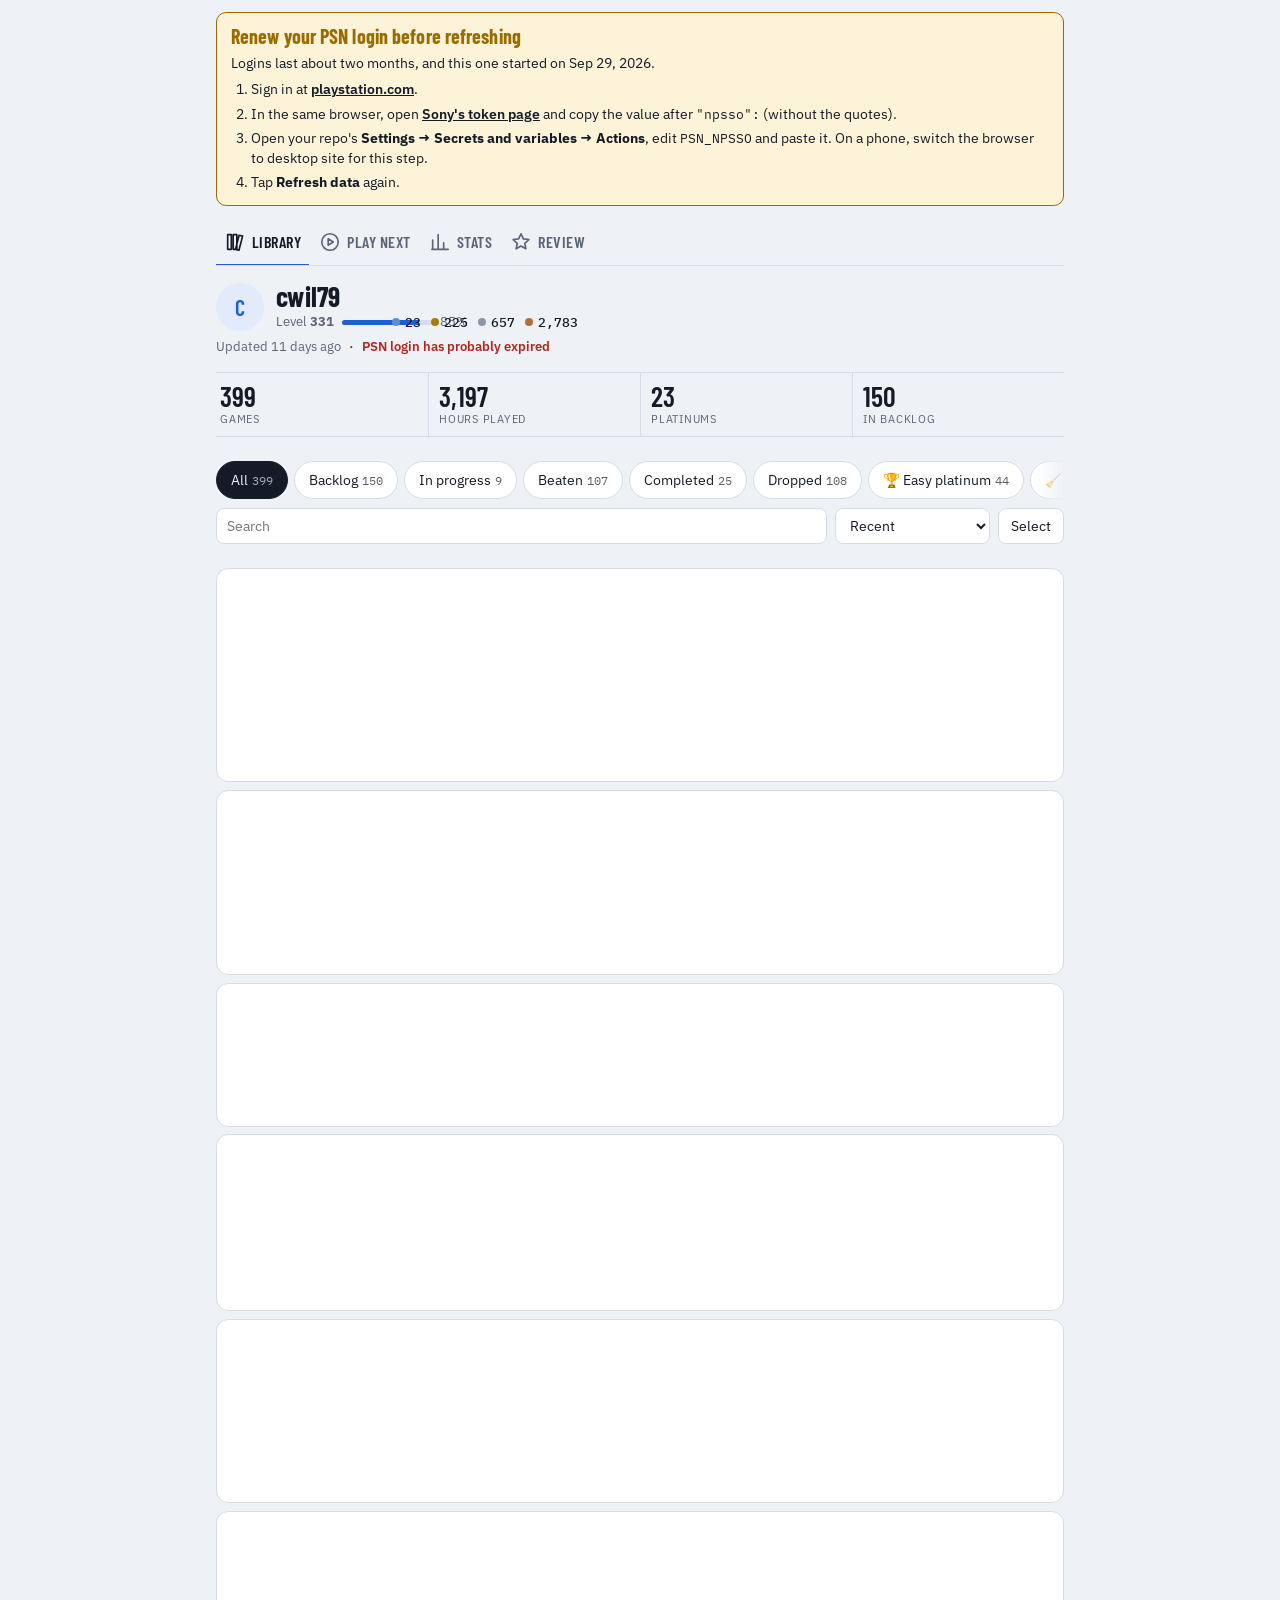
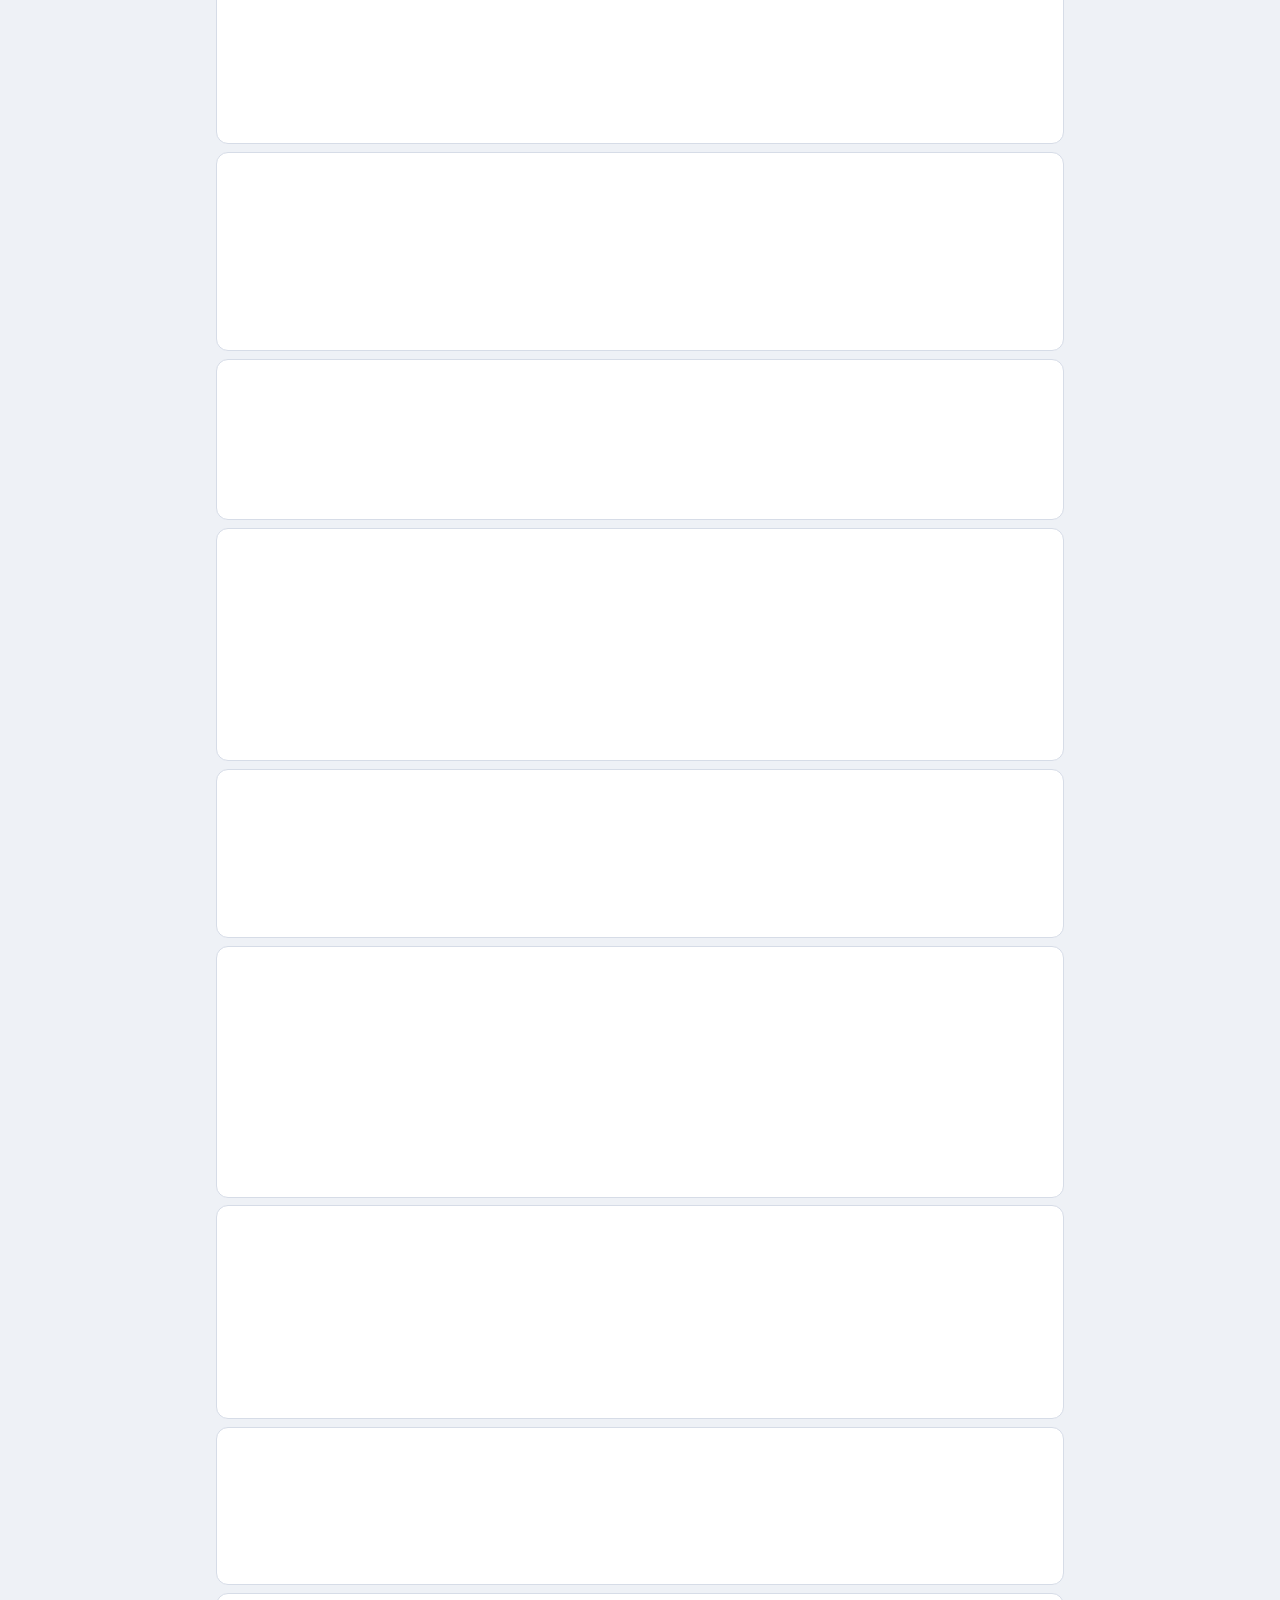
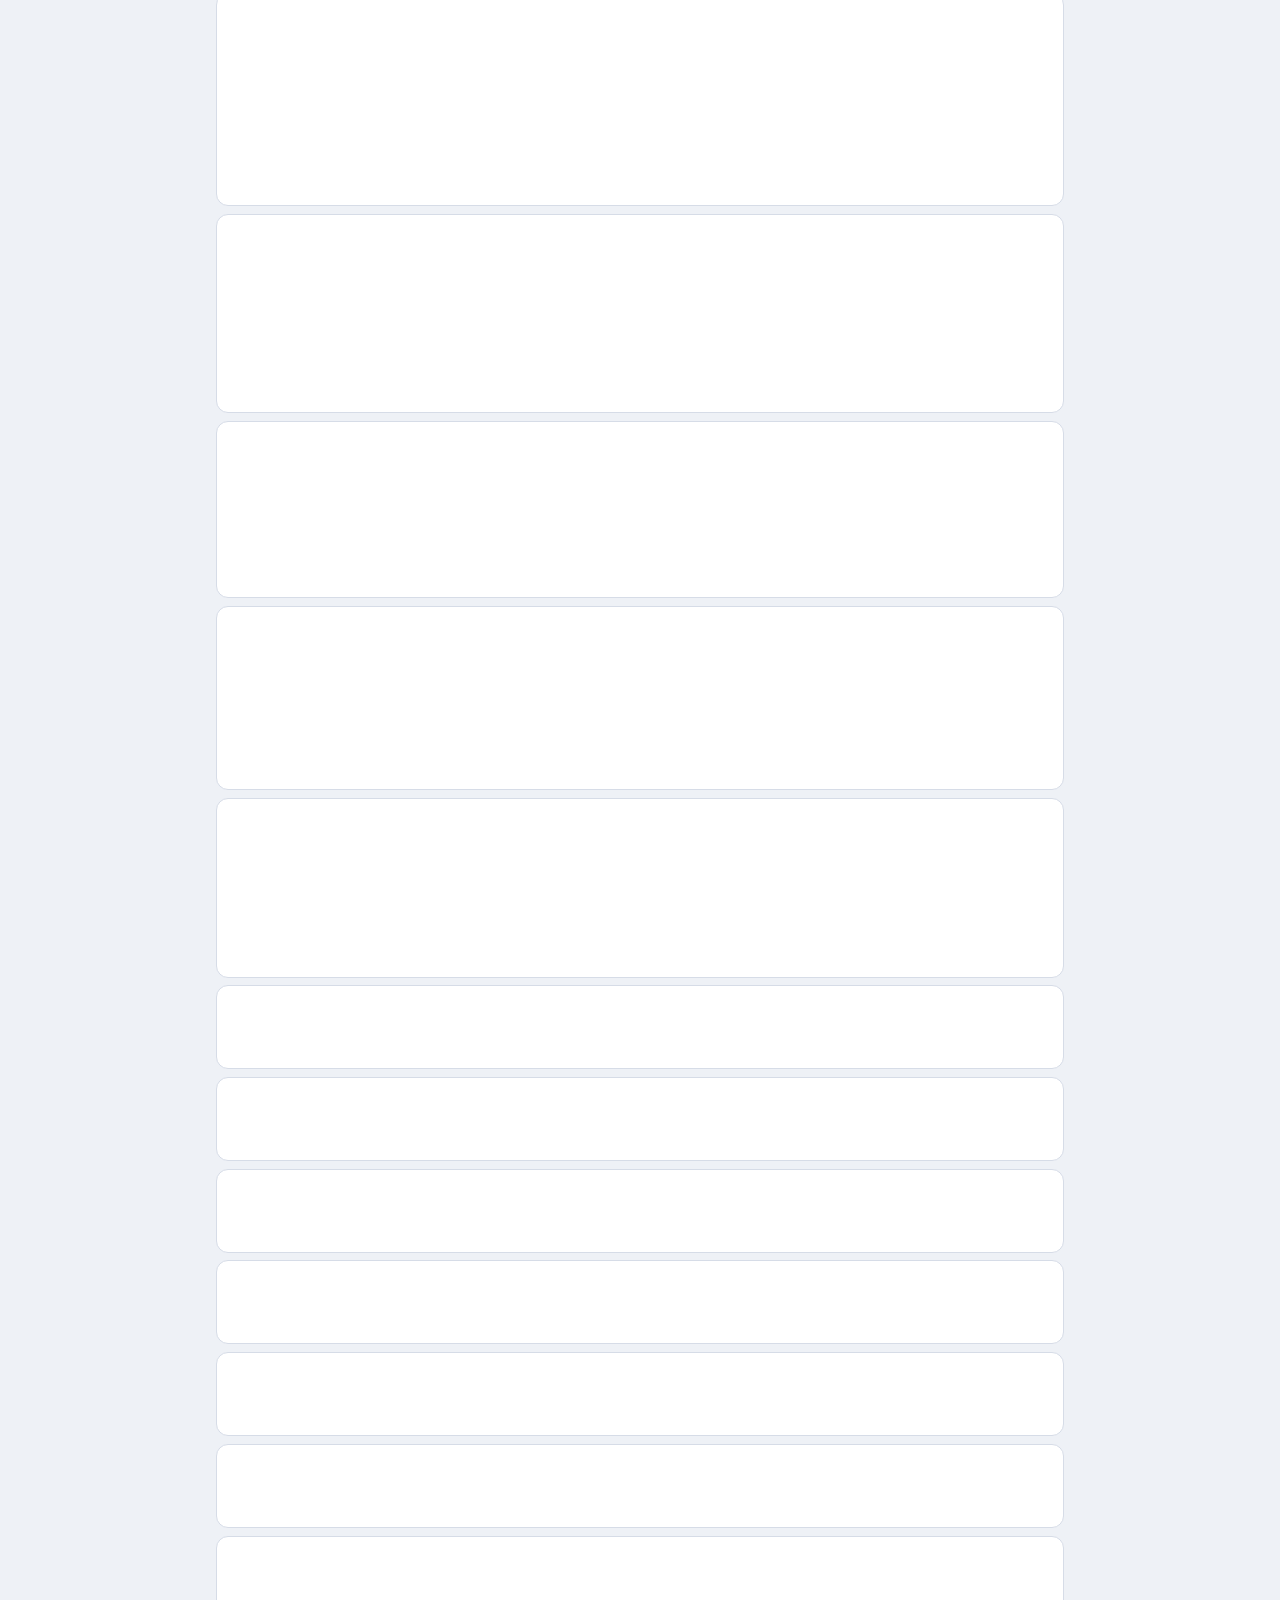
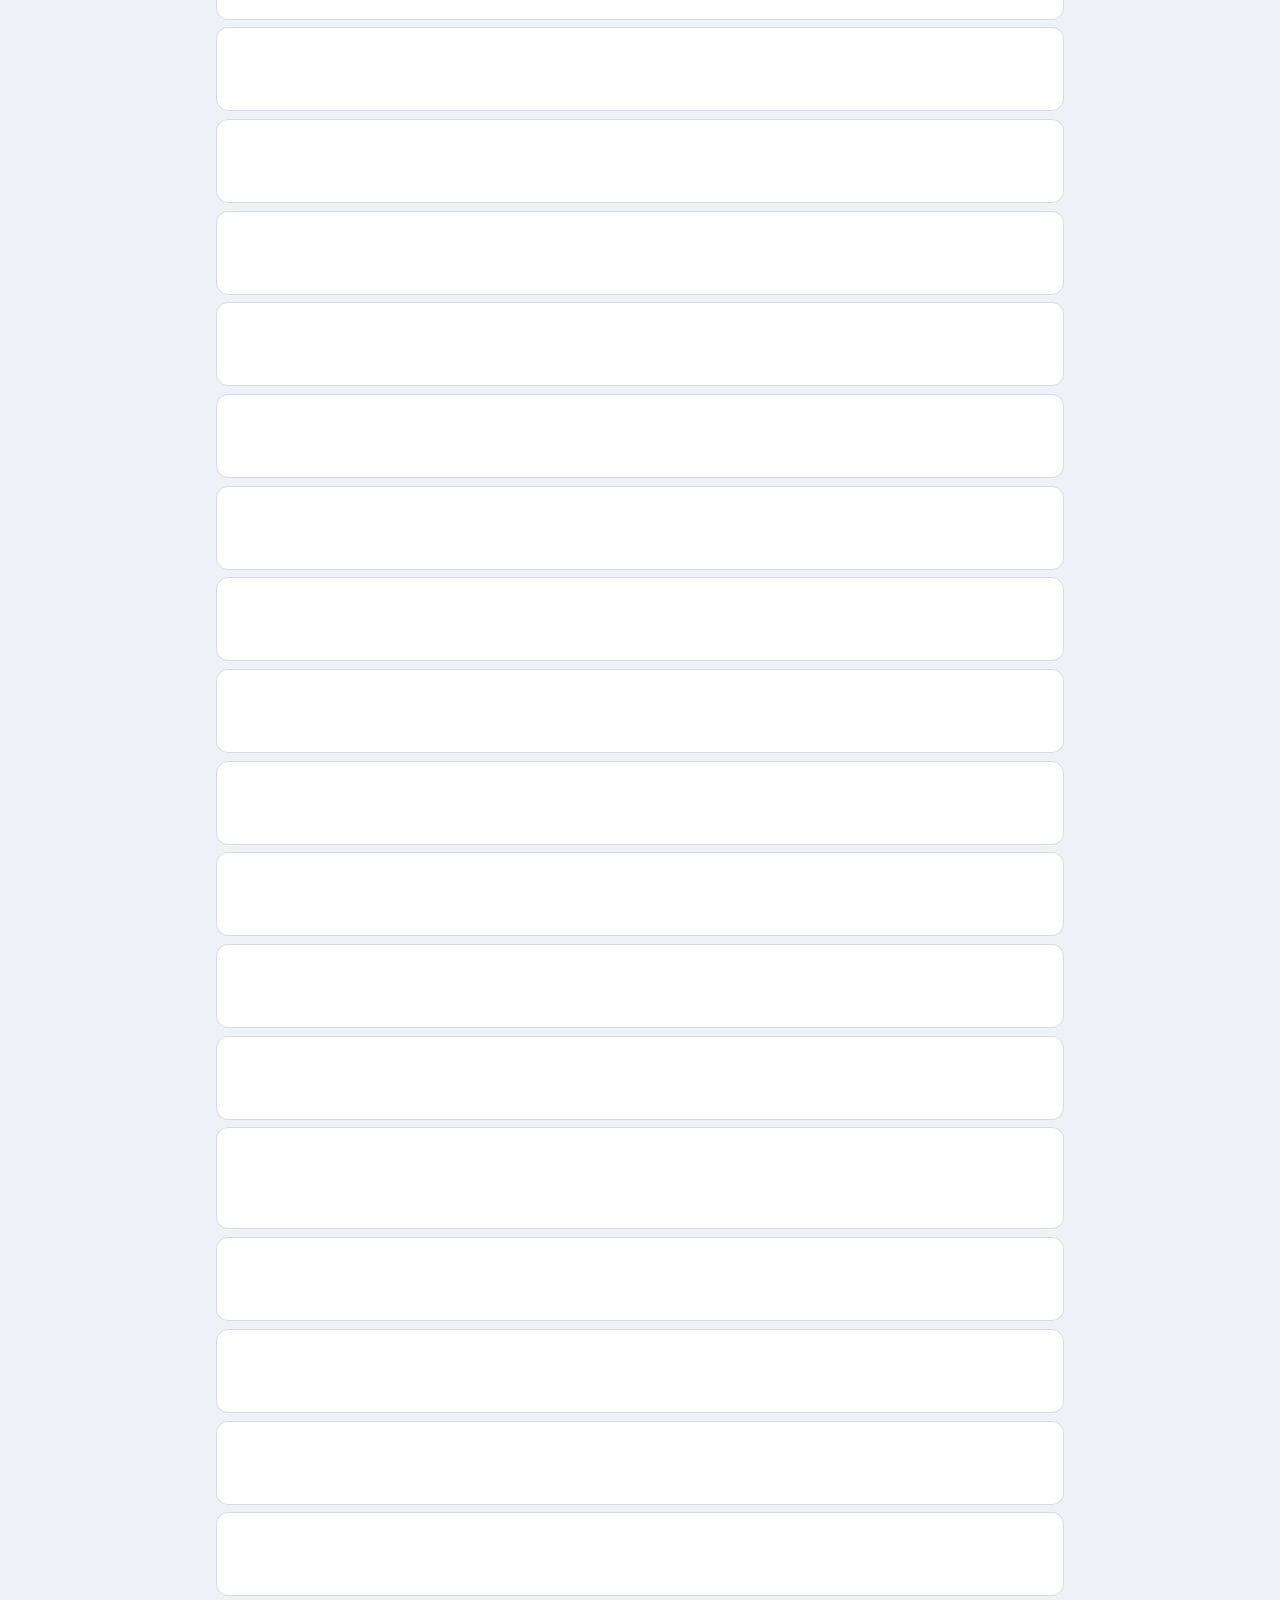
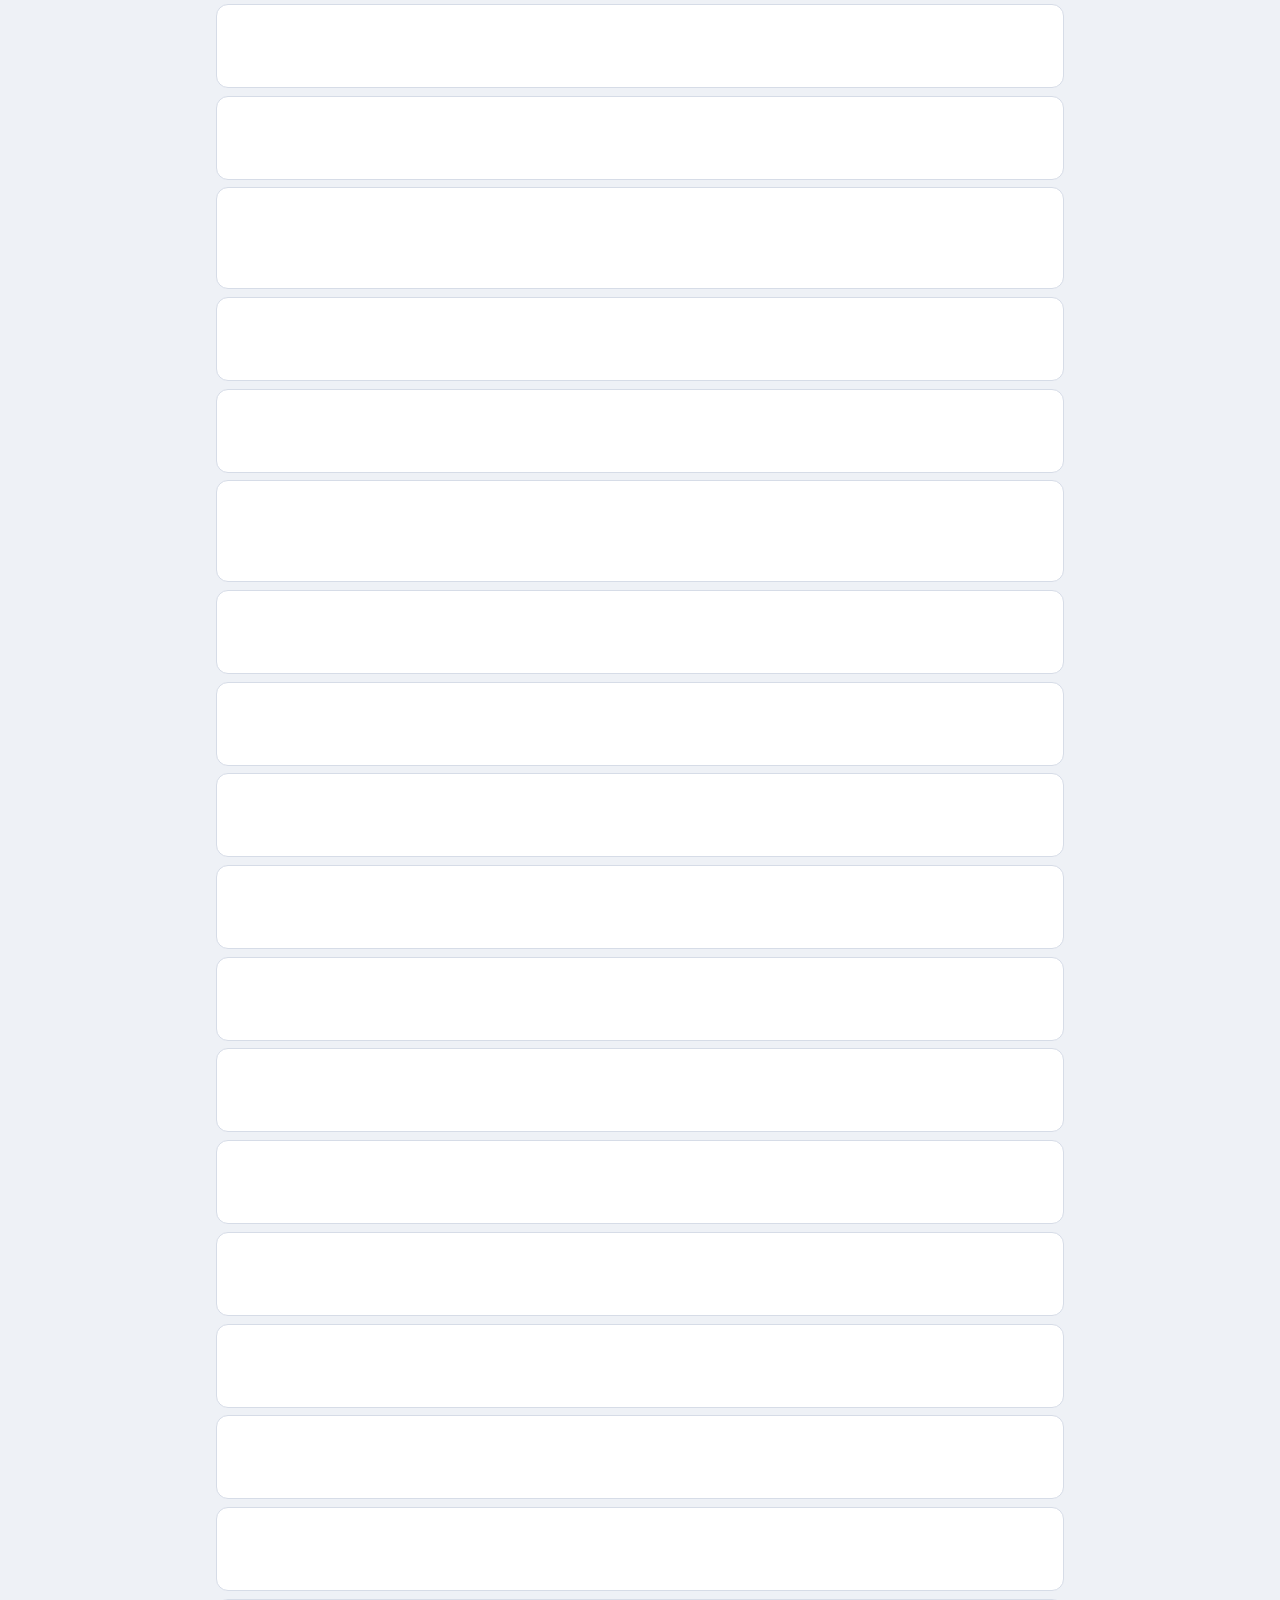
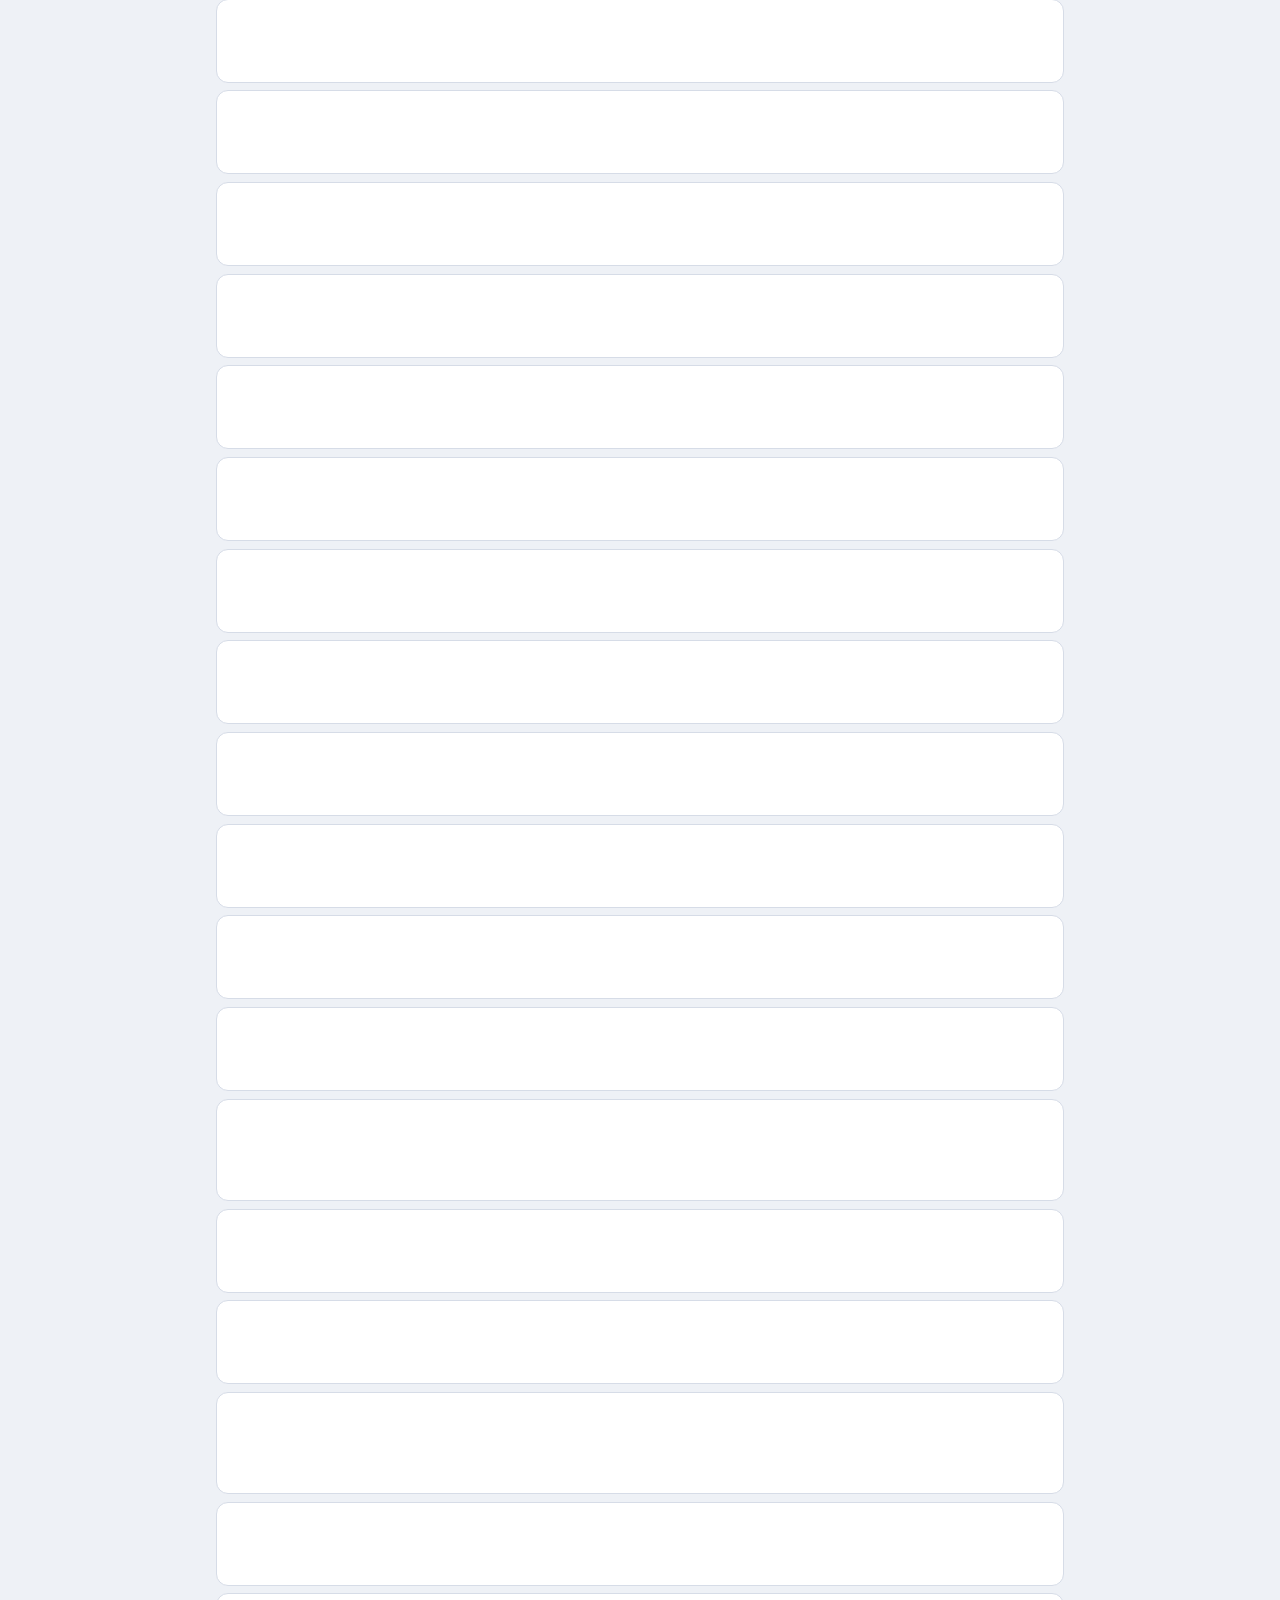
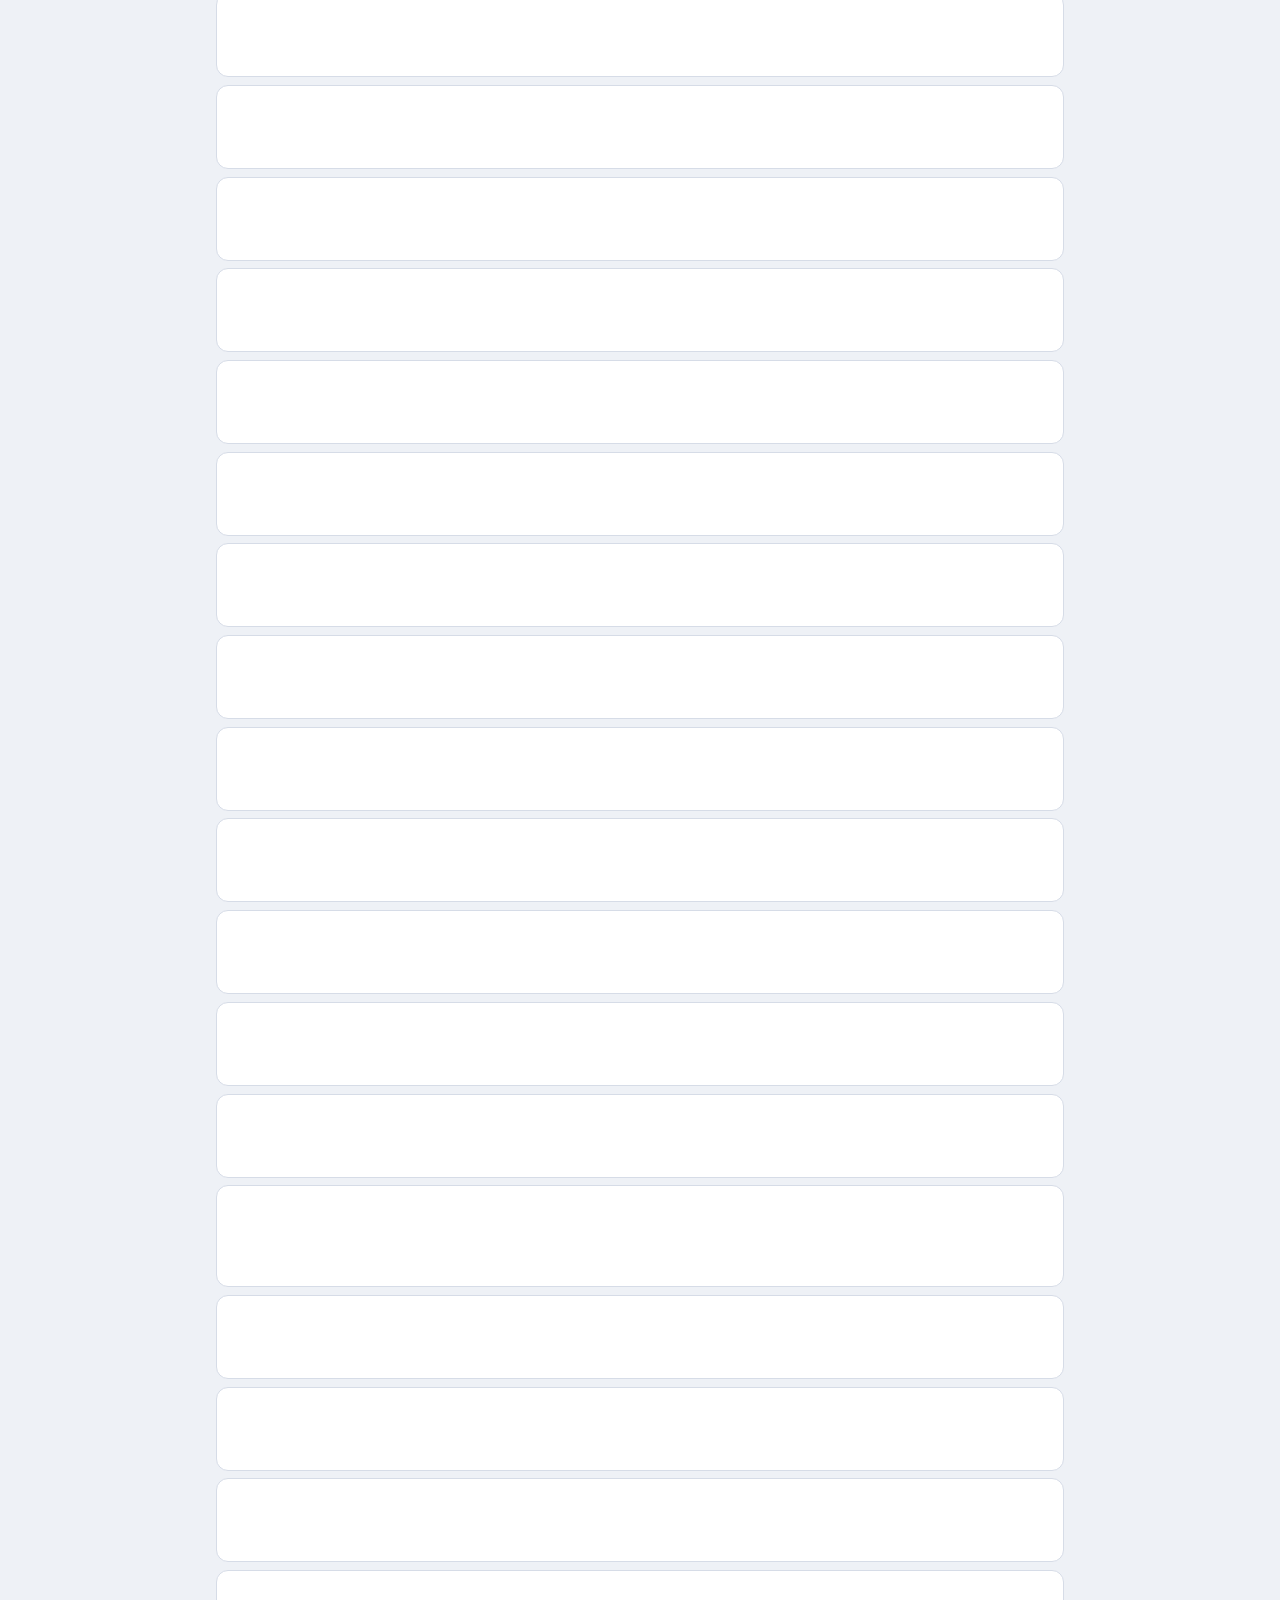
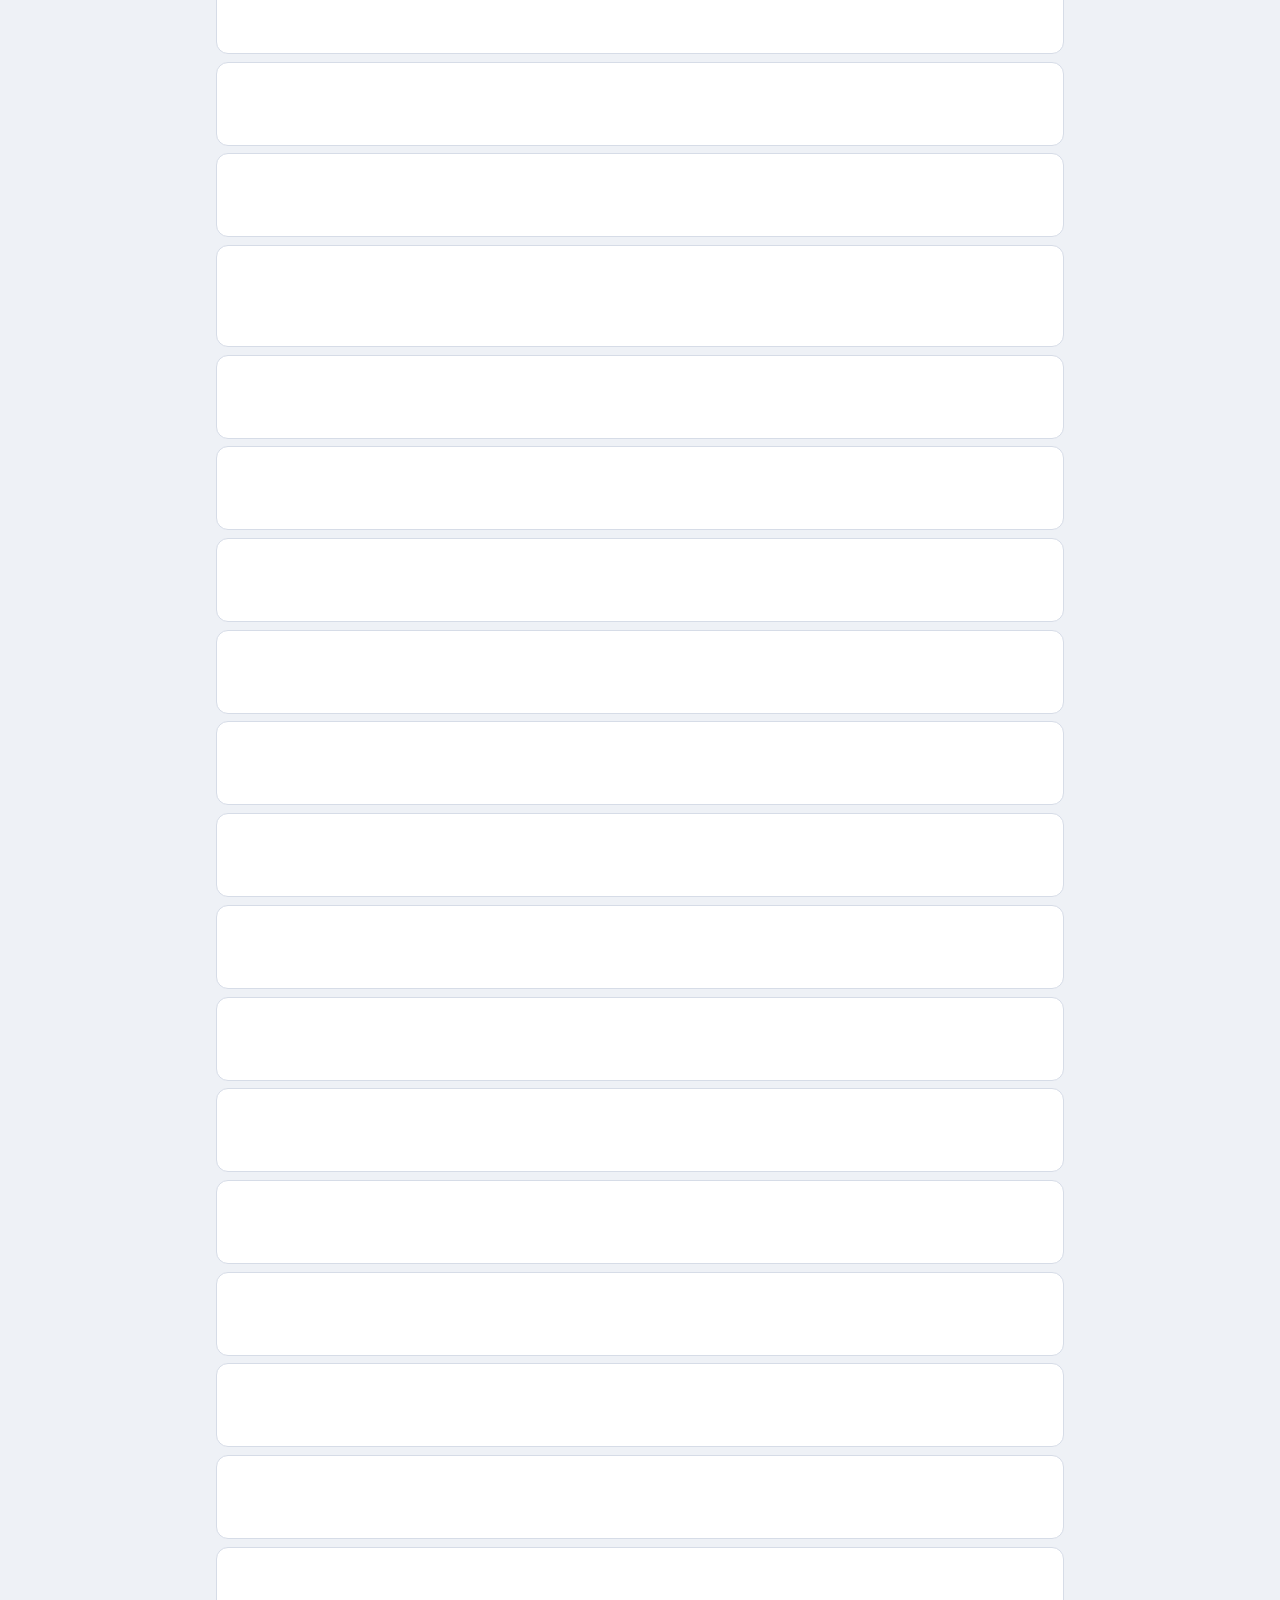
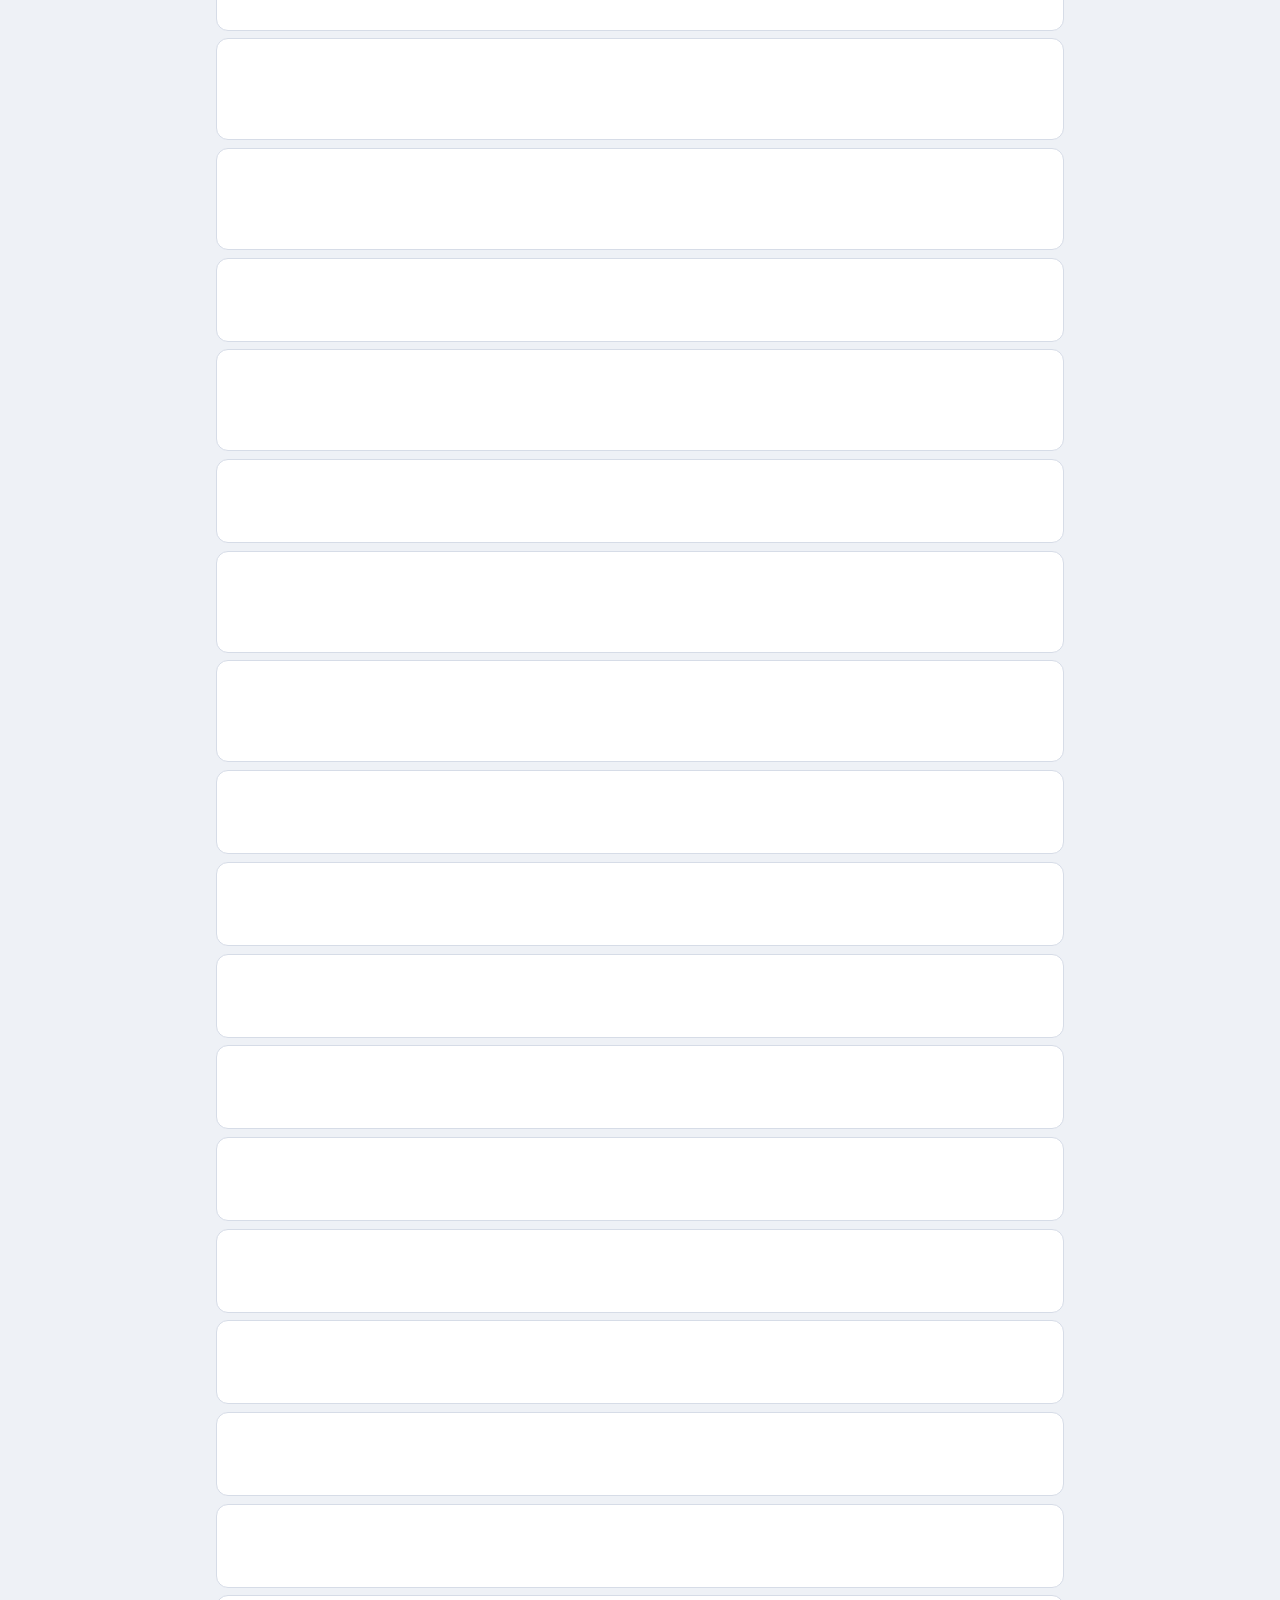
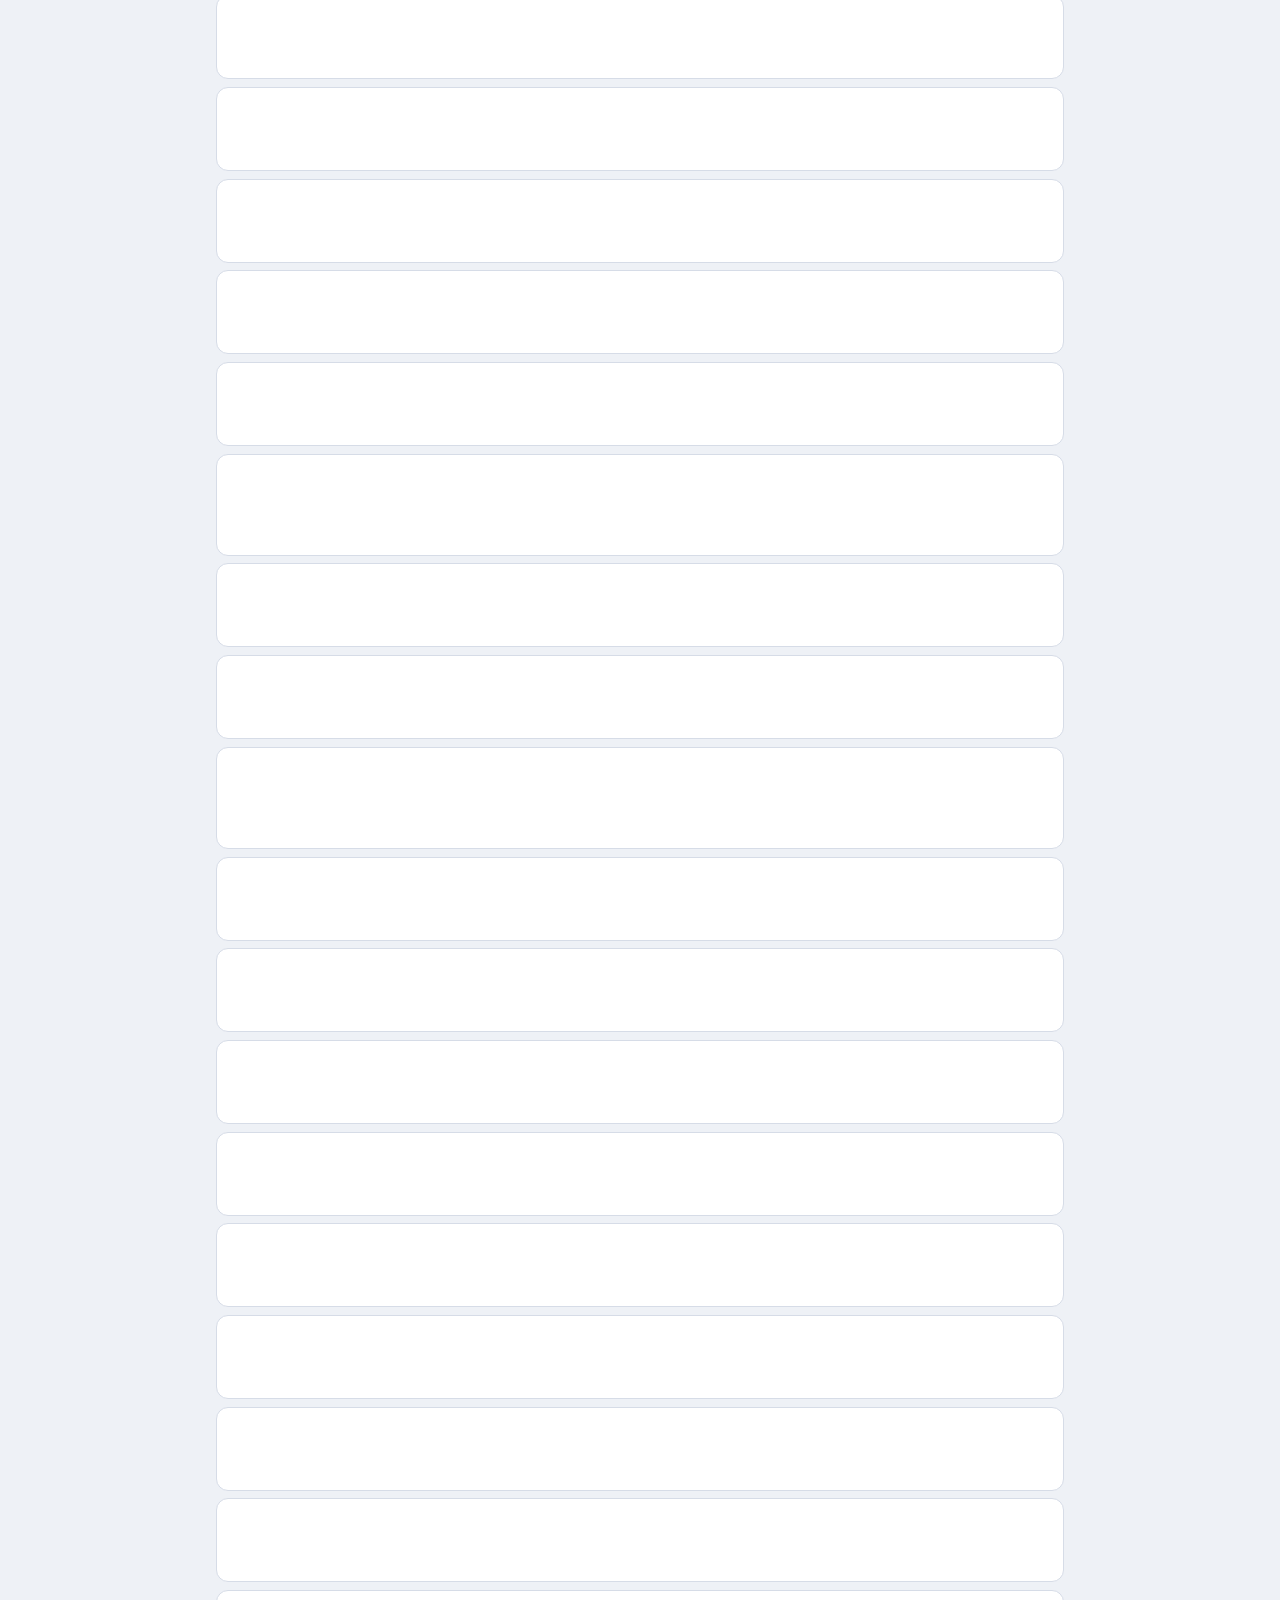
<file: docs/index.html>
<!doctype html>
<html lang="en">
<meta charset="utf-8">
<title>Game Shelf</title>
<meta name="viewport" content="width=device-width, initial-scale=1, viewport-fit=cover">
<meta name="apple-mobile-web-app-capable" content="yes">
<meta name="apple-mobile-web-app-title" content="Game Shelf">
<meta name="apple-mobile-web-app-status-bar-style" content="default">
<meta name="theme-color" content="#eef1f6" media="(prefers-color-scheme: light)">
<meta name="theme-color" content="#0e1320" media="(prefers-color-scheme: dark)">
<link rel="manifest" href="manifest.webmanifest">
<link rel="icon" href="icon-192.png" type="image/png">
<link rel="apple-touch-icon" href="apple-touch-icon.png">
<link rel="preconnect" href="https://fonts.googleapis.com">
<link rel="preconnect" href="https://fonts.gstatic.com" crossorigin>
<link rel="stylesheet" href="https://fonts.googleapis.com/css2?family=Barlow+Condensed:wght@500;600;700&family=IBM+Plex+Sans:wght@400;500;600&family=IBM+Plex+Mono:wght@400;500&display=swap">
<link rel="stylesheet" href="app.css">
<style>
/* Layout: profile strip → summary figures → sticky filter bar → one list of game rows that open into a detail panel */
.sample { background: var(--accent-soft); border: 1px solid var(--accent); border-radius: 8px; padding: 8px 12px; font-size: 13px; }
.alert { border: 1px solid; border-radius: 10px; padding: 12px 14px; display: grid; gap: 6px; font-size: 14px; }
.alert.bad { background: var(--bad-bg); border-color: var(--bad); }
.alert.warn { background: var(--warn-bg); border-color: var(--warn); }
.alert h2 { font-size: 20px; line-height: 1.1; }
.alert.bad h2 { color: var(--bad); } .alert.warn h2 { color: var(--warn); }
.alert ol { margin: 0; padding-left: 20px; display: grid; gap: 4px; }
.alert a { color: inherit; font-weight: 600; }
.alert code { font: 13px var(--mono); overflow-wrap: anywhere; }
.alert p { margin: 0; }
.expiry.soon { color: var(--warn); font-weight: 600; }
.expiry.past { color: var(--bad); font-weight: 600; }

/* profile */
.profile { display: grid; grid-template-columns: auto 1fr auto; gap: 6px 12px; align-items: center; }
.avatar { width: 48px; height: 48px; border-radius: 50%; background: var(--accent-soft); display: grid; place-items: center;
  font: 600 22px var(--display); color: var(--accent); overflow: hidden; flex: none; }
.avatar img { width: 100%; height: 100%; object-fit: cover; }
.who { min-width: 0; display: grid; gap: 3px; }
.who h1 { font-size: 28px; line-height: 1; letter-spacing: .01em; }
.who-row { display: flex; flex-wrap: wrap; gap: 4px 14px; align-items: center; }
.level { display: flex; gap: 8px; align-items: center; font-size: 13px; color: var(--muted); white-space: nowrap; }
.level .bar { flex: 0 0 90px; height: 5px; background: var(--line); border-radius: 3px; overflow: hidden; }
.level .bar i { display: block; height: 100%; background: var(--accent); }
.tiers { display: flex; gap: 10px; font: 500 13px var(--mono); }
.updated { grid-column: 1 / -1; display: flex; gap: 4px 10px; align-items: center; flex-wrap: wrap; font-size: 13px; color: var(--muted); }
.updated > span + span::before { content: "·"; margin-right: 8px; }
.updated { gap: 4px 8px !important; }
.refresh { color: var(--accent); font-weight: 600; text-decoration: none; border: 1px solid var(--accent); border-radius: 999px; padding: 6px 14px; align-self: start; white-space: nowrap; font-size: 13px; min-height: 32px; display: inline-flex; align-items: center; }
.refresh:hover { background: var(--accent-soft); }


/* controls */
.controls { position: sticky; top: var(--safe-top); z-index: 4; margin-inline: -16px; padding: 8px 16px; display: grid; gap: 8px;
  background: color-mix(in srgb, var(--bg) 92%, transparent); backdrop-filter: blur(8px); -webkit-backdrop-filter: blur(8px); }
.row2 { display: flex; gap: 8px; }
.controls > * { min-width: 0; }
.row2 input { flex: 1 1 0; width: 0; min-width: 0; }
.row2 input, .row2 select { background: var(--surface); border: 1px solid var(--line); border-radius: 8px; padding: 7px 10px; font-size: 14px; }
.row2 select { flex: 0 1 auto; min-width: 0; max-width: 40%; }

/* list */
.list { display: grid; gap: 8px; }
.game { background: var(--surface); border: 1px solid var(--line); border-radius: var(--radius); overflow: hidden; }
.game:not(.open) { content-visibility: auto; contain-intrinsic-size: auto 96px; }  /* only rows on screen are drawn: a 400-game list stays fast */
.game > button:active { background: var(--grid); }
.game.open { border-color: color-mix(in srgb, var(--accent) 45%, var(--line)); }
.game > button { all: unset; box-sizing: border-box; width: 100%; cursor: pointer; display: grid; grid-template-columns: 56px 1fr auto; gap: 12px; align-items: center; padding: 10px 12px; }
.game > button:focus-visible { outline: 2px solid var(--accent); outline-offset: -2px; }
.cover { width: 56px; height: 56px; border-radius: 8px; font-size: 18px; }
.main { min-width: 0; display: grid; gap: 4px; }
.name { font-weight: 600; line-height: 1.25; overflow-wrap: anywhere; }
.meta { display: flex; flex-wrap: wrap; gap: 4px 10px; align-items: center; font-size: 12.5px; color: var(--muted); }
.pill { font-size: 11px; font-weight: 600; letter-spacing: .04em; text-transform: uppercase; border-radius: 4px; padding: 1px 6px; border: 1px solid currentColor; }
.st-beaten { color: var(--st-beaten); } .st-dropped { color: var(--st-dropped); }
.st-completed { color: var(--st-done); } .st-started { color: var(--st-started); } .st-unplayed { color: var(--st-unplayed); }
.prog { display: flex; align-items: center; gap: 8px; font: 12px var(--mono); color: var(--muted); }
.prog .bar { flex: 1 1 auto; max-width: 220px; height: 5px; background: var(--line); border-radius: 3px; overflow: hidden; }
.prog .bar i { display: block; height: 100%; background: var(--accent); }
.prog.plat .bar i { background: var(--plat); }
.progs { display: grid; gap: 3px; }
.prog .lbl { flex: 0 0 3.2em; }
.prog.all .bar i { background: var(--muted); opacity: .7; }

/* scores on the right: your rating (outlined) next to Metacritic (filled), small labels under */
.scores { display: flex; gap: 6px; align-items: flex-start; }
.sc { display: grid; justify-items: center; gap: 1px; }
.sc small { font: 600 10.5px var(--body); letter-spacing: .06em; text-transform: uppercase; color: var(--muted); }
.myscore { width: 40px; height: 40px; border-radius: 7px; display: grid; place-items: center; padding: 0; font: 600 19px var(--display); line-height: 1; background: var(--surface); border: 2px solid; }
.myscore.good { color: var(--mc-good); } .myscore.mid { color: var(--mc-mid); } .myscore.bad { color: var(--mc-bad); }
.meta .plat { font-weight: 600; white-space: nowrap; }
.meta .plat.easy { color: var(--mc-good); } .meta .plat.medium { color: var(--mc-mid); } .meta .plat.hard { color: var(--mc-bad); }
.tlist { display: grid; gap: 8px; border-top: 1px solid var(--line); padding-top: 10px; }
.tlist > summary { cursor: pointer; list-style: none; display: flex; justify-content: space-between; align-items: center; gap: 8px; font-weight: 600; color: var(--accent); }
.tlist > summary::-webkit-details-marker { display: none; }
.tlist > summary::after { content: "▸"; } .tlist[open] > summary::after { content: "▾"; }
.tlist > summary .note { font-weight: 400; margin-right: auto; }
.tl-inner { display: grid; gap: 8px; margin-top: 8px; }
.tl-head { display: flex; flex-wrap: wrap; gap: 8px; align-items: center; }
.tl-head b { font: 600 18px var(--display); margin-right: auto; }
.tl-head select { background: var(--surface); border: 1px solid var(--line); border-radius: 8px; padding: 4px 8px; font-size: 13px; }
.tl-body { display: grid; gap: 10px; }
.tl-group { display: flex; justify-content: space-between; gap: 8px; font: 600 13px var(--body); color: var(--fg); border-bottom: 1px solid var(--line); padding: 8px 0 4px; }
.tl-group .num { font: 12px var(--mono); color: var(--muted); }
.tguide { font-size: 12px; color: var(--accent); text-decoration: none; }
.tguide:hover { text-decoration: underline; }
.tl-head .tguide { margin-right: auto; font-size: 13px; }
.tl-head b { margin-right: 0 !important; }
.dlc { display: grid; gap: 4px; background: var(--bg); border-radius: 8px; padding: 8px 10px; }
.dlc-row { display: grid; grid-template-columns: 1fr 70px 44px; gap: 8px; align-items: center; font-size: 13px; }
.dlc-row > span:first-child { min-width: 0; overflow-wrap: anywhere; }
.dlc-row .bar { height: 5px; background: var(--line); border-radius: 3px; overflow: hidden; }
.dlc-row .bar i { display: block; height: 100%; background: var(--accent); }
.dlc-row.done .bar i { background: var(--st-done); }
.dlc-row .num { font: 12px var(--mono); color: var(--muted); text-align: right; }
.tl-sub { font: 600 12px var(--body); color: var(--muted); text-transform: uppercase; letter-spacing: .08em; margin-top: 4px; }
.trophy { display: grid; grid-template-columns: 40px 1fr auto; gap: 10px; align-items: center; }
.trophy.got .ticon img { box-shadow: 0 0 0 2px var(--st-done); }
.tprog { display: flex; align-items: center; gap: 8px; margin-top: 5px; font-size: 12.5px; color: var(--muted); }
.tprog .bar { flex: 0 1 140px; height: 5px; background: var(--line); border-radius: 3px; overflow: hidden; }
.tprog .num { white-space: nowrap; }
.tprog .bar i { display: block; height: 100%; min-width: 2px; background: var(--accent); }
.trophy:not(.got) .ticon img { filter: grayscale(1); opacity: .6; }
.ticon { width: 40px; height: 40px; border-radius: 6px; overflow: hidden; background: var(--accent-soft); }
.ticon img { width: 100%; height: 100%; object-fit: cover; border-radius: 6px; }
.tname { min-width: 0; display: grid; gap: 1px; }
.tname b { font-weight: 600; font-size: 14px; line-height: 1.25; overflow-wrap: anywhere; }
.tname span, .tname summary { font-size: 12.5px; color: var(--muted); line-height: 1.35; }
.tname summary { cursor: pointer; }
.tmeta { text-align: right; font: 12px var(--mono); color: var(--muted); display: grid; gap: 2px; justify-items: end; }
.tmeta .rate { font-weight: 500; color: var(--fg); }
.tmeta .rate.ultra { color: var(--plat); }
.chip.torate[aria-pressed="false"] { border-color: var(--accent); color: var(--accent); }
.selbtn { background: var(--surface); border: 1px solid var(--line); border-radius: 8px; padding: 7px 12px; font-size: 14px; cursor: pointer; flex: none; }
.selbtn[aria-pressed="true"] { background: var(--fg); color: var(--bg); border-color: var(--fg); }
.cover { position: relative; }
.check { position: absolute; inset: 0; display: grid; place-items: center; background: color-mix(in srgb, var(--surface) 55%, transparent); }
.check::before { content: ""; width: 22px; height: 22px; border-radius: 50%; border: 2px solid var(--muted); background: var(--surface); box-sizing: border-box; }
.game.sel { border-color: var(--accent); box-shadow: 0 0 0 1px var(--accent); }
.game.sel .check::before { border-color: var(--accent); background: var(--accent) url("data:image/svg+xml,%3Csvg xmlns='http://www.w3.org/2000/svg' viewBox='0 0 24 24'%3E%3Cpath d='M6 12.5l4 4 8-9' fill='none' stroke='white' stroke-width='3' stroke-linecap='round' stroke-linejoin='round'/%3E%3C/svg%3E") center/16px no-repeat; }
.game.locked { opacity: .5; }
.game.locked .check::before { border-style: dashed; }
body.selecting .wrap { padding-bottom: 170px; }
.selbar { position: fixed; left: 0; right: 0; bottom: 0; z-index: 5; background: var(--surface); border-top: 1px solid var(--line);
  padding: 10px 16px calc(10px + env(safe-area-inset-bottom, 0px)); box-shadow: 0 -6px 20px rgba(0,0,0,.08); }
.selbar-in { max-width: 880px; margin: 0 auto; display: grid; gap: 8px; }
.selrow { display: flex; flex-wrap: wrap; gap: 8px; align-items: center; }
.selrow b { font: 600 18px var(--display); margin-right: auto; }
.selrow .lnk { background: none; border: 0; color: var(--accent); font-size: 13.5px; font-weight: 600; cursor: pointer; padding: 4px 2px; }
.selrow a.act, .selrow span.act { text-decoration: none; border: 1px solid var(--line); border-radius: 999px; padding: 6px 14px; font-size: 14px; font-weight: 600; color: var(--fg); }
.selrow a.act.beaten { border-color: var(--st-beaten); color: var(--st-beaten); }
.selrow a.act.dropped { border-color: var(--st-dropped); color: var(--st-dropped); }
.selrow span.act { opacity: .45; }
.parts { display: inline-flex; flex-wrap: wrap; gap: 6px; align-items: center; font-size: 13.5px; font-weight: 600; }
.selrow a.act.visited { opacity: .5; }
.selnote { font-size: 12.5px; color: var(--muted); margin: 0; }
.list > .empty { text-align: center; padding: 32px 0; }
@media (max-width: 420px) { .game > button { grid-template-columns: 48px 1fr auto; gap: 10px; padding: 10px; } .cover { width: 48px; height: 48px; }
  .scores { gap: 4px; } .scores .mc, .myscore { width: 36px; height: 36px; font-size: 17px; } }
.tidytag { font-size: 12px; font-weight: 600; color: var(--muted); }
</style>

<main class="wrap" id="main">
  <div class="sample" id="sample" hidden>Showing <b>sample data</b>. Your own games appear here after the first successful refresh on GitHub.</div>
  <section class="alert" id="alert" hidden></section>
  <nav class="tabs" aria-label="Main"><a href="index.html" aria-current="page"><svg viewBox="0 0 24 24" aria-hidden="true"><path d="M4 4h4v16H4zM10 4h4v16h-4zM16.5 4.6l3.8 1 -4 15.4 -3.8 -1z"/></svg><span>Library</span></a><a href="play.html"><svg viewBox="0 0 24 24" aria-hidden="true"><circle cx="12" cy="12" r="9"/><path d="M10 8.5v7l5.5-3.5z"/></svg><span>Play next</span></a><a href="stats.html"><svg viewBox="0 0 24 24" aria-hidden="true"><path d="M4 20V10M10 20V4M16 20v-7M21 20H3"/></svg><span>Stats</span></a><a href="review.html"><svg viewBox="0 0 24 24" aria-hidden="true"><path d="M12 3l2.6 5.6 6 .7-4.5 4.1 1.2 6L12 16.4 6.7 19.4l1.2-6L3.4 9.3l6-.7z"/></svg><span>Review</span></a></nav>

  <header class="profile">
    <div class="avatar" id="avatar"></div>
    <div class="who">
      <h1 id="psnName">—</h1>
      <div class="who-row"><div class="level"><span>Level <b class="num" id="lvl">–</b></span><span class="bar"><i id="lvlBar"></i></span><span class="num" id="lvlPct"></span></div>
        <div class="tiers" id="tiers"></div></div>
    </div>
    <a class="refresh" id="refresh" target="_blank" rel="noopener" hidden>Refresh data</a>
    <div class="updated"><span id="updated"></span><span class="expiry" id="expiry" hidden></span></div>
  </header>

  <section class="figures" id="figures"></section>

  <div class="controls">
    <div class="chips" id="chips" role="group" aria-label="Filter by status"></div>
    <div class="row2">
      <input id="q" type="search" placeholder="Search" aria-label="Search games">
      <select id="sort" aria-label="Sort by">
        <option value="recent">Recent</option>
        <option value="metacritic">Metacritic</option>
        <option value="hours">Hours</option>
        <option value="progress">Progress</option>
        <option value="left">Trophies left</option>
        <option value="beat">Time to beat</option>
        <option value="platEasy">Easiest platinum</option>
        <option value="platShort">Shortest platinum</option>
        <option value="name">Name</option>
      </select>
      <button class="selbtn" id="selectBtn" aria-pressed="false">Select</button>
    </div>
  </div>

  <div class="list" id="list" aria-label="Games"></div>
</main>
<div class="selbar" id="selbar" hidden><div class="selbar-in" id="selbarIn"></div>
</div>

<script src="gamepanel.js"></script>
<script>
const SAMPLE = {
  generated_at: "2026-09-27T19:12:00+00:00",
  login: { since: new Date(Date.now() - 51 * 864e5).toISOString(), expires_estimate: new Date(Date.now() + 9 * 864e5).toISOString() },
  profile: { online_id: "SampleGamer", avatar: null, trophy_level: 412, level_progress: 63,
    earned: { platinum: 14, gold: 131, silver: 402, bronze: 1618 } },
  games: [
    g("Astro Bot", ["PS5"], 22.4, 100, [44,5,1,1], [44,5,1,1], 94, ["Platformer"], "2024-09-06", "2026-09-20"),
    g("Elden Ring", ["PS5"], 118.2, 71, [30,8,2,0], [32,9,9,1], 96, ["Action", "RPG"], "2022-02-25", "2026-09-26"),
    g("Final Fantasy VII Rebirth", ["PS5"], 64.0, 38, [25,4,1,0], [60,12,8,1], 92, ["RPG"], "2024-02-29", "2026-08-30"),
    g("Ghost of Tsushima", ["PS4", "PS5"], 58.7, 100, [39,10,2,1], [39,10,2,1], 87, ["Action", "Adventure"], "2020-07-17", "2025-11-02"),
    g("Returnal", ["PS5"], 14.1, 22, [8,2,0,0], [23,11,1,1], 86, ["Action", "Shooter"], "2021-04-30", "2025-03-14"),
    g("Stray", ["PS5"], 0, null, null, null, 83, ["Adventure"], "2022-07-19", null, true),
    g("Horizon Forbidden West", ["PS4", "PS5"], 0, null, null, null, 88, ["Action", "RPG"], "2022-02-18", null, true),
    g("Death Stranding Director's Cut", ["PS5"], 0, null, null, null, 85, ["Action"], "2021-09-24", null, true),
    g("Kena: Bridge of Spirits", ["PS5"], 0, null, null, null, 81, ["Adventure"], "2021-09-21", null, true),
    g("Uncharted 2: Among Thieves", ["PS3"], 0, 54, [28,6,2,0], [36,10,5,1], 96, ["Action"], "2009-10-13", "2012-06-02", false),
    g("Gran Turismo 7", ["PS5"], 41.5, 49, [20,9,3,0], [36,15,5,1], 87, ["Racing"], "2022-03-04", "2026-07-18"),
    g("Sackboy: A Big Adventure", ["PS5"], 3.2, 8, [4,0,0,0], [39,10,4,1], 79, ["Platformer"], "2020-11-12", "2024-12-26"),
  ]
};
const SAMPLE_HLTB = { "Elden Ring": [59, 100, 134], "Astro Bot": [11, 15, 21], "Stray": [5, 6.5, 9], "Horizon Forbidden West": [30, 58, 91],
  "Final Fantasy VII Rebirth": [45, 74, 107], "Death Stranding Director's Cut": [43, 61, 104], "Kena: Bridge of Spirits": [10, 12.5, 23], "Returnal": [22, 33, 53] };
const SAMPLE_FLAGS = { "Returnal": { flag: "dropped", at: "2025-06-01T10:00:00Z" }, "Gran Turismo 7": { flag: "beaten", at: "2026-07-20T10:00:00Z" } };
SAMPLE.games.forEach(x => { const h = SAMPLE_HLTB[x.name]; if (h) x.hltb = { main: h[0], extra: h[1], complete: h[2] }; });
function g(name, platforms, hours, progress, earned, defined, metacritic, genres, released, last, owned = true) {
  const t = a => a && { bronze: a[0], silver: a[1], gold: a[2], platinum: a[3] };
  const e = t(earned), d = t(defined), sum = o => o ? Object.values(o).reduce((x, y) => x + y, 0) : 0;
  const platinum = !!(e && e.platinum);
  return { name, platforms, hours, progress, earned: e, defined: d, metacritic, genres, released,
    owned, image: null, last_activity: last, last_played: platforms.includes("PS3") ? null : last, first_played: null, last_trophy: progress ? last : null,
    acquired: owned ? released : null, trophies_earned: sum(e), trophies_total: sum(d), platinum,
    status: platinum || progress === 100 ? "completed" : (hours > 0 || progress > 0) ? "started" : "unplayed" };
}

const TIERS = ["platinum", "gold", "silver", "bronze"];
const STATUS = { all: "All", unplayed: "Backlog", started: "In progress", beaten: "Beaten", completed: "Completed", dropped: "Dropped" };
const STATUS_LABEL = { unplayed: "Backlog", started: "In progress", beaten: "Beaten", completed: "Completed", dropped: "Dropped" };

/* Your Beaten / Dropped flags, saved in flags.json. Automatic rules:
   - platinum earned or 100% trophies -> Completed wins over any flag
   - Dropped, but new playtime or a trophy after the date you dropped it -> back to its normal status */
function applyFlags(games, flags) {
  for (const x of games) {
    x.base_status = x.base_status || x.status;
    const f = flags[x.name] || (x.aliases || []).map(n => flags[n]).find(Boolean);  // flags saved under an older name
    x.flag = null;
    x.status = x.base_status;
    if (!f || x.base_status === "completed") continue;
    if (f.flag === "dropped" && x.last_activity && new Date(x.last_activity) > new Date(f.at)) continue;
    x.flag = f; x.status = f.flag;
  }
}
const $ = id => document.getElementById(id);
let DATA, state = { status: "all", q: "", sort: "recent", open: null, selecting: false, sel: new Set(), tfilter: "all", tsort: "order", twhen: "any", topen: false };
try { Object.assign(state, JSON.parse(localStorage.getItem("shelf") || "{}"), { q: "", open: null }); } catch {}

const esc = s => String(s ?? "").replace(/[&<>"']/g, c => ({ "&": "&amp;", "<": "&lt;", ">": "&gt;", '"': "&quot;", "'": "&#39;" }[c]));
const initials = s => (s || "?").replace(/[^A-Za-z0-9 ]/g, "").split(/\s+/).filter(Boolean).slice(0, 2).map(w => w[0]).join("").toUpperCase();
const fmtDate = s => s ? new Date(s).toLocaleDateString(undefined, { year: "numeric", month: "short", day: "numeric" }) : "—";
function ago(s) {
  const d = (Date.now() - new Date(s)) / 864e5;
  if (d < 1 / 24) return "just now";
  if (d < 1) return Math.round(d * 24) + " h ago";
  if (d < 45) return Math.round(d) + (Math.round(d) === 1 ? " day ago" : " days ago");
  return fmtDate(s);
}
const pic = (url, name, cls) => url
  ? `<img src="${esc(url)}" alt="" loading="lazy" onerror="this.replaceWith(document.createTextNode('${initials(name)}'))">`
  : initials(name);
const mcClass = m => m == null ? "none" : m >= 75 ? "good" : m >= 50 ? "mid" : "bad";

function refreshUrl() {
  const h = location.hostname;
  if (!h.endsWith(".github.io")) return null;
  const owner = h.split(".")[0], repo = location.pathname.split("/").filter(Boolean)[0] || `${owner}.github.io`;
  return `https://github.com/${owner}/${repo}/actions/workflows/refresh.yml`;
}

function repoUrl() { const u = refreshUrl(); return u && u.split("/actions/")[0]; }

function renewSteps() {
  const repo = repoUrl();
  const secrets = repo
    ? `<a href="${repo}/settings/secrets/actions" target="_blank" rel="noopener">your repo's secrets</a>`
    : "your repo's <b>Settings → Secrets and variables → Actions</b>";
  return `<ol>
    <li>Sign in at <a href="https://www.playstation.com" target="_blank" rel="noopener">playstation.com</a>.</li>
    <li>In the same browser, open <a href="https://ca.account.sony.com/api/v1/ssocookie" target="_blank" rel="noopener">Sony's token page</a> and copy the value after <code>"npsso":</code> (without the quotes).</li>
    <li>Open ${secrets}, edit <code>PSN_NPSSO</code> and paste it. On a phone, switch the browser to desktop site for this step.</li>
    <li>Tap <b>Refresh data</b> again.</li>
  </ol>`;
}

function renderLogin() {
  const L = DATA.login || {}, box = $("alert"), exp = $("expiry");
  box.hidden = true; exp.hidden = true;
  if (L.error === "login_expired") {
    box.className = "alert bad"; box.hidden = false;
    box.innerHTML = `<h2>PSN login expired</h2>
      <p>The refresh on ${fmtDate(L.failed_at)} couldn't sign in to PlayStation. ${DATA.isSample ? "" : "You're seeing data from the last successful refresh."} Renew the login in about a minute:</p>${renewSteps()}`;
    return;
  }
  if (L.error === "fetch_failed") {
    box.className = "alert warn"; box.hidden = false;
    box.innerHTML = `<h2>Last refresh failed</h2>
      <p>On ${fmtDate(L.failed_at)} PlayStation's servers returned an error, so this is the data from the last successful refresh. Try again later. If it keeps failing, see "When something goes wrong" in the README.</p>
      <p><code>${esc(L.message || "")}</code></p>`;
    return;
  }
  if (L.expires_estimate) {
    const days = Math.round((new Date(L.expires_estimate) - Date.now()) / 864e5);
    exp.hidden = false;
    if (days < 0) {
      exp.className = "expiry past"; exp.textContent = "PSN login has probably expired";
      box.className = "alert warn"; box.hidden = false;
      box.innerHTML = `<h2>Renew your PSN login before refreshing</h2><p>Logins last about two months, and this one started on ${fmtDate(L.since)}.</p>${renewSteps()}`;
    } else {
      exp.className = "expiry" + (days <= 14 ? " soon" : "");
      exp.textContent = `PSN login: ${days} day${days === 1 ? "" : "s"} left`;
      exp.title = `Login in use since ${fmtDate(L.since)}. Estimate based on Sony's usual two-month limit.`;
    }
  }
}

function renderHeader() {
  const p = DATA.profile, games = DATA.games;
  $("psnName").textContent = p.online_id;
  $("avatar").innerHTML = pic(p.avatar, p.online_id);
  $("lvl").textContent = p.trophy_level;
  $("lvlBar").style.width = (p.level_progress || 0) + "%";
  $("lvlPct").textContent = (p.level_progress || 0) + "%";
  $("tiers").innerHTML = TIERS.map(t => `<span class="tier" title="${t}"><span class="dot d-${t}"></span><span class="num">${p.earned[t].toLocaleString()}</span></span>`).join("");
  $("updated").textContent = "Updated " + ago(DATA.generated_at);
  const url = refreshUrl();
  if (url) { $("refresh").href = url; $("refresh").hidden = false; }

  const hours = games.reduce((a, x) => a + (x.hours || 0), 0);
  const backlog = games.filter(x => x.status === "unplayed" && x.owned).length;
  const plats = games.filter(x => x.platinum).length;
  const figs = [[games.length, "Games"], [Math.round(hours).toLocaleString(), "Hours played"], [plats, "Platinums"], [backlog, "In backlog"]];
  $("figures").innerHTML = figs.map(([v, l]) => `<div class="fig"><b class="num">${v}</b><span>${l}</span></div>`).join("");
}

// Finished (platinum, 100% or Beaten) but not rated yet
const toRate = x => (x.status === "completed" || x.status === "beaten") && !ratingOf(x);
function renderChips() {
  const count = s => s === "all" ? DATA.games.length : s === "torate" ? DATA.games.filter(toRate).length : s === "easyplat" ? DATA.games.filter(easyPlat).length : s === "tidied" ? DATA.games.filter(tidied).length : DATA.games.filter(x => x.status === s).length;
  const chips = { ...STATUS, ...(count("easyplat") ? { easyplat: "🏆 Easy platinum" } : {}), ...(count("tidied") ? { tidied: "🧹 Tidy-up" } : {}), ...(count("torate") ? { torate: "To rate" } : {}) };
  if (["torate", "easyplat", "tidied"].includes(state.status) && !count(state.status)) state.status = "all";
  $("chips").innerHTML = Object.entries(chips).map(([k, v]) =>
    `<button class="chip${k === "torate" ? " torate" : ""}" data-s="${k}" aria-pressed="${state.status === k}">${v}<small>${count(k)}</small></button>`).join("");
}

const beatTime = x => x.hltb?.extra || x.hltb?.main || null;   // HowLongToBeat Main + Extras (Main Story if missing)
const SORTS = {
  recent: (a, b) => (b.last_activity || b.acquired || "").localeCompare(a.last_activity || a.acquired || ""),
  metacritic: (a, b) => (b.metacritic ?? -1) - (a.metacritic ?? -1),
  hours: (a, b) => (b.hours || 0) - (a.hours || 0),
  progress: (a, b) => (b.progress ?? -1) - (a.progress ?? -1),
  beat: (a, b) => (beatTime(a) ?? 1e9) - (beatTime(b) ?? 1e9),
  left: (a, b) => (b.trophies_total - b.trophies_earned) - (a.trophies_total - a.trophies_earned),
  name: (a, b) => a.name.localeCompare(b.name),
  // platinum from trophy guides; games without a guide rating, or already platinum, go last
  platEasy: (a, b) => (platOf(a)?.difficulty ?? 99) - (platOf(b)?.difficulty ?? 99) || (platOf(a)?.hours ?? 999) - (platOf(b)?.hours ?? 999),
  platShort: (a, b) => (platOf(a)?.hours ?? 9999) - (platOf(b)?.hours ?? 9999) || (platOf(a)?.difficulty ?? 99) - (platOf(b)?.difficulty ?? 99),
};
const platOf = x => x.platinum || x.base_status === "completed" ? null : GP.diffOf(x)?.combined || null;
let TIDIED = new Map();
const tidied = x => TIDIED.has(x.name) && (TIDIED.get(x.name).act === "Kept" || x.status === "dropped");   // undone drops leave the filter
const tidyTag = x => state.status === "tidied" && tidied(x) ? `<span class="tidytag">${TIDIED.get(x.name).act} in tidy-up</span>` : "";
// "Easy platinum": rated 3.5/10 or less by the guides, not finished and not dropped
const easyPlat = x => x.status !== "dropped" && platOf(x)?.difficulty != null && platOf(x).difficulty <= 3.5;

function visibleRows() {
  const q = state.q.trim().toLowerCase();
  return DATA.games
    .filter(x => state.status === "all" || (state.status === "torate" ? toRate(x) : state.status === "easyplat" ? easyPlat(x) : state.status === "tidied" ? tidied(x) : x.status === state.status))
    .filter(x => !q || x.name.toLowerCase().includes(q) || (x.genres || []).some(gn => gn.toLowerCase().includes(q)))
    .sort(SORTS[state.sort]);
}

function renderList() {
  const rows = visibleRows();
  renderSelBar();
  if (!rows.length) { $("list").innerHTML = `<p class="empty">No games match this filter.</p>`; return; }
  $("list").innerHTML = rows.map((x, i) => {
    const id = "g" + DATA.games.indexOf(x), open = !state.selecting && state.open === id;
    const locked = state.selecting && x.base_status === "completed", picked = state.selecting && state.sel.has(id);
    // games with DLC trophies get two bars: what the platinum needs (base game) and everything, DLC included
    const prog = !x.defined ? `<div class="prog">No trophies yet</div>`
      : x.base ? `<div class="progs"><div class="prog${x.platinum ? " plat" : ""}"><span class="lbl">${x.defined.platinum ? "Plat" : "Base"}</span><span class="bar"><i style="width:${x.base.pct}%"></i></span><span class="num">${x.platinum ? "Earned ✦" : `${x.base.earned}/${x.base.total} · ${x.base.pct}%`}</span></div>
          <div class="prog all"><span class="lbl">All</span><span class="bar"><i style="width:${x.progress}%"></i></span><span class="num">${x.trophies_earned}/${x.trophies_total} · ${x.progress}%</span></div></div>`
      : `<div class="prog ${x.platinum ? "plat" : ""}"><span class="bar"><i style="width:${x.progress}%"></i></span><span class="num">${x.trophies_earned}/${x.trophies_total} · ${x.progress}%</span></div>`;
    const hrs = x.hours ? `${x.hours.toLocaleString()} h` : (x.platforms.some(p => p === "PS3" || p === "PSVITA") ? "Playtime n/a" : "0 h");
    const btnAttr = state.selecting ? `aria-pressed="${picked}"${locked ? ' aria-disabled="true" title="Completed games can\'t be flagged"' : ""}` : `aria-expanded="${open}" aria-controls="${id}-d"`;
    return `<article class="game${picked ? " sel" : ""}${locked ? " locked" : ""}${open ? " open" : ""}">
      <button ${btnAttr} data-id="${id}">
        <span class="cover">${pic(x.image, x.name)}${state.selecting ? '<span class="check"></span>' : ""}</span>
        <span class="main">
          <span class="name">${esc(x.name)}</span>
          <span class="meta"><span class="pill st-${x.status}">${STATUS_LABEL[x.status]}</span><span class="num">${hrs}</span>${beat(x)}${tidyTag(x)}${platLine(x)}</span>
          ${prog}
        </span>
        <span class="scores">${myScore(x)}<span class="sc"><span class="mc ${mcClass(x.metacritic)}" title="${x.metacritic == null ? "No Metacritic score found" : "Metacritic score" + ({ rawg: ", via RAWG", wikidata: ", via Wikidata", wikipedia: ", via Wikipedia", manual: ", entered by you" }[x.metacritic_source] || "")}">${x.metacritic ?? "–"}</span><small>MC</small></span></span>
      </button>
      ${open ? detail(x, id) : ""}
    </article>`;
  }).join("");
  renderTrophies();
}

let RATINGS = {};
// your rating: an outlined badge next to the (filled) Metacritic one
const myScore = x => { const r = RATINGS[x.name] || (x.aliases || []).map(n => RATINGS[n]).find(Boolean); return r ? `<span class="sc"><span class="myscore ${mcClass(r.score)}" title="Your rating">${r.score}</span><small>You</small></span>` : ""; };
// platinum estimate from trophy guides (difficulty.json): "🏆 3/10 · 120 h", not shown once you have the platinum
function platLine(x) {
  if (x.platinum || x.status === "completed") return "";
  const c = GP.diffOf(x)?.combined; if (!c || (c.difficulty == null && !c.hours)) return "";
  const lvl = c.difficulty == null ? "" : c.difficulty <= 3.5 ? "easy" : c.difficulty <= 6 ? "medium" : "hard";
  return `<span class="plat ${lvl}" title="Platinum: difficulty and time from trophy guides">🏆 ${[c.difficulty != null ? `${c.difficulty}/10` : "", c.hours ? `${c.hours} h` : ""].filter(Boolean).join(" · ")}</span>`;
}
const fmtH = h => h >= 10 ? Math.round(h) + " h" : (Math.round(h * 2) / 2) + " h";
function beat(x) {
  const m = beatTime(x);
  return m ? `<span class="num" title="HowLongToBeat, main story + extras">Beat ~${fmtH(m)}</span>` : "";
}

function issueUrl(flag, names) {
  const repo = repoUrl(); if (!repo) return null;
  const what = names.length === 1 ? names[0] : `${names.length} games`;
  const title = flag === "none" ? `Flag ${what}: remove flag` : `Flag ${what} as ${flag}`;
  const body = `Tap "Create" (or "Submit new issue") to save this. The dashboard updates in about a minute.\n\nflag: ${flag}\n` + names.map(n => `game: ${n}\n`).join("");
  return `${repo}/issues/new?title=${encodeURIComponent(title)}&body=${encodeURIComponent(body)}`;
}
const MAX_URL = 6000;  // stay well under what GitHub accepts in a pre-filled link
function chunks(flag, names) {  // split a big selection into several links
  const out = []; let cur = [];
  for (const n of names) {
    if (cur.length && issueUrl(flag, [...cur, n]).length > MAX_URL) { out.push(cur); cur = []; }
    cur.push(n);
  }
  if (cur.length) out.push(cur);
  return out;
}

function renderSelBar() {
  document.body.classList.toggle("selecting", state.selecting);
  $("selectBtn").setAttribute("aria-pressed", state.selecting);
  $("selectBtn").textContent = state.selecting ? "Done" : "Select";
  $("selbar").hidden = !state.selecting;
  if (!state.selecting) return;
  const picked = DATA.games.filter((x, i) => state.sel.has("g" + i));
  const names = picked.map(x => x.name), n = names.length;
  const act = (flag, label, cls) => {
    if (!n || !repoUrl()) return `<span class="act" aria-disabled="true">${label}</span>`;
    const parts = chunks(flag, names);
    if (parts.length === 1) return `<a class="act ${cls}" data-act href="${issueUrl(flag, parts[0])}" target="_blank" rel="noopener">${label}</a>`;
    return `<span class="parts">${label}: ${parts.map((c, i) => `<a class="act ${cls}" data-part href="${issueUrl(flag, c)}" target="_blank" rel="noopener">Part ${i + 1}</a>`).join("")}</span>`;
  };
  const anyFlag = picked.some(x => x.flag);
  let note = n ? "Adds the change for all selected games to your pending changes. Send them all at once from the bar at the bottom." : "Tap games to select them. Completed games can't be flagged.";
  const nParts = n ? chunks("dropped", names).length : 1;
  if (n && !repoUrl()) note = "Flag buttons work on your GitHub Pages dashboard.";
  else if (nParts > 1) note = `That's a lot of games, so it's split into ${nParts} parts: tap each part to add it to your pending changes, then tap Done.`;
  $("selbarIn").innerHTML = `
    <div class="selrow"><b class="num">${n} selected</b>
      <button class="lnk" id="selAll">Select all shown</button>${n ? '<button class="lnk" id="selClear">Clear</button>' : ""}</div>
    <div class="selrow">${act("beaten", "Mark as beaten", "beaten")}${act("dropped", "Mark as dropped", "dropped")}${anyFlag ? act("none", "Remove flag", "") : ""}</div>
    <p class="selnote">${note}</p>`;
}

const ratingOf = x => RATINGS[x.name] || (x.aliases || []).map(n => RATINGS[n]).find(Boolean);

let QUEUE = [];
function detail(x, id) {
  const total = x.trophies_total || 0, missing = total - (x.trophies_earned || 0);
  const tl = x.trophy_lists?.length ? `<details class="tlist" data-game="${id}"${state.topen ? " open" : ""}>
      <summary>Trophy list <span class="note">${total} trophies${missing ? ` · ${missing} missing` : " · all earned"}</span></summary><div class="tl-inner">
      <div class="tl-head"><a class="tguide" href="${listGuideUrl(x.name)}" target="_blank" rel="noopener">Trophy guide</a>
        <span class="seg" role="group" aria-label="Show trophies">${[["all", "All"], ["missing", "Missing"], ["earned", "Earned"]].map(([k, l]) => `<button data-tf="${k}" aria-pressed="${state.tfilter === k}">${l}</button>`).join("")}</span>
        <select data-ts aria-label="Sort trophies">${[["order", "Game order"], ["newest", "Newest earned first"], ["oldest", "Oldest earned first"], ["rare", "Rarest first"], ["common", "Most common first"], ["progress", "Closest to done first"]].map(([k, l]) => `<option value="${k}"${state.tsort === k ? " selected" : ""}>${l}</option>`).join("")}</select>
        <select data-tw aria-label="Earned in">${[["any", "Earned any time"], ["30d", "Last 30 days"], ["90d", "Last 3 months"],
          ...[...new Set(Object.keys(x.months || {}).map(m => m.slice(0, 4)))].sort().reverse().map(y => [y, `Earned in ${y}`])]
          .map(([k, l]) => `<option value="${k}"${state.twhen === k ? " selected" : ""}>${l}</option>`).join("")}</select>
      </div>${dlcSummary(x)}<div class="tl-body"><p class="flagnote">Loading trophies…</p></div></div></details>` : "";
  return GP.panel(x, { id: `${id}-d`, extra: tl });
}

/* Trophy lists live in trophies/<list id>.json and load when you open a game. */
const TROPHIES = {};
const loadList = id => TROPHIES[id] ||= fetch(`trophies/${encodeURIComponent(id)}.json`, { cache: "no-store" }).then(r => r.ok ? r.json() : null).catch(() => null);
const rarity = r => r == null ? "" : r < 5 ? "Ultra rare" : r < 15 ? "Very rare" : r < 50 ? "Rare" : "Common";

async function renderTrophies() {
  const box = document.querySelector(".tlist"); if (!box || !box.open) return;
  const x = DATA.games[+box.dataset.game.slice(1)];
  const lists = await Promise.all(x.trophy_lists.map(l => loadList(l.id).then(d => ({ ...l, d }))));
  const body = box.querySelector(".tl-body"); if (!body.isConnected) return;
  const avail = lists.filter(l => l.d);
  if (!avail.length) { body.innerHTML = `<p class="flagnote">Trophy details appear after your next refresh.</p>`; return; }
  const tpct = t => { if (t.e || !t.p) return -1; const [d, o] = t.p.split("/").map(Number); return o > 0 ? d / o : -1; };
  const sorts = { order: (a, b) => a.id - b.id, rare: (a, b) => (a.r ?? 101) - (b.r ?? 101), common: (a, b) => (b.r ?? -1) - (a.r ?? -1),
    newest: (a, b) => (b.at || "").localeCompare(a.at || "") || a.id - b.id,          // not-earned trophies go last
    progress: (a, b) => a.e - b.e || tpct(b) - tpct(a) || (b.r ?? 0) - (a.r ?? 0) || a.id - b.id,   // missing trophies with a counter, most advanced first
    oldest: (a, b) => (!a.at) - (!b.at) || (a.at || "").localeCompare(b.at || "") || a.id - b.id };
  // "Earned in": only trophies earned in that period
  const since = { "30d": 30, "90d": 91 }[state.twhen];
  const inPeriod = t => state.twhen === "any" || (t.e && t.at && (since ? Date.now() - new Date(t.at) <= since * 864e5 : new Date(t.at).getFullYear() === +state.twhen));
  const row = t => {
    const desc = t.h && !t.e ? `<details><summary>Hidden trophy · tap to reveal</summary><span>${esc(t.d)}</span></details>` : `<span>${esc(t.d)}</span>`;
    const [done, of] = t.p ? t.p.split("/").map(Number) : [], pct = of > 0 ? Math.min(99, Math.round(done / of * 100)) : null;   // the trophy's own counter, when PlayStation tracks one
    const tprog = pct == null || t.e ? "" : `<span class="tprog" role="img" aria-label="${done} of ${of} done, ${pct}%"><span class="bar"><i style="width:${pct}%"></i></span><span class="num">${done} / ${of} · ${pct}%</span></span>`;
    const when = t.e ? (t.at ? fmtDate(t.at) : "Earned") : (pct != null ? (done ? "In progress" : "Not started") : "Not earned");
    const guide = t.e ? "" : `<a class="tguide" href="${guideUrl(x.name, t.n)}" target="_blank" rel="noopener">Guide</a>`;
    return `<div class="trophy${t.e ? " got" : ""}"><span class="ticon">${t.i ? `<img src="${esc(t.i)}" alt="" loading="lazy" onerror="this.remove()">` : ""}</span>
      <span class="tname"><b><span class="dot d-${t.t}" title="${t.t}"></span> ${esc(t.n)}</b>${desc}${tprog}</span>
      <span class="tmeta">${t.r != null ? `<span class="rate${t.r < 5 ? " ultra" : ""}" title="${rarity(t.r)}">${t.r}%</span>` : ""}<span>${when}</span>${guide}</span></div>`;
  };
  body.innerHTML = avail.map(l => {
    const head = avail.length > 1 ? `<div class="tl-sub">${esc(l.platforms.join(" · ") || "Trophy list")} · ${l.progress}%</div>` : "";
    // Split by base game and DLC packs when the list has DLC
    const groups = {};
    for (const t of l.d.trophies) (groups[t.g || "default"] ||= []).push(t);
    const ids = Object.keys(groups).sort((a, b) => (a === "default" ? -1 : b === "default" ? 1 : a.localeCompare(b)));  // base game first
    const parts = ids.map(gid => {
      const all = groups[gid], got = all.filter(t => t.e).length;
      const rows = all.filter(t => (state.tfilter === "all" || (state.tfilter === "earned") === t.e) && inPeriod(t)).sort(sorts[state.tsort]);
      const label = gid === "default" ? "Base game" : (l.groups?.[gid] || `DLC ${gid}`);
      const sub = ids.length > 1 ? `<div class="tl-group"><span>${esc(label)}</span><span class="num">${got}/${all.length}${got === all.length ? " · done" : ""}</span></div>` : "";
      return rows.length ? sub + rows.map(row).join("") : (ids.length > 1 && (state.tfilter !== "all" || state.twhen !== "any") ? "" : sub);
    }).join("");
    const empty = state.twhen !== "any" ? (state.tfilter === "missing" ? "Missing trophies have no earned date: set “Earned any time” to see them." : "No trophies earned in this period.")
      : state.tfilter === "missing" ? "Nothing missing here." : "No trophies earned yet.";
    return head + (parts || `<p class="flagnote">${empty}</p>`);
  }).join("");
}

function dlcSummary(x) {
  if (!x.dlc?.length) return "";
  const multi = new Set(x.dlc.map(d => d.list)).size > 1;
  return `<div class="dlc">${x.dlc.map(d => { const done = d.earned === d.total;
    return `<span class="dlc-row${done ? " done" : ""}"><span>${esc(d.name)}${multi ? ` <span class="note">(${esc(d.platforms.join("/"))})</span>` : ""}</span>
      <span class="bar"><i style="width:${Math.round(100 * d.earned / d.total)}%"></i></span><span class="num">${d.earned}/${d.total}</span></span>`; }).join("")}</div>`;
}

const guideUrl = (game, trophy) => `https://www.google.com/search?q=${encodeURIComponent(`"${game}" "${trophy}" trophy guide`)}`;
const listGuideUrl = game => `https://psnprofiles.com/search/guides?q=${encodeURIComponent(game.replace(/[™®]/g, ""))}`;

function save() { try { localStorage.setItem("shelf", JSON.stringify({ status: state.status, sort: state.sort })); } catch {} }

$("chips").addEventListener("click", e => { const b = e.target.closest(".chip"); if (!b) return;
  state.status = b.dataset.s; if (state.status === "unplayed" && state.sort === "recent") { state.sort = "metacritic"; $("sort").value = "metacritic"; }
  if (state.status === "easyplat" && !state.sort.startsWith("plat")) { state.sort = "platEasy"; $("sort").value = "platEasy"; }
  save(); renderChips(); renderList(); });
$("list").addEventListener("click", e => {
  const tf = e.target.closest("button[data-tf]");
  if (tf) { state.tfilter = tf.dataset.tf; document.querySelectorAll("[data-tf]").forEach(b => b.setAttribute("aria-pressed", b === tf)); renderTrophies(); return; }
  const b = e.target.closest("button[data-id]"); if (!b) return;
  const id = b.dataset.id;
  if (state.selecting) {
    if (DATA.games[+id.slice(1)].base_status === "completed") return;
    state.sel.has(id) ? state.sel.delete(id) : state.sel.add(id);
  } else state.open = state.open === id ? null : id;
  renderList(); });
$("selectBtn").addEventListener("click", () => { state.selecting = !state.selecting; state.sel.clear(); renderList(); });
$("selbar").addEventListener("click", e => {
  if (e.target.id === "selAll") { visibleRows().forEach(x => { if (x.base_status !== "completed") state.sel.add("g" + DATA.games.indexOf(x)); }); renderList(); }
  else if (e.target.id === "selClear") { state.sel.clear(); renderList(); }
  else if (e.target.closest("a[data-act]")) setTimeout(() => { state.selecting = false; state.sel.clear(); renderList(); }, 300);
  else if (e.target.closest("a[data-part]")) e.target.closest("a[data-part]").classList.add("visited");
});
$("list").addEventListener("toggle", e => { if (e.target.matches(".tlist")) { state.topen = e.target.open; renderTrophies(); } }, true);
$("list").addEventListener("change", e => {
  if (e.target.matches("[data-ts]")) { state.tsort = e.target.value; renderTrophies(); }
  if (e.target.matches("[data-tw]")) { state.twhen = e.target.value; renderTrophies(); }
});
$("q").addEventListener("input", e => { state.q = e.target.value; renderList(); });
$("sort").addEventListener("change", e => { state.sort = e.target.value; save(); renderList(); });

async function start() {
  try {
    const r = await fetch("data.json", { cache: "no-store" });
    if (!r.ok) throw 0;
    DATA = await r.json();
  } catch { DATA = { ...SAMPLE, isSample: true }; }
  if (!DATA.profile) DATA = { ...SAMPLE, login: DATA.login, isSample: true };  // first refresh failed
  $("sample").hidden = !DATA.isSample;
  let flags = DATA.isSample ? SAMPLE_FLAGS : {};
  if (!DATA.isSample) try { const f = await fetch("flags.json", { cache: "no-store" }); if (f.ok) flags = await f.json(); } catch {}
  applyFlags(DATA.games, flags);
  // games you went through in the backlog tidy-up (Play next): dropped ones carry "via: tidy-up", kept ones are in tidy.json
  let tidy = { kept: {} };
  if (!DATA.isSample) try { const r = await fetch("tidy.json", { cache: "no-store" }); if (r.ok) tidy = await r.json(); } catch {}
  TIDIED = new Map([...Object.entries(flags).filter(([, f]) => f.via === "tidy-up" && f.flag === "dropped").map(([n, f]) => [n, { act: "Dropped", at: f.at }]),
    ...Object.entries(tidy.kept || {}).map(([n, at]) => [n, { act: "Kept", at }])]);
  if (!DATA.isSample) try { const r = await fetch("ratings.json", { cache: "no-store" }); if (r.ok) RATINGS = await r.json(); } catch {}
  if (!DATA.isSample) try { const r = await fetch("queue.json", { cache: "no-store" }); if (r.ok) QUEUE = await r.json(); } catch {}
  GP.ratings = RATINGS; GP.queue = QUEUE;
  if (!DATA.isSample) try { const r = await fetch("snapshots.json", { cache: "no-store" }); if (r.ok) GP.snaps = await r.json(); } catch {}
  if (!DATA.isSample) try { const r = await fetch("difficulty.json", { cache: "no-store" }); if (r.ok) GP.difficulty = (await r.json()).games || {}; } catch {}
  // PS Plus games: when they leave the catalogue (psplus.json, weekly)
  if (!DATA.isSample) try { const r = await fetch("psplus.json", { cache: "no-store" }); if (r.ok) {
    const k = t => String(t || "").toLowerCase().replace(/&/g, "and").replace(/[™®©]/g, "").replace(/[^a-z0-9]+/g, " ").trim();
    const idx = new Map(((await r.json()).games || []).filter(g => g.until && g.tier !== "Essential").map(g => [k(g.name), g.until]));
    GP.plusLeaves = x => [x.name, ...(x.aliases || [])].map(n => idx.get(k(n))).find(Boolean) || null; } } catch {}
  $("sort").value = state.sort;
  renderLogin(); renderHeader(); renderChips(); renderList();
}
start();
</script>
<script src="pending.js"></script>
<script src="shell.js" defer></script>
</file>
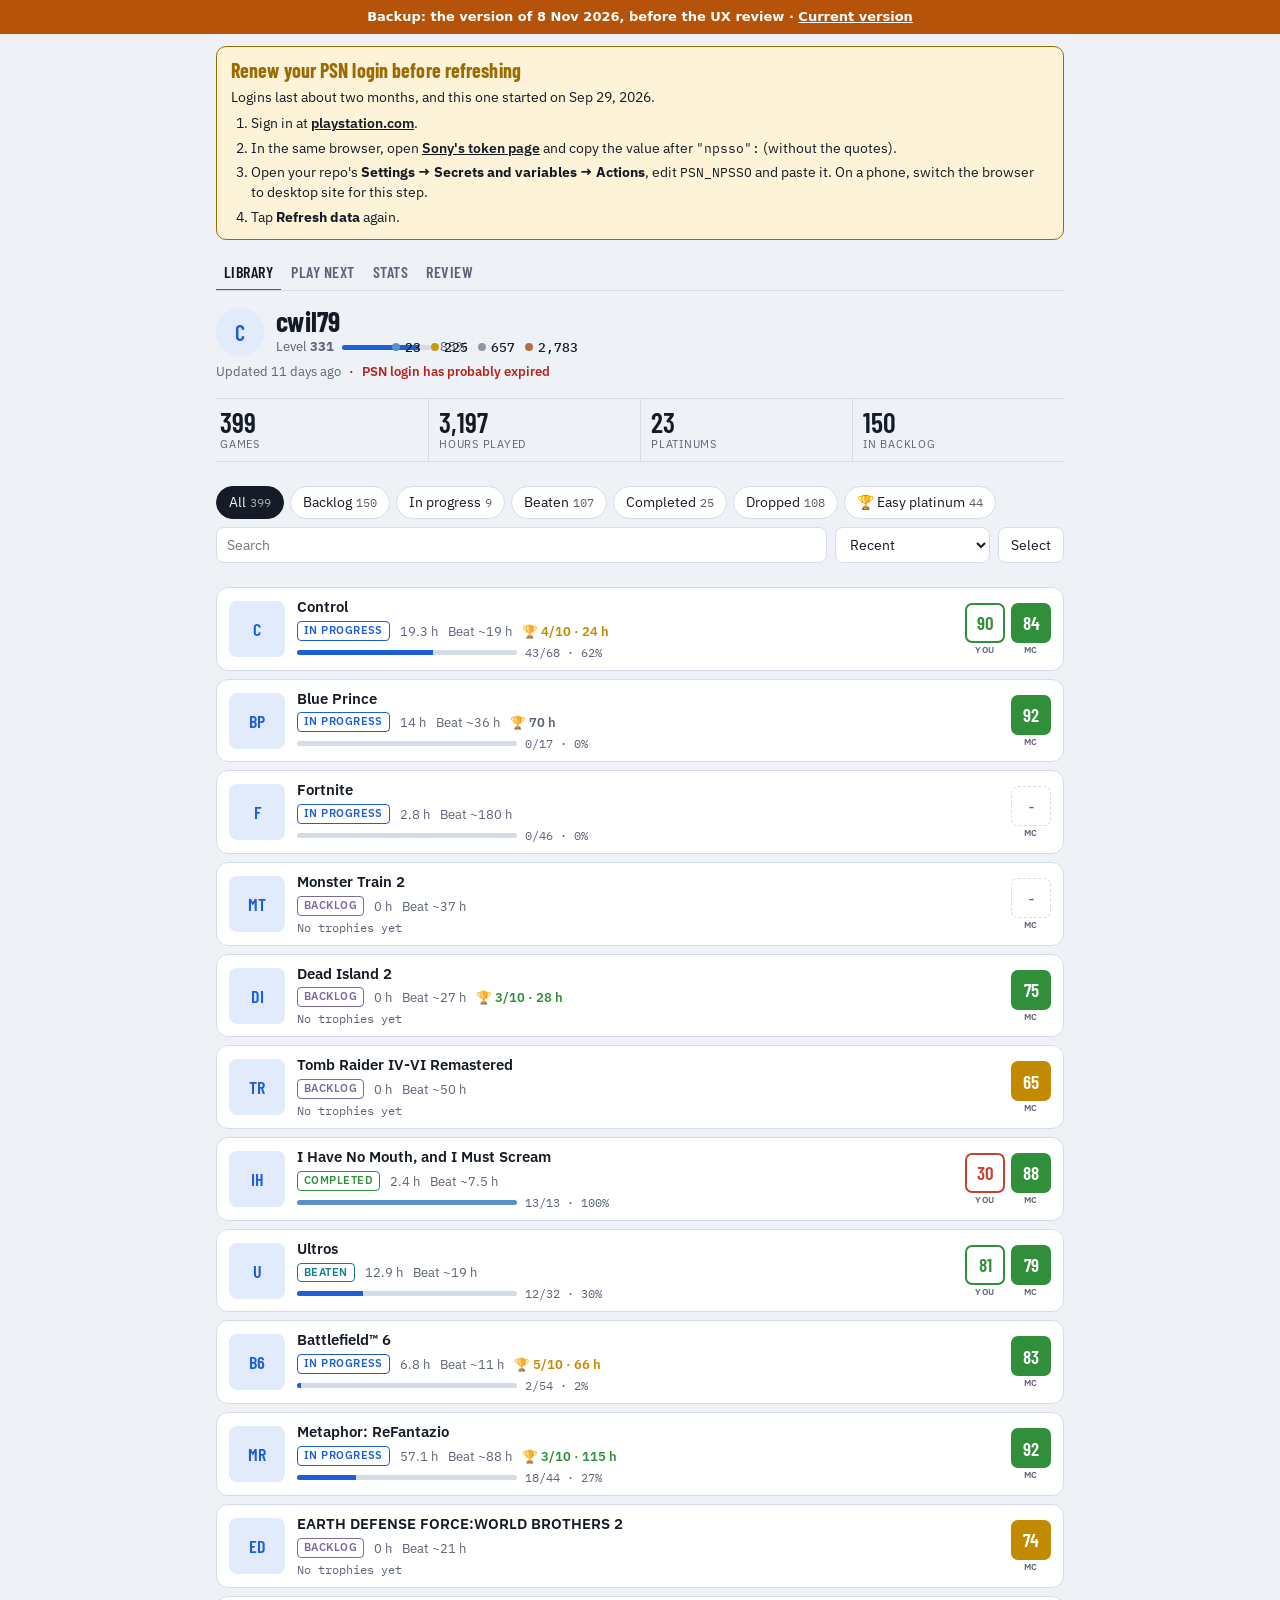
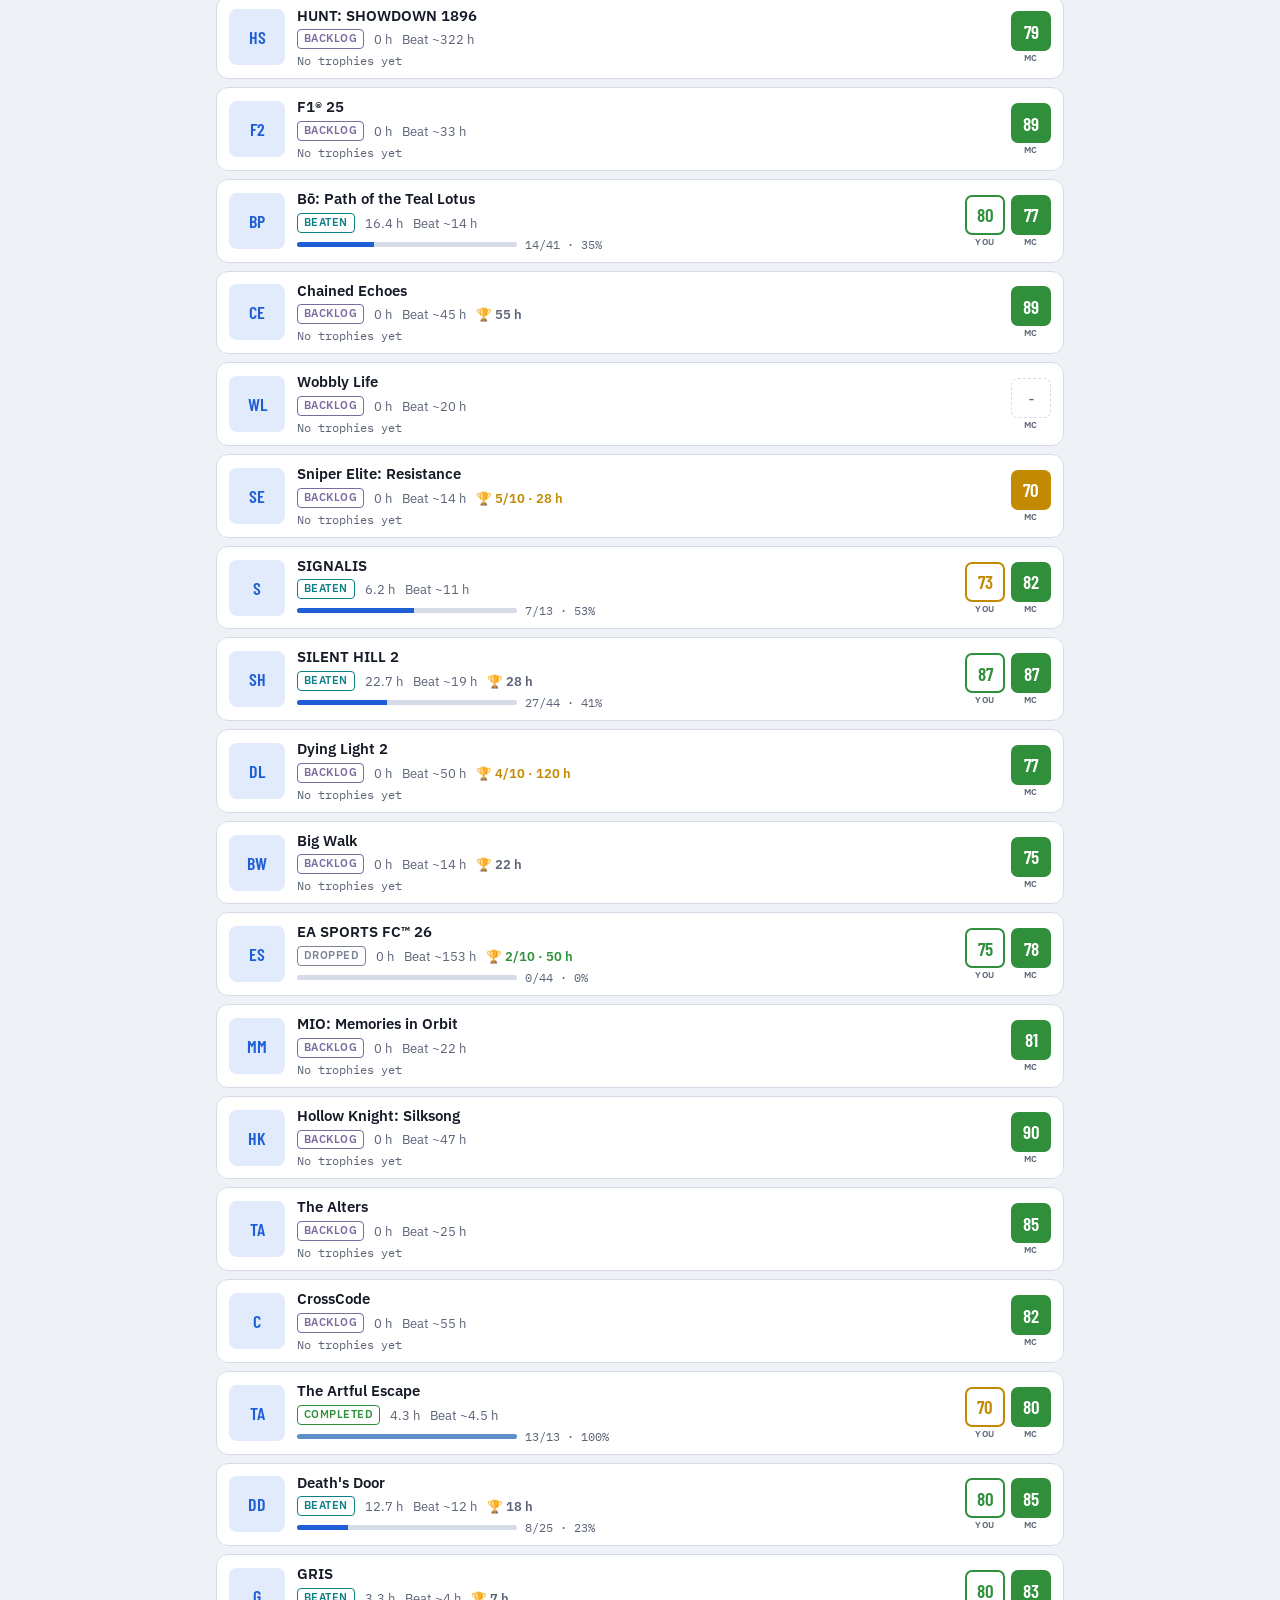
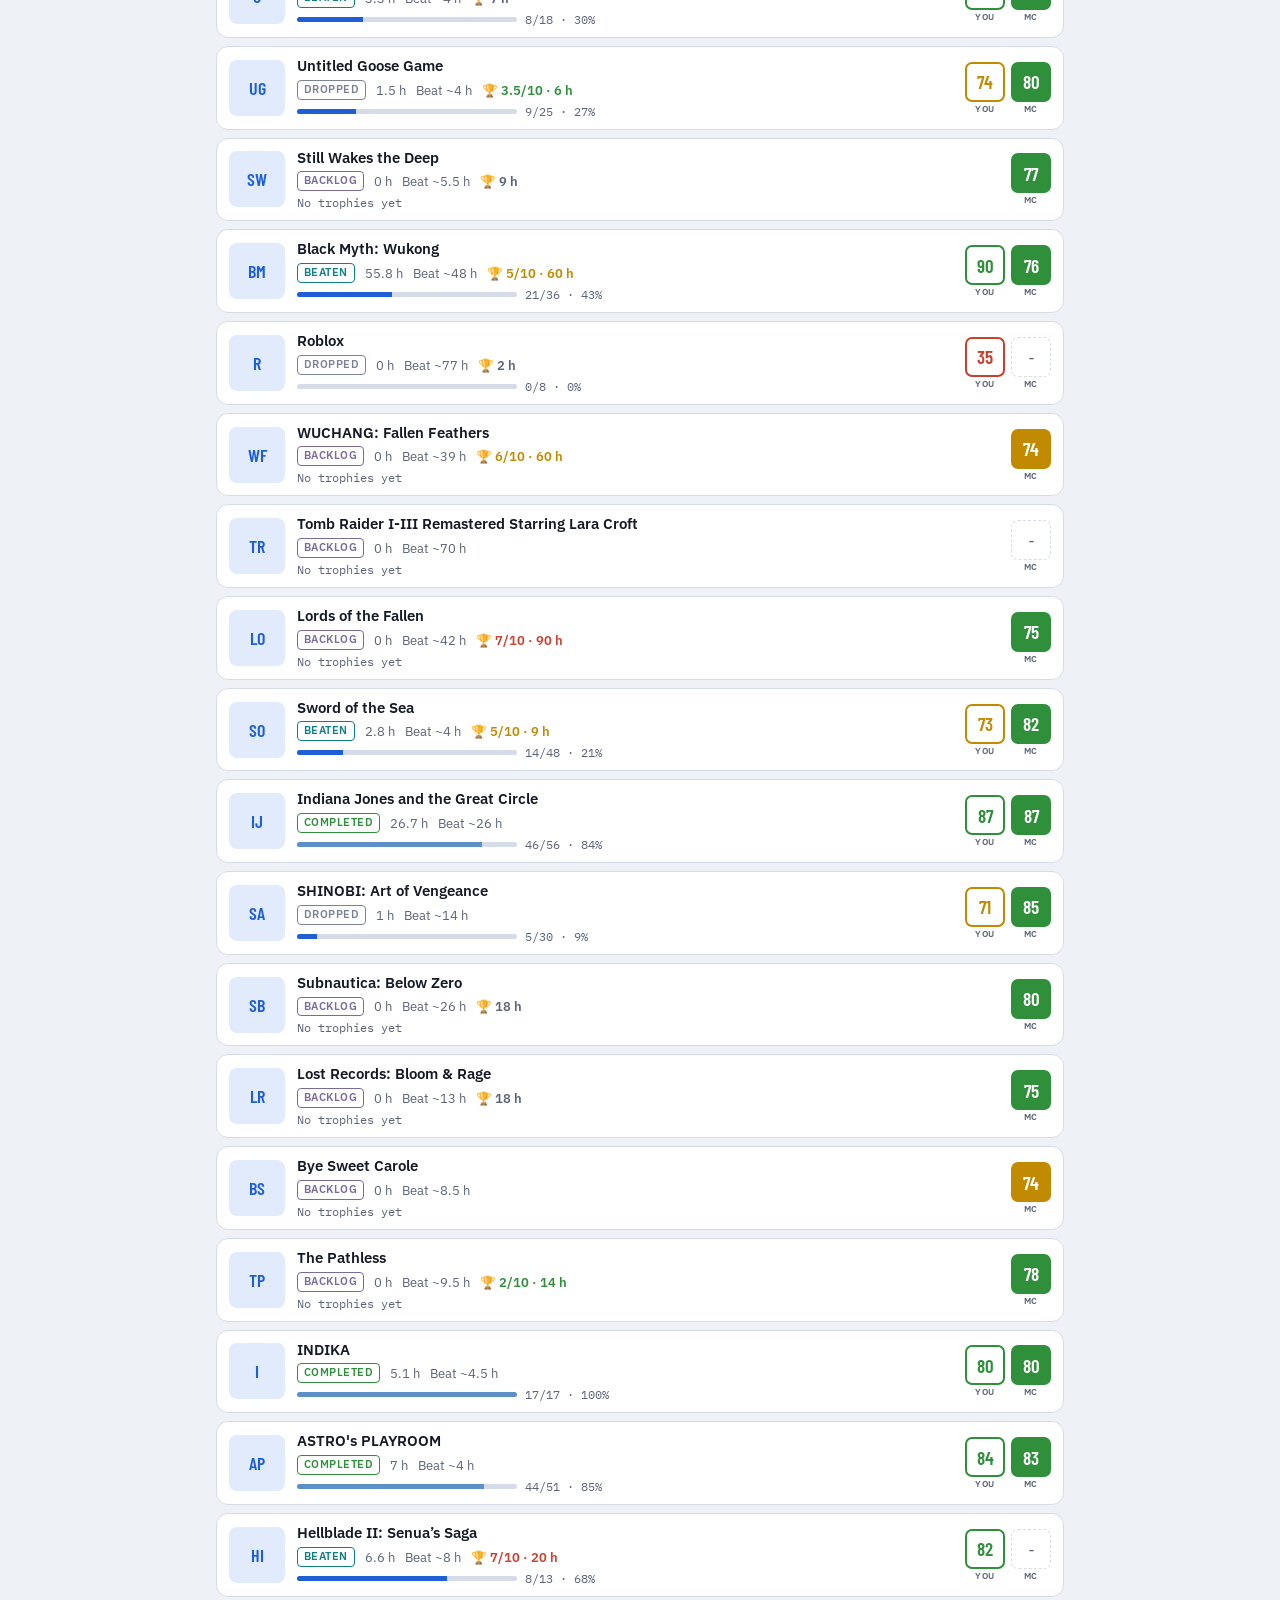
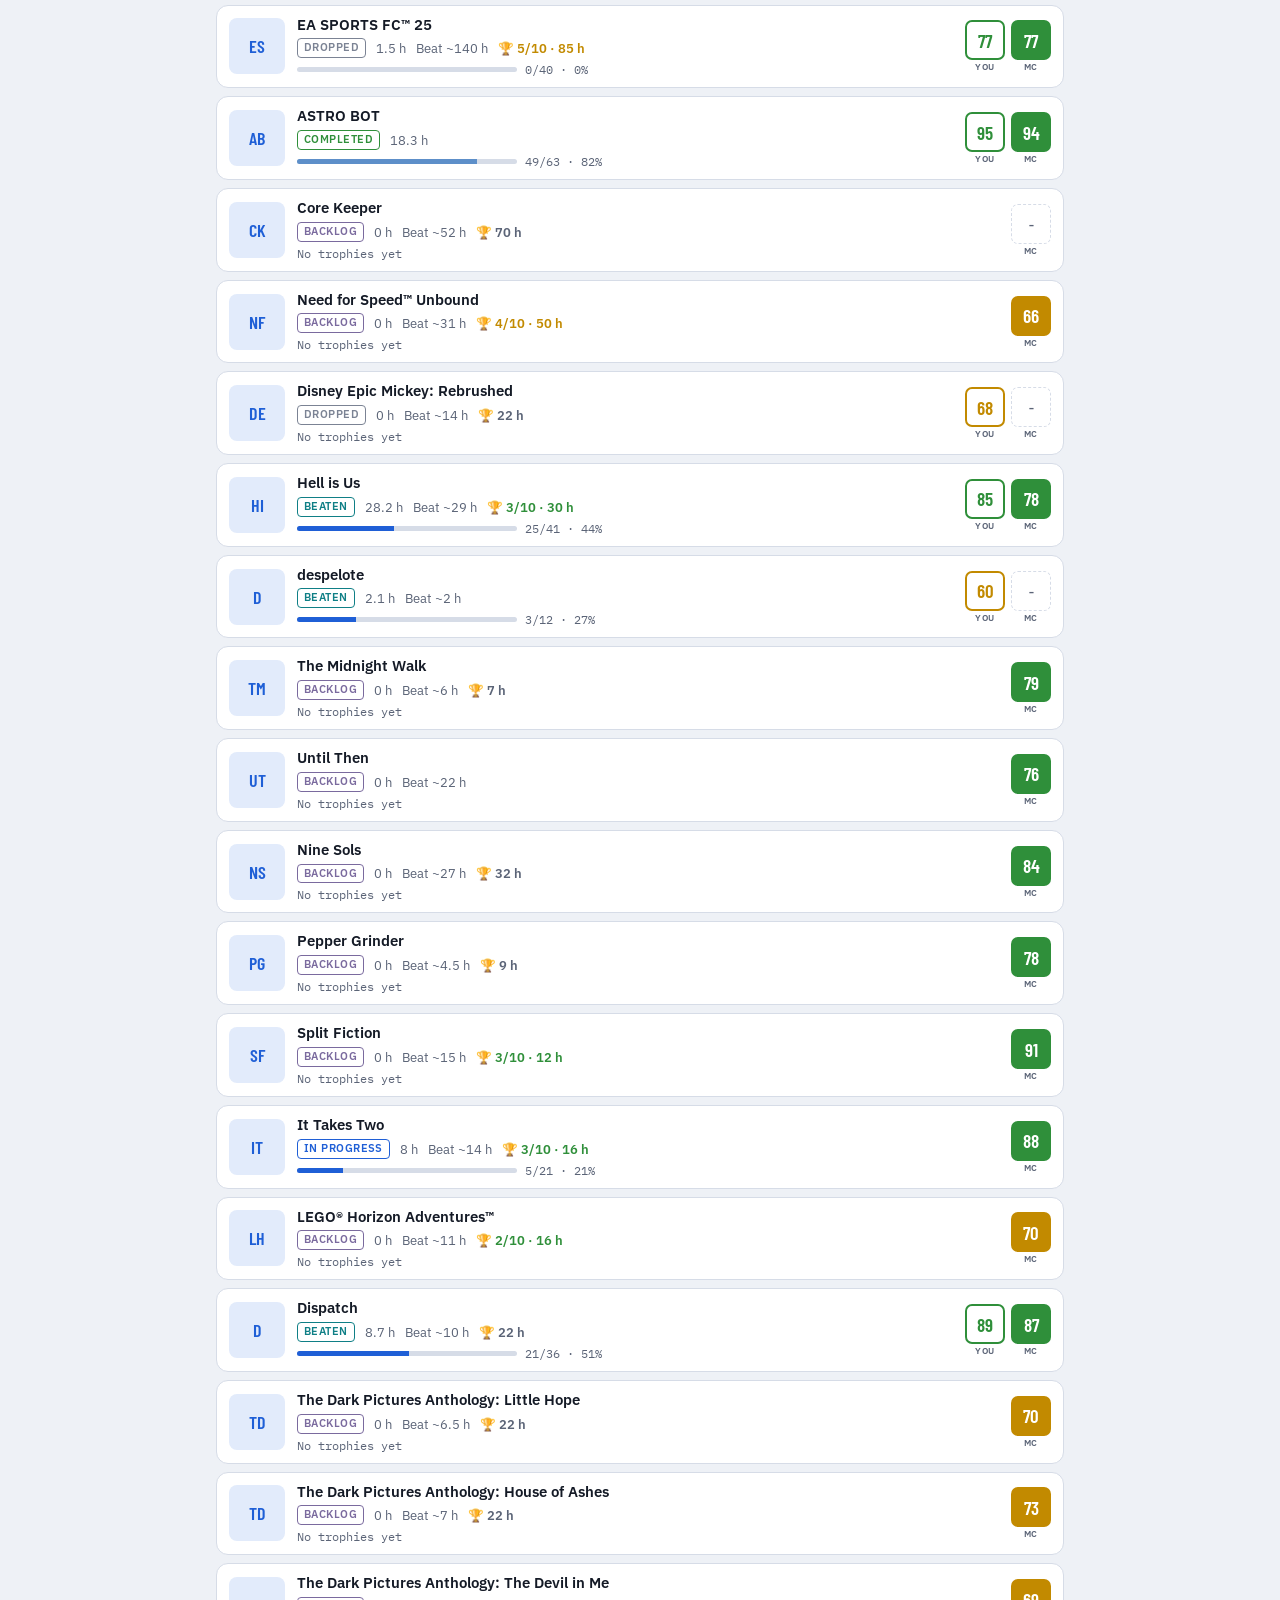
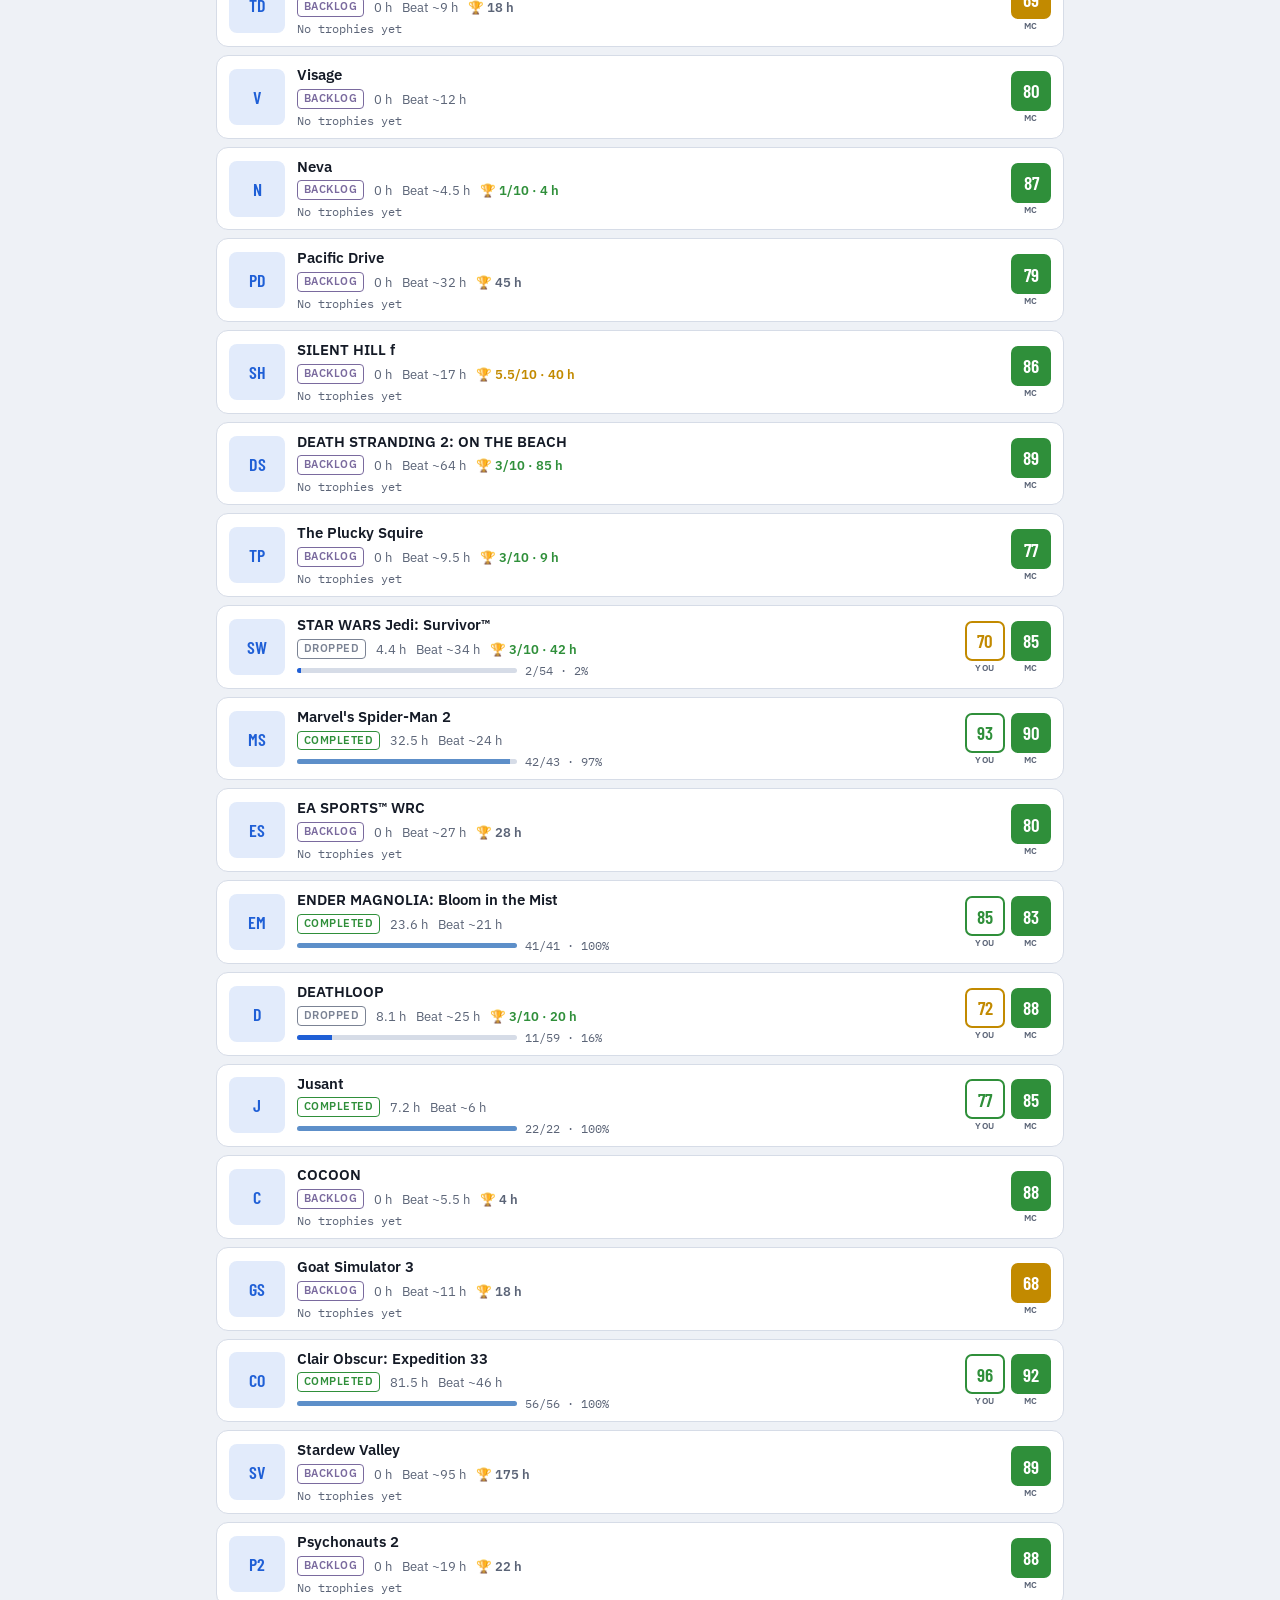
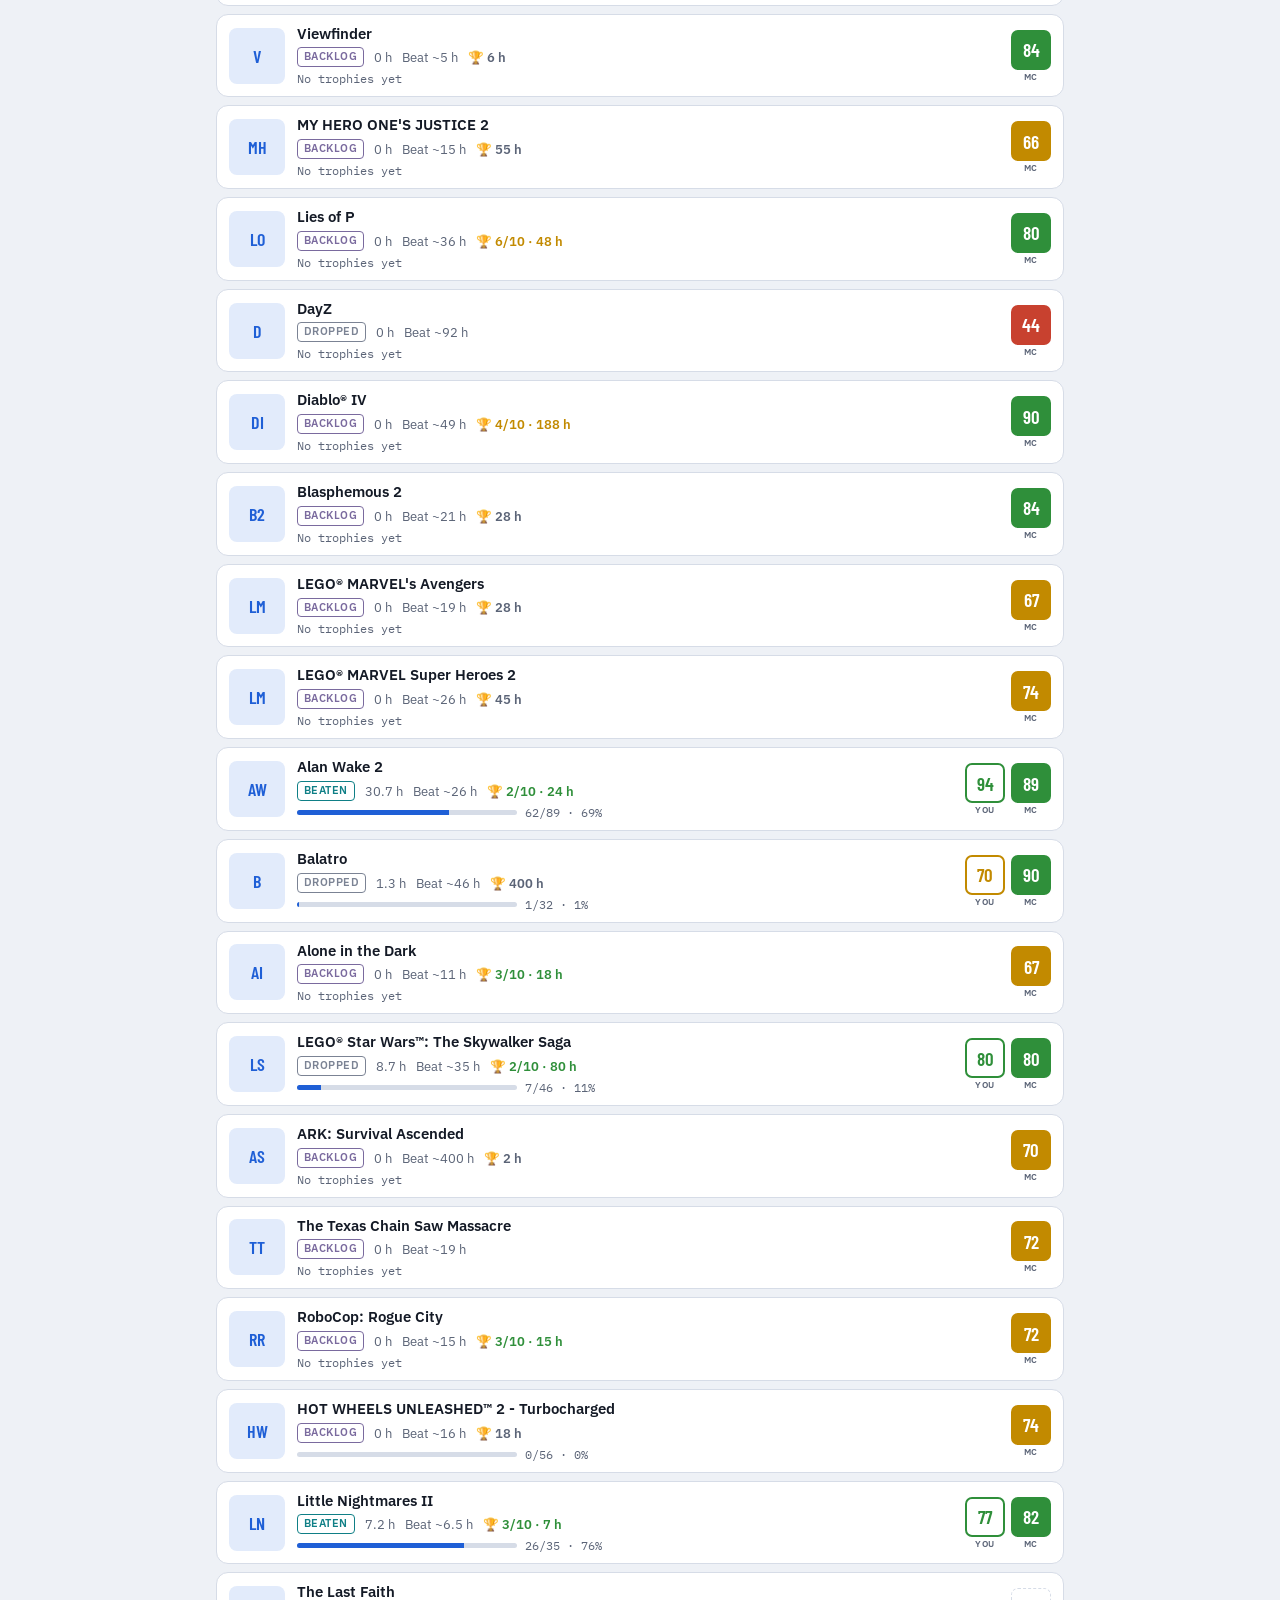
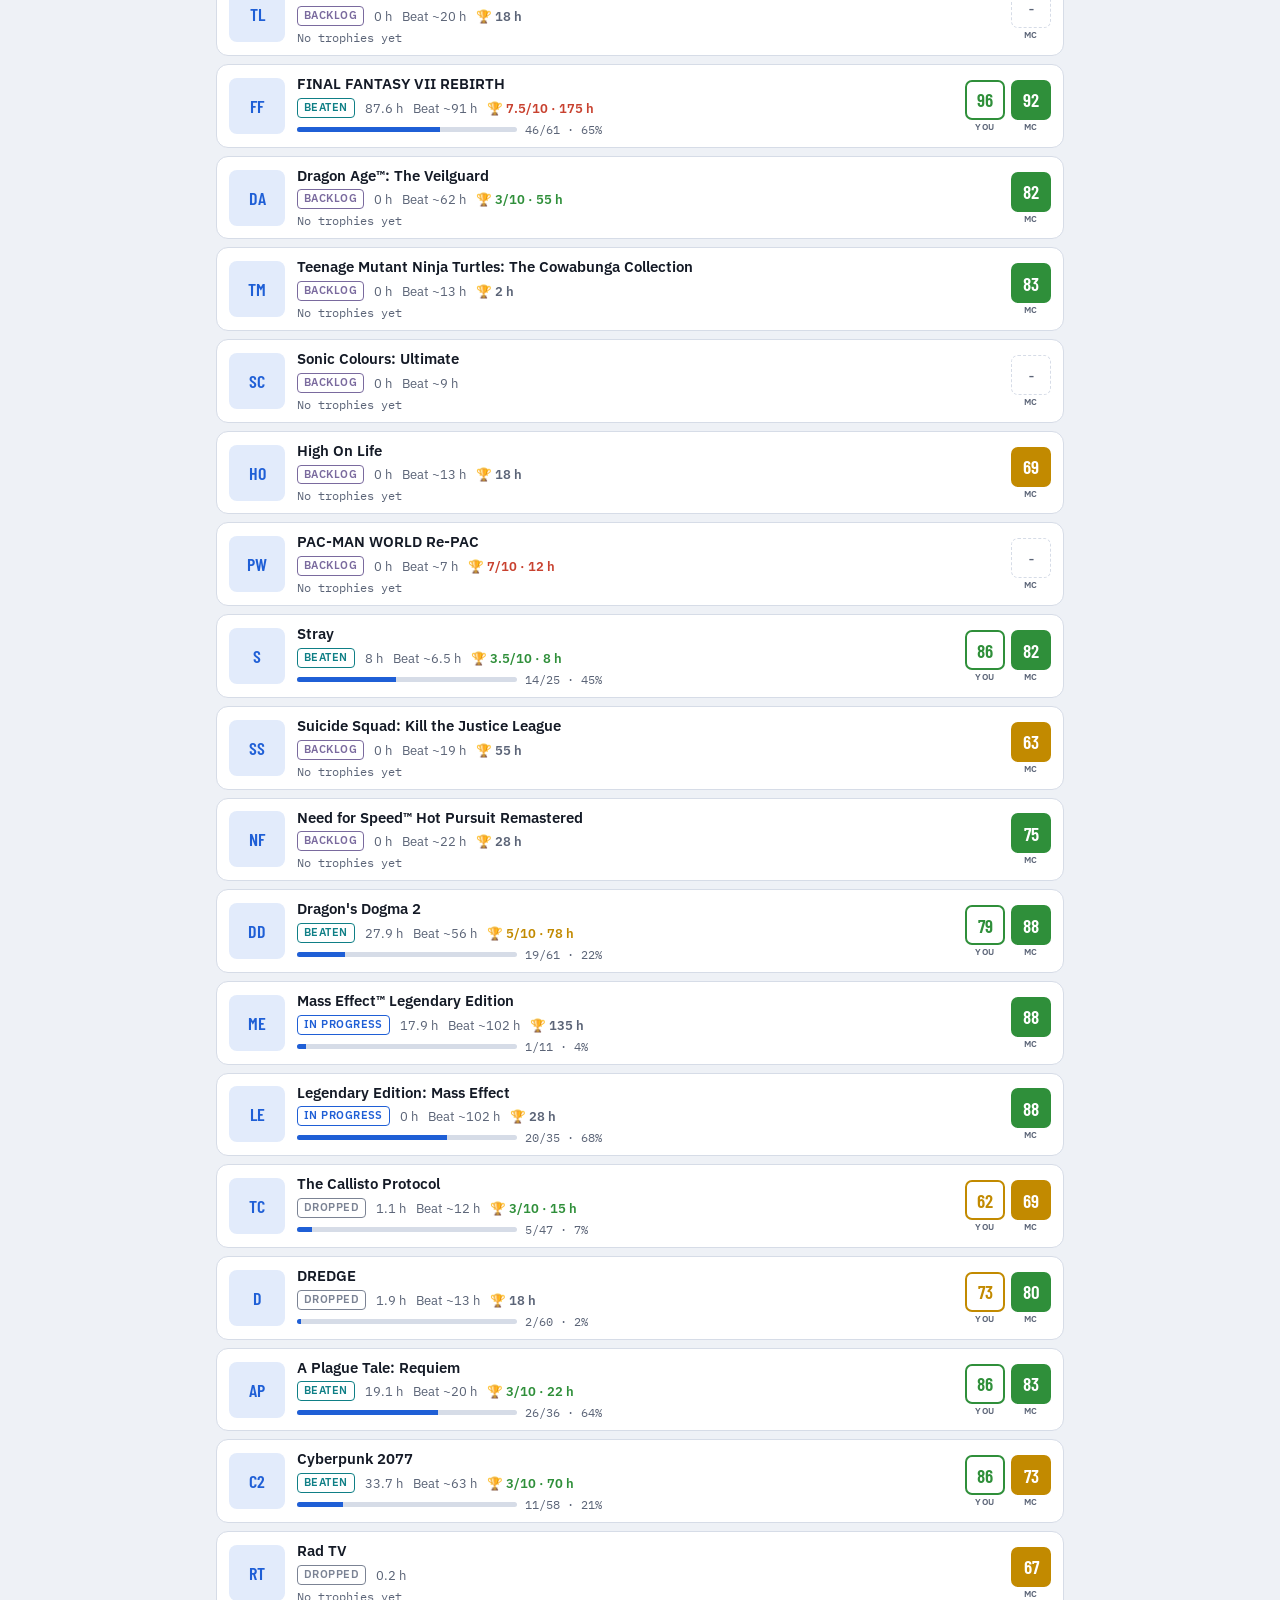
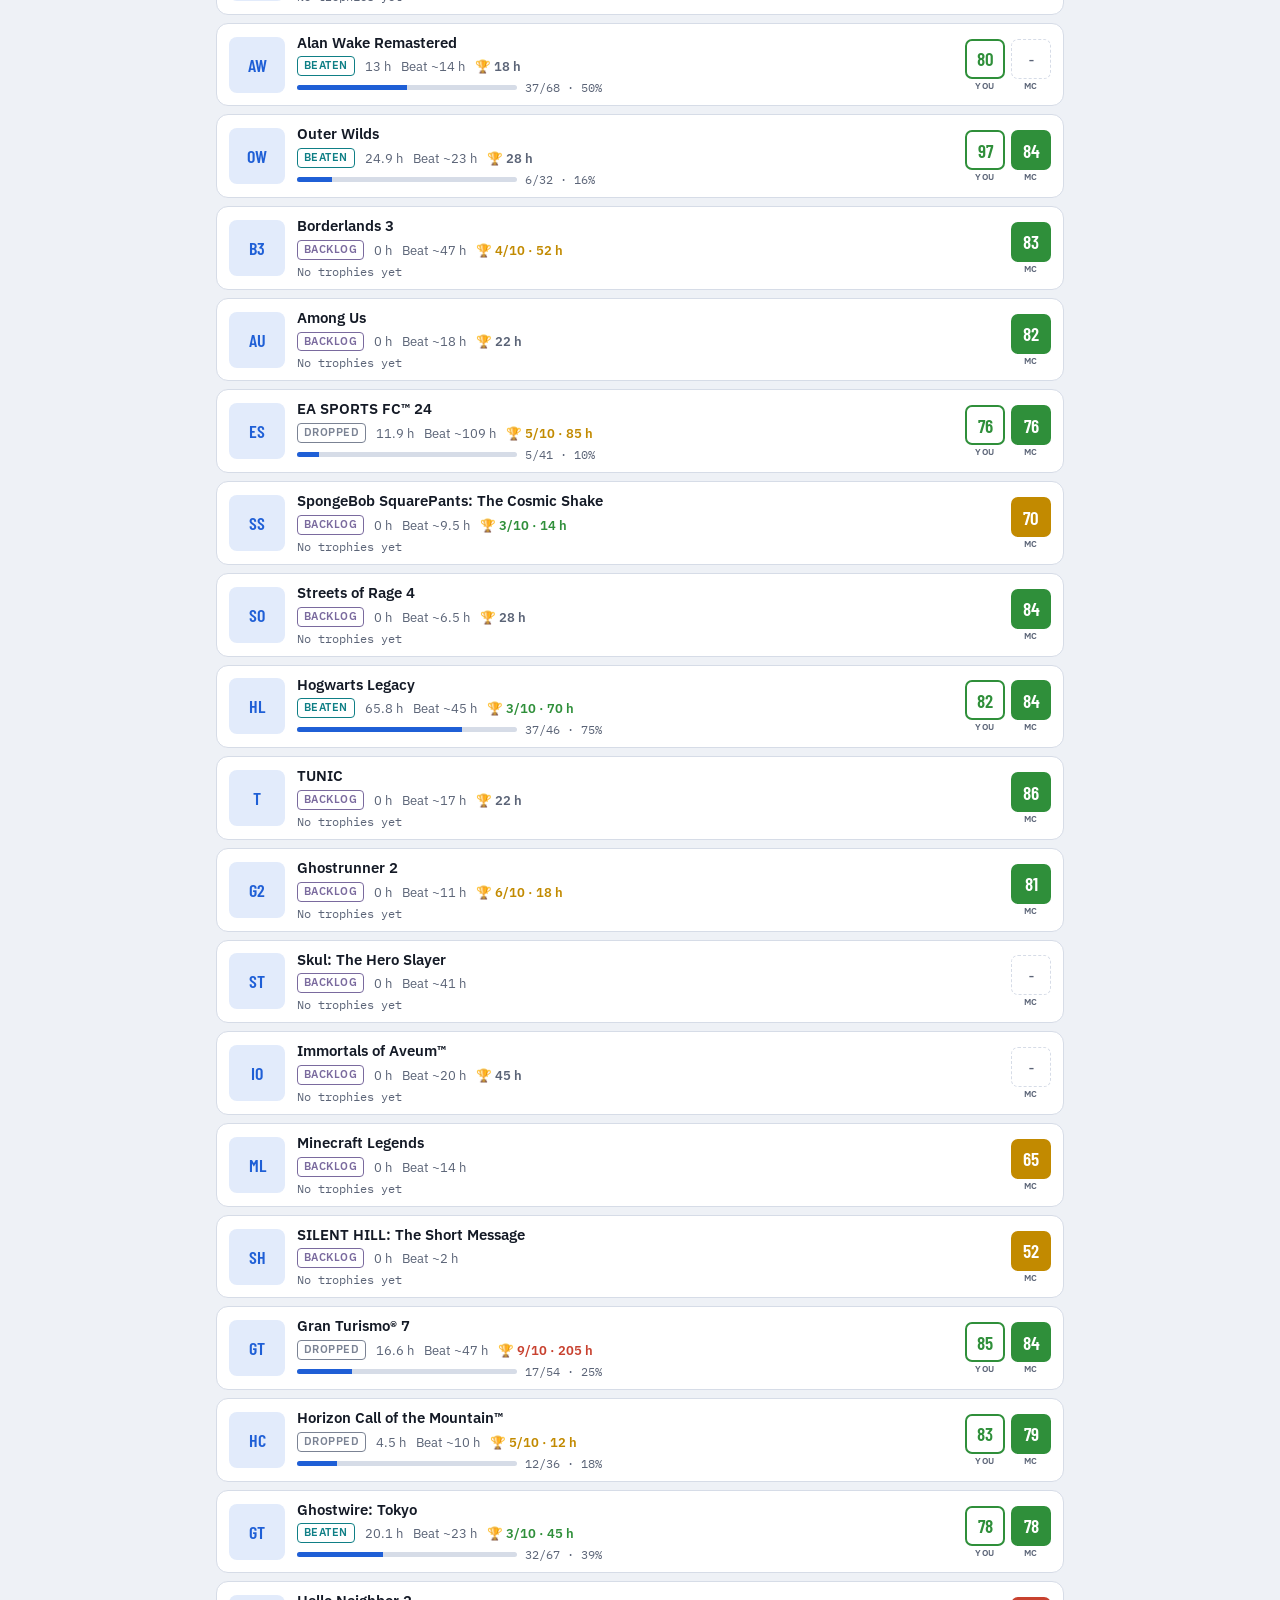
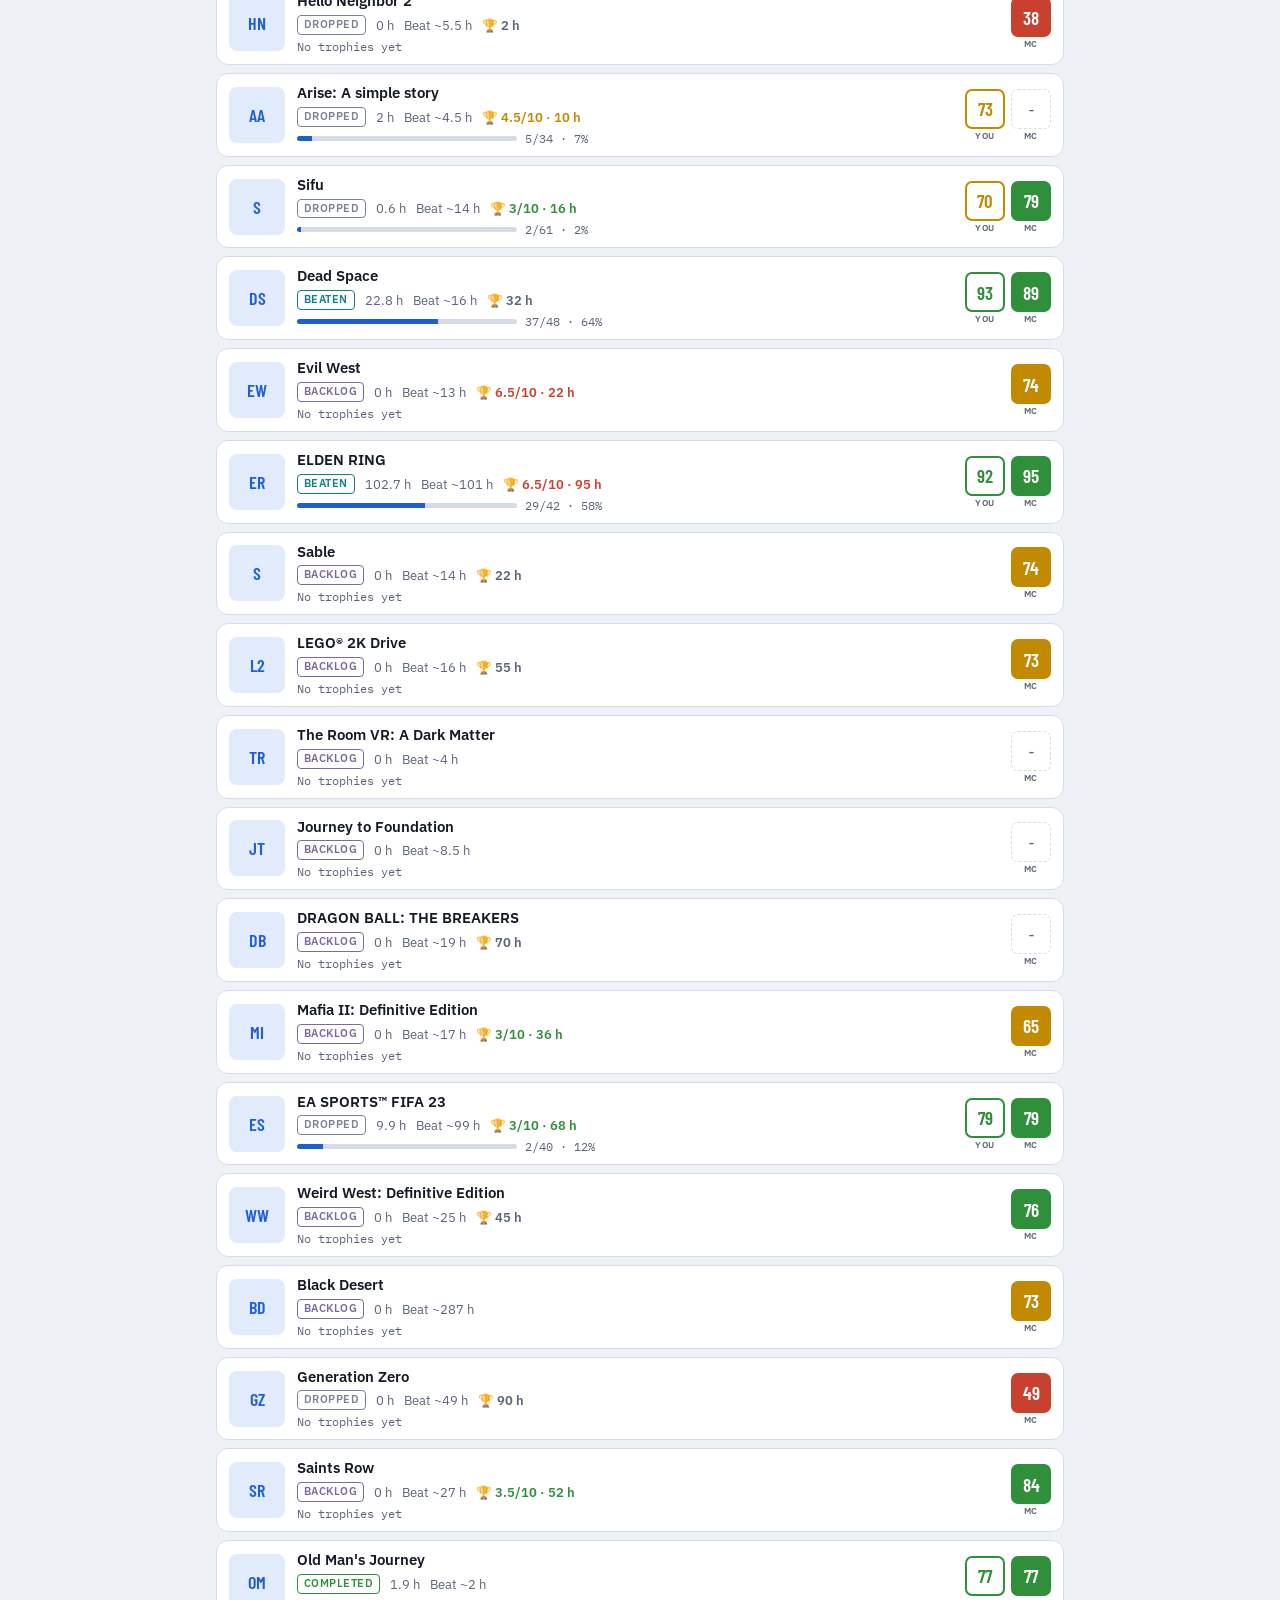
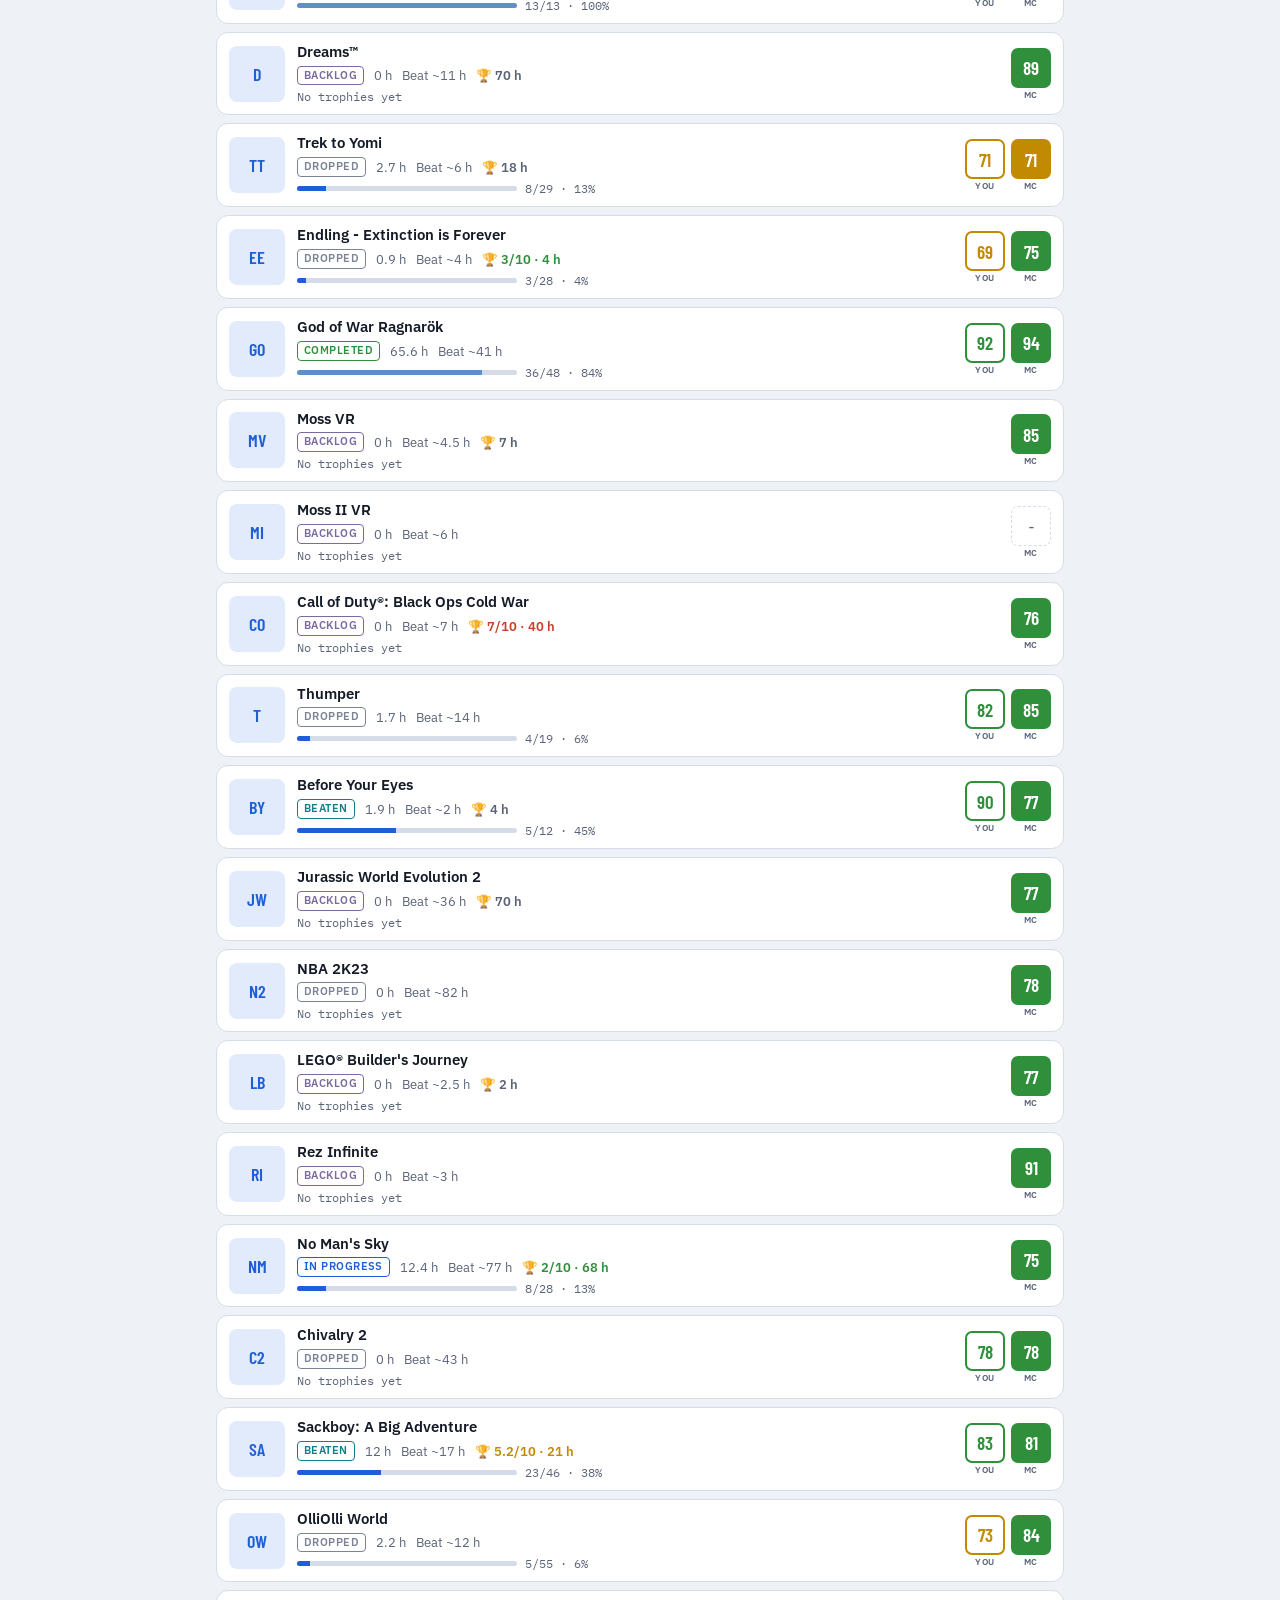
<file: docs/v1/index.html>
<!doctype html>
<html lang="en">
<meta charset="utf-8">
<base href="../">
<meta name="robots" content="noindex">
<script>/* backup copy: banner so it's never mistaken for the current version */
addEventListener("DOMContentLoaded", () => document.body.insertAdjacentHTML("afterbegin", '<div style="background:#b45309;color:#fff;font:600 13px/1.4 system-ui;padding:8px 16px;text-align:center">Backup: the version of 8 Nov 2026, before the UX review · <a href="index.html" style="color:#fff">Current version</a></div>'));</script>
<title>Game Shelf</title>
<meta name="viewport" content="width=device-width, initial-scale=1, viewport-fit=cover">
<meta name="apple-mobile-web-app-capable" content="yes">
<meta name="apple-mobile-web-app-title" content="Game Shelf">
<link rel="preconnect" href="https://fonts.googleapis.com">
<link rel="preconnect" href="https://fonts.gstatic.com" crossorigin>
<link rel="stylesheet" href="https://fonts.googleapis.com/css2?family=Barlow+Condensed:wght@500;600;700&family=IBM+Plex+Sans:wght@400;500;600&family=IBM+Plex+Mono:wght@400;500&display=swap">
<link rel="stylesheet" href="v1/app.css">
<style>
/* Layout: profile strip → summary figures → sticky filter bar → one list of game rows that open into a detail panel */
.sample { background: var(--accent-soft); border: 1px solid var(--accent); border-radius: 8px; padding: 8px 12px; font-size: 13px; }
.alert { border: 1px solid; border-radius: 10px; padding: 12px 14px; display: grid; gap: 6px; font-size: 14px; }
.alert.bad { background: var(--bad-bg); border-color: var(--bad); }
.alert.warn { background: var(--warn-bg); border-color: var(--warn); }
.alert h2 { font-size: 20px; line-height: 1.1; }
.alert.bad h2 { color: var(--bad); } .alert.warn h2 { color: var(--warn); }
.alert ol { margin: 0; padding-left: 20px; display: grid; gap: 4px; }
.alert a { color: inherit; font-weight: 600; }
.alert code { font: 13px var(--mono); overflow-wrap: anywhere; }
.alert p { margin: 0; }
.expiry.soon { color: var(--warn); font-weight: 600; }
.expiry.past { color: var(--bad); font-weight: 600; }

/* profile */
.profile { display: grid; grid-template-columns: auto 1fr auto; gap: 6px 12px; align-items: center; }
.avatar { width: 48px; height: 48px; border-radius: 50%; background: var(--accent-soft); display: grid; place-items: center;
  font: 600 22px var(--display); color: var(--accent); overflow: hidden; flex: none; }
.avatar img { width: 100%; height: 100%; object-fit: cover; }
.who { min-width: 0; display: grid; gap: 3px; }
.who h1 { font-size: 28px; line-height: 1; letter-spacing: .01em; }
.who-row { display: flex; flex-wrap: wrap; gap: 4px 14px; align-items: center; }
.level { display: flex; gap: 8px; align-items: center; font-size: 13px; color: var(--muted); white-space: nowrap; }
.level .bar { flex: 0 0 90px; height: 5px; background: var(--line); border-radius: 3px; overflow: hidden; }
.level .bar i { display: block; height: 100%; background: var(--accent); }
.tiers { display: flex; gap: 10px; font: 500 13px var(--mono); }
.updated { grid-column: 1 / -1; display: flex; gap: 4px 10px; align-items: center; flex-wrap: wrap; font-size: 13px; color: var(--muted); }
.updated > span + span::before { content: "·"; margin-right: 8px; }
.updated { gap: 4px 8px !important; }
.refresh { color: var(--accent); font-weight: 600; text-decoration: none; border: 1px solid var(--accent); border-radius: 999px; padding: 3px 12px; align-self: start; white-space: nowrap; font-size: 13px; }
.refresh:hover { background: var(--accent-soft); }


/* controls */
.controls { position: sticky; top: env(safe-area-inset-top, 0px); z-index: 4; margin-inline: -16px; padding: 8px 16px; display: grid; gap: 8px;
  background: color-mix(in srgb, var(--bg) 92%, transparent); backdrop-filter: blur(8px); -webkit-backdrop-filter: blur(8px); }
.row2 { display: flex; gap: 8px; }
.controls > * { min-width: 0; }
.row2 input { flex: 1 1 0; width: 0; min-width: 0; }
.row2 input, .row2 select { background: var(--surface); border: 1px solid var(--line); border-radius: 8px; padding: 7px 10px; font-size: 14px; }
.row2 select { flex: 0 1 auto; min-width: 0; max-width: 40%; }

/* list */
.list { display: grid; gap: 8px; }
.game { background: var(--surface); border: 1px solid var(--line); border-radius: var(--radius); overflow: hidden; }
.game.open { border-color: color-mix(in srgb, var(--accent) 45%, var(--line)); }
.game > button { all: unset; box-sizing: border-box; width: 100%; cursor: pointer; display: grid; grid-template-columns: 56px 1fr auto; gap: 12px; align-items: center; padding: 10px 12px; }
.game > button:focus-visible { outline: 2px solid var(--accent); outline-offset: -2px; }
.cover { width: 56px; height: 56px; border-radius: 8px; font-size: 18px; }
.main { min-width: 0; display: grid; gap: 4px; }
.name { font-weight: 600; line-height: 1.25; overflow-wrap: anywhere; }
.meta { display: flex; flex-wrap: wrap; gap: 4px 10px; align-items: center; font-size: 12.5px; color: var(--muted); }
.pill { font-size: 11px; font-weight: 600; letter-spacing: .04em; text-transform: uppercase; border-radius: 4px; padding: 1px 6px; border: 1px solid currentColor; }
.st-beaten { color: var(--st-beaten); } .st-dropped { color: var(--st-dropped); }
.st-completed { color: var(--st-done); } .st-started { color: var(--st-started); } .st-unplayed { color: var(--st-unplayed); }
.prog { display: flex; align-items: center; gap: 8px; font: 12px var(--mono); color: var(--muted); }
.prog .bar { flex: 1 1 auto; max-width: 220px; height: 5px; background: var(--line); border-radius: 3px; overflow: hidden; }
.prog .bar i { display: block; height: 100%; background: var(--accent); }
.prog.plat .bar i { background: var(--plat); }

/* scores on the right: your rating (outlined) next to Metacritic (filled), small labels under */
.scores { display: flex; gap: 6px; align-items: flex-start; }
.sc { display: grid; justify-items: center; gap: 1px; }
.sc small { font: 600 9px var(--body); letter-spacing: .08em; text-transform: uppercase; color: var(--muted); }
.myscore { width: 40px; height: 40px; border-radius: 7px; display: grid; place-items: center; padding: 0; font: 600 19px var(--display); line-height: 1; background: var(--surface); border: 2px solid; }
.myscore.good { color: var(--mc-good); } .myscore.mid { color: var(--mc-mid); } .myscore.bad { color: var(--mc-bad); }
.meta .plat { font-weight: 600; white-space: nowrap; }
.meta .plat.easy { color: var(--mc-good); } .meta .plat.medium { color: var(--mc-mid); } .meta .plat.hard { color: var(--mc-bad); }
.tlist { display: grid; gap: 8px; border-top: 1px solid var(--line); padding-top: 10px; }
.tlist > summary { cursor: pointer; list-style: none; display: flex; justify-content: space-between; align-items: center; gap: 8px; font-weight: 600; color: var(--accent); }
.tlist > summary::-webkit-details-marker { display: none; }
.tlist > summary::after { content: "▸"; } .tlist[open] > summary::after { content: "▾"; }
.tlist > summary .note { font-weight: 400; margin-right: auto; }
.tl-inner { display: grid; gap: 8px; margin-top: 8px; }
.tl-head { display: flex; flex-wrap: wrap; gap: 8px; align-items: center; }
.tl-head b { font: 600 18px var(--display); margin-right: auto; }
.tl-head select { background: var(--surface); border: 1px solid var(--line); border-radius: 8px; padding: 4px 8px; font-size: 13px; }
.tl-body { display: grid; gap: 10px; }
.tl-group { display: flex; justify-content: space-between; gap: 8px; font: 600 13px var(--body); color: var(--fg); border-bottom: 1px solid var(--line); padding: 8px 0 4px; }
.tl-group .num { font: 12px var(--mono); color: var(--muted); }
.tguide { font-size: 12px; color: var(--accent); text-decoration: none; }
.tguide:hover { text-decoration: underline; }
.tl-head .tguide { margin-right: auto; font-size: 13px; }
.tl-head b { margin-right: 0 !important; }
.dlc { display: grid; gap: 4px; background: var(--bg); border-radius: 8px; padding: 8px 10px; }
.dlc-row { display: grid; grid-template-columns: 1fr 70px 44px; gap: 8px; align-items: center; font-size: 13px; }
.dlc-row > span:first-child { min-width: 0; overflow-wrap: anywhere; }
.dlc-row .bar { height: 5px; background: var(--line); border-radius: 3px; overflow: hidden; }
.dlc-row .bar i { display: block; height: 100%; background: var(--accent); }
.dlc-row.done .bar i { background: var(--st-done); }
.dlc-row .num { font: 12px var(--mono); color: var(--muted); text-align: right; }
.tl-sub { font: 600 12px var(--body); color: var(--muted); text-transform: uppercase; letter-spacing: .08em; margin-top: 4px; }
.trophy { display: grid; grid-template-columns: 40px 1fr auto; gap: 10px; align-items: center; }
.trophy.got .ticon img { box-shadow: 0 0 0 2px var(--st-done); }
.trophy:not(.got) .ticon img { filter: grayscale(1); opacity: .6; }
.ticon { width: 40px; height: 40px; border-radius: 6px; overflow: hidden; background: var(--accent-soft); }
.ticon img { width: 100%; height: 100%; object-fit: cover; border-radius: 6px; }
.tname { min-width: 0; display: grid; gap: 1px; }
.tname b { font-weight: 600; font-size: 14px; line-height: 1.25; overflow-wrap: anywhere; }
.tname span, .tname summary { font-size: 12.5px; color: var(--muted); line-height: 1.35; }
.tname summary { cursor: pointer; }
.tmeta { text-align: right; font: 12px var(--mono); color: var(--muted); display: grid; gap: 2px; justify-items: end; }
.tmeta .rate { font-weight: 500; color: var(--fg); }
.tmeta .rate.ultra { color: var(--plat); }
.chip.torate[aria-pressed="false"] { border-color: var(--accent); color: var(--accent); }
.selbtn { background: var(--surface); border: 1px solid var(--line); border-radius: 8px; padding: 7px 12px; font-size: 14px; cursor: pointer; flex: none; }
.selbtn[aria-pressed="true"] { background: var(--fg); color: var(--bg); border-color: var(--fg); }
.cover { position: relative; }
.check { position: absolute; inset: 0; display: grid; place-items: center; background: color-mix(in srgb, var(--surface) 55%, transparent); }
.check::before { content: ""; width: 22px; height: 22px; border-radius: 50%; border: 2px solid var(--muted); background: var(--surface); box-sizing: border-box; }
.game.sel { border-color: var(--accent); box-shadow: 0 0 0 1px var(--accent); }
.game.sel .check::before { border-color: var(--accent); background: var(--accent) url("data:image/svg+xml,%3Csvg xmlns='http://www.w3.org/2000/svg' viewBox='0 0 24 24'%3E%3Cpath d='M6 12.5l4 4 8-9' fill='none' stroke='white' stroke-width='3' stroke-linecap='round' stroke-linejoin='round'/%3E%3C/svg%3E") center/16px no-repeat; }
.game.locked { opacity: .5; }
.game.locked .check::before { border-style: dashed; }
body.selecting .wrap { padding-bottom: 170px; }
.selbar { position: fixed; left: 0; right: 0; bottom: 0; z-index: 5; background: var(--surface); border-top: 1px solid var(--line);
  padding: 10px 16px calc(10px + env(safe-area-inset-bottom, 0px)); box-shadow: 0 -6px 20px rgba(0,0,0,.08); }
.selbar-in { max-width: 880px; margin: 0 auto; display: grid; gap: 8px; }
.selrow { display: flex; flex-wrap: wrap; gap: 8px; align-items: center; }
.selrow b { font: 600 18px var(--display); margin-right: auto; }
.selrow .lnk { background: none; border: 0; color: var(--accent); font-size: 13.5px; font-weight: 600; cursor: pointer; padding: 4px 2px; }
.selrow a.act, .selrow span.act { text-decoration: none; border: 1px solid var(--line); border-radius: 999px; padding: 6px 14px; font-size: 14px; font-weight: 600; color: var(--fg); }
.selrow a.act.beaten { border-color: var(--st-beaten); color: var(--st-beaten); }
.selrow a.act.dropped { border-color: var(--st-dropped); color: var(--st-dropped); }
.selrow span.act { opacity: .45; }
.parts { display: inline-flex; flex-wrap: wrap; gap: 6px; align-items: center; font-size: 13.5px; font-weight: 600; }
.selrow a.act.visited { opacity: .5; }
.selnote { font-size: 12.5px; color: var(--muted); margin: 0; }
.list > .empty { text-align: center; padding: 32px 0; }
@media (max-width: 420px) { .game > button { grid-template-columns: 48px 1fr auto; gap: 10px; padding: 10px; } .cover { width: 48px; height: 48px; }
  .scores { gap: 4px; } .scores .mc, .myscore { width: 36px; height: 36px; font-size: 17px; } }
</style>

<div class="wrap">
  <div class="sample" id="sample" hidden>Showing <b>sample data</b>. Your own games appear here after the first successful refresh on GitHub.</div>
  <section class="alert" id="alert" hidden></section>
  <nav class="tabs"><a href="v1/index.html" aria-current="page">Library</a><a href="v1/play.html">Play next</a><a href="v1/stats.html">Stats</a><a href="v1/review.html">Review</a></nav>

  <header class="profile">
    <div class="avatar" id="avatar"></div>
    <div class="who">
      <h1 id="psnName">—</h1>
      <div class="who-row"><div class="level"><span>Level <b class="num" id="lvl">–</b></span><span class="bar"><i id="lvlBar"></i></span><span class="num" id="lvlPct"></span></div>
        <div class="tiers" id="tiers"></div></div>
    </div>
    <a class="refresh" id="refresh" target="_blank" rel="noopener" hidden>Refresh data</a>
    <div class="updated"><span id="updated"></span><span class="expiry" id="expiry" hidden></span></div>
  </header>

  <section class="figures" id="figures"></section>

  <div class="controls">
    <div class="chips" id="chips" role="group" aria-label="Filter by status"></div>
    <div class="row2">
      <input id="q" type="search" placeholder="Search" aria-label="Search games">
      <select id="sort" aria-label="Sort by">
        <option value="recent">Recent</option>
        <option value="metacritic">Metacritic</option>
        <option value="hours">Hours</option>
        <option value="progress">Progress</option>
        <option value="left">Trophies left</option>
        <option value="beat">Time to beat</option>
        <option value="platEasy">Easiest platinum</option>
        <option value="platShort">Shortest platinum</option>
        <option value="name">Name</option>
      </select>
      <button class="selbtn" id="selectBtn" aria-pressed="false">Select</button>
    </div>
  </div>

  <main class="list" id="list"></main>
</div>
<div class="selbar" id="selbar" hidden><div class="selbar-in" id="selbarIn"></div>
</div>

<script src="v1/gamepanel.js"></script>
<script>
const SAMPLE = {
  generated_at: "2026-09-27T19:12:00+00:00",
  login: { since: new Date(Date.now() - 51 * 864e5).toISOString(), expires_estimate: new Date(Date.now() + 9 * 864e5).toISOString() },
  profile: { online_id: "SampleGamer", avatar: null, trophy_level: 412, level_progress: 63,
    earned: { platinum: 14, gold: 131, silver: 402, bronze: 1618 } },
  games: [
    g("Astro Bot", ["PS5"], 22.4, 100, [44,5,1,1], [44,5,1,1], 94, ["Platformer"], "2024-09-06", "2026-09-20"),
    g("Elden Ring", ["PS5"], 118.2, 71, [30,8,2,0], [32,9,9,1], 96, ["Action", "RPG"], "2022-02-25", "2026-09-26"),
    g("Final Fantasy VII Rebirth", ["PS5"], 64.0, 38, [25,4,1,0], [60,12,8,1], 92, ["RPG"], "2024-02-29", "2026-08-30"),
    g("Ghost of Tsushima", ["PS4", "PS5"], 58.7, 100, [39,10,2,1], [39,10,2,1], 87, ["Action", "Adventure"], "2020-07-17", "2025-11-02"),
    g("Returnal", ["PS5"], 14.1, 22, [8,2,0,0], [23,11,1,1], 86, ["Action", "Shooter"], "2021-04-30", "2025-03-14"),
    g("Stray", ["PS5"], 0, null, null, null, 83, ["Adventure"], "2022-07-19", null, true),
    g("Horizon Forbidden West", ["PS4", "PS5"], 0, null, null, null, 88, ["Action", "RPG"], "2022-02-18", null, true),
    g("Death Stranding Director's Cut", ["PS5"], 0, null, null, null, 85, ["Action"], "2021-09-24", null, true),
    g("Kena: Bridge of Spirits", ["PS5"], 0, null, null, null, 81, ["Adventure"], "2021-09-21", null, true),
    g("Uncharted 2: Among Thieves", ["PS3"], 0, 54, [28,6,2,0], [36,10,5,1], 96, ["Action"], "2009-10-13", "2012-06-02", false),
    g("Gran Turismo 7", ["PS5"], 41.5, 49, [20,9,3,0], [36,15,5,1], 87, ["Racing"], "2022-03-04", "2026-07-18"),
    g("Sackboy: A Big Adventure", ["PS5"], 3.2, 8, [4,0,0,0], [39,10,4,1], 79, ["Platformer"], "2020-11-12", "2024-12-26"),
  ]
};
const SAMPLE_HLTB = { "Elden Ring": [59, 100, 134], "Astro Bot": [11, 15, 21], "Stray": [5, 6.5, 9], "Horizon Forbidden West": [30, 58, 91],
  "Final Fantasy VII Rebirth": [45, 74, 107], "Death Stranding Director's Cut": [43, 61, 104], "Kena: Bridge of Spirits": [10, 12.5, 23], "Returnal": [22, 33, 53] };
const SAMPLE_FLAGS = { "Returnal": { flag: "dropped", at: "2025-06-01T10:00:00Z" }, "Gran Turismo 7": { flag: "beaten", at: "2026-07-20T10:00:00Z" } };
SAMPLE.games.forEach(x => { const h = SAMPLE_HLTB[x.name]; if (h) x.hltb = { main: h[0], extra: h[1], complete: h[2] }; });
function g(name, platforms, hours, progress, earned, defined, metacritic, genres, released, last, owned = true) {
  const t = a => a && { bronze: a[0], silver: a[1], gold: a[2], platinum: a[3] };
  const e = t(earned), d = t(defined), sum = o => o ? Object.values(o).reduce((x, y) => x + y, 0) : 0;
  const platinum = !!(e && e.platinum);
  return { name, platforms, hours, progress, earned: e, defined: d, metacritic, genres, released,
    owned, image: null, last_activity: last, last_played: platforms.includes("PS3") ? null : last, first_played: null, last_trophy: progress ? last : null,
    acquired: owned ? released : null, trophies_earned: sum(e), trophies_total: sum(d), platinum,
    status: platinum || progress === 100 ? "completed" : (hours > 0 || progress > 0) ? "started" : "unplayed" };
}

const TIERS = ["platinum", "gold", "silver", "bronze"];
const STATUS = { all: "All", unplayed: "Backlog", started: "In progress", beaten: "Beaten", completed: "Completed", dropped: "Dropped" };
const STATUS_LABEL = { unplayed: "Backlog", started: "In progress", beaten: "Beaten", completed: "Completed", dropped: "Dropped" };

/* Your Beaten / Dropped flags, saved in flags.json. Automatic rules:
   - platinum earned or 100% trophies -> Completed wins over any flag
   - Dropped, but new playtime or a trophy after the date you dropped it -> back to its normal status */
function applyFlags(games, flags) {
  for (const x of games) {
    x.base_status = x.base_status || x.status;
    const f = flags[x.name] || (x.aliases || []).map(n => flags[n]).find(Boolean);  // flags saved under an older name
    x.flag = null;
    x.status = x.base_status;
    if (!f || x.base_status === "completed") continue;
    if (f.flag === "dropped" && x.last_activity && new Date(x.last_activity) > new Date(f.at)) continue;
    x.flag = f; x.status = f.flag;
  }
}
const $ = id => document.getElementById(id);
let DATA, state = { status: "all", q: "", sort: "recent", open: null, selecting: false, sel: new Set(), tfilter: "all", tsort: "order", twhen: "any", topen: false };
try { Object.assign(state, JSON.parse(localStorage.getItem("shelf") || "{}"), { q: "", open: null }); } catch {}

const esc = s => String(s ?? "").replace(/[&<>"']/g, c => ({ "&": "&amp;", "<": "&lt;", ">": "&gt;", '"': "&quot;", "'": "&#39;" }[c]));
const initials = s => (s || "?").replace(/[^A-Za-z0-9 ]/g, "").split(/\s+/).filter(Boolean).slice(0, 2).map(w => w[0]).join("").toUpperCase();
const fmtDate = s => s ? new Date(s).toLocaleDateString(undefined, { year: "numeric", month: "short", day: "numeric" }) : "—";
function ago(s) {
  const d = (Date.now() - new Date(s)) / 864e5;
  if (d < 1 / 24) return "just now";
  if (d < 1) return Math.round(d * 24) + " h ago";
  if (d < 45) return Math.round(d) + (Math.round(d) === 1 ? " day ago" : " days ago");
  return fmtDate(s);
}
const pic = (url, name, cls) => url
  ? `<img src="${esc(url)}" alt="" loading="lazy" onerror="this.replaceWith(document.createTextNode('${initials(name)}'))">`
  : initials(name);
const mcClass = m => m == null ? "none" : m >= 75 ? "good" : m >= 50 ? "mid" : "bad";

function refreshUrl() {
  const h = location.hostname;
  if (!h.endsWith(".github.io")) return null;
  const owner = h.split(".")[0], repo = location.pathname.split("/").filter(Boolean)[0] || `${owner}.github.io`;
  return `https://github.com/${owner}/${repo}/actions/workflows/refresh.yml`;
}

function repoUrl() { const u = refreshUrl(); return u && u.split("/actions/")[0]; }

function renewSteps() {
  const repo = repoUrl();
  const secrets = repo
    ? `<a href="${repo}/settings/secrets/actions" target="_blank" rel="noopener">your repo's secrets</a>`
    : "your repo's <b>Settings → Secrets and variables → Actions</b>";
  return `<ol>
    <li>Sign in at <a href="https://www.playstation.com" target="_blank" rel="noopener">playstation.com</a>.</li>
    <li>In the same browser, open <a href="https://ca.account.sony.com/api/v1/ssocookie" target="_blank" rel="noopener">Sony's token page</a> and copy the value after <code>"npsso":</code> (without the quotes).</li>
    <li>Open ${secrets}, edit <code>PSN_NPSSO</code> and paste it. On a phone, switch the browser to desktop site for this step.</li>
    <li>Tap <b>Refresh data</b> again.</li>
  </ol>`;
}

function renderLogin() {
  const L = DATA.login || {}, box = $("alert"), exp = $("expiry");
  box.hidden = true; exp.hidden = true;
  if (L.error === "login_expired") {
    box.className = "alert bad"; box.hidden = false;
    box.innerHTML = `<h2>PSN login expired</h2>
      <p>The refresh on ${fmtDate(L.failed_at)} couldn't sign in to PlayStation. ${DATA.isSample ? "" : "You're seeing data from the last successful refresh."} Renew the login in about a minute:</p>${renewSteps()}`;
    return;
  }
  if (L.error === "fetch_failed") {
    box.className = "alert warn"; box.hidden = false;
    box.innerHTML = `<h2>Last refresh failed</h2>
      <p>On ${fmtDate(L.failed_at)} PlayStation's servers returned an error, so this is the data from the last successful refresh. Try again later. If it keeps failing, see "When something goes wrong" in the README.</p>
      <p><code>${esc(L.message || "")}</code></p>`;
    return;
  }
  if (L.expires_estimate) {
    const days = Math.round((new Date(L.expires_estimate) - Date.now()) / 864e5);
    exp.hidden = false;
    if (days < 0) {
      exp.className = "expiry past"; exp.textContent = "PSN login has probably expired";
      box.className = "alert warn"; box.hidden = false;
      box.innerHTML = `<h2>Renew your PSN login before refreshing</h2><p>Logins last about two months, and this one started on ${fmtDate(L.since)}.</p>${renewSteps()}`;
    } else {
      exp.className = "expiry" + (days <= 14 ? " soon" : "");
      exp.textContent = `PSN login: ${days} day${days === 1 ? "" : "s"} left`;
      exp.title = `Login in use since ${fmtDate(L.since)}. Estimate based on Sony's usual two-month limit.`;
    }
  }
}

function renderHeader() {
  const p = DATA.profile, games = DATA.games;
  $("psnName").textContent = p.online_id;
  $("avatar").innerHTML = pic(p.avatar, p.online_id);
  $("lvl").textContent = p.trophy_level;
  $("lvlBar").style.width = (p.level_progress || 0) + "%";
  $("lvlPct").textContent = (p.level_progress || 0) + "%";
  $("tiers").innerHTML = TIERS.map(t => `<span class="tier" title="${t}"><span class="dot d-${t}"></span><span class="num">${p.earned[t].toLocaleString()}</span></span>`).join("");
  $("updated").textContent = "Updated " + ago(DATA.generated_at);
  const url = refreshUrl();
  if (url) { $("refresh").href = url; $("refresh").hidden = false; }

  const hours = games.reduce((a, x) => a + (x.hours || 0), 0);
  const backlog = games.filter(x => x.status === "unplayed" && x.owned).length;
  const plats = games.filter(x => x.platinum).length;
  const figs = [[games.length, "Games"], [Math.round(hours).toLocaleString(), "Hours played"], [plats, "Platinums"], [backlog, "In backlog"]];
  $("figures").innerHTML = figs.map(([v, l]) => `<div class="fig"><b class="num">${v}</b><span>${l}</span></div>`).join("");
}

// Finished (platinum, 100% or Beaten) but not rated yet
const toRate = x => (x.status === "completed" || x.status === "beaten") && !ratingOf(x);
function renderChips() {
  const count = s => s === "all" ? DATA.games.length : s === "torate" ? DATA.games.filter(toRate).length : s === "easyplat" ? DATA.games.filter(easyPlat).length : DATA.games.filter(x => x.status === s).length;
  const chips = { ...STATUS, ...(count("easyplat") ? { easyplat: "🏆 Easy platinum" } : {}), ...(count("torate") ? { torate: "To rate" } : {}) };
  if ((state.status === "torate" || state.status === "easyplat") && !count(state.status)) state.status = "all";
  $("chips").innerHTML = Object.entries(chips).map(([k, v]) =>
    `<button class="chip${k === "torate" ? " torate" : ""}" data-s="${k}" aria-pressed="${state.status === k}">${v}<small>${count(k)}</small></button>`).join("");
}

const beatTime = x => x.hltb?.extra || x.hltb?.main || null;   // HowLongToBeat Main + Extras (Main Story if missing)
const SORTS = {
  recent: (a, b) => (b.last_activity || b.acquired || "").localeCompare(a.last_activity || a.acquired || ""),
  metacritic: (a, b) => (b.metacritic ?? -1) - (a.metacritic ?? -1),
  hours: (a, b) => (b.hours || 0) - (a.hours || 0),
  progress: (a, b) => (b.progress ?? -1) - (a.progress ?? -1),
  beat: (a, b) => (beatTime(a) ?? 1e9) - (beatTime(b) ?? 1e9),
  left: (a, b) => (b.trophies_total - b.trophies_earned) - (a.trophies_total - a.trophies_earned),
  name: (a, b) => a.name.localeCompare(b.name),
  // platinum from trophy guides; games without a guide rating, or already platinum, go last
  platEasy: (a, b) => (platOf(a)?.difficulty ?? 99) - (platOf(b)?.difficulty ?? 99) || (platOf(a)?.hours ?? 999) - (platOf(b)?.hours ?? 999),
  platShort: (a, b) => (platOf(a)?.hours ?? 9999) - (platOf(b)?.hours ?? 9999) || (platOf(a)?.difficulty ?? 99) - (platOf(b)?.difficulty ?? 99),
};
const platOf = x => x.platinum || x.base_status === "completed" ? null : GP.diffOf(x)?.combined || null;
// "Easy platinum": rated 3.5/10 or less by the guides, not finished and not dropped
const easyPlat = x => x.status !== "dropped" && platOf(x)?.difficulty != null && platOf(x).difficulty <= 3.5;

function visibleRows() {
  const q = state.q.trim().toLowerCase();
  return DATA.games
    .filter(x => state.status === "all" || (state.status === "torate" ? toRate(x) : state.status === "easyplat" ? easyPlat(x) : x.status === state.status))
    .filter(x => !q || x.name.toLowerCase().includes(q) || (x.genres || []).some(gn => gn.toLowerCase().includes(q)))
    .sort(SORTS[state.sort]);
}

function renderList() {
  const rows = visibleRows();
  renderSelBar();
  if (!rows.length) { $("list").innerHTML = `<p class="empty">No games match this filter.</p>`; return; }
  $("list").innerHTML = rows.map((x, i) => {
    const id = "g" + DATA.games.indexOf(x), open = !state.selecting && state.open === id;
    const locked = state.selecting && x.base_status === "completed", picked = state.selecting && state.sel.has(id);
    const prog = x.defined
      ? `<div class="prog ${x.platinum ? "plat" : ""}"><span class="bar"><i style="width:${x.progress}%"></i></span><span class="num">${x.trophies_earned}/${x.trophies_total} · ${x.progress}%</span></div>`
      : `<div class="prog">No trophies yet</div>`;
    const hrs = x.hours ? `${x.hours.toLocaleString()} h` : (x.platforms.some(p => p === "PS3" || p === "PSVITA") ? "Playtime n/a" : "0 h");
    const btnAttr = state.selecting ? `aria-pressed="${picked}"${locked ? ' aria-disabled="true" title="Completed games can\'t be flagged"' : ""}` : `aria-expanded="${open}" aria-controls="${id}-d"`;
    return `<article class="game${picked ? " sel" : ""}${locked ? " locked" : ""}${open ? " open" : ""}">
      <button ${btnAttr} data-id="${id}">
        <span class="cover">${pic(x.image, x.name)}${state.selecting ? '<span class="check"></span>' : ""}</span>
        <span class="main">
          <span class="name">${esc(x.name)}</span>
          <span class="meta"><span class="pill st-${x.status}">${STATUS_LABEL[x.status]}</span><span class="num">${hrs}</span>${beat(x)}${platLine(x)}</span>
          ${prog}
        </span>
        <span class="scores">${myScore(x)}<span class="sc"><span class="mc ${mcClass(x.metacritic)}" title="${x.metacritic == null ? "No Metacritic score found" : "Metacritic score" + ({ rawg: ", via RAWG", wikidata: ", via Wikidata", wikipedia: ", via Wikipedia", manual: ", entered by you" }[x.metacritic_source] || "")}">${x.metacritic ?? "–"}</span><small>MC</small></span></span>
      </button>
      ${open ? detail(x, id) : ""}
    </article>`;
  }).join("");
  renderTrophies();
}

let RATINGS = {};
// your rating: an outlined badge next to the (filled) Metacritic one
const myScore = x => { const r = RATINGS[x.name] || (x.aliases || []).map(n => RATINGS[n]).find(Boolean); return r ? `<span class="sc"><span class="myscore ${mcClass(r.score)}" title="Your rating">${r.score}</span><small>You</small></span>` : ""; };
// platinum estimate from trophy guides (difficulty.json): "🏆 3/10 · 120 h", not shown once you have the platinum
function platLine(x) {
  if (x.platinum || x.status === "completed") return "";
  const c = GP.diffOf(x)?.combined; if (!c || (c.difficulty == null && !c.hours)) return "";
  const lvl = c.difficulty == null ? "" : c.difficulty <= 3.5 ? "easy" : c.difficulty <= 6 ? "medium" : "hard";
  return `<span class="plat ${lvl}" title="Platinum: difficulty and time from trophy guides">🏆 ${[c.difficulty != null ? `${c.difficulty}/10` : "", c.hours ? `${c.hours} h` : ""].filter(Boolean).join(" · ")}</span>`;
}
const fmtH = h => h >= 10 ? Math.round(h) + " h" : (Math.round(h * 2) / 2) + " h";
function beat(x) {
  const m = beatTime(x);
  return m ? `<span class="num" title="HowLongToBeat, main story + extras">Beat ~${fmtH(m)}</span>` : "";
}

function issueUrl(flag, names) {
  const repo = repoUrl(); if (!repo) return null;
  const what = names.length === 1 ? names[0] : `${names.length} games`;
  const title = flag === "none" ? `Flag ${what}: remove flag` : `Flag ${what} as ${flag}`;
  const body = `Tap "Create" (or "Submit new issue") to save this. The dashboard updates in about a minute.\n\nflag: ${flag}\n` + names.map(n => `game: ${n}\n`).join("");
  return `${repo}/issues/new?title=${encodeURIComponent(title)}&body=${encodeURIComponent(body)}`;
}
const MAX_URL = 6000;  // stay well under what GitHub accepts in a pre-filled link
function chunks(flag, names) {  // split a big selection into several links
  const out = []; let cur = [];
  for (const n of names) {
    if (cur.length && issueUrl(flag, [...cur, n]).length > MAX_URL) { out.push(cur); cur = []; }
    cur.push(n);
  }
  if (cur.length) out.push(cur);
  return out;
}

function renderSelBar() {
  document.body.classList.toggle("selecting", state.selecting);
  $("selectBtn").setAttribute("aria-pressed", state.selecting);
  $("selectBtn").textContent = state.selecting ? "Done" : "Select";
  $("selbar").hidden = !state.selecting;
  if (!state.selecting) return;
  const picked = DATA.games.filter((x, i) => state.sel.has("g" + i));
  const names = picked.map(x => x.name), n = names.length;
  const act = (flag, label, cls) => {
    if (!n || !repoUrl()) return `<span class="act" aria-disabled="true">${label}</span>`;
    const parts = chunks(flag, names);
    if (parts.length === 1) return `<a class="act ${cls}" data-act href="${issueUrl(flag, parts[0])}" target="_blank" rel="noopener">${label}</a>`;
    return `<span class="parts">${label}: ${parts.map((c, i) => `<a class="act ${cls}" data-part href="${issueUrl(flag, c)}" target="_blank" rel="noopener">Part ${i + 1}</a>`).join("")}</span>`;
  };
  const anyFlag = picked.some(x => x.flag);
  let note = n ? "Adds the change for all selected games to your pending changes. Send them all at once from the bar at the bottom." : "Tap games to select them. Completed games can't be flagged.";
  const nParts = n ? chunks("dropped", names).length : 1;
  if (n && !repoUrl()) note = "Flag buttons work on your GitHub Pages dashboard.";
  else if (nParts > 1) note = `That's a lot of games, so it's split into ${nParts} parts: tap each part to add it to your pending changes, then tap Done.`;
  $("selbarIn").innerHTML = `
    <div class="selrow"><b class="num">${n} selected</b>
      <button class="lnk" id="selAll">Select all shown</button>${n ? '<button class="lnk" id="selClear">Clear</button>' : ""}</div>
    <div class="selrow">${act("beaten", "Mark as beaten", "beaten")}${act("dropped", "Mark as dropped", "dropped")}${anyFlag ? act("none", "Remove flag", "") : ""}</div>
    <p class="selnote">${note}</p>`;
}

const ratingOf = x => RATINGS[x.name] || (x.aliases || []).map(n => RATINGS[n]).find(Boolean);

let QUEUE = [];
function detail(x, id) {
  const total = x.trophies_total || 0, missing = total - (x.trophies_earned || 0);
  const tl = x.trophy_lists?.length ? `<details class="tlist" data-game="${id}"${state.topen ? " open" : ""}>
      <summary>Trophy list <span class="note">${total} trophies${missing ? ` · ${missing} missing` : " · all earned"}</span></summary><div class="tl-inner">
      <div class="tl-head"><a class="tguide" href="${listGuideUrl(x.name)}" target="_blank" rel="noopener">Trophy guide</a>
        <span class="seg" role="group" aria-label="Show trophies">${[["all", "All"], ["missing", "Missing"], ["earned", "Earned"]].map(([k, l]) => `<button data-tf="${k}" aria-pressed="${state.tfilter === k}">${l}</button>`).join("")}</span>
        <select data-ts aria-label="Sort trophies">${[["order", "Game order"], ["newest", "Newest earned first"], ["oldest", "Oldest earned first"], ["rare", "Rarest first"], ["common", "Most common first"]].map(([k, l]) => `<option value="${k}"${state.tsort === k ? " selected" : ""}>${l}</option>`).join("")}</select>
        <select data-tw aria-label="Earned in">${[["any", "Earned any time"], ["30d", "Last 30 days"], ["90d", "Last 3 months"],
          ...[...new Set(Object.keys(x.months || {}).map(m => m.slice(0, 4)))].sort().reverse().map(y => [y, `Earned in ${y}`])]
          .map(([k, l]) => `<option value="${k}"${state.twhen === k ? " selected" : ""}>${l}</option>`).join("")}</select>
      </div>${dlcSummary(x)}<div class="tl-body"><p class="flagnote">Loading trophies…</p></div></div></details>` : "";
  return GP.panel(x, { id: `${id}-d`, extra: tl });
}

/* Trophy lists live in trophies/<list id>.json and load when you open a game. */
const TROPHIES = {};
const loadList = id => TROPHIES[id] ||= fetch(`trophies/${encodeURIComponent(id)}.json`, { cache: "no-store" }).then(r => r.ok ? r.json() : null).catch(() => null);
const rarity = r => r == null ? "" : r < 5 ? "Ultra rare" : r < 15 ? "Very rare" : r < 50 ? "Rare" : "Common";

async function renderTrophies() {
  const box = document.querySelector(".tlist"); if (!box || !box.open) return;
  const x = DATA.games[+box.dataset.game.slice(1)];
  const lists = await Promise.all(x.trophy_lists.map(l => loadList(l.id).then(d => ({ ...l, d }))));
  const body = box.querySelector(".tl-body"); if (!body.isConnected) return;
  const avail = lists.filter(l => l.d);
  if (!avail.length) { body.innerHTML = `<p class="flagnote">Trophy details appear after your next refresh.</p>`; return; }
  const sorts = { order: (a, b) => a.id - b.id, rare: (a, b) => (a.r ?? 101) - (b.r ?? 101), common: (a, b) => (b.r ?? -1) - (a.r ?? -1),
    newest: (a, b) => (b.at || "").localeCompare(a.at || "") || a.id - b.id,          // not-earned trophies go last
    oldest: (a, b) => (!a.at) - (!b.at) || (a.at || "").localeCompare(b.at || "") || a.id - b.id };
  // "Earned in": only trophies earned in that period
  const since = { "30d": 30, "90d": 91 }[state.twhen];
  const inPeriod = t => state.twhen === "any" || (t.e && t.at && (since ? Date.now() - new Date(t.at) <= since * 864e5 : new Date(t.at).getFullYear() === +state.twhen));
  const row = t => {
    const desc = t.h && !t.e ? `<details><summary>Hidden trophy · tap to reveal</summary><span>${esc(t.d)}</span></details>` : `<span>${esc(t.d)}</span>`;
    const when = t.e ? (t.at ? fmtDate(t.at) : "Earned") : (t.p ? `${t.p} done` : "Not earned");
    const guide = t.e ? "" : `<a class="tguide" href="${guideUrl(x.name, t.n)}" target="_blank" rel="noopener">Guide</a>`;
    return `<div class="trophy${t.e ? " got" : ""}"><span class="ticon">${t.i ? `<img src="${esc(t.i)}" alt="" loading="lazy" onerror="this.remove()">` : ""}</span>
      <span class="tname"><b><span class="dot d-${t.t}" title="${t.t}"></span> ${esc(t.n)}</b>${desc}</span>
      <span class="tmeta">${t.r != null ? `<span class="rate${t.r < 5 ? " ultra" : ""}" title="${rarity(t.r)}">${t.r}%</span>` : ""}<span>${when}</span>${guide}</span></div>`;
  };
  body.innerHTML = avail.map(l => {
    const head = avail.length > 1 ? `<div class="tl-sub">${esc(l.platforms.join(" · ") || "Trophy list")} · ${l.progress}%</div>` : "";
    // Split by base game and DLC packs when the list has DLC
    const groups = {};
    for (const t of l.d.trophies) (groups[t.g || "default"] ||= []).push(t);
    const ids = Object.keys(groups).sort((a, b) => (a === "default" ? -1 : b === "default" ? 1 : a.localeCompare(b)));  // base game first
    const parts = ids.map(gid => {
      const all = groups[gid], got = all.filter(t => t.e).length;
      const rows = all.filter(t => (state.tfilter === "all" || (state.tfilter === "earned") === t.e) && inPeriod(t)).sort(sorts[state.tsort]);
      const label = gid === "default" ? "Base game" : (l.groups?.[gid] || `DLC ${gid}`);
      const sub = ids.length > 1 ? `<div class="tl-group"><span>${esc(label)}</span><span class="num">${got}/${all.length}${got === all.length ? " · done" : ""}</span></div>` : "";
      return rows.length ? sub + rows.map(row).join("") : (ids.length > 1 && (state.tfilter !== "all" || state.twhen !== "any") ? "" : sub);
    }).join("");
    const empty = state.twhen !== "any" ? (state.tfilter === "missing" ? "Missing trophies have no earned date: set “Earned any time” to see them." : "No trophies earned in this period.")
      : state.tfilter === "missing" ? "Nothing missing here." : "No trophies earned yet.";
    return head + (parts || `<p class="flagnote">${empty}</p>`);
  }).join("");
}

function dlcSummary(x) {
  if (!x.dlc?.length) return "";
  const multi = new Set(x.dlc.map(d => d.list)).size > 1;
  return `<div class="dlc">${x.dlc.map(d => { const done = d.earned === d.total;
    return `<span class="dlc-row${done ? " done" : ""}"><span>${esc(d.name)}${multi ? ` <span class="note">(${esc(d.platforms.join("/"))})</span>` : ""}</span>
      <span class="bar"><i style="width:${Math.round(100 * d.earned / d.total)}%"></i></span><span class="num">${d.earned}/${d.total}</span></span>`; }).join("")}</div>`;
}

const guideUrl = (game, trophy) => `https://www.google.com/search?q=${encodeURIComponent(`"${game}" "${trophy}" trophy guide`)}`;
const listGuideUrl = game => `https://psnprofiles.com/search/guides?q=${encodeURIComponent(game.replace(/[™®]/g, ""))}`;

function save() { try { localStorage.setItem("shelf", JSON.stringify({ status: state.status, sort: state.sort })); } catch {} }

$("chips").addEventListener("click", e => { const b = e.target.closest(".chip"); if (!b) return;
  state.status = b.dataset.s; if (state.status === "unplayed" && state.sort === "recent") { state.sort = "metacritic"; $("sort").value = "metacritic"; }
  if (state.status === "easyplat" && !state.sort.startsWith("plat")) { state.sort = "platEasy"; $("sort").value = "platEasy"; }
  save(); renderChips(); renderList(); });
$("list").addEventListener("click", e => {
  const tf = e.target.closest("button[data-tf]");
  if (tf) { state.tfilter = tf.dataset.tf; document.querySelectorAll("[data-tf]").forEach(b => b.setAttribute("aria-pressed", b === tf)); renderTrophies(); return; }
  const b = e.target.closest("button[data-id]"); if (!b) return;
  const id = b.dataset.id;
  if (state.selecting) {
    if (DATA.games[+id.slice(1)].base_status === "completed") return;
    state.sel.has(id) ? state.sel.delete(id) : state.sel.add(id);
  } else state.open = state.open === id ? null : id;
  renderList(); });
$("selectBtn").addEventListener("click", () => { state.selecting = !state.selecting; state.sel.clear(); renderList(); });
$("selbar").addEventListener("click", e => {
  if (e.target.id === "selAll") { visibleRows().forEach(x => { if (x.base_status !== "completed") state.sel.add("g" + DATA.games.indexOf(x)); }); renderList(); }
  else if (e.target.id === "selClear") { state.sel.clear(); renderList(); }
  else if (e.target.closest("a[data-act]")) setTimeout(() => { state.selecting = false; state.sel.clear(); renderList(); }, 300);
  else if (e.target.closest("a[data-part]")) e.target.closest("a[data-part]").classList.add("visited");
});
$("list").addEventListener("toggle", e => { if (e.target.matches(".tlist")) { state.topen = e.target.open; renderTrophies(); } }, true);
$("list").addEventListener("change", e => {
  if (e.target.matches("[data-ts]")) { state.tsort = e.target.value; renderTrophies(); }
  if (e.target.matches("[data-tw]")) { state.twhen = e.target.value; renderTrophies(); }
});
$("q").addEventListener("input", e => { state.q = e.target.value; renderList(); });
$("sort").addEventListener("change", e => { state.sort = e.target.value; save(); renderList(); });

async function start() {
  try {
    const r = await fetch("data.json", { cache: "no-store" });
    if (!r.ok) throw 0;
    DATA = await r.json();
  } catch { DATA = { ...SAMPLE, isSample: true }; }
  if (!DATA.profile) DATA = { ...SAMPLE, login: DATA.login, isSample: true };  // first refresh failed
  $("sample").hidden = !DATA.isSample;
  let flags = DATA.isSample ? SAMPLE_FLAGS : {};
  if (!DATA.isSample) try { const f = await fetch("flags.json", { cache: "no-store" }); if (f.ok) flags = await f.json(); } catch {}
  applyFlags(DATA.games, flags);
  if (!DATA.isSample) try { const r = await fetch("ratings.json", { cache: "no-store" }); if (r.ok) RATINGS = await r.json(); } catch {}
  if (!DATA.isSample) try { const r = await fetch("queue.json", { cache: "no-store" }); if (r.ok) QUEUE = await r.json(); } catch {}
  GP.ratings = RATINGS; GP.queue = QUEUE;
  if (!DATA.isSample) try { const r = await fetch("snapshots.json", { cache: "no-store" }); if (r.ok) GP.snaps = await r.json(); } catch {}
  if (!DATA.isSample) try { const r = await fetch("difficulty.json", { cache: "no-store" }); if (r.ok) GP.difficulty = (await r.json()).games || {}; } catch {}
  $("sort").value = state.sort;
  renderLogin(); renderHeader(); renderChips(); renderList();
}
start();
</script>
<script src="v1/pending.js"></script>
</file>
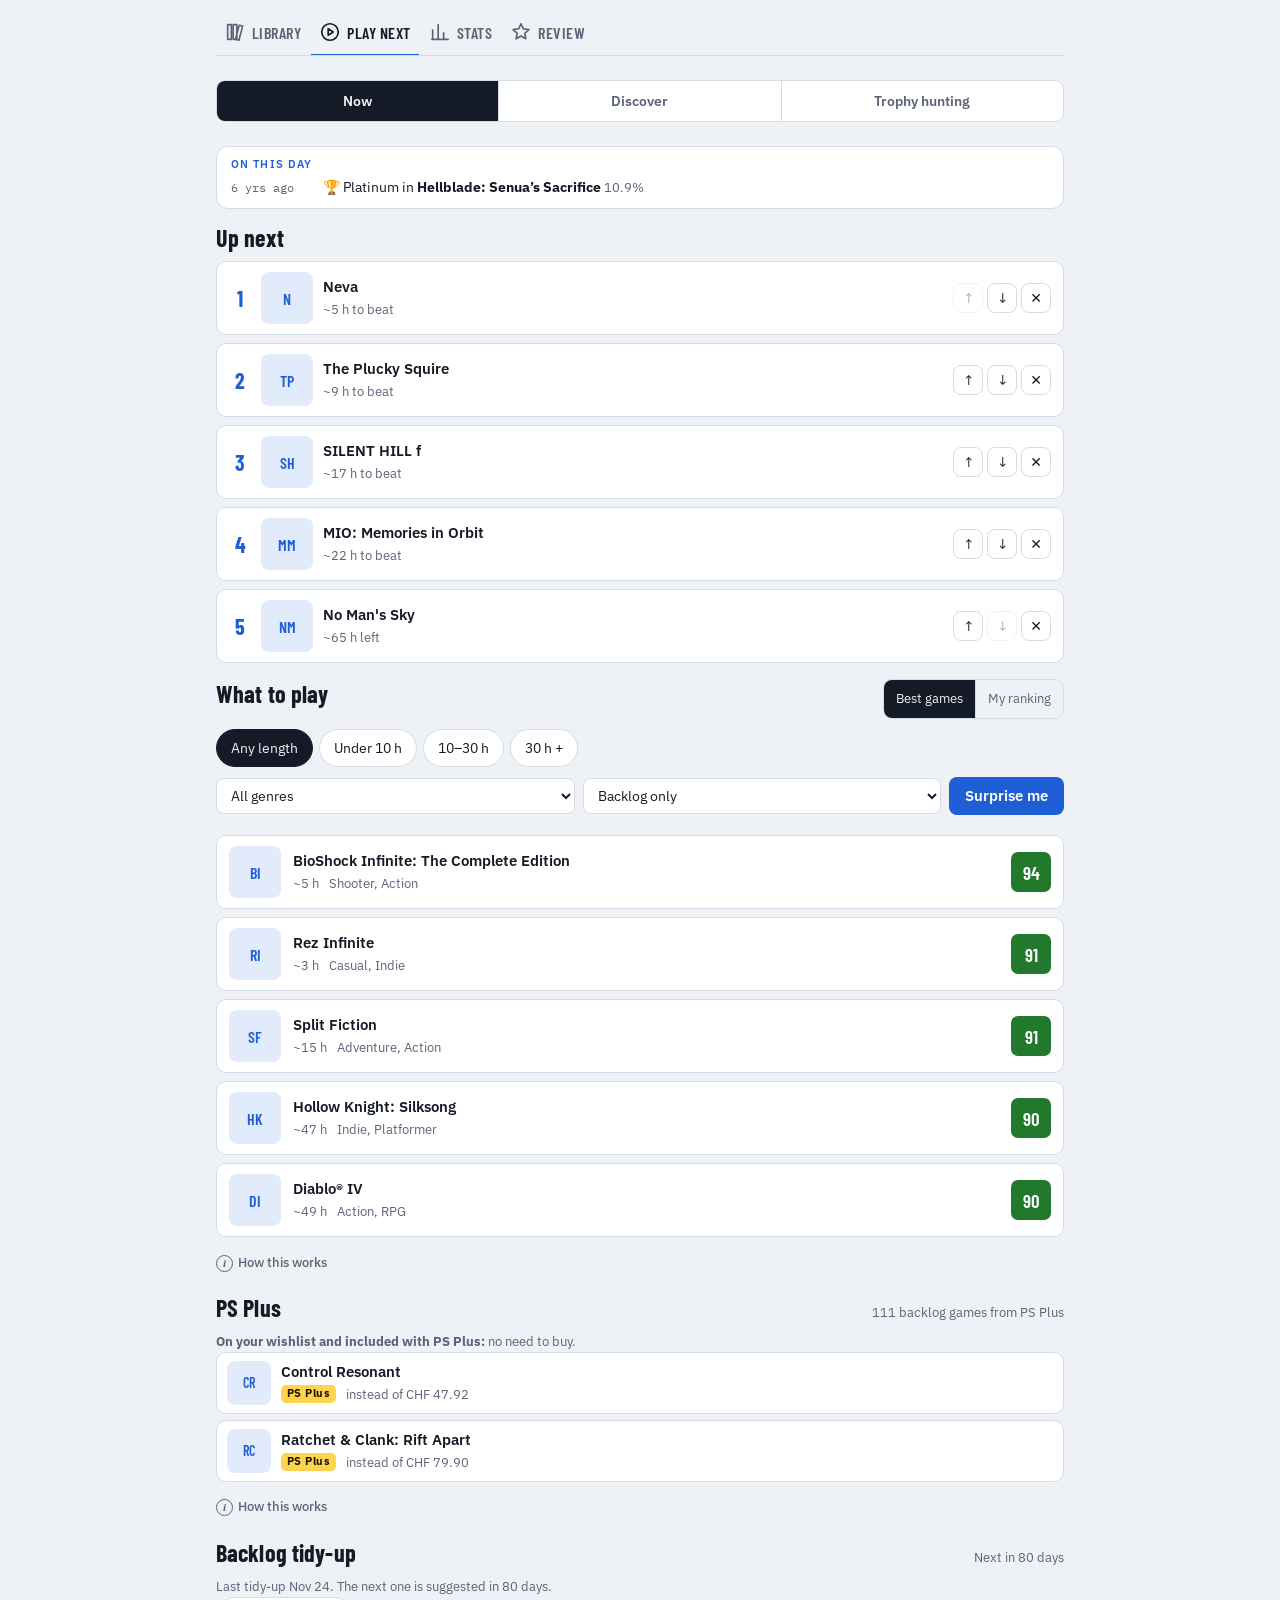
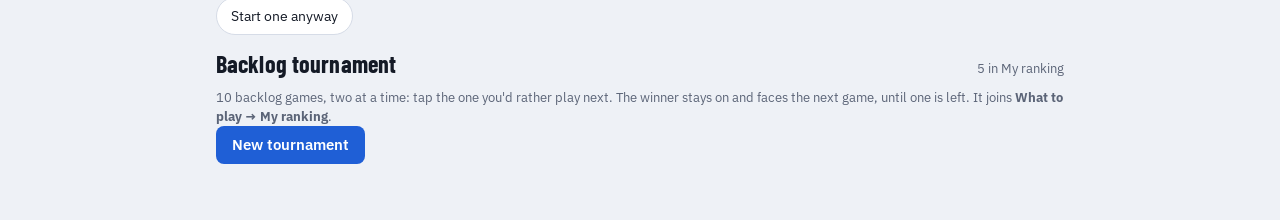
<file: docs/play.html>
<!doctype html>
<html lang="en">
<meta charset="utf-8">
<title>Game Shelf Play Next</title>
<meta name="viewport" content="width=device-width, initial-scale=1, viewport-fit=cover">
<meta name="apple-mobile-web-app-capable" content="yes">
<meta name="apple-mobile-web-app-title" content="Game Shelf">
<meta name="apple-mobile-web-app-status-bar-style" content="default">
<meta name="theme-color" content="#eef1f6" media="(prefers-color-scheme: light)">
<meta name="theme-color" content="#0e1320" media="(prefers-color-scheme: dark)">
<link rel="manifest" href="manifest.webmanifest">
<link rel="icon" href="icon-192.png" type="image/png">
<link rel="apple-touch-icon" href="apple-touch-icon.png">
<link rel="preconnect" href="https://fonts.googleapis.com">
<link rel="preconnect" href="https://fonts.gstatic.com" crossorigin>
<link rel="stylesheet" href="https://fonts.googleapis.com/css2?family=Barlow+Condensed:wght@500;600;700&family=IBM+Plex+Sans:wght@400;500;600&family=IBM+Plex+Mono:wght@400;500&display=swap">
<link rel="stylesheet" href="app.css">
<style>
/* Layout: tabs → Now / Discover / Trophies; one part at a time */
section { display: grid; gap: 10px; }
.cover { width: 52px; height: 52px; border-radius: 8px; }
.dot { width: 8px; height: 8px; }
.filters { display: grid; gap: 8px; }
.row { display: flex; gap: 8px; flex-wrap: wrap; align-items: center; }
.row select, .row .sel { background: var(--surface); border: 1px solid var(--line); border-radius: 8px; padding: 7px 10px; font-size: 14px; flex: 1 1 160px; min-width: 0; }
.go { background: var(--accent); color: var(--on-accent); border: 0; border-radius: 8px; padding: 8px 16px; font-weight: 600; cursor: pointer; }
.go:hover { filter: brightness(1.08); }

.pick { background: var(--surface); border: 2px solid var(--accent); border-radius: var(--radius); padding: 14px; display: grid; grid-template-columns: 96px 1fr; gap: 14px; align-items: center; }
.pick .cover { width: 96px; height: 96px; border-radius: 10px; }
.pick h2 { font-size: 24px; }
.pick .why { display: flex; flex-wrap: wrap; gap: 4px 12px; font-size: 13.5px; color: var(--muted); }
.pick .why b { color: var(--fg); }

.list { list-style: none; margin: 0; padding: 0; display: grid; gap: 8px; }
.item { background: var(--surface); border: 1px solid var(--line); border-radius: 10px; padding: 10px 12px; display: grid; grid-template-columns: 52px 1fr auto; gap: 12px; align-items: center; }
.main { min-width: 0; display: grid; gap: 3px; }
.name { font-weight: 600; line-height: 1.25; overflow-wrap: anywhere; }
.meta { display: flex; flex-wrap: wrap; gap: 2px 10px; font-size: 12.5px; color: var(--muted); }
.prog { display: flex; align-items: center; gap: 8px; font: 12px var(--mono); color: var(--muted); }
.prog .bar { flex: 1 1 auto; max-width: 220px; height: 6px; background: var(--line); border-radius: 3px; overflow: hidden; }
.prog .bar i { display: block; height: 100%; background: var(--plat); }
.easy { display: grid; gap: 2px; font-size: 12.5px; margin-top: 2px; }
.easy span { display: flex; gap: 6px; align-items: baseline; }
.easy .r { font-family: var(--mono); color: var(--muted); margin-left: auto; }
.left { font: 600 24px var(--display); text-align: right; line-height: 1; }
.left small { display: block; font: 11px var(--body); color: var(--muted); text-transform: uppercase; letter-spacing: .06em; }

.uq { grid-template-columns: 22px 52px 1fr auto; gap: 10px; }
.rank { font: 700 22px var(--display); color: var(--accent); text-align: center; }
.qbtns { display: flex; gap: 4px; }
.qbtns button { width: 30px; height: 30px; border: 1px solid var(--line); border-radius: 8px; background: var(--surface); cursor: pointer; font-size: 14px; }
.qbtns button:disabled { opacity: .35; cursor: default; }
a.act { display: inline-block; border: 1px solid var(--line); border-radius: 999px; padding: 3px 10px; font-size: 13px; text-decoration: none; color: var(--fg); }
a.act:hover { border-color: var(--accent); } a.act.on { background: var(--accent-soft); border-color: var(--accent); }
a.act.primary { background: var(--accent); color: var(--on-accent); border-color: var(--accent); font-weight: 600; padding: 6px 14px; border-radius: 8px; }
.pact { display: flex; flex-wrap: wrap; gap: 6px; align-items: center; margin-top: 4px; }
.tbl td.num, .tbl th:nth-child(n+2):not(:last-child) { text-align: right; font-variant-numeric: tabular-nums; }
.lvl { font-size: 11px; font-weight: 600; text-transform: uppercase; letter-spacing: .05em; padding: 1px 7px; border-radius: 4px; border: 1px solid currentColor; }
.lvl.easy { color: var(--mc-good); } .lvl.medium { color: var(--mc-mid); } .lvl.hard { color: var(--mc-bad); }
.wk-head { display: flex; justify-content: space-between; align-items: baseline; gap: 10px; flex-wrap: wrap; }
.wk .item { grid-template-columns: 96px 1fr auto; align-items: start; }
.wk .cover { width: 96px; height: 64px; border-radius: 8px; }
.wk .why { font-size: 13px; color: var(--fg); line-height: 1.4; }
.wk .name a { color: inherit; text-decoration: none; }
.wk .name a:hover { text-decoration: underline; }
.wk .owned { font-size: 12px; color: var(--muted); }
@media (max-width: 420px) { .wk .item { grid-template-columns: 72px 1fr auto; } .wk .cover { width: 72px; height: 52px; } }
@media (max-width: 420px) { .pick { grid-template-columns: 72px 1fr; } .pick .cover { width: 72px; height: 72px; } }
.mode { display: grid; gap: 10px; }

.dg-figs b { font-size: 24px; }
.tap { cursor: pointer; }
.tn-duel { display: grid; grid-template-columns: 1fr auto 1fr; gap: 8px; align-items: stretch; }
.tn-card { all: unset; box-sizing: border-box; cursor: pointer; background: var(--surface); border: 2px solid var(--line); border-radius: var(--radius); padding: 10px; display: grid; gap: 4px; align-content: start; justify-items: start; min-width: 0; }
.tn-card:hover, .tn-card:focus-visible { border-color: var(--accent); }
.tn-card .cover { width: 100%; height: auto; aspect-ratio: 16 / 10; border-radius: 8px; font-size: 22px; }
.tn-name { font-weight: 600; line-height: 1.25; overflow-wrap: anywhere; }
.tn-vs { align-self: center; font: 700 16px var(--display); color: var(--muted); }
.tn-card.champ { border-color: var(--gold); }
.tn-tag { font-size: 12px; font-weight: 600; color: var(--gold); }
.tn-line { display: flex; gap: 4px; flex-wrap: wrap; }
.tn-dot { width: 28px; height: 28px; border-radius: 6px; overflow: hidden; border: 2px solid transparent; display: grid; place-items: center; font-size: 9px; background: var(--line); }
.tn-dot img, .tn-dot .cover { width: 100%; height: 100%; object-fit: cover; display: block; }
.tn-dot.out { opacity: .25; filter: grayscale(1); }
.tn-dot.on { border-color: var(--gold); }
.price { font-weight: 600; color: var(--fg); }
.sale { font-weight: 700; color: var(--up); }
.plusb { font-size: 11px; font-weight: 700; letter-spacing: .04em; padding: 1px 6px; border-radius: 5px; background: #ffd34d; color: #1b1300; }
.bell { color: var(--up); font-weight: 700; }
.pricebox { display: grid; gap: 8px; padding: 10px 12px; border: 1px solid var(--line); border-radius: 10px; background: var(--bg); }
.pricebox .big { font: 600 22px var(--display); }
.alertf { display: flex; gap: 8px; align-items: center; flex-wrap: wrap; font-size: 14px; }
.alertf input { width: 96px; font: 600 16px var(--body); padding: 6px 8px; border: 1px solid var(--line); border-radius: 8px; background: var(--surface); color: var(--fg); }
.plus-list { display: grid; gap: 4px; }
.tidy-card { display: grid; grid-template-columns: 88px 1fr; gap: 12px; align-items: start; background: var(--surface); border: 1px solid var(--line); border-radius: var(--radius); padding: 12px; }
.tidy-card .cover { width: 88px; height: 88px; border-radius: 10px; }
.tidy-card ul { margin: 6px 0 0; padding-left: 18px; display: grid; gap: 3px; font-size: 14px; color: var(--muted); }
.tidy-acts { display: grid; grid-template-columns: 1fr 1fr; gap: 8px; }
.tidy-acts .btn { justify-content: center; min-height: 46px; font-size: 16px; }
.tidy-acts .drop { background: var(--bad-bg); color: var(--bad); border-color: transparent; font-weight: 600; }
.tidy-meta { display: flex; justify-content: space-between; align-items: center; gap: 8px; font-size: 13px; color: var(--muted); }
.tn-dot.wait { background: none; border: 2px dashed var(--line); }
.tn-dot.new { animation: tn-in .35s ease-out; }
@keyframes tn-in { from { transform: scale(.4); opacity: 0; } to { transform: none; opacity: 1; } }
.tn-win { display: grid; grid-template-columns: 64px 1fr; gap: 12px; align-items: center; background: var(--surface); border: 2px solid var(--gold); border-radius: var(--radius); padding: 10px; margin-bottom: 10px; }
.tn-win .cover { width: 64px; height: 64px; border-radius: 8px; }
.tn-win > span:last-child { display: grid; gap: 2px; }
.memories { background: var(--surface); border: 1px solid var(--line); border-radius: var(--radius); padding: 10px 14px; display: grid; gap: 4px; }
.memories ul { list-style: none; margin: 0; padding: 0; display: grid; gap: 4px; font-size: 14px; }
.memories .yr { display: inline-block; min-width: 92px; font: 12px var(--mono); color: var(--muted); }
a.cal { text-decoration: none; color: var(--accent); font-weight: 600; }
.item.nomc { grid-template-columns: 52px 1fr; }
/* compact rows (wishlist, coming soon): small cover, one meta line, icon actions */
.list.compact { gap: 6px; }
.list.compact .item { grid-template-columns: 44px minmax(0, 1fr) auto auto; gap: 10px; padding: 8px 10px; }
.list.compact .item.nomc { grid-template-columns: 44px minmax(0, 1fr) auto; }
.list.compact .cover { width: 44px; height: 44px; font-size: 14px; }
.list.compact .meta { flex-wrap: nowrap; overflow: hidden; white-space: nowrap; }
.list.compact .meta > span { flex: none; } .list.compact .meta > span:last-child { flex: 0 1 auto; overflow: hidden; text-overflow: ellipsis; min-width: 0; }
.list.compact .mc { width: 34px; height: 34px; font-size: 16px; }
.list.compact .item > .detail { margin: 2px -10px -8px; }
a.x { width: 30px; height: 30px; display: grid; place-items: center; border: 1px solid var(--line); border-radius: 50%; color: var(--muted); text-decoration: none; font-size: 13px; }
a.x:hover { border-color: var(--accent); color: var(--accent); }
a.x.add { color: var(--accent); border-color: var(--accent); font-size: 18px; font-weight: 600; }
a.x.added { background: var(--accent-soft); }
.wsearch { margin: 0 0 10px; }
.wsearch input { width: 100%; box-sizing: border-box; font: inherit; font-size: 16px; padding: 10px 12px; border-radius: var(--radius); border: 1px solid var(--line); background: var(--surface); color: var(--text); }
.wsearch .list { margin-top: 6px; }
.wsearch .hint { padding: 8px 0; }
.wished { width: 30px; text-align: center; color: var(--gold); font-size: 18px; }
.sec-head .count { font: 500 15px var(--body); color: var(--muted); }
select.mini { background: var(--surface); border: 1px solid var(--line); border-radius: 8px; padding: 4px 8px; font-size: 13px; }
.meta .out { color: var(--accent); font-weight: 600; }
.detail .desc { margin: 0; font-size: 14px; line-height: 1.5; }
tr.ptr > td { padding: 0 0 8px; border-bottom: 1px solid var(--line); }
tr.ptr .detail { border: 1px solid var(--line); border-radius: 10px; background: var(--surface); }
tr.tap.open td { background: var(--accent-soft); }
.item > .detail { grid-column: 1 / -1; margin: 2px -12px -10px; }
.pick > .detail { grid-column: 1 / -1; margin: 0 -14px -14px; }
.tap.open { border-color: color-mix(in srgb, var(--accent) 45%, var(--line)); }
</style>

<main class="wrap" id="main">
  <h1 class="vh">Play next</h1>
  <nav class="tabs" aria-label="Main"><a href="index.html"><svg viewBox="0 0 24 24" aria-hidden="true"><path d="M4 4h4v16H4zM10 4h4v16h-4zM16.5 4.6l3.8 1 -4 15.4 -3.8 -1z"/></svg><span>Library</span></a><a href="play.html" aria-current="page"><svg viewBox="0 0 24 24" aria-hidden="true"><circle cx="12" cy="12" r="9"/><path d="M10 8.5v7l5.5-3.5z"/></svg><span>Play next</span></a><a href="stats.html"><svg viewBox="0 0 24 24" aria-hidden="true"><path d="M4 20V10M10 20V4M16 20v-7M21 20H3"/></svg><span>Stats</span></a><a href="review.html"><svg viewBox="0 0 24 24" aria-hidden="true"><path d="M12 3l2.6 5.6 6 .7-4.5 4.1 1.2 6L12 16.4 6.7 19.4l1.2-6L3.4 9.3l6-.7z"/></svg><span>Review</span></a></nav>
  <nav class="subnav" aria-label="Play next sections"><div class="seg" role="group">
    <button data-show="now">Now</button><button data-show="discover">Discover</button><button data-show="trophies">Trophy hunting</button>
  </div></nav>

  <div class="part-body" data-part="now">
    <section class="memories" id="memories" hidden></section>

    <section class="block">
      <div class="sec-head"><h2 class="sec">Up next</h2><a class="note cal" id="calLink" href="#" title="Subscribe once: finish forecasts, release dates and your goals deadline appear in your phone's calendar and update by themselves">📅 Add to calendar</a></div>
      <div id="upnext"></div>
    </section>

    <section class="block">
      <div class="sec-head"><h2 class="sec">What to play</h2>
        <div class="seg" role="group" aria-label="How to choose"><button data-mode="best">Best games</button><button data-mode="rank" id="rankModeBtn" hidden>My ranking</button></div></div>
      <div class="mode" id="modeBest">
        <div class="chips" id="lengths" role="group" aria-label="How much time do you have"></div>
        <div class="row">
          <select id="genre" aria-label="Genre"></select>
          <select id="poolSel" aria-label="Which games"><option value="backlog">Backlog only</option><option value="both">Backlog + in progress</option></select>
          <button class="go" id="surprise">Surprise me</button>
        </div>
        <div id="pick"></div>
        <ol class="list" id="picks"></ol>
        <details class="how"><summary>How this works</summary><p>Your best-rated games first (Metacritic). Length is HowLongToBeat's Main + Extras time; games without one only appear under "Any length". "Surprise me" picks at random, better-rated games more often.</p></details>
      </div>
      <div class="mode" id="modeRank" hidden>
        <ol class="list" id="rankList"></ol>
        <details class="how"><summary>How this works</summary><p>Each backlog tournament below crowns one game, and it joins this list in the order it won. Games you finish, beat or drop leave the list; games you've started stay, marked "Playing".</p></details>
      </div>
    </section>

    <section class="block" id="plusSec" hidden>
      <div class="sec-head"><h2 class="sec">PS Plus</h2><span class="note" id="plusNote"></span></div>
      <div id="plusBody"></div>
      <details class="how"><summary>How this works</summary><p>Games you only have through PS Plus (claimed, not bought) stay playable while they're in the catalogue and you're subscribed. Each Monday the catalogue list (from Push Square) is checked: games leaving within 45 days show here, in your push and in your calendar. Wishlist games included with PS Plus show here too, so you don't buy them.</p></details>
    </section>

    <section class="block" id="tidySec" hidden>
      <div class="sec-head"><h2 class="sec">Backlog tidy-up</h2><span class="note" id="tidyNote"></span></div>
      <div id="tidyBody"></div>
    </section>

    <section class="block" id="tourney">
      <div class="sec-head"><h2 class="sec">Backlog tournament</h2><span class="note" id="tnStats"></span></div>
      <div id="tnBody"></div>
    </section>
  </div>

  <div class="part-body" data-part="discover" hidden>
    <section class="block" id="weekly" hidden>
      <div class="sec-head"><h2 class="sec">This week's picks</h2><span class="note" id="wkWhen"></span></div>
      <ol class="list wk" id="wkList"></ol>
      <div id="wkProfile"></div>
    </section>
    <section class="block">
      <div class="sec-head"><h2 class="sec">Wishlist <span class="count" id="wishCount"></span></h2>
        <select id="wishSort" aria-label="Sort wishlist" class="mini"><option value="added">Recently added</option><option value="release">Release date</option><option value="mc">Metacritic</option><option value="short">Shortest first</option><option value="price">Cheapest first</option><option value="name">Name</option></select></div>
      <div class="wsearch"><input type="search" id="wishQ" placeholder="🔍 Find a game to add…" autocomplete="off" enterkeyhint="search" aria-label="Search games to add to your wishlist">
        <ol class="list compact" id="wishHits" hidden></ol></div>
      <div class="chips" id="wishChips" role="group" aria-label="Show"></div>
      <ol class="list compact" id="wishList"></ol>
      <button class="more" id="wishMore" hidden></button>
    </section>
    <section class="block" id="soonSec" hidden>
      <h2 class="sec">Coming soon</h2>
      <div class="chips" id="soonChips" role="group" aria-label="Category"></div>
      <ol class="list compact" id="soonList"></ol>
      <button class="more" id="soonMore" hidden></button>
      <details class="how"><summary>How this works</summary><p>Unreleased PS4/PS5 games from RAWG, updated every Monday. <b>Your series</b>: next games in the series you played most. <b>Your studios</b>: from the studios you spent most hours with. <b>Your taste</b>: matching the same taste profile as the weekly picks (genres and tags of the games you play long, finish and rate highly). <b>Big releases</b> and <b>Indie</b>: the most awaited (how many RAWG users added them), with a date in the next 18 months. <b>Out soon</b>: anything here released in the next 60 days. Games you own or gave a 👎 are left out. Release dates often move.</p></details>
    </section>
  </div>

  <div class="part-body" data-part="trophies" hidden>
    <section class="block">
      <h2 class="sec">Closest to platinum</h2>
      <ol class="list" id="close"></ol>
      <button class="more" id="closeMore" hidden></button>
      <details class="how"><summary>How this works</summary><p>Games at 70% or more of their goal. For a game whose platinum you haven't got, the goal is the platinum, so only base-game trophies count (DLC trophies aren't needed for it); after the platinum, the goal is 100% with DLC. Under each game: the missing trophies most players have, so likely the easiest left. "Left" doesn't count the platinum itself, which unlocks on its own.</p></details>
    </section>
    <section class="block" id="doingSec" hidden>
      <h2 class="sec">Almost there</h2>
      <ol class="list compact" id="doing"></ol>
      <button class="more" id="doingMore" hidden></button>
      <details class="how"><summary>How this works</summary><p>Trophies you've started that count towards a number (41 of 50 collectibles, 171 of 200 kills), most advanced first. PlayStation only tracks this for some PS5 trophies, so many trophies and all PS4 games have no counter. Updated with each data refresh.</p></details>
    </section>
    <section class="block">
      <h2 class="sec">Next platinum: how hard?</h2>
      <div id="platHard"></div>
      <details class="how"><summary>How this works</summary><p>Games in progress that have a platinum, easiest first. "Guide" is the platinum difficulty from trophy guides (PowerPyx, PSNProfiles, PlayStationTrophies; average when several rate it): up to 3.5 is Easy, up to 6 Medium, above that Hard. Without a guide rating, the level is estimated from PSN: "Plat" is the share of players who have the platinum, and missing trophies that under 10% of players have count against it. Tap a game for hours, missables and playthroughs.</p></details>
    </section>
    <section class="block">
      <h2 class="sec">DLC to finish</h2>
      <ol class="list" id="dlcList"></ol>
      <button class="more" id="dlcMore" hidden>Show all</button>
      <details class="how"><summary>How this works</summary><p>DLC packs with trophies left, for games whose main game you've finished or whose DLC you've started. Fewest trophies left first.</p></details>
    </section>
  </div>
</main>

<script src="app.js"></script>
<script src="gamepanel.js"></script>
<script>
const $ = id => document.getElementById(id);
const esc = s => String(s ?? "").replace(/[&<>"']/g, c => ({ "&": "&amp;", "<": "&lt;", ">": "&gt;", '"': "&quot;", "'": "&#39;" }[c]));
const initials = s => (s || "?").replace(/[^A-Za-z0-9 ]/g, "").split(/\s+/).filter(Boolean).slice(0, 2).map(w => w[0]).join("").toUpperCase();
const pic = (url, name) => url ? `<img src="${esc(url)}" alt="" loading="lazy" onerror="this.replaceWith(document.createTextNode('${initials(name)}'))">` : initials(name);
const mcClass = m => m == null ? "none" : m >= 75 ? "good" : m >= 50 ? "mid" : "bad";
const fmtH = h => h >= 10 ? Math.round(h) + " h" : (Math.round(h * 2) / 2) + " h";
const beatTime = x => x.hltb?.extra || x.hltb?.main || null;   // HowLongToBeat Main + Extras (Main Story if missing)
const LENGTHS = { any: ["Any length", () => true], short: ["Under 10 h", h => h && h < 10], medium: ["10–30 h", h => h >= 10 && h <= 30], long: ["30 h +", h => h > 30] };
let DATA, state = { length: "any", pool: "backlog", genre: "", mode: "best", wishSort: "added", wishF: "all", soonCat: "all" };
try { Object.assign(state, JSON.parse(localStorage.getItem("shelf-play") || "{}")); } catch {}

// Same rules as the Library: platinum wins; a dropped game played again returns to normal.
function applyFlags(games, flags) {
  for (const x of games) {
    const f = flags[x.name] || (x.aliases || []).map(n => flags[n]).find(Boolean);
    x.eff = x.status; x.base_status = x.status; x.flag = null;
    if (!f || x.status === "completed") continue;
    if (f.flag === "dropped" && x.last_activity && new Date(x.last_activity) > new Date(f.at)) continue;
    x.eff = f.flag; x.flag = f;
  }
}

function pool() {
  const fit = LENGTHS[state.length][1];
  return DATA.games.filter(x => (x.eff === "unplayed" && x.owned) || (state.pool === "both" && x.eff === "started"))
    .filter(x => fit(beatTime(x)))
    .filter(x => !state.genre || (x.genres || []).includes(state.genre));
}

function card(x, eyebrow) {
  const why = [x.metacritic != null ? `Metacritic <b>${x.metacritic}</b>` : "No Metacritic score",
    beatTime(x) ? `~<b>${fmtH(beatTime(x))}</b> to beat` : null,
    (x.genres || []).slice(0, 3).join(", ") || null,
    x.eff === "started" ? `In progress · ${x.progress ?? 0}% trophies` : (x.acquired ? `Owned since ${new Date(x.acquired).getFullYear()}` : null)].filter(Boolean);
  return `<div class="pick tap" data-g="${esc(x.name)}"><span class="cover">${pic(x.image, x.name)}</span>
    <div class="main"><span class="eyebrow">${eyebrow}</span><h2>${esc(x.name)}</h2><div class="why">${why.map(w => `<span>${w}</span>`).join("")}</div></div></div>`;
}

function render() {
  $("lengths").innerHTML = Object.entries(LENGTHS).map(([k, [l]]) => `<button class="chip" data-len="${k}" aria-pressed="${state.length === k}">${l}</button>`).join("");
  $("poolSel").value = state.pool;
  if (state.mode === "fit" || (state.mode === "rank" && !rankedBacklog().length)) state.mode = "best";   // "Fit my hours" was removed
  document.querySelectorAll("[data-mode]").forEach(b => b.setAttribute("aria-pressed", b.dataset.mode === state.mode));
  $("rankModeBtn").hidden = !rankedBacklog().length;
  $("modeBest").hidden = state.mode !== "best"; $("modeRank").hidden = state.mode !== "rank";
  if (state.mode === "rank") rankList();
  const p = pool();
  const picks = [...p].sort((a, b) => (b.metacritic ?? 0) - (a.metacritic ?? 0) || (beatTime(a) ?? 999) - (beatTime(b) ?? 999)).slice(0, 5);
  $("picks").innerHTML = picks.length ? picks.map(x => `<li class="item tap" data-g="${esc(x.name)}"><span class="cover">${pic(x.image, x.name)}</span>
      <span class="main"><span class="name">${esc(x.name)}</span>
      <span class="meta">${beatTime(x) ? `<span>~${fmtH(beatTime(x))}</span>` : ""}<span>${esc((x.genres || []).slice(0, 2).join(", "))}</span>${x.eff === "started" ? "<span>In progress</span>" : ""}</span></span>
      <span class="mc ${mcClass(x.metacritic)}">${x.metacritic ?? "n/a"}</span></li>`).join("")
    : `<p class="empty">Nothing matches. Try another length or genre.</p>`;
  $("surprise").disabled = !p.length;
  reopen();
}

function surprise() {
  const p = pool(); if (!p.length) return;
  const w = p.map(x => Math.max(1, (x.metacritic ?? 65) - 50) ** 2);   // better-rated games come up more often
  let r = Math.random() * w.reduce((a, b) => a + b, 0), i = 0;
  while ((r -= w[i]) > 0) i++;
  $("pick").innerHTML = card(p[i], "Tonight's pick");
}

const toPlat = x => x.defined?.platinum && !x.platinum;                    // the goal is the platinum, which only needs base-game trophies
const goalPct = x => toPlat(x) && x.base ? x.base.pct : (x.progress ?? 0);
function closest() {
  const all = DATA.games.filter(x => x.status !== "completed" && x.eff !== "dropped" && goalPct(x) >= 70)
    .sort((a, b) => goalPct(b) - goalPct(a) || (a.missing_n ?? 99) - (b.missing_n ?? 99)), rows = closeAll ? all : all.slice(0, 5);
  $("closeMore").hidden = all.length <= 5; $("closeMore").textContent = closeAll ? "Show fewer" : `Show all ${all.length}`;
  $("close").innerHTML = rows.length ? rows.map(x => {
    const easy = (x.easy || []).map(t => `<span><span class="dot d-${t.t}"></span>${t.h ? "Hidden trophy" : esc(t.n)}${t.p ? ` (${esc(t.p)})` : ""}<span class="r">${t.r ?? "?"}%</span></span>`).join("");
    const goal = x.defined?.platinum ? "platinum" : "100%";
    const tag = x.eff === "beaten" ? `<span class="note"> · Beaten</span>` : "";
    return `<li class="item tap" data-g="${esc(x.name)}"><span class="cover">${pic(x.image, x.name)}</span>
      <span class="main"><span class="name">${esc(x.name)}${tag}</span>
        <span class="prog"><span class="bar"><i style="width:${goalPct(x)}%"></i></span><span class="num">${goalPct(x)}% to ${goal}${toPlat(x) && x.base ? ` · ${x.progress}% with DLC` : ""}</span></span>
        <span class="easy">${easy}</span></span>
      <span class="left num">${x.missing_n ?? "?"}<small>left</small></span></li>`;
  }).join("") : `<p class="empty">No game at 70% or more right now.</p>`;
  reopen();
}

let dlcAll = false, closeAll = false, hardAll = false;
$("closeMore").addEventListener("click", () => { closeAll = !closeAll; closest(); });
let doingAll = false;
function almostThere() {                             // single trophies with a counter, closest to done
  const all = DATA.games.filter(x => x.eff !== "dropped").flatMap(x => (x.doing || []).map(t => ({ x, t }))).sort((a, b) => b.t.pct - a.t.pct || (b.t.r ?? 0) - (a.t.r ?? 0)), rows = doingAll ? all : all.slice(0, 6);
  $("doingSec").hidden = !all.length; $("doingMore").hidden = all.length <= 6; $("doingMore").textContent = doingAll ? "Show fewer" : `Show all ${all.length}`;
  $("doing").innerHTML = rows.map(({ x, t }) => { const [done, of] = String(t.p).split("/");
    return `<li class="item tap" data-g="${esc(x.name)}"><span class="cover">${pic(x.image, x.name)}</span>
      <span class="main"><span class="name"><span class="dot d-${t.t}"></span> ${t.h ? "Hidden trophy" : esc(t.n)}</span>
        <span class="prog"><span class="bar"><i style="width:${t.pct}%"></i></span><span class="num">${esc(done)} of ${esc(of)}</span></span>
        <span class="meta"><span>${esc(x.name)}</span>${t.r != null ? `<span>${t.r}% have it</span>` : ""}</span></span>
      <span class="left num">${t.pct}%</span></li>`; }).join("");
}
$("doingMore").addEventListener("click", () => { doingAll = !doingAll; almostThere(); });
function dlcToFinish() {
  const rows = DATA.games.map(x => {
    const open = (x.dlc || []).filter(d => d.earned < d.total);
    const baseDone = !!x.platinum_at || x.status === "completed" || x.eff === "beaten";
    return open.length && (baseDone || open.some(d => d.earned > 0)) ? { x, open, left: open.reduce((a, d) => a + d.total - d.earned, 0) } : null;
  }).filter(Boolean).sort((a, b) => a.left - b.left);
  const shown = dlcAll ? rows : rows.slice(0, 5);
  $("dlcList").innerHTML = shown.length ? shown.map(({ x, open, left }) => `<li class="item tap" data-g="${esc(x.name)}"><span class="cover">${pic(x.image, x.name)}</span>
      <span class="main"><span class="name">${esc(x.name)}</span>
        <span class="easy">${open.map(d => `<span>${esc(d.name)}<span class="r">${d.earned}/${d.total}</span></span>`).join("")}</span></span>
      <span class="left num">${left}<small>left</small></span></li>`).join("")
    : `<p class="empty">${DATA.games.some(x => x.dlc) ? "No DLC left in games you've finished." : "Appears after the next refresh."}</p>`;
  $("dlcMore").hidden = rows.length <= 5;
  $("dlcMore").textContent = dlcAll ? "Show fewer" : `Show all ${rows.length}`;
  reopen();
}
$("dlcMore").addEventListener("click", () => { dlcAll = !dlcAll; dlcToFinish(); });

async function weekly() {
  let R; try { const r = await fetch("recommendations.json", { cache: "no-store" }); if (!r.ok) return; R = await r.json(); } catch { return; }
  if (!R.picks?.length) return;
  const owned = new Set(DATA.games.map(g => g.rawg_slug).filter(Boolean));
  const d = new Date(R.generated_at);
  $("wkWhen").textContent = `Updated ${d.toLocaleDateString(undefined, { weekday: "short", day: "numeric", month: "short" })}`;
  const pr = R.profile || {};
  $("wkProfile").innerHTML = how(`${pr.top_tags?.length ? `Based on your taste for ${esc(pr.top_genres.slice(0, 3).join(", "))} and ${esc(pr.top_tags.slice(0, 4).map(t => t.toLowerCase()).join(", "))} games, usually around ${pr.usual_length} h. ` : ""}Three games you don't own, new every Monday. 👍 / 👎 teach next week's picks; 👎 also means that game won't come back.`, "Why these games?");
  R.picks.forEach(p => ITEMS[p.slug] = p);
  $("wkList").innerHTML = R.picks.map(p => `<li class="item tap" data-d="${esc(p.slug)}"><span class="cover">${pic(p.image, p.name)}</span>
    <span class="main"><span class="name">${esc(p.name)}</span>
      <span class="meta"><span>${esc(p.platforms.join(" · "))}</span>${p.released ? `<span>${new Date(p.released).getFullYear()}</span>` : ""}${p.length ? `<span>~${p.length} h</span>` : ""}<span>${esc(p.genres.join(", "))}</span></span>
      <span class="why">${esc(p.why)}</span>${pickActions(p)}${owned.has(p.slug) ? `<span class="owned">Already in your library now</span>` : ""}</span>
    <span class="mc ${mcClass(p.metacritic)}">${p.metacritic ?? "n/a"}</span></li>`).join("");
  $("weekly").hidden = false;
  reopen();
}


/* ---------- saving through GitHub (same as flags) ---------- */
function repoUrl() {
  const h = location.hostname; if (!h.endsWith(".github.io")) return null;
  const owner = h.split(".")[0], repo = location.pathname.split("/").filter(Boolean)[0] || `${owner}.github.io`;
  return `https://github.com/${owner}/${repo}`;
}
function issueUrl(title, lines) {
  const repo = repoUrl(); if (!repo) return null;
  const body = `Tap "Create" (or "Submit new issue") to save this. The dashboard updates in about a minute.\n\n${lines.join("\n")}\n`;
  return `${repo}/issues/new?title=${encodeURIComponent(title)}&body=${encodeURIComponent(body)}`;
}
const act = (url, label, cls = "") => url ? `<a class="act ${cls}" href="${url}" target="_blank" rel="noopener">${label}</a>` : "";
const getJSON = async (f, d) => { try { const r = await fetch(f, { cache: "no-store" }); return r.ok ? await r.json() : d; } catch { return d; } };
let QUEUE = [], WISH = {}, FEEDBACK = {}, SNAPS = [], GOALS = {}, FLAGS = {}, UPC = {}, ITEMS = {};
const byName = n => DATA.games.find(g => g.name === n || (g.aliases || []).includes(n));
const sum = a => a.reduce((x, y) => x + y, 0);
const left = x => { const b = beatTime(x); return b ? Math.max(1, Math.round(b - (x.eff === "started" ? (x.hours || 0) : 0))) : null; };

/* ---------- game panel on tap (Now tab): same panel as the Library, without the trophy list ---------- */
let openG = null;   // { list, key } of the open panel, so it survives re-renders
const keyOf = el => el.dataset.g != null ? "g:" + el.dataset.g : "d:" + el.dataset.d;
function reopen() {
  if (!openG) return;
  const el = [...document.querySelectorAll(`#${openG.list} .tap`)].find(e => keyOf(e) === openG.key);
  const g = el && el.dataset.g != null ? byName(el.dataset.g) : null;
  if (!el || (el.dataset.g != null && !g)) { openG = null; return; }
  const html = g ? GP.panel(g) : discoverPanel(el.dataset.d);
  el.classList.add("open");
  if (el.tagName === "TR") el.insertAdjacentHTML("afterend", `<tr class="ptr"><td colspan="9">${html}</td></tr>`);
  else el.insertAdjacentHTML("beforeend", html);
}
document.addEventListener("click", e => {
  const el = e.target.closest(".tap");
  if (!el || e.target.closest("a, button, input, select, label, .detail")) return;
  const list = el.closest("[id]").id, key = keyOf(el), same = openG && openG.list === list && openG.key === key;
  document.querySelectorAll(".tap.open").forEach(o => { o.classList.remove("open"); o.querySelector(":scope > .detail")?.remove(); });
  document.querySelectorAll("tr.ptr").forEach(r => r.remove());
  openG = same ? null : { list, key };
  reopen();
});

/* ---------- Backlog tournament: 10 backlog games, winner stays on, the last one standing joins My ranking ---------- */
let TOURN = { champions: [] }, tn = null;  // tn = { names: [10 entrants], champ: index, next: index, beat: [names] }
const TN_SIZE = 10, LOCAL_CHAMPS = "shelf-champs", LIVE = "shelf-tn-live";
const lsGet = (k, d) => { try { return JSON.parse(localStorage.getItem(k)) ?? d; } catch { return d; } };
const lsSet = (k, v) => { try { v == null ? localStorage.removeItem(k) : localStorage.setItem(k, JSON.stringify(v)); } catch {} };
function champions() {      // saved in the repo + won on this device but not saved yet
  const saved = TOURN.champions || [], ids = new Set(saved.map(c => c.id));
  const mine = lsGet(LOCAL_CHAMPS, []).filter(c => !ids.has(c.id)); lsSet(LOCAL_CHAMPS, mine);
  return [...saved, ...mine];
}
// My ranking: champions in the order they won, while still unfinished (started ones stay, marked as playing)
function rankedBacklog() {
  return champions().map(c => ({ c, g: byName(c.game) }))
    .filter(o => o.g && o.g.base_status !== "completed" && !["beaten", "dropped"].includes(o.g.eff));
}
const tnPool = () => DATA.games.filter(x => x.eff === "unplayed" && x.owned);
function tnDraw() {
  const crowned = new Set(champions().map(c => c.game)), met = new Set(champions().flatMap(c => c.beat || []));
  const shuffle = a => a.map(x => [Math.random(), x]).sort((p, q) => p[0] - q[0]).map(p => p[1]);
  const pool = tnPool().filter(x => !crowned.has(x.name));
  // games that haven't been in a tournament yet come first
  const pick = [...shuffle(pool.filter(x => !met.has(x.name))), ...shuffle(pool.filter(x => met.has(x.name)))].slice(0, TN_SIZE);
  return pick.length >= 2 ? { names: shuffle(pick).map(x => x.name), champ: 0, next: 1, beat: [] } : null;
}
const tnCard = (x, side, crown) => `<button class="tn-card${crown ? " champ" : ""}" data-tn="${side}"><span class="cover">${pic(x.image, x.name)}</span>
  ${crown ? `<span class="tn-tag">👑 ${crown} win${crown > 1 ? "s" : ""} in a row</span>` : ""}<span class="tn-name">${esc(x.name)}</span><span class="meta">${x.metacritic != null ? `<span>MC ${x.metacritic}</span>` : ""}${beatTime(x) ? `<span>~${fmtH(beatTime(x))}</span>` : ""}</span>
  <span class="meta"><span>${esc((x.genres || []).slice(0, 2).join(", "))}</span></span>${GP.diffOf(x)?.combined?.difficulty != null ? `<span class="meta"><span>🏆 ${GP.diffOf(x).combined.difficulty}/10</span></span>` : ""}</button>`;
let tnStreak = 0;
function tourney() {
  const ranked = rankedBacklog();
  $("tnStats").textContent = ranked.length ? `${ranked.length} in My ranking` : "";
  if (!tn) {
    const enough = tnPool().length >= 2;
    $("tnBody").innerHTML = `<p class="note">${TN_SIZE} backlog games, two at a time: tap the one you'd rather play next. The winner stays on and faces the next game, until one is left. It joins <b>What to play → My ranking</b>.</p>
      <div class="row">${enough ? `<button class="go" id="tnStart">${ranked.length ? "New tournament" : "Start"}</button>` : `<span class="note">Not enough unplayed games in your backlog.</span>`}</div>`;
    return;
  }
  const G = tn.names.map(byName);
  if (G.some(g => !g)) { tn = null; lsSet(LIVE, null); return tourney(); }   // a game left the library meanwhile
  if (tn.next >= G.length) return tnFinish();
  const total = G.length - 1, n = tn.next;
  // the line-up: beaten games faded, the champion highlighted, the rest still waiting
  // games appear one by one as they enter the ring; the ones still to come are blank slots
  const lineup = G.map((g, i) => i > n ? `<span class="tn-dot wait" aria-hidden="true"></span>`
    : `<span class="tn-dot${i === tn.champ ? " on" : i < n ? " out" : ""}${i === n ? " new" : ""}" title="${esc(g.name)}">${pic(g.image, g.name)}</span>`).join("");
  $("tnBody").innerHTML = `<p class="note">Duel ${n} of ${total}: tap the one you'd rather play next.</p>
    <div class="tn-line">${lineup}</div>
    <div class="tn-duel">${tnCard(G[tn.champ], 0, tnStreak)}<span class="tn-vs">vs</span>${tnCard(G[n], 1, 0)}</div>
    <div class="row"><button class="chip" id="tnStop">Stop (nothing saved)</button></div>`;
}
function tnPick(side) {
  const champ = tn.names[tn.champ], challenger = tn.names[tn.next];
  if (side === 0) { tn.beat.push(challenger); tnStreak++; }
  else { tn.beat.push(champ); tn.champ = tn.next; tnStreak = 1; }
  tn.next++; tn.streak = tnStreak; lsSet(LIVE, tn); tourney();
}
function tnFinish() {
  const c = { id: `${Date.now().toString(36)}${Math.random().toString(36).slice(2, 5)}`, game: tn.names[tn.champ], at: new Date().toISOString().slice(0, 10), beat: tn.beat };
  tn = null; tnStreak = 0; lsSet(LIVE, null);
  lsSet(LOCAL_CHAMPS, [...lsGet(LOCAL_CHAMPS, []), c]);
  const url = issueUrl(`Tournament: ${c.game} wins`, [`champion: ${c.id} | ${c.game}`, `date: ${c.at}`, `beat: ${c.beat.join(" ;; ")}`]);
  if (url) { const a = document.createElement("a"); a.href = url; a.target = "_blank"; document.body.appendChild(a); a.click(); a.remove(); }
  tourney(); render();
  const g = byName(c.game), pos = rankedBacklog().findIndex(o => o.c.id === c.id) + 1;
  $("tnBody").insertAdjacentHTML("afterbegin", `<div class="tn-win"><span class="cover">${pic(g.image, g.name)}</span><span><span class="eyebrow">Winner</span><b>${esc(g.name)}</b><span class="note">Beat ${c.beat.length} games · #${pos} in My ranking</span></span></div>`);
}
document.addEventListener("click", e => {
  if (e.target.id === "tnStart") { tn = tnDraw(); tnStreak = 0; lsSet(LIVE, tn); tourney(); $("tourney").scrollIntoView({ block: "start" }); }
  const c = e.target.closest("[data-tn]"); if (c && tn) tnPick(+c.dataset.tn);
  if (e.target.id === "tnStop" && tn) { tn = null; tnStreak = 0; lsSet(LIVE, null); tourney(); }
});
function rankList() {
  const rows = rankedBacklog();
  $("rankList").innerHTML = rows.map(({ c, g }, i) => `<li class="item uq tap" data-g="${esc(g.name)}"><span class="rank">${i + 1}</span><span class="cover">${pic(g.image, g.name)}</span>
      <span class="main"><span class="name">${esc(g.name)}</span><span class="meta">${g.eff === "started" ? `<span class="out">Playing</span>` : ""}<span>Won ${new Date(c.at).toLocaleDateString(undefined, { day: "numeric", month: "short" })}</span>${beatTime(g) ? `<span>~${fmtH(beatTime(g))}</span>` : ""}</span></span>
      <span class="mc ${mcClass(g.metacritic)}">${g.metacritic ?? "–"}</span></li>`).join("");
  reopen();
}

/* ---------- On this day (memories.json, built by extras.py) ---------- */
let MEM = {};
function onThisDay() {
  const key = d => `${String(d.getMonth() + 1).padStart(2, "0")}-${String(d.getDate()).padStart(2, "0")}`, now = new Date();
  let items = MEM[key(now)] || [], label = "On this day";
  if (!items.length) {          // nothing today: the rest of this week
    for (let i = 1; i <= 6 && !items.length; i++) { const d = new Date(now.getTime() + i * 864e5); items = (MEM[key(d)] || []).map(x => ({ ...x, d })); }
    label = "This week, years ago";
  }
  items = items.filter(x => x.y < now.getFullYear()).slice(0, 3);
  $("memories").hidden = !items.length;
  const what = x => x.kind === "platinum" ? `🏆 Platinum in <b>${esc(x.game)}</b>${x.r != null ? ` <span class="note">${x.r}%</span>` : ""}`
    : x.kind === "complete" ? `💯 100% in <b>${esc(x.game)}</b>`
    : x.kind === "rare" ? `💎 <b>${esc(x.trophy)}</b> in ${esc(x.game)} <span class="note">${x.r}%</span>` : `▶ Started <b>${esc(x.game)}</b>`;
  $("memories").innerHTML = `<span class="eyebrow">${label}</span><ul>${items.map(x => `<li><span class="yr">${now.getFullYear() - x.y} yr${now.getFullYear() - x.y > 1 ? "s" : ""} ago${x.d ? ` · ${x.d.toLocaleDateString(undefined, { weekday: "short" })}` : ""}</span>${what(x)}</li>`).join("")}</ul>`;
}

/* ---------- 4. Up next ---------- */
let qDraft = null;   // local reordering before saving
function upNext() {
  const list = (qDraft || QUEUE).map(n => ({ n, g: byName(n) })).filter(o => o.g);
  const changed = qDraft && qDraft.join("|") !== QUEUE.join("|");
  $("upnext").innerHTML = list.length ? `<ol class="list">${list.map(({ n, g }, i) => `<li class="item uq tap" data-g="${esc(g.name)}"><span class="rank">${i + 1}</span><span class="cover">${pic(g.image, g.name)}</span>
      <span class="main"><span class="name">${esc(g.name)}</span>${left(g) ? `<span class="meta"><span>~${left(g)} h ${g.eff === "started" ? "left" : "to beat"}</span>${GP.forecast(g)?.short ? `<span class="out">${esc(GP.forecast(g).short)}</span>` : ""}</span>` : ""}</span>
      <span class="qbtns"><button data-q="up" data-i="${i}" ${i ? "" : "disabled"} aria-label="Move up">↑</button><button data-q="down" data-i="${i}" ${i < list.length - 1 ? "" : "disabled"} aria-label="Move down">↓</button><button data-q="del" data-i="${i}" aria-label="Remove">✕</button></span></li>`).join("")}</ol>
      ${changed ? `<div class="row">${act(issueUrl("Up next: new order", ["queue: set", ...(qDraft.length ? qDraft.map(n => `game: ${n}`) : [])]), "Save order", "primary")}<button class="chip" data-q="reset">Undo</button></div>` : ""}`
    : `<p class="empty">Nothing queued yet. Open a game in the Library and tap <b>+ Up next</b> (up to 5 games).</p>`;
  reopen();
}

/* ---------- 7 + 6. feedback and wishlist on the weekly picks ---------- */
function pickActions(p) {
  const fb = FEEDBACK[p.slug]?.feedback, wished = !!WISH[p.slug];
  const up = act(issueUrl(`Pick 👍 ${p.name}`, ["feedback: up", `slug: ${p.slug}`]), "👍", fb === "up" ? "on" : "");
  const down = act(issueUrl(`Pick 👎 ${p.name}`, ["feedback: down", `slug: ${p.slug}`]), "👎", fb === "down" ? "on" : "");
  const wl = wished ? `<span class="note">On your wishlist</span>` : act(issueUrl(`Wishlist: add ${p.name}`, ["wish: add", `slug: ${p.slug}`, `name: ${p.name}`]), "+ Wishlist");
  return repoUrl() ? `<span class="pact">${up}${down}${wl}${fb ? `<span class="note">${fb === "up" ? "You liked this pick" : "Not for you"}</span>` : ""}</span>` : "";
}

let wishAll = false, soonAll = false;
const relOf = (slug, w) => (UPC.details?.[slug]?.released) || w?.released || null;
const notOut = (slug, w) => { const r = relOf(slug, w); return !r || r > new Date().toISOString().slice(0, 10) || !!(UPC.details?.[slug]?.tba ?? w?.tba); };
const dropBtn = (s, name) => repoUrl() ? `<a class="x" href="${issueUrl(`Wishlist: remove ${name}`, ["wish: remove", `slug: ${s}`])}" target="_blank" rel="noopener" aria-label="Remove ${esc(name)} from your wishlist" title="Remove from wishlist">✕</a>` : "";
/* Search games online (Wikipedia: game articles only, free and no key needed) and add one to the wishlist.
   The save finds the game on RAWG to fill in cover, release date, genres and Metacritic. */
const wNorm = t => String(t || "").toLowerCase().replace(/\(.*?\)|[™®©:'’.,!?-]/g, " ").replace(/\s+/g, " ").trim();
let wishTimer, wishSeq = 0;
async function wishSearch(q) {
  const box = $("wishHits"), seq = ++wishSeq;
  if (q.trim().length < 2) { box.hidden = true; box.innerHTML = ""; return; }
  box.hidden = false; box.innerHTML = `<p class="note hint">Searching…</p>`;
  const url = "https://en.wikipedia.org/w/api.php?" + new URLSearchParams({ action: "query", format: "json", origin: "*", generator: "search",
    gsrsearch: `${q} hastemplate:"Infobox video game"`, gsrlimit: "8", prop: "pageimages|description", piprop: "thumbnail", pithumbsize: "160", pilicense: "any" });
  let hits = [];
  try { const j = await (await fetch(url)).json(); hits = Object.values(j.query?.pages || {}).sort((a, b) => a.index - b.index); }
  catch { if (seq === wishSeq) box.innerHTML = `<p class="note hint">Search isn't reachable right now. Try again in a moment.</p>`; return; }
  if (seq !== wishSeq) return;   // a newer search is under way
  const lib = new Set(DATA.games.flatMap(g => [g.name, ...(g.aliases || [])]).map(wNorm)), wished = new Set(Object.values(WISH).map(w => wNorm(w.name)));
  box.innerHTML = hits.length ? hits.map(h => {
    const name = h.title.replace(/\s*\((\d{4} )?video game\)$/i, ""), year = (h.description || "").match(/\b(19|20)\d{2}\b/)?.[0] || "";
    const n = wNorm(name), img = h.thumbnail?.source || "";
    const act = lib.has(n) ? `<span class="note">In library</span>` : wished.has(n) ? `<span class="wished" title="On your wishlist">★</span>`
      : repoUrl() ? `<a class="x add" data-wadd href="${issueUrl(`Wishlist: add ${name}`, ["wish: add", `name: ${name}`, ...(year ? [`year: ${year}`] : []), ...(img ? [`image: ${img}`] : [])])}" target="_blank" rel="noopener" aria-label="Add ${esc(name)} to your wishlist" title="Add to wishlist">+</a>` : "";
    return `<li class="item"><span class="cover">${pic(img, name)}</span><span class="main"><span class="name">${esc(name)}</span>
      <span class="meta"><span>${esc(h.description || "")}</span></span></span><span></span>${act}</li>`;
  }).join("") : `<p class="note hint">No game found for "${esc(q)}".</p>`;
  // not there (or not the right one)? keep it by name: it's looked up again every Monday until something turns up
  const typed = q.trim().replace(/\s+/g, " ");
  if (repoUrl() && !lib.has(wNorm(typed)) && !wished.has(wNorm(typed)) && !hits.some(h => wNorm(h.title) === wNorm(typed)))
    box.insertAdjacentHTML("beforeend", `<li class="item"><span class="cover">＋</span><span class="main"><span class="name">Add "${esc(typed)}" by name</span>
      <span class="meta"><span>No details yet: looked up every Monday</span></span></span><span></span>
      <a class="x add" data-wadd href="${issueUrl(`Wishlist: add ${typed}`, ["wish: add", `name: ${typed}`])}" target="_blank" rel="noopener" aria-label="Add ${esc(typed)} by name" title="Add by name">+</a></li>`);
}
document.addEventListener("input", e => { if (e.target.id === "wishQ") { clearTimeout(wishTimer); wishTimer = setTimeout(() => wishSearch(e.target.value), 350); } });
document.addEventListener("click", e => { const a = e.target.closest("[data-wadd]"); if (a) setTimeout(() => a.outerHTML = `<span class="wished" title="Added to pending changes">✓</span>`, 0); });

function wishlist() {
  const owned = new Set(DATA.games.map(g => g.rawg_slug));
  const all = Object.entries(WISH).filter(([s]) => !owned.has(s));
  all.forEach(([s, w]) => ITEMS[s] = { ...w, slug: s });
  const nOut = all.filter(([s, w]) => notOut(s, w)).length, split = nOut > 0 && nOut < all.length;
  const F = { all: ["All", all.length], out: ["Out now", all.length - nOut], soon: ["Not out yet", nOut] };
  if (!F[state.wishF] || !split) state.wishF = "all";
  $("wishChips").hidden = !split;
  $("wishChips").innerHTML = Object.entries(F).map(([k, [l, n]]) => `<button class="chip" data-wf="${k}" aria-pressed="${state.wishF === k}">${l}<small>${n}</small></button>`).join("");
  const items = all.filter(([s, w]) => state.wishF === "all" || (state.wishF === "soon") === notOut(s, w));
  const S = { added: (a, b) => (b[1].added || "").localeCompare(a[1].added || ""), release: (a, b) => (relOf(...a) || "9999").localeCompare(relOf(...b) || "9999"),
    price: (a, b) => (priceOf(...a).inPlus ? -1 : PRICES[a[0]]?.price ?? 9999) - (priceOf(...b).inPlus ? -1 : PRICES[b[0]]?.price ?? 9999),
    mc: (a, b) => (b[1].metacritic ?? -1) - (a[1].metacritic ?? -1), short: (a, b) => (a[1].length ?? 999) - (b[1].length ?? 999), name: (a, b) => a[1].name.localeCompare(b[1].name) };
  items.sort(S[state.wishSort] || S.added);
  $("wishSort").value = state.wishSort || "added"; $("wishSort").hidden = all.length < 2;
  $("wishCount").textContent = all.length || "";
  const shown = wishAll ? items : items.slice(0, 6);
  $("wishList").innerHTML = shown.length ? shown.map(([s, w]) => {
    const meta = priceTag(s, w) + (w.pending ? `<span>No info yet · checked every Monday</span>` : [outLabel(s, w) ? `<span class="out">${outLabel(s, w)}</span>` : (relOf(s, w) ? `<span>${relOf(s, w).slice(0, 4)}</span>` : ""), w.length ? `<span>~${w.length} h</span>` : "", w.genres?.length ? `<span>${esc(w.genres.slice(0, 2).join(", "))}</span>` : ""].join(""));
    return `<li class="item tap" data-d="${esc(s)}"><span class="cover">${pic(w.image, w.name)}</span>
      <span class="main"><span class="name">${esc(w.name)}</span><span class="meta">${meta}</span></span>
      ${w.metacritic == null && notOut(s, w) ? "<span></span>" : `<span class="mc ${mcClass(w.metacritic)}">${w.metacritic ?? "–"}</span>`}${dropBtn(s, w.name)}</li>`; }).join("")
    : `<p class="empty">${all.length ? "Nothing in this filter." : "Empty. Search above, tap <b>+ Wishlist</b> on a weekly pick, or <b>+</b> on a coming-soon game, to keep it here. Games leave the list once they're in your library."}</p>`;
  $("wishMore").hidden = items.length <= 6; $("wishMore").textContent = wishAll ? "Show fewer" : `Show all ${items.length}`;
  reopen();
}

/* ---------- Coming soon (upcoming.json, weekly) ---------- */
const fmtDay = d => new Date(d).toLocaleDateString(undefined, { day: "numeric", month: "short", year: "numeric" });
function outLabel(slug, w) {   // "Out 12 Mar 2027" / "Release date TBA" for games not out yet
  const d = UPC.details?.[slug] || {}, rel = d.released || w?.released, tba = d.tba ?? w?.tba;
  if (tba && !rel) return "Release date TBA";
  return rel && rel > new Date().toISOString().slice(0, 10) ? `Out ${fmtDay(rel)}` : "";
}
const SOON_CATS = { all: "All", soon: "Out soon", series: "Your series", studio: "Your studios", taste: "Your taste", big: "Big releases", indie: "Indie" };
function comingSoon() {
  const list = UPC.upcoming || [], today = new Date().toISOString().slice(0, 10), in60 = new Date(Date.now() + 60 * 864e5).toISOString().slice(0, 10);
  $("soonSec").hidden = !list.length && !UPC.generated_at;
  list.forEach(x => { ITEMS[x.slug] = x; x.cats ||= [x.reason?.startsWith("Studio") ? "studio" : "series"]; });
  const inCat = (x, c) => c === "all" || (c === "soon" ? !x.tba && x.released && x.released >= today && x.released <= in60 : x.cats.includes(c));
  const counts = Object.fromEntries(Object.keys(SOON_CATS).map(c => [c, list.filter(x => inCat(x, c)).length]));
  if (!counts[state.soonCat]) state.soonCat = "all";
  $("soonChips").innerHTML = Object.entries(SOON_CATS).filter(([c]) => counts[c]).map(([c, l]) => `<button class="chip" data-sc="${c}" aria-pressed="${state.soonCat === c}">${l}<small>${counts[c]}</small></button>`).join("");
  const rows = list.filter(x => inCat(x, state.soonCat)), shown = soonAll ? rows : rows.slice(0, 8);
  $("soonList").innerHTML = shown.length ? shown.map(x => `<li class="item nomc tap" data-d="${esc(x.slug)}"><span class="cover">${pic(x.image, x.name)}</span>
      <span class="main"><span class="name">${esc(x.name)}</span>
        <span class="meta"><span class="out">${x.released && !x.tba ? fmtDay(x.released) : "TBA"}</span><span>${esc(x.reason)}</span></span></span>
      ${WISH[x.slug] ? `<span class="wished" title="On your wishlist">★</span>` : repoUrl() ? `<a class="x add" href="${issueUrl(`Wishlist: add ${x.name}`, ["wish: add", `slug: ${x.slug}`, `name: ${x.name}`])}" target="_blank" rel="noopener" aria-label="Add ${esc(x.name)} to your wishlist" title="Add to wishlist">+</a>` : ""}</li>`).join("")
    : `<p class="empty">Nothing announced in this category right now.</p>`;
  $("soonMore").hidden = rows.length <= 8; $("soonMore").textContent = soonAll ? "Show fewer" : `Show all ${rows.length}`;
  reopen();
}

/* Panel for games you don't own: description, studios, release date */
function discoverPanel(slug) {
  const x = ITEMS[slug] || {}, d = UPC.details?.[slug] || {};
  const rel = d.released || x.released, tba = d.tba ?? x.tba;
  const facts = [
    ["Release", tba && !rel ? "TBA" : rel ? fmtDay(rel) : "—"],
    ["Platforms", (x.platforms || []).join(", ") || "—"],
    ["Developer", (d.developers || []).join(", ") || "—"],
    ["Publisher", (d.publishers || []).join(", ") || "—"],
    ["Length", x.length ? `~${x.length} h (HowLongToBeat)` : "—"],
    ["Metacritic", (d.metacritic ?? x.metacritic) ?? "—"],
  ];
  const pb = WISH[slug] ? priceBox(slug, WISH[slug]) : "";
  if (x.pending) return `<div class="detail">${pb}<p class="note">Added by name only: no details found yet. It's looked up again every Monday, and fills in here (and in your Monday push) once something turns up.</p></div>`;
  return `<div class="detail">${pb}${d.description ? `<p class="desc">${esc(d.description)}</p>` : `<p class="note">${UPC.generated_at ? "No description on RAWG." : "Descriptions appear after the next Monday update."}</p>`}
    <dl class="facts">${facts.map(([k, v]) => `<div><dt>${k}</dt><dd>${esc(v)}</dd></div>`).join("")}</dl>
    <span class="links"><a href="${esc(x.url || `https://rawg.io/games/${slug}`)}" target="_blank" rel="noopener">Game page on RAWG</a>${d.website ? ` · <a href="${esc(d.website)}" target="_blank" rel="noopener">Official site</a>` : ""}</span></div>`;
}

/* ---------- 10. Platinum difficulty ---------- */
function platDifficulty() {
  // Guide rating (difficulty.json) when there is one, otherwise an estimate from PSN rarity
  const rows = DATA.games.filter(x => x.plat_rate != null && !x.platinum_at && x.eff !== "dropped" && (x.progress || 0) > 0)
    .map(x => { const gd = GP.diffOf(x)?.combined.difficulty ?? null;   // guide rating /10
      const level = gd != null ? (gd <= 3.5 ? "Easy" : gd <= 6 ? "Medium" : "Hard")
        : x.rare_missing === 0 && x.plat_rate >= 10 ? "Easy" : (x.rare_missing >= 3 || x.plat_rate < 5) ? "Hard" : "Medium";
      const est = x.rare_missing * 10 + (100 - goalPct(x)) / 5 - x.plat_rate / 3;
      return { x, gd, level, ease: (gd != null ? gd * 8 : 30 + est / 2) + (100 - goalPct(x)) / 4 }; })
    .sort((a, b) => a.ease - b.ease).slice(0, 20);
  const shown = hardAll ? rows : rows.slice(0, 6);
  $("platHard").innerHTML = rows.length ? `<div class="tblwrap"><table class="tbl"><thead><tr><th>Game</th><th>You</th><th>Guide</th><th>Plat</th><th><span class="vh">Open</span></th></tr></thead><tbody>
    ${shown.map(r => `<tr class="tap" data-g="${esc(r.x.name)}"><td>${esc(r.x.name)}</td><td class="num">${goalPct(r.x)}%</td><td class="num">${r.gd != null ? r.gd + "/10" : "—"}</td><td class="num">${r.x.plat_rate}%</td><td><span class="lvl ${r.level.toLowerCase()}">${r.level}</span></td></tr>`).join("")}</tbody></table></div>
    ${rows.length > 6 ? `<button class="more" id="hardMore">${hardAll ? "Show fewer" : `Show all ${rows.length}`}</button>` : ""}`
    : `<p class="empty">Appears after the next refresh.</p>`;
  reopen();
}

/* ---------- Prices and PS Plus (store.py, weekly) ---------- */
let PRICES = {}, PLUS = { games: [] }, TIDY = { kept: {}, reviews: [] };
const pKey = t => String(t || "").toLowerCase().replace(/&/g, "and").replace(/[™®©]/g, "").replace(/[^a-z0-9]+/g, " ").trim();
let plusIdx = null;
const plusOf = names => { plusIdx ||= new Map(PLUS.games.filter(g => !g.from).map(g => [pKey(g.name), g])); for (const n of names) { const h = plusIdx.get(pKey(n)); if (h) return h; } return null; };
const chf = v => `CHF ${(+v).toFixed(2)}`;
const fmtShort = d => new Date(d).toLocaleDateString(undefined, { day: "numeric", month: "short" });
function priceOf(slug, w) {
  const p = PRICES[slug] || {};
  const inPlus = p.plus || (plusOf([w.name])?.tier && plusOf([w.name]).tier !== "Essential");
  return { ...p, inPlus, hit: w.alert != null && p.price != null && p.price <= w.alert };
}
function priceTag(slug, w) {
  const p = priceOf(slug, w), bits = [];
  if (p.inPlus) bits.push(`<span class="plusb" title="Included with PS Plus">PS Plus</span>`);
  if (p.price != null) bits.push(p.base ? `<span class="sale">${chf(p.price)} ${esc(p.discount || "")}</span>` : `<span class="price">${p.price === 0 ? "Free" : chf(p.price)}</span>`);
  if (p.hit) bits.push(`<span class="bell" title="At or below your price alert">🔔</span>`);
  return bits.join("");
}
function priceBox(slug, w) {
  const p = priceOf(slug, w);
  const head = p.price != null ? `<span class="big">${p.price === 0 ? "Free" : chf(p.price)}</span>${p.base ? ` <s class="note">${chf(p.base)}</s> <span class="sale">${esc(p.discount || "")}</span>` : ""}`
    : `<span class="note">${PRICES.__none ? "" : "Not found in the Swiss PS Store yet (checked every Monday)."}</span>`;
  const facts = [p.until ? `Sale ends ${fmtShort(p.until)}` : "", p.low != null && p.low < (p.price ?? Infinity) ? `Lowest seen ${chf(p.low)} (${fmtShort(p.low_at)})` : "",
    p.inPlus ? "Included with your PS Plus: no need to buy" : ""].filter(Boolean);
  const form = repoUrl() ? `<form class="alertf" data-alert="${esc(slug)}"><label>Alert me at <b>CHF</b> <input type="number" min="0" step="0.05" inputmode="decimal" name="v" value="${w.alert ?? ""}" placeholder="${p.price != null ? Math.floor(p.price * 0.6) : ""}" aria-label="Price alert in CHF"></label>
      <button class="btn">${w.alert != null ? "Update" : "Set alert"}</button>${w.alert != null ? `<button class="btn" type="button" data-alert-off="${esc(slug)}">Remove</button>` : ""}</form>` : "";
  return `<div class="pricebox"><div>${head}</div>${facts.length ? `<div class="note">${facts.join(" · ")}</div>` : ""}${form}
    <p class="note">PS Store Switzerland, checked each Monday.${w.alert != null ? ` Alert set at ${chf(w.alert)}${p.hit ? ": reached 🔔" : ""}.` : " With an alert, your Monday push tells you when it's at or below your price."}</p></div>`;
}
function sendChange(title, lines) {
  const url = issueUrl(title, lines); if (!url) return;
  const a = document.createElement("a"); a.href = url; a.target = "_blank"; document.body.appendChild(a); a.click(); a.remove();
}
document.addEventListener("submit", e => {
  const f = e.target.closest("[data-alert]"); if (!f) return;
  e.preventDefault();
  const slug = f.dataset.alert, w = WISH[slug], v = parseFloat(String(f.v.value).replace(",", "."));
  if (!w || !(v >= 0)) { f.v.focus(); return; }
  sendChange(`Wishlist: price alert ${w.name}`, ["wish: alert", `slug: ${slug}`, `price: ${v.toFixed(2)}`]);
  f.insertAdjacentHTML("afterend", `<p class="note">✓ Added to your pending changes: alert at ${chf(v)}.</p>`);
});
document.addEventListener("click", e => {
  const b = e.target.closest("[data-alert-off]"); if (!b) return;
  const w = WISH[b.dataset.alertOff];
  sendChange(`Wishlist: price alert ${w.name}`, ["wish: alert", `slug: ${b.dataset.alertOff}`, "price: none"]);
  b.replaceWith(Object.assign(document.createElement("span"), { className: "note", textContent: "✓ Removal added to your pending changes" }));
});

GP.plusLeaves = x => { const h = plusOf([x.name, ...(x.aliases || [])]); return h?.until && h.tier !== "Essential" ? h.until : null; };
function plusCard() {
  const today = new Date().toISOString().slice(0, 10), in45 = new Date(Date.now() + 45 * 864e5).toISOString().slice(0, 10);
  const leaving = DATA.games.filter(g => g.via_plus && g.eff !== "dropped" && g.eff !== "beaten" && g.base_status !== "completed")
    .map(g => ({ g, h: plusOf([g.name, ...(g.aliases || [])]) })).filter(o => o.h?.until && o.h.tier !== "Essential" && o.h.until >= today && o.h.until <= in45)
    .sort((a, b) => a.h.until.localeCompare(b.h.until));
  const owned = new Set(DATA.games.map(g => g.rawg_slug));
  const wishPlus = Object.entries(WISH).filter(([s, w]) => !owned.has(s) && priceOf(s, w).inPlus);
  const viaPlus = DATA.games.filter(g => g.via_plus && g.eff === "unplayed").length;
  $("plusSec").hidden = !leaving.length && !wishPlus.length;
  $("plusNote").textContent = viaPlus ? `${viaPlus} backlog games from PS Plus` : "";
  const row = (g, side) => `<li class="item tap" data-g="${esc(g.name)}"><span class="cover">${pic(g.image, g.name)}</span><span class="main"><span class="name">${esc(g.name)}</span><span class="meta">${side}</span></span><span></span></li>`;
  $("plusBody").innerHTML = (leaving.length ? `<p class="note"><b>Leaving the catalogue:</b> play or buy them before they go.</p><ol class="list compact">${leaving.map(({ g, h }) =>
      row(g, `<span class="out">Leaves ${fmtShort(h.until)}</span>${g.eff === "started" ? `<span>In progress · ${g.progress ?? 0}%</span>` : beatTime(g) ? `<span>~${fmtH(beatTime(g))} to beat</span>` : ""}`)).join("")}</ol>` : "")
    + (wishPlus.length ? `<p class="note"><b>On your wishlist and included with PS Plus:</b> no need to buy.</p><ol class="list compact">${wishPlus.map(([s, w]) =>
      `<li class="item tap" data-d="${esc(s)}"><span class="cover">${pic(w.image, w.name)}</span><span class="main"><span class="name">${esc(w.name)}</span><span class="meta"><span class="plusb">PS Plus</span>${PRICES[s]?.price ? `<span>instead of ${chf(PRICES[s].price)}</span>` : ""}</span></span><span></span></li>`).join("")}</ol>` : "");
  reopen();
}

/* ---------- Backlog tidy-up: every 3 months, games you'll probably never play; Keep or Drop ---------- */
const TIDY_LIVE = "shelf-tidy-live", TIDY_EVERY = 90, TIDY_MAX = 15;
let tidyRun = null;    // { names: [...], i, drop: [], keep: [] }
function tidyCandidates() {
  const yearAgo = new Date(Date.now() - 365 * 864e5).toISOString().slice(0, 10);
  const played = DATA.games.filter(g => g.hours > 0);
  // your genres: hours played per genre
  const gh = {}; played.forEach(g => (g.genres || []).forEach(x => gh[x] = (gh[x] || 0) + g.hours));
  const top = new Set(Object.entries(gh).sort((a, b) => b[1] - a[1]).slice(0, 6).map(e => e[0]));
  const champs = new Set(champions().map(c => c.game)), queued = new Set(QUEUE);
  const now = Date.now();
  return DATA.games.filter(g => g.eff === "unplayed" && g.owned && !queued.has(g.name) && !champs.has(g.name) && !FLAGS[g.name]
      && !((TIDY.kept || {})[g.name] >= yearAgo))
    .map(g => {
      const why = []; let score = 0;
      const yrs = g.acquired ? (now - new Date(g.acquired)) / (365.25 * 864e5) : 0;
      if (yrs >= 2) { why.push(`In your library for ${Math.floor(yrs)} years, never started`); score += Math.min(yrs, 8) * 1.5; }
      if (g.via_plus) { why.push("From PS Plus: nothing lost if you let it go"); score += 2; }
      if (g.metacritic != null && g.metacritic < 72) { why.push(`Metacritic ${g.metacritic}`); score += (72 - g.metacritic) / 3; }
      const gs = (g.genres || []).filter(x => x !== "Action" && x !== "Adventure");
      if (gs.length && !gs.some(x => top.has(x))) { why.push(`Not your usual genres (${gs.slice(0, 2).join(", ")})`); score += 4; }
      if (g.series) {
        const later = DATA.games.find(o => o !== g && o.series === g.series && o.hours > 0 && (o.released || "") > (g.released || "9999"));
        if (later) { why.push(`You've moved on in this series (played ${later.name})`); score += 3; }
      }
      if ((beatTime(g) || 0) >= 60) { why.push(`Long: ~${fmtH(beatTime(g))} to beat`); score += 1.5; }
      return { g, why, score };
    }).filter(c => c.score >= 5 && c.why.length >= 2).sort((a, b) => b.score - a.score);
}
function tidy() {
  const last = (TIDY.reviews || []).slice(-1)[0]?.at, due = !last || (Date.now() - new Date(last)) / 864e5 >= TIDY_EVERY;
  const cands = tidyCandidates();
  $("tidySec").hidden = !cands.length && !tidyRun;
  if (!tidyRun) {
    const next = last ? Math.max(0, Math.ceil(TIDY_EVERY - (Date.now() - new Date(last)) / 864e5)) : 0;
    $("tidyNote").textContent = due ? "Due now" : `Next in ${next} days`;
    $("tidyBody").innerHTML = due
      ? `<p class="note">${cands.length} games in your backlog look like you'll never play them: owned for years, not your genres, low scores, or a series you've moved on from. Go through up to ${Math.min(TIDY_MAX, cands.length)} of them and keep or drop each one. Dropped games leave the backlog, the picks and the tournament (you can undo it in the Library).</p>
         <div class="row"><button class="go" id="tidyStart">Start the tidy-up</button></div>`
      : `<p class="note">Last tidy-up ${fmtShort(last)}. The next one is suggested in ${next} days.</p><div class="row"><button class="chip" id="tidyStart">Start one anyway</button></div>`;
    return;
  }
  const r = tidyRun, total = r.names.length;
  if (r.i >= total) return tidyFinish();
  const c = cands.find(x => x.g.name === r.names[r.i]) || { g: byName(r.names[r.i]), why: [] };
  if (!c.g) { r.i++; return tidy(); }
  $("tidyNote").textContent = `${r.i + 1} of ${total}`;
  $("tidyBody").innerHTML = `<div class="tidy-card"><span class="cover">${pic(c.g.image, c.g.name)}</span><div><b>${esc(c.g.name)}</b>
      <div class="meta">${c.g.metacritic != null ? `<span>MC ${c.g.metacritic}</span>` : ""}${beatTime(c.g) ? `<span>~${fmtH(beatTime(c.g))}</span>` : ""}<span>${esc((c.g.genres || []).slice(0, 2).join(", "))}</span></div>
      <ul>${c.why.map(w => `<li>${esc(w)}</li>`).join("")}</ul></div></div>
    <div class="tidy-acts"><button class="btn" data-tidy="keep">Keep</button><button class="btn drop" data-tidy="drop">Drop</button></div>
    <div class="tidy-meta"><span>${r.drop.length} dropped · ${r.keep.length} kept</span><span><button class="more" data-tidy="back" ${r.i ? "" : "hidden"}>Back</button> <button class="more" data-tidy="finish">Finish now</button></span></div>`;
}
function tidyFinish() {
  const r = tidyRun; tidyRun = null; lsSet(TIDY_LIVE, null);
  if (r.drop.length || r.keep.length)
    sendChange(`Tidy: ${r.drop.length} dropped, ${r.keep.length} kept`, ["tidy: done", ...r.drop.map(n => `drop: ${n}`), ...r.keep.map(n => `keep: ${n}`)]);
  tidy();
  $("tidyBody").insertAdjacentHTML("afterbegin", `<p class="note">✓ Tidy-up added to your pending changes: <b>${r.drop.length}</b> dropped, <b>${r.keep.length}</b> kept. Tap <b>Send all</b> to save it.</p>`);
}
document.addEventListener("click", e => {
  if (e.target.id === "tidyStart") {
    tidyRun = { names: tidyCandidates().slice(0, TIDY_MAX).map(c => c.g.name), i: 0, drop: [], keep: [] };
    lsSet(TIDY_LIVE, tidyRun); tidy(); $("tidySec").scrollIntoView({ block: "start" }); return;
  }
  const b = e.target.closest("[data-tidy]"); if (!b || !tidyRun) return;
  const r = tidyRun, act = b.dataset.tidy, name = r.names[r.i];
  if (act === "keep" || act === "drop") { r.drop = r.drop.filter(n => n !== name); r.keep = r.keep.filter(n => n !== name); r[act].push(name); r.i++; }
  if (act === "back") r.i = Math.max(0, r.i - 1);
  if (act === "finish") return tidyFinish();
  lsSet(TIDY_LIVE, r); tidy();
});


async function extrasStart() {
  [QUEUE, WISH, FEEDBACK, SNAPS, GOALS, FLAGS, GP.ratings] = await Promise.all([getJSON("queue.json", []), getJSON("wishlist.json", {}), getJSON("pick_feedback.json", {}),
    getJSON("snapshots.json", []), getJSON("goals.json", {}), getJSON("flags.json", {}), getJSON("ratings.json", {})]);
  UPC = await getJSON("upcoming.json", {});
  [PRICES, PLUS, TIDY] = await Promise.all([getJSON("prices.json", {}), getJSON("psplus.json", { games: [] }), getJSON("tidy.json", { kept: {}, reviews: [] })]);
  tidyRun = lsGet(TIDY_LIVE, null);
  MEM = await getJSON("memories.json", {}); onThisDay();
  TOURN = await getJSON("tournament.json", { champions: [] });
  lsSet("shelf-duels", null);                              // the old duel format
  tn = lsGet(LIVE, null); tnStreak = tn?.streak || 0;     // a tournament left half-way resumes
  $("calLink").href = `webcal://${location.host}${location.pathname.replace(/[^/]*$/, "")}gameshelf.ics`;
  $("calLink").hidden = !location.hostname.endsWith("github.io");
  GP.difficulty = (await getJSON("difficulty.json", {})).games || {};
  GP.queue = QUEUE; GP.snaps = SNAPS;
  upNext(); wishlist(); comingSoon(); platDifficulty(); plusCard(); tidy();
}
document.addEventListener("click", e => {
  const b = e.target.closest("[data-q]"); if (!b) return;
  const q = [...(qDraft || QUEUE)], i = +b.dataset.i;
  if (b.dataset.q === "reset") { qDraft = null; return upNext(); }
  if (b.dataset.q === "up") [q[i - 1], q[i]] = [q[i], q[i - 1]];
  if (b.dataset.q === "down") [q[i + 1], q[i]] = [q[i], q[i + 1]];
  if (b.dataset.q === "del") q.splice(i, 1);
  qDraft = q; upNext();
});
document.addEventListener("click", e => {
  const wf = e.target.closest("[data-wf]"), sc = e.target.closest("[data-sc]");
  if (wf) { state.wishF = wf.dataset.wf; wishAll = false; save(); wishlist(); }
  if (sc) { state.soonCat = sc.dataset.sc; soonAll = false; save(); comingSoon(); }
  if (e.target.id === "wishMore") { wishAll = !wishAll; wishlist(); }
  if (e.target.id === "soonMore") { soonAll = !soonAll; comingSoon(); }
});
document.addEventListener("change", e => { if (e.target.id === "wishSort") { state.wishSort = e.target.value; save(); wishlist(); } });
document.addEventListener("pending-added", e => { const a = e.target.closest("a.x"); if (a) { a.classList.add("added"); a.textContent = "✓"; } });
document.addEventListener("click", e => {
  if (e.target.id === "hardMore") { hardAll = !hardAll; platDifficulty(); }
  const m = e.target.closest("[data-mode]"); if (m) { state.mode = m.dataset.mode; save(); render(); }
});

function save() { try { localStorage.setItem("shelf-play", JSON.stringify(state)); } catch {} }
document.addEventListener("click", e => {
  const len = e.target.closest("[data-len]");
  if (len) { state.length = len.dataset.len; save(); render(); $("pick").innerHTML = ""; }
});
$("genre").addEventListener("change", e => { state.genre = e.target.value; save(); render(); $("pick").innerHTML = ""; });
$("poolSel").addEventListener("change", e => { state.pool = e.target.value; save(); render(); $("pick").innerHTML = ""; });
$("surprise").addEventListener("click", surprise);

async function start() {
  try { DATA = await (await fetch("data.json", { cache: "no-store" })).json(); } catch { document.querySelector(".wrap").insertAdjacentHTML("beforeend", `<p class="empty">No game data yet.</p>`); return; }
  let flags = {}; try { const f = await fetch("flags.json", { cache: "no-store" }); if (f.ok) flags = await f.json(); } catch {}
  applyFlags(DATA.games, flags);
  const genres = [...new Set(DATA.games.filter(x => x.eff === "unplayed" || x.eff === "started").flatMap(x => x.genres || []))].sort();
  if (state.genre && !genres.includes(state.genre)) state.genre = "";
  $("genre").innerHTML = `<option value="">All genres</option>` + genres.map(g => `<option${g === state.genre ? " selected" : ""}>${esc(g)}</option>`).join("");
  await extrasStart();
  render(); closest(); almostThere(); dlcToFinish(); weekly(); tourney();
  setupParts();
}
start();
</script>
<script src="pending.js"></script>
<script src="shell.js" defer></script>
</file>
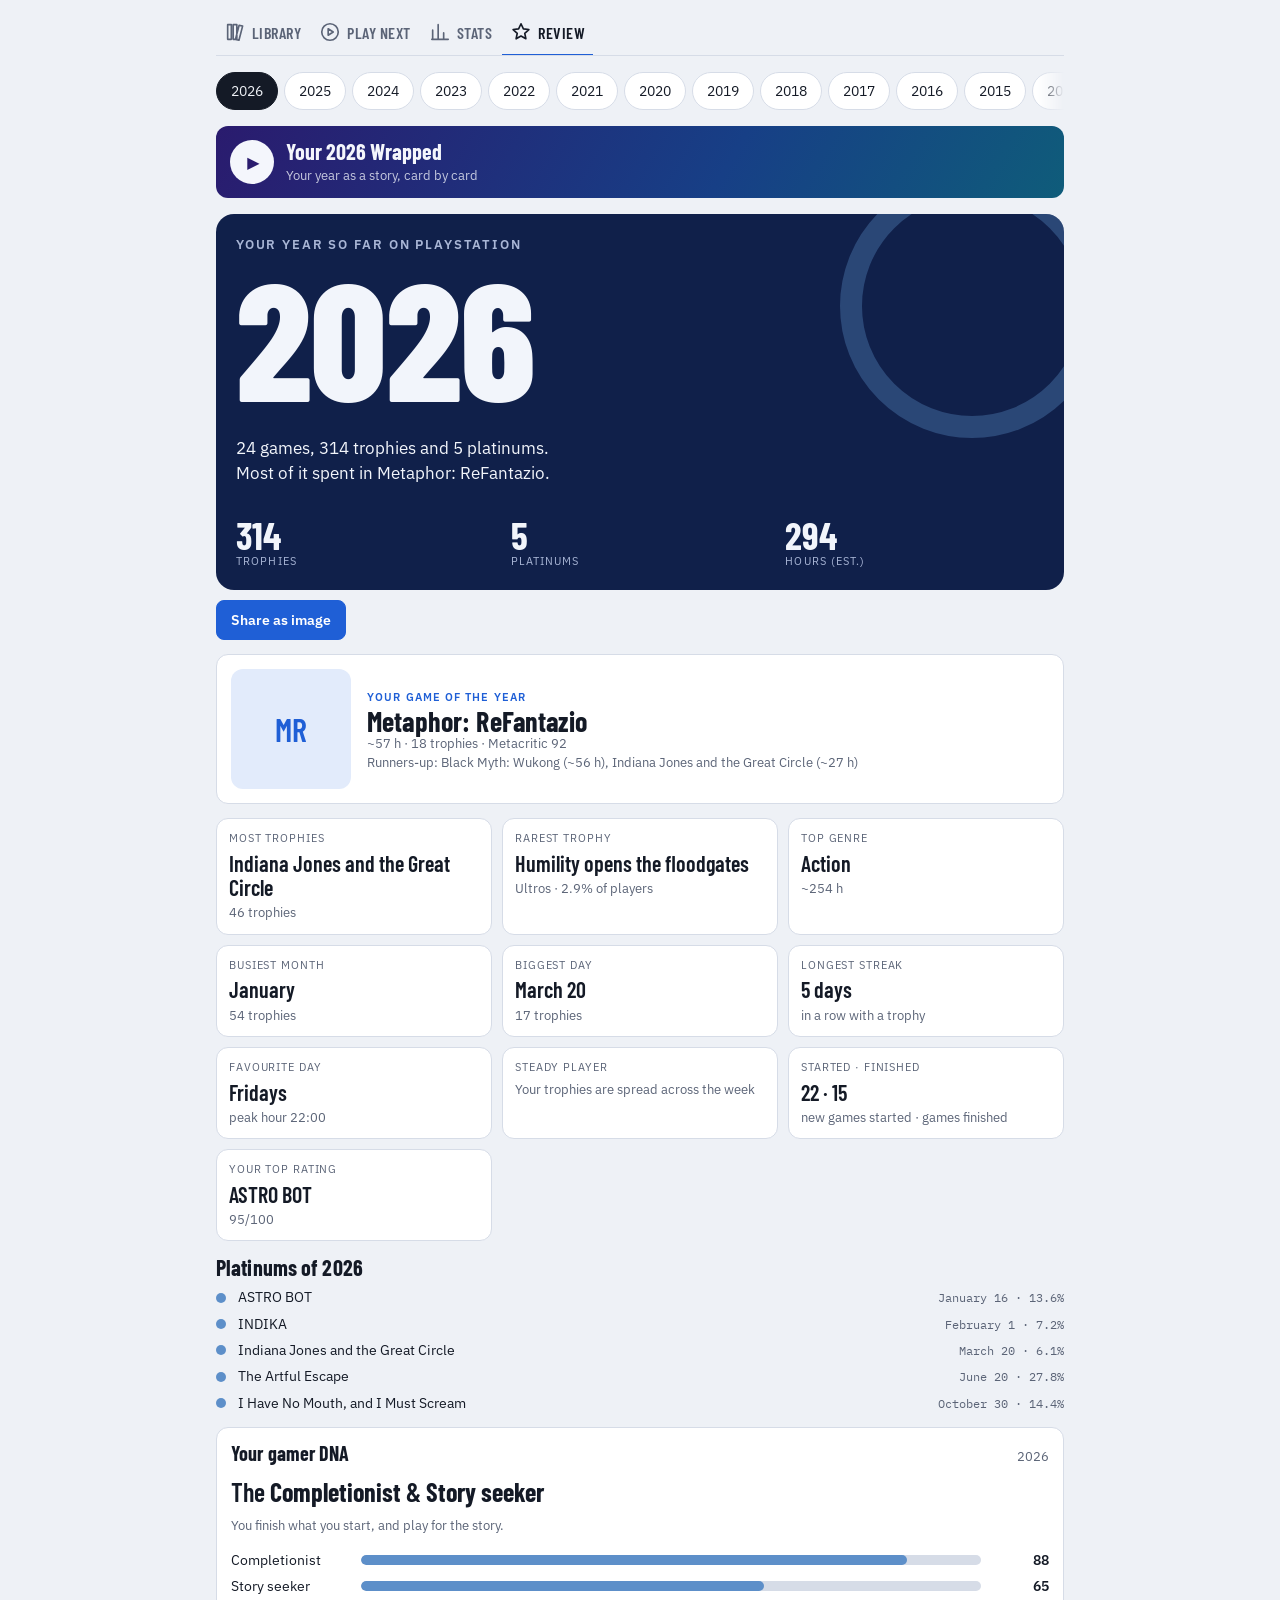
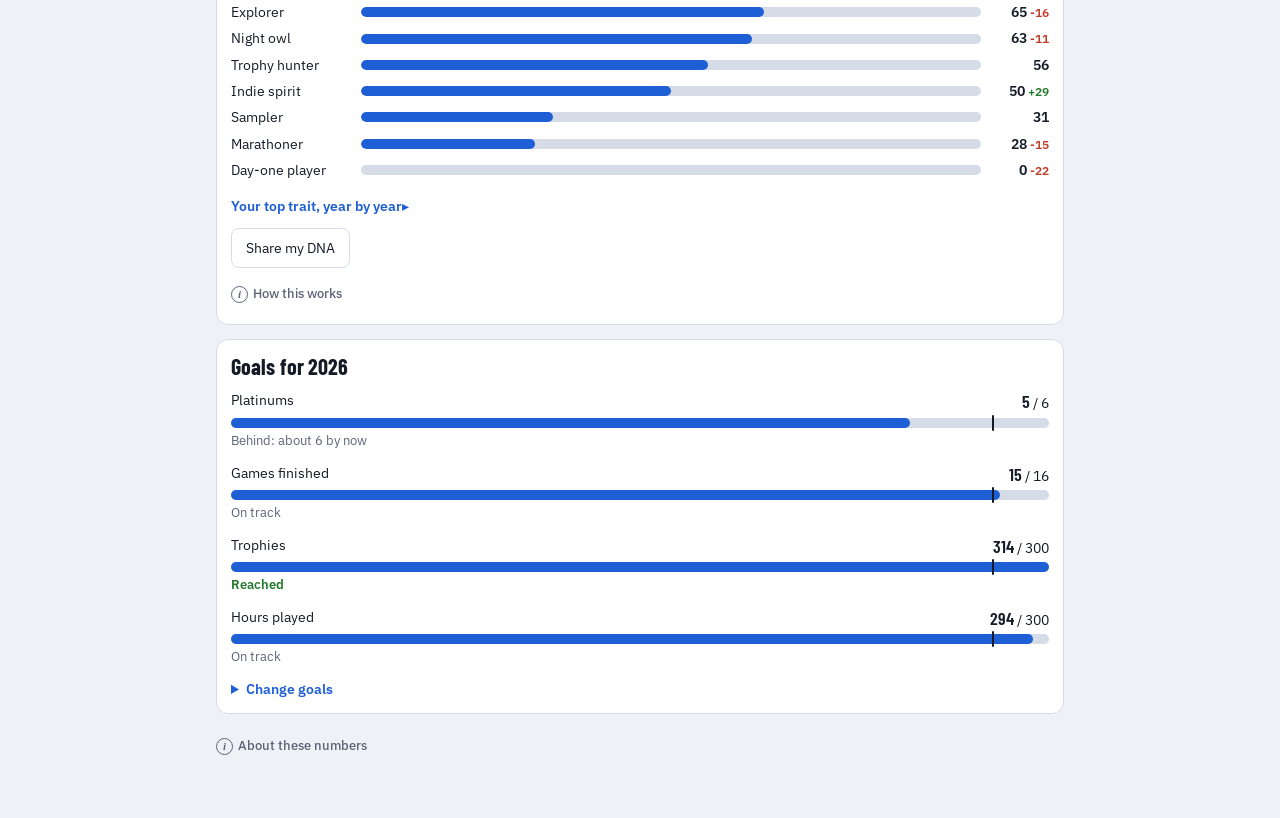
<file: docs/review.html>
<!doctype html>
<html lang="en">
<meta charset="utf-8">
<title>Game Shelf Year in Review</title>
<meta name="viewport" content="width=device-width, initial-scale=1, viewport-fit=cover">
<meta name="apple-mobile-web-app-capable" content="yes">
<meta name="apple-mobile-web-app-title" content="Game Shelf">
<meta name="apple-mobile-web-app-status-bar-style" content="default">
<meta name="theme-color" content="#eef1f6" media="(prefers-color-scheme: light)">
<meta name="theme-color" content="#0e1320" media="(prefers-color-scheme: dark)">
<link rel="manifest" href="manifest.webmanifest">
<link rel="icon" href="icon-192.png" type="image/png">
<link rel="apple-touch-icon" href="apple-touch-icon.png">
<link rel="preconnect" href="https://fonts.googleapis.com">
<link rel="preconnect" href="https://fonts.gstatic.com" crossorigin>
<link rel="stylesheet" href="https://fonts.googleapis.com/css2?family=Barlow+Condensed:wght@500;600;700;800&family=IBM+Plex+Sans:wght@400;500;600&family=IBM+Plex+Mono:wght@400;500&display=swap">
<link rel="stylesheet" href="app.css">
<style>
.wrapped-link { display: grid; grid-template-columns: 44px 1fr; gap: 12px; align-items: center; padding: 12px 14px; border-radius: var(--radius); text-decoration: none; color: #f4f6fc;
  background: linear-gradient(120deg, #2a1b6e, #173f86 60%, #0f5c7a); }
.wrapped-link b { display: block; font: 700 22px var(--display); }
.wrapped-link small { color: rgba(244,246,252,.78); font-size: 13px; }
.wl-play { width: 44px; height: 44px; border-radius: 50%; background: #f4f6fc; color: #2a1b6e; display: grid; place-items: center; font-size: 16px; padding-left: 3px; }
/* Layout: tabs → year chips → poster hero (giant year + headline numbers) → game of the year → cards grid → platinums */
.years { display: flex; gap: 6px; overflow-x: auto; scrollbar-width: none; }
h3 { font-family: var(--display); }

/* The poster: the one bold moment on the page */
.hero { background: var(--hero); color: var(--hero-fg); border-radius: 18px; padding: 22px 20px 20px; display: grid; gap: 14px; overflow: hidden; position: relative; }
.hero::after { content: ""; position: absolute; right: -40px; top: -40px; width: 220px; height: 220px; border-radius: 50%;
  border: 22px solid color-mix(in srgb, var(--plat) 35%, transparent); pointer-events: none; }
.hero .kicker { font: 600 13px var(--body); text-transform: uppercase; letter-spacing: .14em; color: var(--hero-muted); }
.hero h1 { font-size: clamp(88px, 26vw, 168px); line-height: .82; font-weight: 800; letter-spacing: -.01em; }
.hero .line { font-size: 17px; max-width: 34ch; color: var(--hero-fg); position: relative; z-index: 1; }
.big4 { display: grid; grid-template-columns: repeat(3, 1fr); gap: 12px 16px; position: relative; z-index: 1; }
.big4 div { display: grid; min-width: 0; }
.big4 b { font: 700 38px/1 var(--display); }
.big4 span { font-size: 11px; text-transform: uppercase; letter-spacing: .1em; color: var(--hero-muted); }
.big4 em { font: 500 12px var(--mono); font-style: normal; }
.big4 em.up { color: #8fe39b; } .big4 em.down { color: #ffb0a4; }
@media (max-width: 480px) { .big4 { grid-template-columns: 1fr 1fr; } }

.goty { background: var(--surface); border: 1px solid var(--line); border-radius: var(--radius); padding: 14px; display: grid; grid-template-columns: 120px 1fr; gap: 16px; align-items: center; }
.goty .cover { width: 120px; height: 120px; border-radius: 12px; font-size: 32px; }
.goty h2 { font-size: 28px; line-height: 1; }
@media (max-width: 420px) { .goty { grid-template-columns: 84px 1fr; } .goty .cover { width: 84px; height: 84px; } }

.cards { display: grid; grid-template-columns: repeat(3, 1fr); gap: 10px; }
@media (max-width: 640px) { .cards { grid-template-columns: 1fr 1fr; } }
.card { background: var(--surface); border: 1px solid var(--line); border-radius: var(--radius); padding: 12px; display: grid; gap: 4px; align-content: start; min-width: 0; }
.card b { font: 600 22px/1.1 var(--display); overflow-wrap: anywhere; }
.card .lbl { font-size: 11px; text-transform: uppercase; letter-spacing: .08em; color: var(--muted); }
.card .sub { font-size: 12.5px; color: var(--muted); }

.plats h2 { font-size: 22px; }
.plats ol { list-style: none; margin: 8px 0 0; padding: 0; display: grid; gap: 6px; }
.plats li { display: grid; grid-template-columns: 12px 1fr auto; gap: 10px; align-items: baseline; font-size: 14px; }
.plats li::before { content: ""; width: 10px; height: 10px; border-radius: 50%; background: var(--plat); align-self: center; }
.plats .d { font: 12px var(--mono); color: var(--muted); }
#page { display: grid; gap: 14px; }
.goals { background: var(--surface); border: 1px solid var(--line); border-radius: var(--radius); padding: 14px; display: grid; gap: 12px; }
.goals h2 { font-size: 22px; }
.goal { display: grid; gap: 4px; }
.goal-head { display: flex; justify-content: space-between; font-size: 14px; }
.goal-head b { font: 600 18px var(--display); }
.gbar { position: relative; height: 10px; background: var(--line); border-radius: 5px; overflow: visible; }
.gbar i { display: block; height: 100%; background: var(--accent); border-radius: 5px; }
.gbar .pace { position: absolute; top: -3px; width: 2px; height: 16px; background: var(--fg); border-radius: 1px; }
.note.ok { color: var(--up); font-weight: 600; }
.goalform summary { cursor: pointer; color: var(--accent); font-weight: 600; font-size: 14px; }
.gf { display: grid; grid-template-columns: repeat(4, 1fr); gap: 8px; margin: 10px 0 8px; }
@media (max-width: 520px) { .gf { grid-template-columns: 1fr 1fr; } }
.gf label { display: grid; gap: 3px; font-size: 12px; color: var(--muted); }
.gf input { font: 600 18px var(--display); padding: 6px 8px; border: 1px solid var(--line); border-radius: 8px; background: var(--bg); color: var(--fg); width: 100%; min-width: 0; }
.gf-actions { display: flex; gap: 12px; align-items: center; margin-bottom: 6px; }
.gf-actions a { color: var(--accent); font-size: 14px; }
.gf-actions a.save { background: var(--accent); color: var(--on-accent); border-radius: 8px; padding: 6px 14px; text-decoration: none; font-weight: 600; }
.gf-actions a.save.off { background: var(--line); color: var(--muted); pointer-events: none; }
.dna-head { margin: 0; font: 600 26px/1.15 var(--display); }
.dna-bars { list-style: none; margin: 4px 0 0; padding: 0; display: grid; gap: 6px; }
.dna-bars li { display: grid; grid-template-columns: minmax(96px, 120px) 1fr 58px; gap: 10px; align-items: center; font-size: 14px; }
.dna-t { height: 10px; background: var(--line); border-radius: 5px; overflow: hidden; } .dna-t i { display: block; height: 100%; background: var(--accent); border-radius: 5px; }
.dna-bars li:nth-child(-n+2) .dna-t i { background: var(--plat); }
.dna-bars .num { text-align: right; font-weight: 600; } .dna-bars small.up { color: var(--up); } .dna-bars small.dn { color: var(--down); }
.dna-years { margin: 0; padding-left: 0; list-style: none; display: grid; grid-template-columns: repeat(auto-fill, minmax(150px, 1fr)); gap: 2px 12px; font-size: 13.5px; }
.dna-years .num { color: var(--muted); margin-right: 6px; }
.share-row { display: flex; gap: 10px; align-items: center; flex-wrap: wrap; margin-top: -4px; }
</style>

<main class="wrap" id="main">
  <nav class="tabs" aria-label="Main"><a href="index.html"><svg viewBox="0 0 24 24" aria-hidden="true"><path d="M4 4h4v16H4zM10 4h4v16h-4zM16.5 4.6l3.8 1 -4 15.4 -3.8 -1z"/></svg><span>Library</span></a><a href="play.html"><svg viewBox="0 0 24 24" aria-hidden="true"><circle cx="12" cy="12" r="9"/><path d="M10 8.5v7l5.5-3.5z"/></svg><span>Play next</span></a><a href="stats.html"><svg viewBox="0 0 24 24" aria-hidden="true"><path d="M4 20V10M10 20V4M16 20v-7M21 20H3"/></svg><span>Stats</span></a><a href="review.html" aria-current="page"><svg viewBox="0 0 24 24" aria-hidden="true"><path d="M12 3l2.6 5.6 6 .7-4.5 4.1 1.2 6L12 16.4 6.7 19.4l1.2-6L3.4 9.3l6-.7z"/></svg><span>Review</span></a></nav>
  <div class="years chips" id="years" role="group" aria-label="Choose a year"></div>
  <a class="wrapped-link" id="wrappedLink" href="wrapped.html"><span class="wl-play" aria-hidden="true">▶</span><span><b id="wrappedTitle">Your Wrapped</b><small>Your year as a story, card by card</small></span></a>
  <div id="page"></div>
  <details class="how"><summary>About these numbers</summary><p>Trophies and dates are exact. Hours are estimates: PSN only gives each game's total playtime (PS4/PS5 only), so it is spread across the years you played.</p></details>
</main>

<script src="yearstats.js"></script>
<script>
const $ = id => document.getElementById(id);
const esc = s => String(s ?? "").replace(/[&<>"']/g, c => ({ "&": "&amp;", "<": "&lt;", ">": "&gt;", '"': "&quot;", "'": "&#39;" }[c]));
const initials = s => (s || "?").replace(/[^A-Za-z0-9 ]/g, "").split(/\s+/).filter(Boolean).slice(0, 2).map(w => w[0]).join("").toUpperCase();
const pic = (url, name) => url ? `<img src="${esc(url)}" alt="" loading="lazy" onerror="this.replaceWith(document.createTextNode('${initials(name)}'))">` : initials(name);
const fmt = n => Math.round(n).toLocaleString();

const fmtDate = s => new Date(s).toLocaleDateString(undefined, { month: "long", day: "numeric" });
const MONTHS = ["January", "February", "March", "April", "May", "June", "July", "August", "September", "October", "November", "December"];
const DAYS = ["Mondays", "Tuesdays", "Wednesdays", "Thursdays", "Fridays", "Saturdays", "Sundays"];
let DATA, FLAGS = {}, RATINGS = {}, GOALS = {}, year;
const GOAL_KEYS = [["platinums", "Platinums"], ["finished", "Games finished"], ["trophies", "Trophies"], ["hours", "Hours played"]];

function repoUrl() {
  const h = location.hostname; if (!h.endsWith(".github.io")) return null;
  const owner = h.split(".")[0], repo = location.pathname.split("/").filter(Boolean)[0] || `${owner}.github.io`;
  return `https://github.com/${owner}/${repo}`;
}
function goalUrl(y, values, clear) {
  const repo = repoUrl(); if (!repo) return null;
  const lines = clear ? "clear: yes\n" : GOAL_KEYS.filter(([k]) => values[k] > 0).map(([k]) => `${k}: ${values[k]}\n`).join("");
  const body = `Tap "Create" (or "Submit new issue") to save this. The dashboard updates in about a minute.\n\ngoal: ${y}\n${lines}`;
  return `${repo}/issues/new?title=${encodeURIComponent(`Goal ${y}${clear ? ": clear" : ""}`)}&body=${encodeURIComponent(body)}`;
}

function goalsBlock(s) {
  const g = GOALS[year] || {}, has = GOAL_KEYS.some(([k]) => g[k]);
  const now = { platinums: s.plats, finished: s.finished.length, trophies: s.trophies, hours: Math.round(s.hours) };
  const today = new Date(), start = new Date(+year, 0, 1), end = new Date(+year + 1, 0, 1);
  const elapsed = year === THIS_YEAR ? (today - start) / (end - start) : 1;
  const bars = GOAL_KEYS.filter(([k]) => g[k]).map(([k, label]) => {
    const pct = Math.min(100, Math.round(100 * now[k] / g[k])), expected = Math.round(g[k] * elapsed);
    const state = now[k] >= g[k] ? "Reached" : year !== THIS_YEAR ? "Missed" : now[k] >= expected ? "On track" : `Behind: about ${expected} by now`;
    return `<div class="goal"><div class="goal-head"><span>${label}</span><span class="num"><b>${fmt(now[k])}</b> / ${fmt(g[k])}</span></div>
      <div class="gbar"><i style="width:${pct}%"></i>${year === THIS_YEAR ? `<span class="pace" style="left:${Math.round(elapsed * 100)}%" title="Where you'd be at an even pace"></span>` : ""}</div>
      <span class="note ${now[k] >= g[k] ? "ok" : ""}">${state}</span></div>`;
  }).join("");
  const repo = repoUrl();
  const form = `<details class="goalform"${has ? "" : " open"}><summary>${has ? "Change goals" : `Set goals for ${year}`}</summary>
    <div class="gf">${GOAL_KEYS.map(([k, label]) => `<label><span>${label}</span><input type="number" min="0" max="999999" inputmode="numeric" data-goal="${k}" value="${g[k] || ""}" placeholder="—"></label>`).join("")}</div>
    ${repo ? `<div class="gf-actions"><a class="save" id="goalSave" target="_blank" rel="noopener" href="#">Save goals</a>${has ? `<a href="${goalUrl(year, {}, true)}" target="_blank" rel="noopener">Clear goals</a>` : ""}</div>`
      : `<p class="note">Saving works on your GitHub Pages dashboard.</p>`}
    <p class="note">Leave a box empty to skip that goal.</p></details>`;
  return `<section class="goals"><h2>Goals for ${year}</h2>${bars || `<p class="note">No goals set for ${year} yet.</p>`}${form}</section>`;
}

function syncGoalLink() {
  const a = document.getElementById("goalSave"); if (!a) return;
  const values = {}; document.querySelectorAll("[data-goal]").forEach(i => values[i.dataset.goal] = Math.max(0, parseInt(i.value, 10) || 0));
  const any = Object.values(values).some(v => v > 0);
  a.href = any ? goalUrl(year, values) : "#"; a.classList.toggle("off", !any);
}
document.addEventListener("input", e => { if (e.target.matches("[data-goal]")) syncGoalLink(); });


const THIS_YEAR = String(new Date().getFullYear());
function delta(now, before) {
  if (!before || year === THIS_YEAR) return "";   // a year still in progress can't be compared fairly
  const p = Math.round(100 * (now - before) / before);
  return p === 0 ? `<em>same as last year</em>` : `<em class="${p > 0 ? "up" : "down"}">${p > 0 ? "+" : ""}${p}% vs ${+year - 1}</em>`;
}


function render() {
  document.querySelectorAll("#years .chip").forEach(b => b.setAttribute("aria-pressed", b.dataset.y === year));
  const s = statsFor(year), prev = statsFor(String(+year - 1));
  if (!s.played.length) { $("page").innerHTML = goalsBlock(s) + `<p class="empty">No playtime or trophies recorded in ${year} yet.</p>`; syncGoalLink(); return; }
  const goty = s.byHours.find(g => s.hoursOf(g) > 0) || s.byTrophies[0];
  const runner = s.byHours.filter(g => g !== goty && s.hoursOf(g) > 0).slice(0, 2);
  const topMonth = s.months.indexOf(Math.max(...s.months));
  const topGenre = Object.entries(s.genres).sort((a, b) => b[1] - a[1])[0];
  const busiest = s.days.reduce((a, b) => (b[1] > (a?.[1] || 0) ? b : a), null);
  const who = persona(s);
  const line = `${s.played.length} games, ${fmt(s.trophies)} trophies${s.plats ? ` and ${s.plats} platinum${s.plats > 1 ? "s" : ""}` : ""}. ${goty ? `Most of it spent in ${goty.name}.` : ""}`;
  const cards = [
    s.byTrophies[0] && ["Most trophies", s.byTrophies[0].name, `${s.trophiesOf(s.byTrophies[0])} trophies`],
    s.rare && ["Rarest trophy", s.rare.n, `${s.rare.game} · ${s.rare.r}% of players`],
    topGenre && topGenre[1] > 0 && ["Top genre", topGenre[0], `~${fmt(topGenre[1])} h`],
    s.months[topMonth] && ["Busiest month", MONTHS[topMonth], `${s.months[topMonth]} trophies`],
    busiest && ["Biggest day", fmtDate(busiest[0]), `${busiest[1]} trophies`],
    s.streak > 1 && ["Longest streak", `${s.streak} days`, "in a row with a trophy"],
    s.byDay && ["Favourite day", DAYS[s.byDay.indexOf(Math.max(...s.byDay))], `peak hour ${String(s.byHour.indexOf(Math.max(...s.byHour))).padStart(2, "0")}:00`],
    who && [who[0], "", who[1]],
    ["Started · finished", `${s.started} · ${s.finished.length}`, "new games started · games finished"],
    s.rated && ["Your top rating", s.rated.g.name, `${s.rated.r.score}/100`],
  ].filter(Boolean);
  SHARE = { year, s, goty, line, cards: cards.filter(c => c[1]).slice(0, 4) };
  $("page").innerHTML = `
    <section class="hero">
      <span class="kicker">${year === THIS_YEAR ? "Your year so far on PlayStation" : "Your year on PlayStation"}</span>
      <h1>${year}</h1>
      <p class="line">${esc(line)}</p>
      <div class="big4">
        <div><b class="num">${fmt(s.trophies)}</b><span>Trophies</span>${delta(s.trophies, prev.trophies)}</div>
        <div><b class="num">${s.plats}</b><span>Platinums</span>${delta(s.plats, prev.plats)}</div>
        <div><b class="num">${fmt(s.hours)}</b><span>Hours (est.)</span>${delta(s.hours, prev.hours)}</div>
      </div>
    </section>
    <div class="share-row"><button class="btn primary" id="shareBtn">Share as image</button><span class="note" id="shareNote"></span></div>
    ${goty ? `<section class="goty"><span class="cover">${pic(goty.image, goty.name)}</span>
      <div><span class="eyebrow">Your game of the year</span><h2>${esc(goty.name)}</h2>
      <p class="note">~${fmt(s.hoursOf(goty))} h · ${s.trophiesOf(goty)} trophies${goty.metacritic ? ` · Metacritic ${goty.metacritic}` : ""}</p>
      ${runner.length ? `<p class="note">Runners-up: ${runner.map(g => `${esc(g.name)} (~${fmt(s.hoursOf(g))} h)`).join(", ")}</p>` : ""}</div></section>` : ""}
    <section class="cards">${cards.map(([l, b, sub]) => `<div class="card"><span class="lbl">${l}</span>${b ? `<b>${esc(b)}</b>` : ""}<span class="sub">${esc(sub)}</span></div>`).join("")}</section>
    ${s.platList.length ? `<section class="plats"><h2>Platinums of ${year}</h2><ol>${s.platList.map(m => `<li><span>${esc(m.game)}</span><span class="d">${fmtDate(m.at)}${m.r != null ? ` · ${m.r}%` : ""}</span></li>`).join("")}</ol></section>` : ""}
    ${dnaBlock()}
    ${goalsBlock(s)}`;
}

/* ---------- Share as image: a 1080×1350 card drawn on a canvas, sent to the share sheet (or downloaded) ---------- */
let SHARE = null;

function loadImg(url) {
  return new Promise(res => { if (!url) return res(null); const im = new Image(); im.crossOrigin = "anonymous";
    const t = setTimeout(() => res(null), 4000); im.onload = () => { clearTimeout(t); res(im); }; im.onerror = () => { clearTimeout(t); res(null); }; im.src = url; });
}
function drawCard(cover) {
  const { year, s, goty, line, cards } = SHARE, W = 1080, H = 1350, c = document.createElement("canvas"); c.width = W; c.height = H;
  const x = c.getContext("2d"), D = '"Barlow Condensed", "Arial Narrow", sans-serif', Bd = '"IBM Plex Sans", system-ui, sans-serif', P = 80;
  x.fillStyle = "#10204a"; x.fillRect(0, 0, W, H);
  x.strokeStyle = "rgba(93,143,201,.35)"; x.lineWidth = 70; x.beginPath(); x.arc(W - 40, 60, 260, 0, Math.PI * 2); x.stroke();
  x.fillStyle = "#a9b6d6"; x.font = `600 30px ${Bd}`; x.letterSpacing = "6px";
  x.fillText((year === THIS_YEAR ? "MY YEAR SO FAR ON PLAYSTATION" : "MY YEAR ON PLAYSTATION"), P, 120); x.letterSpacing = "0px";
  x.fillStyle = "#f2f5fb"; x.font = `800 300px ${D}`; x.fillText(year, P - 8, 400);
  x.font = `400 38px ${Bd}`; wrap(x, line, W - 2 * P, 3).forEach((l, i) => x.fillText(l, P, 480 + i * 52));
  const stats = [[fmt(s.trophies), "TROPHIES"], [String(s.plats), "PLATINUMS"], [fmt(s.hours), "HOURS (EST.)"]];
  stats.forEach(([v, l], i) => { const sx = P + i * 320; x.fillStyle = "#f2f5fb"; x.font = `700 120px ${D}`; x.fillText(v, sx, 720);
    x.fillStyle = "#a9b6d6"; x.font = `600 24px ${Bd}`; x.letterSpacing = "4px"; x.fillText(l, sx, 760); x.letterSpacing = "0px"; });
  if (goty) {
    const gy = 820, gh = 230; x.fillStyle = "rgba(255,255,255,.08)"; x.beginPath(); x.roundRect(P, gy, W - 2 * P, gh, 24); x.fill();
    let tx = P + 36;
    if (cover) { x.save(); x.beginPath(); x.roundRect(P + 30, gy + 30, 170, 170, 16); x.clip(); x.drawImage(cover, P + 30, gy + 30, 170, 170); x.restore(); tx = P + 230; }
    x.fillStyle = "#8fb8ea"; x.font = `600 24px ${Bd}`; x.letterSpacing = "4px"; x.fillText("GAME OF THE YEAR", tx, gy + 62); x.letterSpacing = "0px";
    x.fillStyle = "#f2f5fb"; x.font = `700 64px ${D}`; const nl = wrap(x, goty.name, W - P - tx - 30, 2); nl.forEach((l, i) => x.fillText(l, tx, gy + 128 + i * 62));
    x.fillStyle = "#a9b6d6"; x.font = `400 28px ${Bd}`; x.fillText(`~${fmt(s.hoursOf(goty))} h · ${s.trophiesOf(goty)} trophies`, tx, gy + (nl.length > 1 ? 210 : 172));
  }
  cards.forEach(([l, b, sub], i) => { const cx = P + (i % 2) * ((W - 2 * P) / 2 + 10), cy = 1105 + Math.floor(i / 2) * 92;
    x.fillStyle = "#a9b6d6"; x.font = `600 20px ${Bd}`; x.letterSpacing = "3px"; x.fillText(l.toUpperCase(), cx, cy); x.letterSpacing = "0px";
    x.fillStyle = "#f2f5fb"; x.font = `600 40px ${D}`; x.fillText(wrap(x, b, (W - 2 * P) / 2 - 30, 1)[0], cx, cy + 46); });
  x.fillStyle = "#a9b6d6"; x.font = `400 24px ${Bd}`; x.fillText(`${DATA.profile?.online_id || ""} · Game Shelf`, P, H - 36);
  return c;
}
async function shareImage() {
  if (!SHARE) return;
  const btn = $("shareBtn"), note = $("shareNote"); btn.disabled = true; note.textContent = "Preparing…";
  try { await Promise.all(['800 300px "Barlow Condensed"', '700 64px "Barlow Condensed"', '400 38px "IBM Plex Sans"', '600 30px "IBM Plex Sans"'].map(f => document.fonts.load(f))); } catch {}
  let canvas = drawCard(await loadImg(SHARE.goty?.image)), blob;
  try { blob = await new Promise(r => canvas.toBlob(r, "image/png")); } catch { blob = null; }
  if (!blob) { canvas = drawCard(null); blob = await new Promise(r => canvas.toBlob(r, "image/png")); }   // cover blocked by the image server
  const file = new File([blob], `game-shelf-${SHARE.year}.png`, { type: "image/png" });
  note.textContent = "";
  try {
    if (navigator.canShare?.({ files: [file] })) { await navigator.share({ files: [file], title: `My ${SHARE.year} on PlayStation` }); }
    else { const a = document.createElement("a"); a.href = URL.createObjectURL(blob); a.download = file.name; a.click(); setTimeout(() => URL.revokeObjectURL(a.href), 5000); note.textContent = "Image downloaded."; }
  } catch (e) { if (e.name !== "AbortError") note.textContent = "Couldn't share: " + e.message; }
  btn.disabled = false;
}
document.addEventListener("click", e => { if (e.target.id === "shareBtn") shareImage(); });

/* ---------- Gamer DNA: nine traits scored 0-100 from your data, for a year or all time ---------- */
let SESS = {};

function dnaBlock() {
  const d = dna(year), A = dna("all"); if (!d) return "";
  const top = topTraits(d), years = [...new Set(DATA.games.flatMap(g => Object.keys(g.hours_by_year || {})))].sort();
  const timeline = years.map(y => { const t = dna(y); return t ? [y, topTraits(t)[0]?.[1]] : null; }).filter(Boolean);
  DNA_SHARE = { year, d, top };
  return `<section class="panel dna"><div class="panel-head"><h2>Your gamer DNA</h2><span class="note">${year}</span></div>
    <p class="dna-head">The <b>${top[0][1]}</b> &amp; <b>${top[1][1]}</b></p>
    <p class="note">You ${top[0][2]}, and ${top[1][2]}.</p>
    <ul class="dna-bars">${top.map(([k, l]) => { const dv = A && A[k] != null && year !== "all" ? d[k] - A[k] : 0;
      return `<li><span>${l}</span><span class="dna-t"><i style="width:${d[k]}%"></i></span><span class="num">${d[k]}${Math.abs(dv) >= 5 ? ` <small class="${dv > 0 ? "up" : "dn"}">${dv > 0 ? "+" : ""}${dv}</small>` : ""}</span></li>`; }).join("")}</ul>
    ${timeline.length > 1 ? `<details class="fold"><summary>Your top trait, year by year</summary><ol class="dna-years">${timeline.map(([y, l]) => `<li><span class="num">${y}</span> ${l}</li>`).join("")}</ol></details>` : ""}
    <div class="share-row"><button class="btn" id="dnaShare">Share my DNA</button><span class="note" id="dnaNote"></span></div>
    <details class="how"><summary>How this works</summary><p>Each trait is a score from 0 to 100 for ${year}: Story seeker and Explorer are the share of your hours in games RAWG tags story-rich or open-world/exploration; Completionist the share of games played that you finished (platinum, 100% or Beaten); Trophy hunter your rarity score; Night owl the share of trophies earned 22:00–04:00; Marathoner sessions over 2 h; Day-one player games started within a month of release; Sampler games tried for under 3 h; Indie spirit hours in indie games. Scores are scaled so a strong habit reaches the top; small coloured numbers compare with your all-time profile.</p></details></section>`;
}
let DNA_SHARE = null;
function drawDNA() {
  const { year: y, d, top } = DNA_SHARE, W = 1080, H = 1350, c = document.createElement("canvas"); c.width = W; c.height = H;
  const x = c.getContext("2d"), D = '"Barlow Condensed", "Arial Narrow", sans-serif', Bd = '"IBM Plex Sans", system-ui, sans-serif', P = 80;
  x.fillStyle = "#10204a"; x.fillRect(0, 0, W, H);
  x.strokeStyle = "rgba(93,143,201,.35)"; x.lineWidth = 70; x.beginPath(); x.arc(W - 40, 60, 260, 0, Math.PI * 2); x.stroke();
  x.fillStyle = "#a9b6d6"; x.font = `600 30px ${Bd}`; x.letterSpacing = "6px"; x.fillText(`MY GAMER DNA · ${y === "all" ? "ALL TIME" : y}`, P, 130); x.letterSpacing = "0px";
  x.fillStyle = "#f2f5fb"; x.font = `800 110px ${D}`;
  const hl = wrap(x, `The ${top[0][1]}`, W - 2 * P, 2); hl.forEach((l, i) => x.fillText(l, P, 260 + i * 110));
  x.fillStyle = "#8fb8ea"; x.font = `700 64px ${D}`; x.fillText(`& ${top[1][1]}`, P, 260 + (hl.length - 1) * 110 + 85);
  top.slice(0, 7).forEach(([k, l], i) => { const yy = 520 + i * 105;
    x.fillStyle = "#f2f5fb"; x.font = `500 34px ${Bd}`; x.fillText(l, P, yy);
    x.fillStyle = "rgba(255,255,255,.12)"; x.beginPath(); x.roundRect(P, yy + 18, W - 2 * P - 120, 22, 11); x.fill();
    x.fillStyle = i < 2 ? "#8fb8ea" : "#5d8fc9"; x.beginPath(); x.roundRect(P, yy + 18, Math.max(22, (W - 2 * P - 120) * d[k] / 100), 22, 11); x.fill();
    x.fillStyle = "#f2f5fb"; x.font = `700 44px ${D}`; x.textAlign = "right"; x.fillText(String(d[k]), W - P, yy + 40); x.textAlign = "left"; });
  x.fillStyle = "#a9b6d6"; x.font = `400 24px ${Bd}`; x.fillText(`${DATA.profile?.online_id || ""} · Game Shelf`, P, H - 40);
  return c;
}

document.addEventListener("click", async e => {
  if (e.target.id !== "dnaShare" || !DNA_SHARE) return;
  e.target.disabled = true;
  try { await Promise.all(['800 110px "Barlow Condensed"', '700 64px "Barlow Condensed"', '500 34px "IBM Plex Sans"'].map(f => document.fonts.load(f))); } catch {}
  await shareCanvas(drawDNA(), `gamer-dna-${DNA_SHARE.year}.png`, `My gamer DNA ${DNA_SHARE.year}`, $("dnaNote"));
  e.target.disabled = false;
});

const _render = render;
render = function () { _render(); syncGoalLink(); $("wrappedLink").href = `wrapped.html?year=${year}`; $("wrappedTitle").textContent = `Your ${year} Wrapped`; };
document.addEventListener("click", e => { const b = e.target.closest("#years .chip"); if (b) { year = b.dataset.y; try { localStorage.setItem("shelf-review", year); } catch {} render(); } });

async function start() {
  try { DATA = await (await fetch("data.json", { cache: "no-store" })).json(); } catch { $("page").innerHTML = `<p class="empty">No game data yet.</p>`; return; }
  for (const [file, set] of [["flags.json", v => FLAGS = v], ["ratings.json", v => RATINGS = v], ["goals.json", v => GOALS = v], ["sessions.json", v => SESS = v]])
    try { const r = await fetch(file, { cache: "no-store" }); if (r.ok) set(await r.json()); } catch {}
  const ys = [...new Set(DATA.games.flatMap(g => [...Object.keys(g.months || {}).map(m => m.slice(0, 4)), ...Object.keys(g.hours_by_year || {})]))].sort().reverse();
  if (!ys.includes(THIS_YEAR)) ys.unshift(THIS_YEAR);
  let saved = null; try { saved = localStorage.getItem("shelf-review"); } catch {}
  year = ys.includes(saved) ? saved : ys[0];
  $("years").innerHTML = ys.map(v => `<button class="chip" data-y="${v}" aria-pressed="false">${v}</button>`).join("");
  if (year) render(); else $("page").innerHTML = `<p class="empty">Appears after your first refresh.</p>`;
}
start();
</script>
<script src="pending.js"></script>
<script src="shell.js" defer></script>
</file>
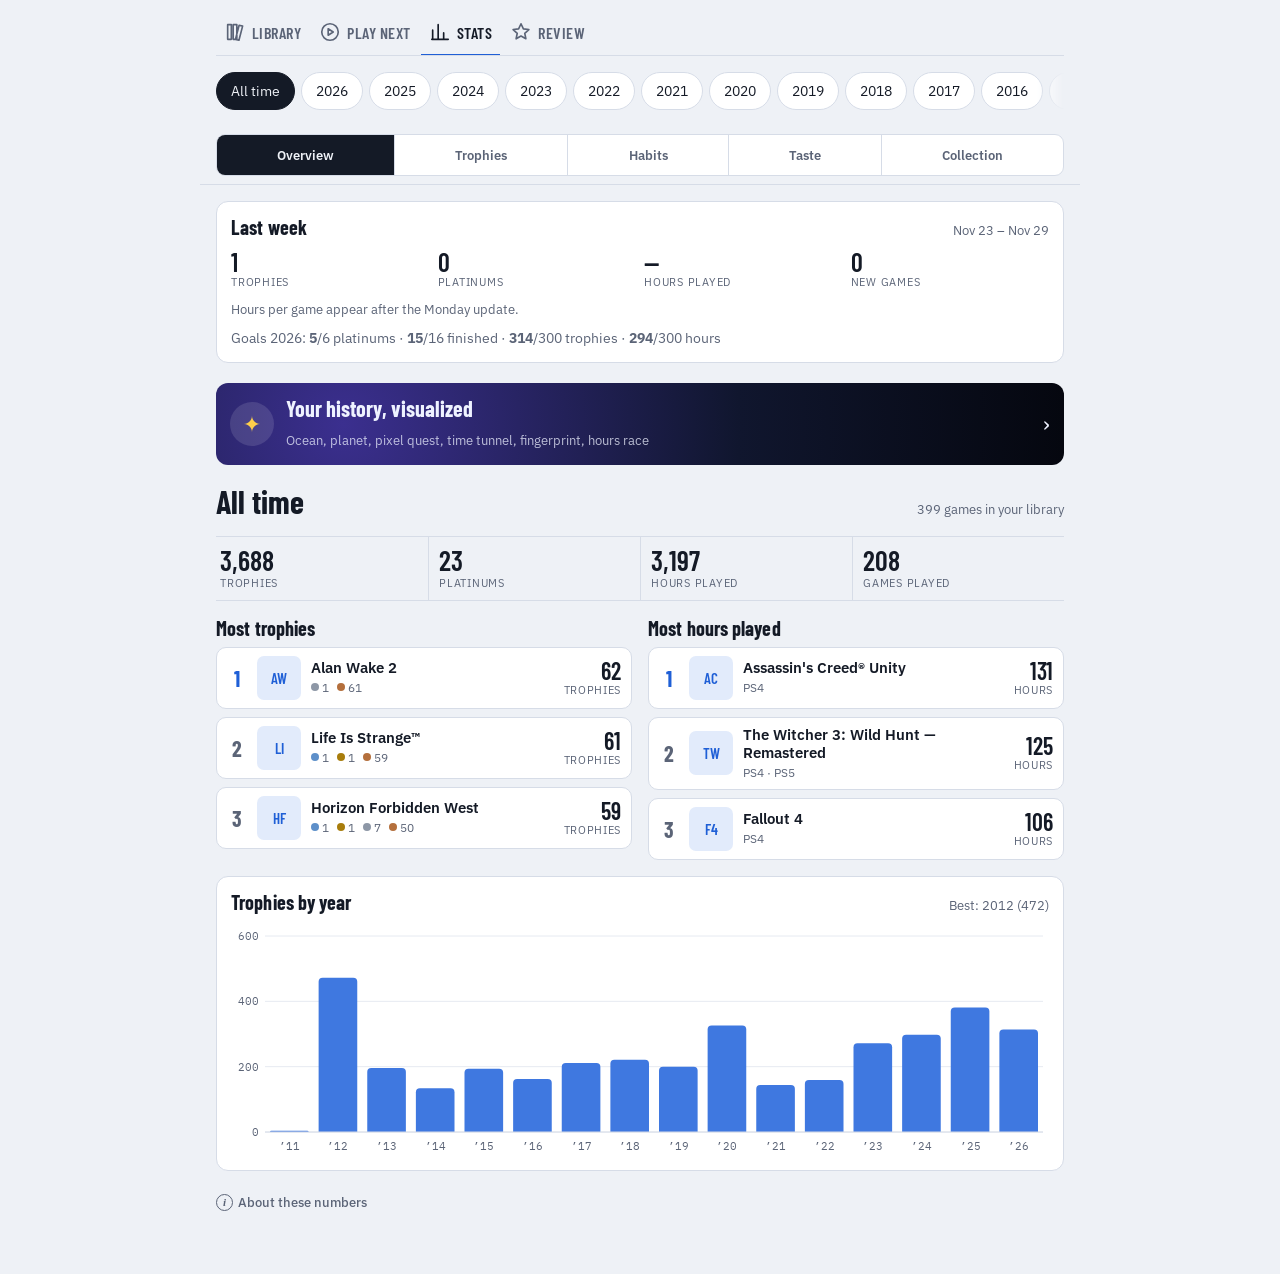
<file: docs/stats.html>
<!doctype html>
<html lang="en">
<meta charset="utf-8">
<title>Game Shelf Stats</title>
<meta name="viewport" content="width=device-width, initial-scale=1, viewport-fit=cover">
<meta name="apple-mobile-web-app-capable" content="yes">
<meta name="apple-mobile-web-app-title" content="Game Shelf">
<meta name="apple-mobile-web-app-status-bar-style" content="default">
<meta name="theme-color" content="#eef1f6" media="(prefers-color-scheme: light)">
<meta name="theme-color" content="#0e1320" media="(prefers-color-scheme: dark)">
<link rel="manifest" href="manifest.webmanifest">
<link rel="icon" href="icon-192.png" type="image/png">
<link rel="apple-touch-icon" href="apple-touch-icon.png">
<link rel="preconnect" href="https://fonts.googleapis.com">
<link rel="preconnect" href="https://fonts.gstatic.com" crossorigin>
<link rel="stylesheet" href="https://fonts.googleapis.com/css2?family=Barlow+Condensed:wght@500;600;700&family=IBM+Plex+Sans:wght@400;500;600&family=IBM+Plex+Mono:wght@400;500&display=swap">
<link rel="stylesheet" href="app.css">
<style>
/* Layout: tabs → year chips → sticky part switcher → one part at a time (Overview, Trophies, Habits, Taste, Collection) */
.notice { background: var(--accent-soft); border: 1px solid var(--accent); border-radius: 8px; padding: 8px 12px; font-size: 13.5px; margin: 0; }


.tops { display: grid; grid-template-columns: 1fr 1fr; gap: 16px; }
.head { display: flex; align-items: baseline; justify-content: space-between; gap: 4px 12px; flex-wrap: wrap; }
@media (max-width: 640px) { .tops { grid-template-columns: 1fr; } }
.top { display: grid; gap: 8px; align-content: start; min-width: 0; }
.top ol { list-style: none; margin: 0; padding: 0; display: grid; gap: 8px; }
.cover { width: 44px; height: 44px; border-radius: 7px; font-size: 15px; }
.dot { margin-right: 3px; vertical-align: 1px; }
.tbl th:not(:first-child) { text-align: right; }
.tbl tr:last-child td { border-bottom: 0; }
.top li { background: var(--surface); border: 1px solid var(--line); border-radius: 10px; padding: 8px 10px; display: grid; grid-template-columns: 20px 44px 1fr auto; gap: 10px; align-items: center; }
.top li.rare { grid-template-columns: 20px 44px 1fr auto; }
.top li.rare .cover img { border-radius: 7px; }
.rank { font: 700 22px var(--display); color: var(--muted); text-align: center; }
.top li:first-child .rank { color: var(--accent); }
.tname { min-width: 0; display: grid; gap: 2px; }
.tname b { font-weight: 600; line-height: 1.2; overflow-wrap: anywhere; }
.tname small { color: var(--muted); font-size: 12px; display: flex; gap: 0 8px; flex-wrap: wrap; }
.tval { font: 600 24px var(--display); text-align: right; line-height: 1; }
.tval small { display: block; font: 11px var(--body); color: var(--muted); text-transform: uppercase; letter-spacing: .06em; }

.chart { position: relative; }
.chart svg { display: block; width: 100%; height: auto; overflow: visible; }
.chart text { fill: var(--muted); font: 11px var(--mono); }
.chart .gridline { stroke: var(--grid); stroke-width: 1; }
.chart .baseline { stroke: var(--line); stroke-width: 1; }
.chart .bar { fill: var(--bar); pointer-events: none; }
.chart .hit { fill: transparent; cursor: pointer; }
.chart .hit:hover + .bar, .chart .hit:focus + .bar, .chart .bar.on { fill: var(--accent); }
.tip { position: absolute; pointer-events: none; background: var(--fg); color: var(--bg); border-radius: 6px; padding: 5px 8px; font-size: 12.5px; white-space: nowrap; transform: translate(-50%, calc(-100% - 8px)); z-index: 3; }

.genres { display: grid; gap: 6px; margin: 0; padding: 0; list-style: none; }
.genres li { display: grid; grid-template-columns: minmax(84px, 130px) 1fr 64px; gap: 10px; align-items: center; font-size: 13.5px; }
.genres .track { height: 14px; }
.genres .fill { height: 100%; background: var(--bar); border-radius: 0 4px 4px 0; min-width: 2px; }
.genres .v { font: 12.5px var(--mono); text-align: right; color: var(--fg); }
.genres .gl { overflow: hidden; text-overflow: ellipsis; white-space: nowrap; }
.two { display: grid; grid-template-columns: 1fr 1fr; gap: 12px; } @media (max-width: 560px) { .two { grid-template-columns: 1fr; } }
.two > div { min-width: 0; }
.facts4 { display: grid; grid-template-columns: repeat(4, 1fr); gap: 10px; }
@media (max-width: 560px) { .facts4 { grid-template-columns: 1fr 1fr; } }
.facts4 div { display: grid; min-width: 0; }
.facts4 b { font: 600 24px/1.1 var(--display); }
.facts4 span { font-size: 11px; text-transform: uppercase; letter-spacing: .07em; color: var(--muted); }
.big { margin: 0; font-size: 16px; line-height: 1.3; } .big b { font: 600 32px/1 var(--display); }
.callout { margin: 0; background: var(--accent-soft); border-radius: 8px; padding: 8px 12px; font-size: 14px; }
.hm { display: grid; grid-template-columns: 30px repeat(24, 1fr); gap: 2px; align-items: center; }
.hm-l { font: 11px var(--mono); color: var(--muted); }
.hm-x { font: 11px var(--mono); color: var(--muted); }
.hm-c { aspect-ratio: 1; border-radius: 2px; background: var(--grid); display: block; min-width: 0; }
.hm-c.l1 { background: color-mix(in srgb, var(--bar) 25%, var(--surface)); }
.hm-c.l2 { background: color-mix(in srgb, var(--bar) 50%, var(--surface)); }
.hm-c.l3 { background: color-mix(in srgb, var(--bar) 75%, var(--surface)); }
.hm-c.l4 { background: var(--bar); }
.hm-key { display: flex; gap: 3px; align-items: center; font-size: 11px; color: var(--muted); justify-content: flex-end; }
.hm-key .hm-c { width: 12px; }
.ms { list-style: none; margin: 0; padding: 0; display: grid; gap: 0; border-left: 2px solid var(--line); }
.ms li { display: grid; grid-template-columns: 96px 1fr auto; gap: 10px; padding: 6px 0 6px 12px; position: relative; font-size: 14px; align-items: baseline; }
.ms li::before { content: ""; position: absolute; left: -6px; top: 12px; width: 10px; height: 10px; border-radius: 50%; background: var(--surface); border: 2px solid var(--muted); }
.ms li.ms-platinum::before { background: var(--plat); border-color: var(--plat); }
.ms li.ms-first::before, .ms li.ms-count::before { border-color: var(--accent); }
.ms-when { font: 12px var(--mono); color: var(--muted); }
.ms-what { min-width: 0; overflow-wrap: anywhere; }
.ms-r { font: 12px var(--mono); color: var(--muted); }
@media (max-width: 420px) { .ms li { grid-template-columns: 1fr auto; } .ms-when { grid-column: 1 / -1; } }
.chart .band { fill: color-mix(in srgb, var(--aligned) 18%, transparent); }
.chart .diag { stroke: var(--aligned); stroke-dasharray: 5 4; stroke-width: 1.5; }
.chart .rp { stroke: var(--surface); stroke-width: 1.5; cursor: pointer; }
.chart .rp.up { fill: var(--you); } .chart .rp.dn { fill: var(--crit); } .chart .rp.al { fill: var(--aligned); }
.chart .rp:hover, .chart .rp:focus { stroke: var(--fg); stroke-width: 2; }
.chart .gap { stroke-width: 2; } .chart .gap.up { stroke: var(--you); } .chart .gap.dn { stroke: var(--crit); }
.chart text.plabel { fill: var(--fg); font: 600 11px var(--body); }
.chart text.axis-t { fill: var(--muted); font: 11px var(--body); }
.agree { display: grid; gap: 6px; }
.seg-bar { display: flex; height: 10px; border-radius: 5px; overflow: hidden; gap: 2px; }
.seg-bar i.up, .k.up { background: var(--you); } .seg-bar i.al, .k.al { background: var(--aligned); } .seg-bar i.dn, .k.dn { background: var(--crit); }
.legend { display: flex; flex-wrap: wrap; gap: 4px 14px; font-size: 12.5px; color: var(--fg); }
.legend span { display: inline-flex; gap: 5px; align-items: center; }
.k { width: 10px; height: 10px; border-radius: 50%; display: inline-block; }
.three { display: grid; grid-template-columns: repeat(3, 1fr); gap: 12px; } @media (max-width: 640px) { .three { grid-template-columns: 1fr; } }
.three > div { min-width: 0; }
.chart .ref { stroke: var(--line); stroke-dasharray: 4 4; }
.chart .qlabel { fill: var(--muted); font: italic 11px var(--body); }
.chart .pt { fill: var(--bar); fill-opacity: .75; stroke: var(--surface); stroke-width: 1.5; cursor: pointer; }
.chart .pt:hover, .chart .pt:focus { fill: var(--accent); fill-opacity: 1; }
.tbl tr.sel td { background: var(--accent-soft); font-weight: 600; }
.tbl .up { color: var(--muted); } .tbl .down { color: var(--accent); font-weight: 600; }
.genres.wide li { grid-template-columns: minmax(70px, 110px) 1fr 104px; }
.big b.word { font: 600 18px var(--body); }
.calwrap { overflow-x: auto; padding-bottom: 4px; }
.calm { display: grid; gap: 2px; font: 11px var(--mono); color: var(--muted); height: 14px; }
.calm span { white-space: nowrap; }
.cal { display: flex; gap: 2px; }
.cw { display: grid; grid-template-rows: repeat(7, 11px); gap: 2px; }
.cd { width: 11px; height: 11px; border-radius: 2px; background: var(--grid); display: inline-block; }
.cd.out { background: transparent; }
.cd.l1 { background: color-mix(in srgb, var(--bar) 30%, var(--surface)); } .cd.l2 { background: color-mix(in srgb, var(--bar) 55%, var(--surface)); }
.cd.l3 { background: color-mix(in srgb, var(--bar) 80%, var(--surface)); } .cd.l4 { background: var(--bar); }
.cd.plat { outline: 2px solid var(--plat); outline-offset: -1px; box-shadow: 0 0 0 1px var(--surface); }
.calkey { display: flex; justify-content: space-between; flex-wrap: wrap; gap: 6px; font-size: 12px; color: var(--muted); margin-top: 6px; }
.calkey .keys { display: inline-flex; gap: 3px; align-items: center; }
.taste { display: grid; gap: 8px; }
@media (max-width: 560px) { .taste { grid-template-columns: 1fr; } }
.radar { width: 100%; max-width: 380px; height: auto; overflow: visible; justify-self: center; }
.radar .ring { fill: none; stroke: var(--grid); }
.radar .spoke { stroke: var(--grid); }
.radar .shape { fill: color-mix(in srgb, var(--bar) 30%, transparent); stroke: var(--bar); stroke-width: 2; }
.radar .rdot { fill: var(--bar); stroke: var(--surface); stroke-width: 1.5; }
.radar .rlabel { fill: var(--fg); font: 600 14px var(--body); }
.hof { list-style: none; margin: 0 -14px; padding: 0 14px 4px; display: grid; grid-auto-flow: column; grid-auto-columns: 112px; gap: 10px; overflow-x: auto; scroll-snap-type: x mandatory; scroll-padding-inline: 14px; scrollbar-width: thin; }
.hof li { display: grid; gap: 4px; min-width: 0; align-content: start; scroll-snap-align: start; }
.hcover { position: relative; aspect-ratio: 1; max-width: 100%; border-radius: 10px; overflow: hidden; background: var(--accent-soft); display: grid; place-items: center; font: 600 18px var(--display); color: var(--accent); }
.hcover img { width: 100%; height: 100%; object-fit: cover; }
.hrank { position: absolute; top: 4px; left: 4px; background: var(--fg); color: var(--bg); font: 700 13px var(--display); border-radius: 4px; padding: 0 6px; }
.hscore { position: absolute; bottom: 4px; right: 4px; background: var(--accent); color: var(--on-accent); font: 700 15px var(--display); border-radius: 5px; padding: 1px 6px; }
.hname { font-size: 12px; line-height: 1.25; overflow-wrap: anywhere; display: -webkit-box; -webkit-line-clamp: 2; -webkit-box-orient: vertical; overflow: hidden; }
.chart .line { fill: none; stroke: var(--bar); stroke-width: 2; }
.chart .proj { fill: none; stroke: var(--bar); stroke-width: 2; stroke-dasharray: 5 4; opacity: .7; }
.chart .end, .chart .hov { fill: var(--accent); stroke: var(--surface); stroke-width: 2; }
.chart .cross { stroke: var(--muted); stroke-dasharray: 3 3; }
.chart .hitarea { fill: transparent; }
.chart .yearband { fill: var(--accent-soft); }
.chart .tm-group { fill: var(--grid); }
.chart .tm-tile { fill: var(--bar); cursor: pointer; }
.chart .tm-tile.more { fill: var(--muted); }
.chart .tm-tile:hover { fill: var(--accent); fill-opacity: 1 !important; }
.chart text.tm-glabel { fill: var(--fg); font: 600 11px var(--body); }
.chart text.tm-label { fill: #fff; font: 600 11px var(--body); pointer-events: none; }
.chart text.tm-sub { fill: #fff; font: 10px var(--mono); opacity: .85; pointer-events: none; }
.series { list-style: none; margin: 0; padding: 0; display: grid; gap: 10px; }
.series li { display: grid; gap: 3px; border-bottom: 1px solid var(--grid); padding-bottom: 8px; }
.sr-head { display: flex; justify-content: space-between; gap: 8px; align-items: baseline; flex-wrap: wrap; }
.sr-bar { display: flex; gap: 8px; align-items: center; }
.sr-bar .bar { flex: 0 1 200px; height: 6px; background: var(--grid); border-radius: 3px; overflow: hidden; }
.sr-bar .bar i { display: block; height: 100%; background: var(--bar); }
.panel ul { margin: 0; padding-left: 18px; display: grid; gap: 4px; font-size: 14px; }
details.fold > summary { cursor: pointer; list-style: none; color: var(--accent); font-weight: 600; font-size: 14px; }
details.fold > summary::-webkit-details-marker { display: none; }
details.fold > summary::after { content: " ▸"; } details.fold[open] > summary::after { content: " ▾"; }
details.fold[open] > summary { margin-bottom: 8px; }
.subnav .seg { overflow-x: auto; scrollbar-width: none; }
.subnav .seg button { font-size: 13px; flex: 1 0 auto; padding-inline: 8px; }
.sh { display: grid; gap: 2px; }
.sh-bars { display: grid; grid-template-columns: repeat(24, 1fr); gap: 2px; align-items: end; height: 70px; }
.sh-b { background: var(--bar); border-radius: 2px 2px 0 0; display: block; min-height: 2px; }
.sh-x { display: flex; justify-content: space-between; font: 11px var(--mono); color: var(--muted); }
.digest { margin-bottom: 4px; background: var(--surface); border: 1px solid var(--line); border-radius: var(--radius); padding: 14px; display: grid; gap: 8px; }
.digest p { margin: 0; font-size: 14px; }
.dg-head { display: flex; justify-content: space-between; align-items: baseline; gap: 8px; flex-wrap: wrap; }
.dg-figs { display: grid; grid-template-columns: repeat(4, 1fr); gap: 8px; }
.dg-figs div { display: grid; } .dg-figs b { font: 600 26px/1 var(--display); } .dg-figs span { font-size: 11px; text-transform: uppercase; letter-spacing: .07em; color: var(--muted); }
.dg-goals { color: var(--muted); }
.viz-link { display: grid; grid-template-columns: 44px 1fr auto; gap: 12px; align-items: center; padding: 12px 14px; border-radius: var(--radius); text-decoration: none; color: #eef2ff;
  background: radial-gradient(circle at 15% 50%, #3b2f8f 0, #10162e 55%, #05070f 100%); margin-bottom: 4px; font-size: 22px; }
.viz-link b { display: block; font: 700 22px var(--display); }
.viz-link small { color: rgba(238,242,255,.75); font: 13px var(--body); }
.viz-ic { width: 44px; height: 44px; border-radius: 50%; display: grid; place-items: center; background: rgba(255,255,255,.12); color: #ffcf4a; }
</style>

<main class="wrap" id="main">
  <h1 class="vh">Stats</h1>
  <nav class="tabs" aria-label="Main"><a href="index.html"><svg viewBox="0 0 24 24" aria-hidden="true"><path d="M4 4h4v16H4zM10 4h4v16h-4zM16.5 4.6l3.8 1 -4 15.4 -3.8 -1z"/></svg><span>Library</span></a><a href="play.html"><svg viewBox="0 0 24 24" aria-hidden="true"><circle cx="12" cy="12" r="9"/><path d="M10 8.5v7l5.5-3.5z"/></svg><span>Play next</span></a><a href="stats.html" aria-current="page"><svg viewBox="0 0 24 24" aria-hidden="true"><path d="M4 20V10M10 20V4M16 20v-7M21 20H3"/></svg><span>Stats</span></a><a href="review.html"><svg viewBox="0 0 24 24" aria-hidden="true"><path d="M12 3l2.6 5.6 6 .7-4.5 4.1 1.2 6L12 16.4 6.7 19.4l1.2-6L3.4 9.3l6-.7z"/></svg><span>Review</span></a></nav>
  <p class="notice" id="notice" hidden></p>

  <div class="chips" id="years" role="group" aria-label="Choose a year"></div>
  <nav class="subnav" aria-label="Stats sections"><div class="seg" role="group">
    <button data-show="overview">Overview</button><button data-show="trophies">Trophies</button><button data-show="habits">Habits</button><button data-show="taste">Taste</button><button data-show="collection">Collection</button>
  </div></nav>

  <div class="part-body" data-part="overview">
    <section class="digest" id="digest" hidden></section>
    <a class="viz-link" href="visuals.html"><span class="viz-ic" aria-hidden="true">✦</span><span><b>Your history, visualized</b><small>Ocean, planet, pixel quest, time tunnel, fingerprint, hours race</small></span><span aria-hidden="true">›</span></a>
    <header class="head"><h2 id="title" class="h1">All time</h2><p class="note" id="subtitle"></p></header>
    <section class="figures" id="figures"></section>
    <section class="tops">
      <div class="top"><h2>Most trophies</h2><ol id="topTrophies"></ol></div>
      <div class="top"><h2>Most hours played</h2><ol id="topHours"></ol></div>
    </section>
    <section class="panel">
      <div class="panel-head"><h2 id="tlTitle">Trophies by year</h2><span class="note" id="tlNote"></span></div>
      <div class="chart" id="timeline"></div>
    </section>
    <div id="footnote"></div>
  </div>

  <div class="part-body" data-part="trophies" hidden>
    <section class="top"><h2>Rarest trophies</h2><ol id="rareList"></ol></section>
    <section class="panel"><div class="panel-head"><h2>Trophy calendar</h2><span class="note">Each square is a day</span></div><div id="calendar"></div></section>
    <section class="panel"><div class="panel-head"><h2>Milestones</h2></div><div id="milestones"></div></section>
    <section class="panel"><div class="panel-head"><h2>Trophy level</h2><span class="note" id="lvlNote"></span></div><div class="chart" id="levelChart"></div><div id="lvlProj"></div></section>
    <section class="panel"><div class="panel-head"><h2>Rarity profile</h2></div><div id="rarityProf"></div></section>
  </div>

  <div class="part-body" data-part="habits" hidden>
    <section class="panel"><div class="panel-head"><h2>When you play</h2></div><div id="when"></div></section>
    <section class="panel"><div class="panel-head"><h2>Your play sessions</h2><span class="note">Rebuilt from trophy times</span></div><div id="sessions"></div></section>
    <section class="panel"><div class="panel-head"><h2>Your pace</h2><span class="note">vs HowLongToBeat</span></div><div id="pace"></div></section>
    <section class="panel"><div class="panel-head"><h2>Finish rate</h2></div><div id="finishRate"></div></section>
    <section class="panel"><div class="panel-head"><h2>New releases or catching up?</h2></div><div id="releaseLag"></div></section>
  </div>

  <div class="part-body" data-part="taste" hidden>
    <section class="panel"><div class="panel-head"><h2>Hall of fame</h2><span class="note">Your top 10 · swipe</span></div><div id="hof"></div></section>
    <section class="panel"><div class="panel-head"><h2>You vs the critics</h2><span class="note">Your rating against Metacritic</span></div><div class="chart" id="ratingsChart"></div><div id="ratingsCmp"></div></section>
    <section class="panel"><div class="panel-head"><h2>Rating patterns</h2><span class="note">All time</span></div><div id="patterns"></div></section>
    <section class="panel"><div class="panel-head"><h2>Taste map</h2><span class="note">All time</span></div><div id="tasteMap"></div></section>
    <section class="panel"><div class="panel-head"><h2>Hours vs Metacritic</h2><span class="note">Hidden gems and skipped hits</span></div>
      <div class="chart" id="scatter"></div><div class="two" id="criticLists"></div></section>
  </div>

  <div class="part-body" data-part="collection" hidden>
    <section class="panel"><div class="panel-head"><h2>Where your hours went</h2><span class="note">Grouped by main genre</span></div><div class="chart" id="treemap"></div></section>
    <section class="panel">
      <div class="panel-head"><h2>Genres</h2>
        <div class="seg" role="group" aria-label="Measure genres by"><button id="gHours" aria-pressed="true">Hours</button><button id="gGames" aria-pressed="false">Games</button></div>
      </div>
      <ul class="genres" id="genres"></ul>
      <details class="how"><summary>How this works</summary><p>A game with several genres counts toward each of them. Genres come from RAWG.</p></details>
    </section>
    <section class="panel"><div class="panel-head"><h2>Backlog</h2><span class="note">Right now, and year by year</span></div><div id="backlog"></div></section>
    <section class="panel"><div class="panel-head"><h2>Series</h2><span class="note">From Wikidata</span></div><div id="seriesList"></div></section>
    <section class="panel"><div class="panel-head"><h2>Favourite studios</h2><div class="seg" role="group" aria-label="Show"><button id="sDev" aria-pressed="true">Developers</button><button id="sPub" aria-pressed="false">Publishers</button></div></div><div id="studios"></div></section>
  </div>
</main>

<script src="app.js"></script>
<script>
const $ = id => document.getElementById(id);
const TIERS = ["platinum", "gold", "silver", "bronze"];            // display order
const IDX = { bronze: 0, silver: 1, gold: 2, platinum: 3 };        // order in data
const MONTHS = ["Jan", "Feb", "Mar", "Apr", "May", "Jun", "Jul", "Aug", "Sep", "Oct", "Nov", "Dec"];
let DATA, state = { year: "all", genre: "hours" };
try { Object.assign(state, JSON.parse(localStorage.getItem("shelf-stats") || "{}")); } catch {}

const esc = s => String(s ?? "").replace(/[&<>"']/g, c => ({ "&": "&amp;", "<": "&lt;", ">": "&gt;", '"': "&quot;", "'": "&#39;" }[c]));
const initials = s => (s || "?").replace(/[^A-Za-z0-9 ]/g, "").split(/\s+/).filter(Boolean).slice(0, 2).map(w => w[0]).join("").toUpperCase();
const pic = (url, name) => url ? `<img src="${esc(url)}" alt="" loading="lazy" onerror="this.replaceWith(document.createTextNode('${initials(name)}'))">` : initials(name);
const fmt = n => Math.round(n).toLocaleString();
const sum = a => a.reduce((x, y) => x + y, 0);

/* ---------- per-game numbers for the selected period ---------- */
function trophiesIn(g, year) {               // -> [b, s, g, p]
  const out = [0, 0, 0, 0];
  const months = g.months || {};
  if (year === "all" && !Object.keys(months).length && g.earned) return [g.earned.bronze, g.earned.silver, g.earned.gold, g.earned.platinum];
  for (const [m, t] of Object.entries(months)) if (year === "all" || m.startsWith(year)) t.forEach((v, i) => out[i] += v);
  return out;
}
const hoursIn = (g, year) => year === "all" ? (g.hours || 0) : ((g.hours_by_year || {})[year] || 0);

function period(year) {
  return DATA.games.map(g => ({ g, t: trophiesIn(g, year), h: hoursIn(g, year) }))
    .map(r => ({ ...r, tt: sum(r.t) }))
    .filter(r => r.tt > 0 || r.h > 0);
}

function availableYears() {
  const ys = new Set();
  for (const g of DATA.games) {
    Object.keys(g.months || {}).forEach(m => ys.add(m.slice(0, 4)));
    Object.keys(g.hours_by_year || {}).forEach(y => ys.add(y));
  }
  return [...ys].sort().reverse();
}

/* ---------- render ---------- */
function render() {
  const y = state.year, rows = period(y);
  document.querySelectorAll("#years .chip").forEach(b => b.setAttribute("aria-pressed", b.dataset.y === y));
  $("title").textContent = y === "all" ? "All time" : y;
  const hasMonths = DATA.games.some(g => g.months && Object.keys(g.months).length);
  $("subtitle").textContent = y === "all" ? `${DATA.games.length} games in your library` :
    `${rows.length} games with playtime or trophies in ${y}`;

  const T = [0, 0, 0, 0]; rows.forEach(r => r.t.forEach((v, i) => T[i] += v));
  const hours = sum(rows.map(r => r.h));
  const est = y === "all" ? "" : " (est.)";
  $("figures").innerHTML = [[fmt(sum(T)), "Trophies"], [fmt(T[3]), "Platinums"], [fmt(hours), "Hours played" + est], [rows.length, "Games played"]]
    .map(([v, l]) => `<div class="fig"><b class="num">${v}</b><span>${l}</span></div>`).join("");

  topList("topTrophies", rows.filter(r => r.tt > 0).sort((a, b) => b.tt - a.tt || b.t[3] - a.t[3]).slice(0, 3),
    r => [fmt(r.tt), "trophies"], r => TIERS.filter(t => r.t[IDX[t]]).map(t => `<span><span class="dot d-${t}"></span>${r.t[IDX[t]]}</span>`).join(""),
    hasMonths || y === "all" ? "No trophies earned in this period." : "Trophy dates appear after the next refresh.");
  topList("topHours", rows.filter(r => r.h > 0).sort((a, b) => b.h - a.h).slice(0, 3),
    r => [fmt(r.h), y === "all" ? "hours" : "hours (est.)"], r => `<span>${r.g.platforms.join(" · ")}</span>`,
    "No PS4 or PS5 playtime in this period.");

  $("footnote").innerHTML = how("Trophy counts are exact, from the date each trophy was earned. Hours per year are estimates: PSN only reports each game's total playtime, so it is spread across the years between first and last played, weighted by when you earned trophies. PS3 and Vita games have no playtime.", "About these numbers");
  rarest(y);
  extras(y);
  timeline(y, hasMonths);
  genres(rows);
}

function topList(id, rows, val, sub, emptyMsg) {
  $(id).innerHTML = rows.length ? rows.map((r, i) => {
    const [v, unit] = val(r);
    return `<li><span class="rank">${i + 1}</span><span class="cover">${pic(r.g.image, r.g.name)}</span>
      <span class="tname"><b>${esc(r.g.name)}</b><small>${sub(r)}</small></span>
      <span class="tval num">${v}<small>${unit}</small></span></li>`;
  }).join("") : `<p class="empty">${emptyMsg}</p>`;
}

/* Trophies over time: months of the selected year, or every year for "all time". */
function timeline(y, hasMonths) {
  const el = $("timeline");
  if (!hasMonths) { $("tlTitle").textContent = "Trophies over time"; $("tlNote").textContent = "";
    el.innerHTML = `<p class="empty">Trophy dates appear after the next refresh. The first one takes longer while your full trophy history loads.</p>`; return; }
  let points;
  if (y === "all") {
    const ys = availableYears().filter(v => DATA.games.some(g => Object.keys(g.months || {}).some(m => m.startsWith(v)))).sort();
    const lo = +ys[0], hi = +ys[ys.length - 1];
    points = [];
    for (let v = lo; v <= hi; v++) points.push({ key: String(v), label: String(v) });
    $("tlTitle").textContent = "Trophies by year";
  } else {
    points = MONTHS.map((m, i) => ({ key: `${y}-${String(i + 1).padStart(2, "0")}`, label: m }));
    $("tlTitle").textContent = `Trophies by month, ${y}`;
  }
  for (const p of points) {
    p.t = [0, 0, 0, 0];
    for (const g of DATA.games) for (const [m, t] of Object.entries(g.months || {})) if (m.startsWith(p.key)) t.forEach((v, i) => p.t[i] += v);
    p.v = sum(p.t);
  }
  const best = points.reduce((a, b) => b.v > a.v ? b : a, points[0]);
  $("tlNote").textContent = best.v ? `Best: ${best.label} (${fmt(best.v)})` : "";

  // geometry
  const W = Math.max(300, Math.round(el.clientWidth || 640)), H = W < 500 ? 200 : 230, L = 34, R = 6, TOP = 10, B = 24, iw = W - L - R, ih = H - TOP - B;
  const max = Math.max(1, ...points.map(p => p.v));
  const step = niceStep(max / 4), top = Math.ceil(max / step) * step;
  const ticks = []; for (let v = 0; v <= top; v += step) ticks.push(v);
  const n = points.length, slot = iw / n, gap = Math.max(2, Math.min(slot * 0.25, 10)), bw = slot - gap;
  const yv = v => TOP + ih - (v / top) * ih;
  const everyLabel = Math.max(1, Math.ceil(n / Math.floor(iw / 30)));
  let s = `<svg viewBox="0 0 ${W} ${H}" role="img" aria-label="${esc($("tlTitle").textContent)}">`;
  for (const t of ticks) s += `<line class="gridline" x1="${L}" x2="${W - R}" y1="${yv(t)}" y2="${yv(t)}"/><text x="${L - 6}" y="${yv(t) + 4}" text-anchor="end">${fmt(t)}</text>`;
  points.forEach((p, i) => {
    const x = L + i * slot + gap / 2, h = (p.v / top) * ih, y0 = TOP + ih;
    const r = Math.min(4, bw / 2, h);
    const path = h > 0 ? `M${x},${y0} V${y0 - h + r} Q${x},${y0 - h} ${x + r},${y0 - h} H${x + bw - r} Q${x + bw},${y0 - h} ${x + bw},${y0 - h + r} V${y0} Z` : "";
    s += `<rect class="hit" x="${L + i * slot}" y="${TOP}" width="${slot}" height="${ih}" tabindex="0" data-i="${i}"/>`;
    s += `<path class="bar" d="${path}"/>`;
    if (i % everyLabel === 0) s += `<text x="${x + bw / 2}" y="${H - 6}" text-anchor="middle">${n > 12 && y === "all" ? "’" + p.label.slice(2) : p.label}</text>`;
  });
  s += `<line class="baseline" x1="${L}" x2="${W - R}" y1="${TOP + ih}" y2="${TOP + ih}"/></svg><div class="tip" hidden></div>`;
  el.innerHTML = s;

  const tip = el.querySelector(".tip"), svg = el.querySelector("svg");
  const show = e => {
    const hit = e.target.closest(".hit"); if (!hit) return;
    const p = points[+hit.dataset.i], box = svg.getBoundingClientRect(), sc = box.width / W;
    const tiers = TIERS.filter(t => p.t[IDX[t]]).map(t => `${p.t[IDX[t]]} ${t}`).join(", ");
    tip.innerHTML = `<b>${esc(p.key.length === 4 ? p.key : p.label + " " + y)}</b> · ${fmt(p.v)} trophies${tiers ? "<br>" + tiers : ""}`;
    const cx = (L + (+hit.dataset.i + 0.5) * slot) * sc;
    tip.style.left = Math.min(Math.max(cx, 70), box.width - 70) + "px";
    tip.style.top = (yv(p.v) * sc) + "px";
    tip.hidden = false;
  };
  svg.addEventListener("pointerover", show); svg.addEventListener("focusin", show); svg.addEventListener("click", show);
  svg.addEventListener("pointerleave", () => tip.hidden = true); svg.addEventListener("focusout", () => tip.hidden = true);
}
/* Your rarest earned trophies in the period: lowest % of players who have them. */
function rarest(y) {
  const all = DATA.games.flatMap(g => (g.rare || []).map(r => ({ ...r, game: g.name })))
    .filter(r => r.at && (y === "all" || r.at.startsWith(y)))
    .sort((a, b) => a.r - b.r).slice(0, 5);
  $("rareList").innerHTML = all.length ? all.map((r, i) => `<li class="rare"><span class="rank">${i + 1}</span>
      <span class="cover">${r.i ? `<img src="${esc(r.i)}" alt="" loading="lazy" onerror="this.remove()">` : ""}</span>
      <span class="tname"><b><span class="dot d-${r.t}"></span>${esc(r.n)}</b><small>${esc(r.game)} · ${new Date(r.at).toLocaleDateString(undefined, { year: "numeric", month: "short", day: "numeric" })}</small></span>
      <span class="tval num">${r.r}%<small>of players</small></span></li>`).join("")
    : `<p class="empty">${DATA.games.some(g => g.rare && g.rare.length) ? "No trophies earned in this period." : "Trophy rarity appears after the next refresh."}</p>`;
}


const beatTime = x => x.hltb?.extra || x.hltb?.main || null;   // HowLongToBeat Main + Extras (Main Story if missing)
/* ---------- extra data: flags, ratings ---------- */
let FLAGS = {}, RATINGS = {};
const flagOf = x => FLAGS[x.name] || (x.aliases || []).map(n => FLAGS[n]).find(Boolean);
const ratingOf = x => RATINGS[x.name] || (x.aliases || []).map(n => RATINGS[n]).find(Boolean);
const DAYS = ["Mon", "Tue", "Wed", "Thu", "Fri", "Sat", "Sun"];
const DAYS_LONG = ["Monday", "Tuesday", "Wednesday", "Thursday", "Friday", "Saturday", "Sunday"];
const fmtDate = s => s ? new Date(s).toLocaleDateString(undefined, { year: "numeric", month: "short", day: "numeric" }) : "—";
const yearOf = s => s ? String(new Date(s).getFullYear()) : null;
const median = a => { const b = [...a].sort((x, y) => x - y); return b.length ? (b.length % 2 ? b[(b.length - 1) / 2] : (b[b.length / 2 - 1] + b[b.length / 2]) / 2) : null; };

// Started = first playtime or first trophy. Finished = platinum, 100%, or your Beaten flag.
function startedAt(x) { return [x.first_played, x.first_trophy_at].filter(Boolean).sort()[0] || null; }
function finishedAt(x) {
  if (x.platinum_at) return x.platinum_at;
  if (x.status === "completed") return x.last_trophy;
  const f = flagOf(x);
  return f && f.flag === "beaten" ? (x.last_activity && x.last_activity < f.at ? x.last_activity : f.at) : null;
}

/* ---------- 7. When you play ---------- */
function whenYouPlay(y) {
  const ins = DATA.insights || {};
  const wh = (ins.weekday_hour || {})[y === "all" ? "all" : y];
  if (!wh) { $("when").innerHTML = `<p class="empty">${ins.days ? "No trophies earned in this period." : "Appears after the next refresh."}</p>`; return; }
  const max = Math.max(...wh), total = sum(wh);
  const byDay = DAYS.map((_, d) => sum(wh.slice(d * 24, d * 24 + 24)));
  const byHour = Array.from({ length: 24 }, (_, h) => sum(DAYS.map((_, d) => wh[d * 24 + h])));
  const days = Object.entries(ins.days || {}).filter(([d]) => y === "all" || d.startsWith(y)).sort();
  // longest run of consecutive days with at least one trophy
  let best = { n: 0 }, run = 0, prev = null, runStart = null;
  for (const [d] of days) {
    const t = Date.parse(d + "T12:00:00Z");
    run = prev && t - prev === 864e5 ? run + 1 : 1; if (run === 1) runStart = d;
    if (run > best.n) best = { n: run, from: runStart, to: d };
    prev = t;
  }
  const busiest = days.reduce((a, b) => (b[1] > (a?.[1] || 0) ? b : a), null);
  const peak = byHour.indexOf(Math.max(...byHour));
  const night = sum(byHour.slice(22)) + sum(byHour.slice(0, 5)), weekend = byDay[5] + byDay[6];
  const facts = [
    [DAYS_LONG[byDay.indexOf(Math.max(...byDay))], "Favourite day"],
    [`${String(peak).padStart(2, "0")}:00`, "Peak hour"],
    [`${best.n} day${best.n === 1 ? "" : "s"}`, "Longest streak"],
    [busiest ? `${busiest[1]}` : "—", busiest ? `Most in a day · ${fmtDate(busiest[0])}` : "Most in a day"],
  ];
  const level = v => v === 0 ? 0 : Math.min(4, Math.ceil((v / max) * 4));
  const cells = DAYS.map((dn, d) => `<span class="hm-l">${dn}</span>` + Array.from({ length: 24 }, (_, h) => {
    const v = wh[d * 24 + h];
    return `<span class="hm-c l${level(v)}" title="${DAYS_LONG[d]} ${String(h).padStart(2, "0")}:00 · ${v} troph${v === 1 ? "y" : "ies"}"></span>`;
  }).join("")).join("");
  const axis = `<span></span>` + Array.from({ length: 24 }, (_, h) => `<span class="hm-x">${h % 6 === 0 ? String(h).padStart(2, "0") : ""}</span>`).join("");
  $("when").innerHTML = `<div class="facts4">${facts.map(([v, l]) => `<div><b>${v}</b><span>${l}</span></div>`).join("")}</div>
    <div class="hm" role="img" aria-label="Trophies by weekday and hour">${cells}${axis}</div>
    <div class="hm-key"><span>Fewer</span>${[0, 1, 2, 3, 4].map(l => `<span class="hm-c l${l}"></span>`).join("")}<span>More</span></div>
    <p class="note">${Math.round(100 * night / total)}% of your trophies came between 22:00 and 05:00, ${Math.round(100 * weekend / total)}% at the weekend.${best.n > 1 ? ` Longest streak: ${fmtDate(best.from)} to ${fmtDate(best.to)}.` : ""}</p>
    ${how("Swiss time, based on when trophies were earned, so sessions without a trophy don't count.")}`;
}

/* ---------- 9. Milestones ---------- */
function milestones(y) {
  const ms = ((DATA.insights || {}).milestones || []).filter(m => y === "all" || m.at.startsWith(y));
  if (!ms.length) { $("milestones").innerHTML = `<p class="empty">${DATA.insights ? "No milestones in this period." : "Appears after the next refresh."}</p>`; return; }
  const plats = ((DATA.insights || {}).milestones || []).filter(m => m.kind === "platinum" && (y === "all" || m.at.startsWith(y)) && m.r != null);
  const rarestPlat = plats.sort((a, b) => a.r - b.r)[0];
  const label = m => m.kind === "first" ? "First trophy" : m.kind === "count" ? `Trophy #${m.n.toLocaleString()}` : "Platinum";
  const list = [...ms].reverse(), shown = msAll ? list : list.slice(0, 6);
  $("milestones").innerHTML = (rarestPlat ? `<p class="callout">Rarest platinum: <b>${esc(rarestPlat.game)}</b>, which ${rarestPlat.r}% of players have.</p>` : "") +
    `<ol class="ms">${shown.map(m => `<li class="ms-${m.kind}"><span class="ms-when">${fmtDate(m.at)}</span>
      <span class="ms-what"><b>${label(m)}</b> ${m.kind === "platinum" ? esc(m.game) : `${esc(m.trophy)} <span class="note">· ${esc(m.game)}</span>`}</span>
      <span class="ms-r">${m.r != null ? m.r + "%" : ""}</span></li>`).join("")}</ol>` +
    (list.length > 6 ? `<button class="more" id="msMore">${msAll ? "Show fewer" : `Show all ${list.length}`}</button>` : "");
}
let msAll = false;

/* ---------- 8 + 11. Critics vs you ---------- */
function critics(y) {
  const pts = DATA.games.filter(x => x.metacritic != null && hoursIn(x, y) >= 0.5).map(x => ({ x, mc: x.metacritic, h: hoursIn(x, y) }));
  const el = $("scatter");
  if (pts.length < 3) { el.innerHTML = `<p class="empty">Not enough played games with a Metacritic score in this period.</p>`; $("criticLists").innerHTML = ""; }
  else {
    const W = Math.max(300, Math.round(el.clientWidth || 640)), H = W < 500 ? 240 : 280, L = 38, R = 10, T = 10, B = 30;
    const iw = W - L - R, ih = H - T - B;
    const x0 = Math.min(40, Math.floor(Math.min(...pts.map(p => p.mc)) / 10) * 10), x1 = 100;
    const hMax = Math.max(...pts.map(p => p.h)), yTicks = [1, 3, 10, 30, 100, 300].filter(v => v <= hMax * 1.2);
    const ly = v => Math.log10(Math.max(v, 0.5)), y0 = ly(0.5), y1 = ly(Math.max(hMax, 10) * 1.1);
    const sx = v => L + ((v - x0) / (x1 - x0)) * iw, sy = v => T + ih - ((ly(v) - y0) / (y1 - y0)) * ih;
    let s = `<svg viewBox="0 0 ${W} ${H}" role="img" aria-label="Metacritic score against hours played">`;
    for (const t of yTicks) s += `<line class="gridline" x1="${L}" x2="${W - R}" y1="${sy(t)}" y2="${sy(t)}"/><text x="${L - 6}" y="${sy(t) + 4}" text-anchor="end">${t}h</text>`;
    for (let v = x0; v <= x1; v += 10) s += `<text x="${sx(v)}" y="${H - 10}" text-anchor="middle">${v}</text>`;
    s += `<line class="ref" x1="${sx(75)}" x2="${sx(75)}" y1="${T}" y2="${T + ih}"/><line class="ref" x1="${L}" x2="${W - R}" y1="${sy(20)}" y2="${sy(20)}"/>`;
    s += `<text class="qlabel" x="${L + 6}" y="${T + 12}">Hidden gems</text><text class="qlabel" x="${W - R - 6}" y="${T + ih - 6}" text-anchor="end">Acclaimed, little played</text>`;
    s += pts.map((p, i) => `<circle class="pt" data-i="${i}" cx="${sx(p.mc).toFixed(1)}" cy="${sy(p.h).toFixed(1)}" r="4.5" tabindex="0"/>`).join("");
    s += `<line class="baseline" x1="${L}" x2="${W - R}" y1="${T + ih}" y2="${T + ih}"/></svg><div class="tip" hidden></div>`;
    el.innerHTML = s;
    const tip = el.querySelector(".tip"), svg = el.querySelector("svg");
    const show = e => { const c = e.target.closest(".pt"); if (!c) return; const p = pts[+c.dataset.i], box = svg.getBoundingClientRect(), k = box.width / W, r = ratingOf(p.x);
      tip.innerHTML = `<b>${esc(p.x.name)}</b><br>Metacritic ${p.mc} · ${fmt(p.h)} h${y === "all" ? "" : " (est.)"}${r ? ` · you ${r.score}` : ""}`;
      tip.style.left = Math.min(Math.max(sx(p.mc) * k, 90), box.width - 90) + "px"; tip.style.top = (sy(p.h) * k) + "px"; tip.hidden = false; };
    svg.addEventListener("pointerover", show); svg.addEventListener("focusin", show); svg.addEventListener("click", show);
    svg.addEventListener("pointerleave", () => tip.hidden = true); svg.addEventListener("focusout", () => tip.hidden = true);
    const gems = pts.filter(p => p.mc < 75 && p.h >= 20).sort((a, b) => b.h - a.h).slice(0, 3);
    const skipped = DATA.games.filter(x => x.metacritic >= 88 && y === "all" && x.hours > 0 && x.hours < 3 && x.status !== "completed").sort((a, b) => b.metacritic - a.metacritic).slice(0, 3);
    const li = (x, extra) => `<li><b>${esc(x.name)}</b> <span class="note">${extra}</span></li>`;   // two short lists under the chart
    $("criticLists").innerHTML = `<div><h3>Hidden gems</h3>${gems.length ? `<ul>${gems.map(p => li(p.x, `Metacritic ${p.mc} · ${fmt(p.h)} h`)).join("")}</ul>` : `<p class="note">None in this period.</p>`}</div>` +
      (y === "all" ? `<div><h3>Acclaimed, barely played</h3>${skipped.length ? `<ul>${skipped.map(x => li(x, `Metacritic ${x.metacritic} · ${fmt(x.hours || 0)} h`)).join("")}</ul>` : `<p class="note">None: well done.</p>`}</div>` : "");
  }
  ratingsVsCritics(y);
}

/* ---------- Your ratings vs Metacritic: gaps and alignments ---------- */
const ALIGN = 5;   // within 5 points = aligned
function ratingsVsCritics(y) {
  const rated = DATA.games.map(x => ({ x, r: ratingOf(x) })).filter(o => o.r && o.x.metacritic != null && (y === "all" || yearOf(finishedAt(o.x) || o.r.at) === y))
    .map(o => ({ ...o, me: o.r.score, mc: o.x.metacritic, d: o.r.score - o.x.metacritic }));
  const box = $("ratingsCmp");
  if (rated.length < 3) { box.innerHTML = `<p class="note">${rated.length ? "Rate a few more games" : "Rate games from the Library (open a game, slide to a score, tap Save)"} to compare your taste with the critics here.</p>`; return; }
  const kind = o => Math.abs(o.d) <= ALIGN ? "al" : o.d > 0 ? "up" : "dn";
  const n = { al: 0, up: 0, dn: 0 }; rated.forEach(o => n[kind(o)]++);
  const avg = sum(rated.map(o => o.d)) / rated.length;
  // correlation: do you rank games the same way as critics, even if your scale differs?
  const mx = sum(rated.map(o => o.mc)) / rated.length, my = sum(rated.map(o => o.me)) / rated.length;
  const cov = sum(rated.map(o => (o.mc - mx) * (o.me - my))), vx = sum(rated.map(o => (o.mc - mx) ** 2)), vy = sum(rated.map(o => (o.me - my) ** 2));
  const corr = vx && vy ? cov / Math.sqrt(vx * vy) : 0;
  const corrTxt = corr > .7 ? "you mostly rank games the same way as critics" : corr > .4 ? "you broadly agree with critics on which games are better" : corr > .1 ? "your taste only loosely follows the critics" : "your taste is independent of the critics";

  // chart: Metacritic (x) against your score (y), diagonal = same score
  const el = $("ratingsChart");
  const W = Math.max(300, Math.round(el.clientWidth || 640)), H = Math.min(W, 420), L = 38, R = 12, T = 24, B = 32, iw = W - L - R, ih = H - T - B;
  const lo = Math.max(0, Math.floor((Math.min(...rated.map(o => Math.min(o.me, o.mc))) - 5) / 10) * 10), hi = 100;
  const sx = v => L + ((v - lo) / (hi - lo)) * iw, sy = v => T + ih - ((v - lo) / (hi - lo)) * ih;
  let svg = `<svg viewBox="0 0 ${W} ${H}" role="img" aria-label="Your rating against Metacritic">`;
  for (let v = lo; v <= hi; v += 10) svg += `<line class="gridline" x1="${L}" x2="${W - R}" y1="${sy(v)}" y2="${sy(v)}"/><text x="${L - 6}" y="${sy(v) + 4}" text-anchor="end">${v}</text><text x="${sx(v)}" y="${H - 14}" text-anchor="middle">${v}</text>`;
  svg += `<text class="axis-t" x="${W - R}" y="${H - 1}" text-anchor="end">Metacritic →</text><text class="axis-t" x="${L - 6}" y="${T - 10}" text-anchor="end">You</text>`;
  // aligned band (±5) and the diagonal
  svg += `<polygon class="band" points="${sx(lo)},${sy(lo + ALIGN)} ${sx(hi - ALIGN)},${sy(hi)} ${sx(hi)},${sy(hi)} ${sx(hi)},${sy(hi - ALIGN)} ${sx(lo + ALIGN)},${sy(lo)} ${sx(lo)},${sy(lo)}"/>`;
  svg += `<line class="diag" x1="${sx(lo)}" y1="${sy(lo)}" x2="${sx(hi)}" y2="${sy(hi)}"/>`;
  svg += `<text class="qlabel" x="${sx(lo) + 6}" y="${T + 12}">You liked it more</text><text class="qlabel" x="${W - R - 6}" y="${T + ih - 6}" text-anchor="end">Critics liked it more</text>`;
  // gap lines from the diagonal for the biggest gaps, then points (aligned first so gaps sit on top)
  const order = [...rated].sort((a, b) => Math.abs(a.d) - Math.abs(b.d));
  const labelled = new Set([...rated].sort((a, b) => Math.abs(b.d) - Math.abs(a.d)).slice(0, 3).filter(o => Math.abs(o.d) > ALIGN));
  for (const o of labelled) svg += `<line class="gap ${kind(o)}" x1="${sx(o.mc)}" y1="${sy(o.mc)}" x2="${sx(o.mc)}" y2="${sy(o.me)}"/>`;
  svg += order.map(o => `<circle class="rp ${kind(o)}" data-i="${rated.indexOf(o)}" cx="${sx(o.mc).toFixed(1)}" cy="${sy(o.me).toFixed(1)}" r="5.5" tabindex="0"/>`).join("");
  // direct labels for the biggest gaps; nudge apart when two would overlap
  const max = W < 500 ? 16 : 24, placed = [];
  for (const o of [...labelled].sort((a, b) => sy(a.me) - sy(b.me))) {
    const left = sx(o.mc) > L + iw * .55, name = o.x.name.replace(/[™®]/g, ""), short = name.length > max ? name.slice(0, max - 1) + "…" : name;
    const wEst = short.length * 6.2, x0 = left ? sx(o.mc) - 9 - wEst : sx(o.mc) + 9;
    let yv = sy(o.me) + 4;
    while (placed.some(p => Math.abs(p.y - yv) < 13 && x0 < p.x1 && x0 + wEst > p.x0)) yv += 13;
    placed.push({ y: yv, x0, x1: x0 + wEst });
    svg += `<text class="plabel" x="${left ? sx(o.mc) - 9 : sx(o.mc) + 9}" y="${yv}" text-anchor="${left ? "end" : "start"}">${esc(short)}</text>`;
  }
  svg += `</svg><div class="tip" hidden></div>`;
  el.innerHTML = svg;
  const sv = el.querySelector("svg"), tip = el.querySelector(".tip");
  const show = e => { const c = e.target.closest(".rp"); if (!c) return; const o = rated[+c.dataset.i], b = sv.getBoundingClientRect(), k = b.width / W;
    tip.innerHTML = `<b>${esc(o.x.name)}</b><br>You ${o.me} · Metacritic ${o.mc} · ${Math.abs(o.d) <= ALIGN ? "aligned" : (o.d > 0 ? "+" : "") + o.d}`;
    tip.style.left = Math.min(Math.max(sx(o.mc) * k, 90), b.width - 90) + "px"; tip.style.top = (sy(o.me) * k) + "px"; tip.hidden = false; };
  sv.addEventListener("pointerover", show); sv.addEventListener("focusin", show); sv.addEventListener("click", show);
  sv.addEventListener("pointerleave", () => tip.hidden = true); sv.addEventListener("focusout", () => tip.hidden = true);

  const li = o => `<li><b>${esc(o.x.name)}</b> <span class="note">you ${o.me} · MC ${o.mc} · ${o.d > 0 ? "+" : ""}${o.d}</span></li>`;
  const up = rated.filter(o => o.d > ALIGN).sort((a, b) => b.d - a.d).slice(0, 3), dn = rated.filter(o => o.d < -ALIGN).sort((a, b) => a.d - b.d).slice(0, 3);
  const al = rated.filter(o => Math.abs(o.d) <= ALIGN).sort((a, b) => Math.abs(a.d) - Math.abs(b.d) || b.mc - a.mc).slice(0, 3);
  box.innerHTML = `<div class="agree">
      <span class="seg-bar"><i class="up" style="flex:${n.up}"></i><i class="al" style="flex:${n.al}"></i><i class="dn" style="flex:${n.dn}"></i></span>
      <span class="legend"><span><i class="k up"></i>You liked more · ${n.up}</span><span><i class="k al"></i>Aligned (±${ALIGN}) · ${n.al}</span><span><i class="k dn"></i>Critics liked more · ${n.dn}</span></span></div>
    <p>Over <b>${rated.length}</b> rated games you score on average <b>${Math.abs(avg).toFixed(0)} point${Math.abs(avg).toFixed(0) === "1" ? "" : "s"} ${avg >= 0 ? "higher" : "lower"}</b> than Metacritic, and ${corrTxt}.</p>
    ${how(`Within ${ALIGN} points of Metacritic counts as aligned. "Follows the critics" is the correlation between your scores and theirs (${corr.toFixed(2)}): 1 means you rank games exactly like them, 0 means no link.`)}
    <details class="fold"><summary>See the games</summary><div class="three"><div><h3>You liked more</h3>${up.length ? `<ul>${up.map(li).join("")}</ul>` : `<p class="note">None.</p>`}</div>
      <div><h3>Critics liked more</h3>${dn.length ? `<ul>${dn.map(li).join("")}</ul>` : `<p class="note">None.</p>`}</div>
      <div><h3>Spot on</h3>${al.length ? `<ul>${al.map(li).join("")}</ul>` : `<p class="note">None.</p>`}</div></div></details>`;
}

/* ---------- 6. Your pace vs HowLongToBeat ---------- */
function pace(y) {
  const rows = DATA.games.map(x => {
    const fin = finishedAt(x); if (!fin || !(x.hours > 0) || !x.hltb) return null;
    if (y !== "all" && yearOf(fin) !== y) return null;
    const full = !!x.platinum_at || x.status === "completed";
    const ref = full ? (x.hltb.complete || x.hltb.extra) : beatTime(x);
    return ref ? { x, ratio: x.hours / ref, ref, kind: full ? "completionist" : "main + extras" } : null;
  }).filter(Boolean);
  if (rows.length < 2) { $("pace").innerHTML = `<p class="empty">Needs at least two finished PS4/PS5 games with a HowLongToBeat time in this period.</p>`; return; }
  const m = median(rows.map(r => r.ratio));
  const verdict = m < 0.9 ? "quicker than most players" : m > 1.1 ? "slower than most players: you take your time" : "right on the typical pace";
  const sorted = [...rows].sort((a, b) => a.ratio - b.ratio);
  const line = r => `<li><b>${esc(r.x.name)}</b> <span class="note">${r.ratio.toFixed(1)}× · ${fmt(r.x.hours)} h vs ~${fmt(r.ref)} h</span></li>`;
  const byGenre = {};
  for (const r of rows) for (const g of r.x.genres || []) (byGenre[g] ||= []).push(r.ratio);
  const genreRows = Object.entries(byGenre).filter(([, a]) => a.length >= 3).map(([g, a]) => [g, median(a), a.length]).sort((a, b) => b[1] - a[1]).slice(0, 6);
  $("pace").innerHTML = `<p class="big"><b>${m.toFixed(1)}×</b> the typical time: ${verdict}.</p>
    <div class="two"><div><h3>Fastest</h3><ul>${sorted.slice(0, 3).map(line).join("")}</ul></div><div><h3>Slowest</h3><ul>${sorted.slice(-3).reverse().map(line).join("")}</ul></div></div>
    ${genreRows.length ? `<details class="fold"><summary>Pace by genre</summary><table class="tbl"><thead><tr><th>Genre</th><th>Pace</th><th>Games</th></tr></thead><tbody>${genreRows.map(([g, v, n]) => `<tr><td>${esc(g)}</td><td class="num">${v.toFixed(1)}×</td><td class="num">${n}</td></tr>`).join("")}</tbody></table></details>` : ""}
    ${how(`Median over ${rows.length} finished games: your hours against HowLongToBeat (main + extras for Beaten, completionist for platinum or 100%).`)}`;
}

/* ---------- 4. Backlog ---------- */
function backlog(y) {
  const eff = x => { const f = flagOf(x); if (x.status === "completed" || !f) return x.status;
    if (f.flag === "dropped" && x.last_activity && new Date(x.last_activity) > new Date(f.at)) return x.status; return f.flag; };
  const todo = DATA.games.filter(x => x.owned && eff(x) === "unplayed");
  const withTime = todo.filter(x => beatTime(x)), hours = sum(withTime.map(beatTime));
  const inProg = DATA.games.filter(x => eff(x) === "started" && beatTime(x));
  const left = sum(inProg.map(x => Math.max(0, beatTime(x) - (x.hours || 0))));
  const years = {};
  const bump = (yr, k) => { if (!yr) return; (years[yr] ||= { bought: 0, started: 0, finished: 0 })[k]++; };
  for (const x of DATA.games) { if (x.owned) bump(yearOf(x.acquired), "bought"); bump(yearOf(startedAt(x)), "started"); bump(yearOf(finishedAt(x)), "finished"); }
  const rows = Object.entries(years).sort((a, b) => b[0].localeCompare(a[0]));
  $("backlog").innerHTML = `<div class="facts4">
      <div><b>${todo.length}</b><span>Games never started</span></div>
      <div><b>${fmt(hours)} h</b><span>To beat them all</span></div>
      <div><b>${fmt(left)} h</b><span>Left in games in progress</span></div>
      <div><b>${fmt((hours + left) / 2 / 52)} years</b><span>At 2 h a week</span></div></div>
    <h3>Backlog over time</h3><div class="chart" id="blChart"></div><p class="note" id="blTrend"></p>
    <details class="fold"><summary>Year by year</summary><div class="tblwrap"><table class="tbl"><thead><tr><th>Year</th><th>Bought</th><th>Started</th><th>Done</th><th>Net</th></tr></thead><tbody>
    ${rows.map(([yr, v]) => { const net = v.bought - v.finished; return `<tr class="${yr === y ? "sel" : ""}"><td>${yr}</td><td class="num">${v.bought}</td><td class="num">${v.started}</td><td class="num">${v.finished}</td><td class="num ${net > 0 ? "up" : net < 0 ? "down" : ""}">${net > 0 ? "+" : ""}${net}</td></tr>`; }).join("")}
    </tbody></table></div></details>
    ${how(`Hours use HowLongToBeat Main + Extras${todo.length > withTime.length ? `; ${todo.length - withTime.length} backlog game${todo.length - withTime.length === 1 ? " has" : "s have"} no time and ${todo.length - withTime.length === 1 ? "isn't" : "aren't"} counted` : ""}. Bought: PS4/PS5 digital purchases. Done: platinum, 100%, or marked Beaten. Net: bought minus done (more games in than out). The chart counts, at the end of each month, games you owned and hadn't started yet (a Beaten or Dropped flag counts as started); the dashed line continues your trend of the last 12 months.`)}`;
  backlogTrend(y, eff);
}

/* Backlog over time: games owned but not started yet, month by month, with the last year's trend projected */
function backlogTrend(y, eff) {
  const el = $("blChart"); if (!el) return;
  const own = DATA.games.filter(x => x.owned && x.acquired).map(x => {
    const f = flagOf(x), st = [startedAt(x), f && eff(x) !== "started" && eff(x) !== "completed" ? f.at : null].filter(Boolean).sort()[0] || null;
    return { a: x.acquired.slice(0, 7), s: st ? st.slice(0, 7) : null };
  });
  if (own.length < 5) { el.innerHTML = `<p class="empty">Not enough purchase dates yet.</p>`; $("blTrend").textContent = ""; return; }
  const first = own.map(o => o.a).sort()[0], now = new Date(), series = [];
  let [yy, mm] = first.split("-").map(Number);
  const nowKey = `${now.getFullYear()}-${String(now.getMonth() + 1).padStart(2, "0")}`;
  while (true) { const k = `${yy}-${String(mm).padStart(2, "0")}`;
    series.push({ k, v: own.filter(o => o.a <= k && !(o.s && o.s <= k)).length });
    if (k >= nowKey) break; if (++mm > 12) { mm = 1; yy++; } }
  const last = series[series.length - 1], yearAgo = series[Math.max(0, series.length - 13)], slope = (last.v - yearAgo.v) / Math.min(12, series.length - 1 || 1);
  const ahead = 12, proj = Array.from({ length: ahead }, (_, i) => Math.max(0, last.v + slope * (i + 1)));
  const W = Math.max(300, Math.round(el.clientWidth || 640)), H = W < 500 ? 180 : 210, L = 34, R = 10, T = 10, B = 24, iw = W - L - R, ih = H - T - B;
  const n = series.length + ahead, maxV = Math.max(...series.map(p => p.v), ...proj, 1), step = niceStep(maxV / 4), top = Math.ceil(maxV / step) * step;
  const sx = i => L + (i / Math.max(1, n - 1)) * iw, sy = v => T + ih - (v / top) * ih;
  let svg = `<svg viewBox="0 0 ${W} ${H}" role="img" aria-label="Backlog size over time">`;
  for (let v = 0; v <= top; v += step) svg += `<line class="gridline" x1="${L}" x2="${W - R}" y1="${sy(v)}" y2="${sy(v)}"/><text x="${L - 6}" y="${sy(v) + 4}" text-anchor="end">${v}</text>`;
  const years = [...new Set(series.map(p => p.k.slice(0, 4)))], every = Math.ceil(years.length / Math.floor(iw / 44));
  years.forEach((yr, i) => { if (i % every) return; const idx = series.findIndex(p => p.k.startsWith(yr)); svg += `<text x="${sx(idx)}" y="${H - 8}" text-anchor="middle">${yr}</text>`; });
  if (y !== "all") { const a = series.findIndex(p => p.k.startsWith(y)), b = series.map(p => p.k.slice(0, 4)).lastIndexOf(y);
    if (a >= 0) svg += `<rect class="yearband" x="${sx(a)}" y="${T}" width="${Math.max(2, sx(b) - sx(a))}" height="${ih}"/>`; }
  svg += `<path class="line" d="${series.map((p, i) => `${i ? "L" : "M"}${sx(i).toFixed(1)},${sy(p.v).toFixed(1)}`).join("")}"/>`;
  svg += `<path class="proj" d="M${sx(series.length - 1).toFixed(1)},${sy(last.v).toFixed(1)}${proj.map((v, i) => `L${sx(series.length + i).toFixed(1)},${sy(v).toFixed(1)}`).join("")}"/>`;
  svg += `<circle class="end" cx="${sx(series.length - 1)}" cy="${sy(last.v)}" r="4"/><line class="cross" x1="0" x2="0" y1="${T}" y2="${T + ih}" hidden/><circle class="hov" r="4" hidden/>`;
  svg += `<line class="baseline" x1="${L}" x2="${W - R}" y1="${T + ih}" y2="${T + ih}"/><rect class="hitarea" x="${L}" y="${T}" width="${iw}" height="${ih}"/></svg><div class="tip" hidden></div>`;
  el.innerHTML = svg;
  const sv = el.querySelector("svg"), tip = el.querySelector(".tip"), cross = sv.querySelector(".cross"), hov = sv.querySelector(".hov");
  sv.addEventListener("pointermove", e => { const box = sv.getBoundingClientRect(), k = box.width / W, x = (e.clientX - box.left) / k;
    const i = Math.max(0, Math.min(series.length - 1, Math.round(((x - L) / iw) * (n - 1)))), p = series[i], [py, pm] = p.k.split("-");
    cross.setAttribute("x1", sx(i)); cross.setAttribute("x2", sx(i)); cross.hidden = false; hov.setAttribute("cx", sx(i)); hov.setAttribute("cy", sy(p.v)); hov.hidden = false;
    tip.innerHTML = `<b>${MONTHS[+pm - 1]} ${py}</b> · ${p.v} game${p.v === 1 ? "" : "s"} not started`;
    tip.style.left = Math.min(Math.max(sx(i) * k, 80), box.width - 80) + "px"; tip.style.top = (sy(p.v) * k) + "px"; tip.hidden = false; });
  sv.addEventListener("pointerleave", () => { tip.hidden = cross.hidden = hov.hidden = true; });
  const peak = series.reduce((a, b) => b.v > a.v ? b : a), [pyy, pmm] = peak.k.split("-");
  const per = Math.abs(slope) >= 1 ? Math.round(Math.abs(slope)) : Math.abs(slope).toFixed(1);
  let trend;
  if (slope > 0.25) trend = `Growing by about ${per} game${per == 1 ? "" : "s"} a month over the last year.`;
  else if (slope < -0.25) { const m = Math.ceil(last.v / -slope), d = new Date(now.getFullYear(), now.getMonth() + m, 1);
    trend = `Shrinking by about ${per} game${per == 1 ? "" : "s"} a month: at this pace it's empty around ${d.toLocaleDateString(undefined, { month: "long", year: "numeric" })}${m > 120 ? " (a long way off)" : ""}.`; }
  else trend = "Roughly stable over the last year.";
  $("blTrend").textContent = `${trend} Peak: ${peak.v} games in ${MONTHS[+pmm - 1]} ${pyy}.`;
}

/* ---------- Play sessions (sessions.json, built by extras.py) ---------- */
let SESS = {};
const dur = m => m >= 60 ? `${Math.floor(m / 60)} h${m % 60 ? ` ${String(m % 60).padStart(2, "0")}` : ""}` : `${m} min`;
function playSessions(y) {
  const s = SESS[y === "all" ? "all" : y], el = $("sessions");
  if (!s) { el.innerHTML = `<p class="empty">${Object.keys(SESS).length ? "Not enough trophies in this period to rebuild sessions." : "Appears after the next refresh."}</p>`; return; }
  const max = Math.max(...s.start_hours, 1);
  const bars = s.start_hours.map((v, h) => `<span class="sh-b" style="height:${Math.max(2, 100 * v / max)}%" title="${String(h).padStart(2, "0")}:00 · ${v} session${v === 1 ? "" : "s"}"></span>`).join("");
  const list = (rows, empty) => rows.length ? `<ul>${rows.map(r => `<li><b>${esc(r.game)}</b> <span class="note">typically ${dur(r.median_min)} · ${r.sessions} sessions</span></li>`).join("")}</ul>` : `<p class="note">${empty}</p>`;
  el.innerHTML = `<div class="facts4">
      <div><b>${dur(s.typical_min)}</b><span>Typical session</span></div>
      <div><b>${s.per_active_week}</b><span>Sessions per active week</span></div>
      <div><b>${s.evening_share}%</b><span>Start 20:00–02:00</span></div>
      <div><b>${s.long_share}%</b><span>Longer than 2 h</span></div></div>
    <div class="sh"><div class="sh-bars">${bars}</div><div class="sh-x"><span>00</span><span>06</span><span>12</span><span>18</span><span>23</span></div></div>
    <p class="note">When your sessions start (Swiss time). Longest: <b>${dur(s.longest.min)}</b> on ${fmtDate(s.longest.date)} (${esc(s.longest.games.join(", "))})${s.binge ? `. Biggest weekend: <b>${dur(s.binge.min)}</b> from ${fmtDate(s.binge.date)} (${esc(s.binge.games.slice(0, 2).join(", "))})` : ""}.</p>
    <div class="two"><div><h3>Marathon games</h3>${list(s.marathons, "None: no game you usually play 2 h+ in one go.")}</div>
      <div><h3>Short bursts</h3>${list(s.bursts, "None.")}</div></div>
    ${how("PSN only records when each trophy was earned, so sessions are rebuilt from that: trophies less than 75 minutes apart count as one session, which starts about 20 minutes before its first trophy. Sessions where you earned no trophy are invisible, so real playtime is higher. Marathon and short-burst games use sessions with at least two trophies.")}`;
}

function extras(y) { whenYouPlay(y); playSessions(y); milestones(y); critics(y); pace(y); backlog(y); extras2(y); }

/* ---------- 3. Trophy level history (PSN's level formula since 2020) ---------- */
const POINTS = [15, 30, 90, 300];   // bronze, silver, gold, platinum
const LEVEL_STEPS = [[100, 60], [200, 90], [300, 450], [400, 900], [500, 1350], [600, 1800], [700, 2250], [800, 2700], [900, 3150], [999, 3600]];
function levelFromPoints(p) {
  let level = 1;
  for (const [upTo, cost] of LEVEL_STEPS) {
    const n = Math.min(upTo - level, Math.floor(p / cost));
    level += n; p -= n * cost;
    if (level < upTo) return level + p / cost;
  }
  return 999;
}
function pointsForLevel(target) {
  let level = 1, p = 0;
  for (const [upTo, cost] of LEVEL_STEPS) { const n = Math.max(0, Math.min(upTo, target) - level); p += n * cost; level += n; if (level >= target) break; }
  return p;
}
function levelHistory(y) {
  const byMonth = {};
  for (const g of DATA.games) for (const [m, t] of Object.entries(g.months || {})) byMonth[m] = (byMonth[m] || 0) + t.reduce((a, v, i) => a + v * POINTS[i], 0);
  const months = Object.keys(byMonth).sort();
  const el = $("levelChart");
  if (!months.length) { el.innerHTML = `<p class="empty">Appears after the next refresh.</p>`; $("lvlProj").innerHTML = ""; return; }
  // continuous month range
  const series = []; let [yy, mm] = months[0].split("-").map(Number); const [ly, lm] = months[months.length - 1].split("-").map(Number); let pts = 0;
  while (yy < ly || (yy === ly && mm <= lm)) { const k = `${yy}-${String(mm).padStart(2, "0")}`; pts += byMonth[k] || 0; series.push({ k, pts, lvl: levelFromPoints(pts) }); if (++mm > 12) { mm = 1; yy++; } }
  const last = series[series.length - 1], profile = DATA.profile?.trophy_level;
  $("lvlNote").textContent = `Level ${Math.floor(last.lvl)} (${Math.round((last.lvl % 1) * 100)}%)`;
  const W = Math.max(300, Math.round(el.clientWidth || 640)), H = W < 500 ? 200 : 230, L = 40, R = 10, T = 10, B = 26, iw = W - L - R, ih = H - T - B;
  const maxL = Math.ceil(last.lvl / 50) * 50, sx = i => L + (i / Math.max(1, series.length - 1)) * iw, sy = v => T + ih - (v / maxL) * ih;
  let s = `<svg viewBox="0 0 ${W} ${H}" role="img" aria-label="Trophy level over time">`;
  for (let v = 0; v <= maxL; v += maxL > 200 ? 100 : 50) s += `<line class="gridline" x1="${L}" x2="${W - R}" y1="${sy(v)}" y2="${sy(v)}"/><text x="${L - 6}" y="${sy(v) + 4}" text-anchor="end">${v}</text>`;
  const years = [...new Set(series.map(p => p.k.slice(0, 4)))], every = Math.ceil(years.length / Math.floor(iw / 44));
  years.forEach((yr, i) => { if (i % every) return; const idx = series.findIndex(p => p.k.startsWith(yr)); s += `<text x="${sx(idx)}" y="${H - 8}" text-anchor="middle">${yr}</text>`; });
  if (y !== "all") { const a = series.findIndex(p => p.k.startsWith(y)), b = series.map(p => p.k.slice(0, 4)).lastIndexOf(y);
    if (a >= 0) s += `<rect class="yearband" x="${sx(a)}" y="${T}" width="${Math.max(2, sx(b) - sx(a))}" height="${ih}"/>`; }
  s += `<path class="line" d="${series.map((p, i) => `${i ? "L" : "M"}${sx(i).toFixed(1)},${sy(p.lvl).toFixed(1)}`).join("")}"/>`;
  s += `<circle class="end" cx="${sx(series.length - 1)}" cy="${sy(last.lvl)}" r="4"/><line class="cross" x1="0" x2="0" y1="${T}" y2="${T + ih}" hidden/><circle class="hov" r="4" hidden/>`;
  s += `<line class="baseline" x1="${L}" x2="${W - R}" y1="${T + ih}" y2="${T + ih}"/><rect class="hitarea" x="${L}" y="${T}" width="${iw}" height="${ih}"/></svg><div class="tip" hidden></div>`;
  el.innerHTML = s;
  const svg = el.querySelector("svg"), tip = el.querySelector(".tip"), cross = svg.querySelector(".cross"), hov = svg.querySelector(".hov");
  const move = e => { const box = svg.getBoundingClientRect(), k = box.width / W, x = (e.clientX - box.left) / k;
    const i = Math.max(0, Math.min(series.length - 1, Math.round(((x - L) / iw) * (series.length - 1)))), p = series[i];
    cross.setAttribute("x1", sx(i)); cross.setAttribute("x2", sx(i)); cross.hidden = false; hov.setAttribute("cx", sx(i)); hov.setAttribute("cy", sy(p.lvl)); hov.hidden = false;
    const [py, pm] = p.k.split("-"); tip.innerHTML = `<b>${MONTHS[+pm - 1]} ${py}</b> · level ${Math.floor(p.lvl)}`;
    tip.style.left = Math.min(Math.max(sx(i) * k, 70), box.width - 70) + "px"; tip.style.top = (sy(p.lvl) * k) + "px"; tip.hidden = false; };
  svg.addEventListener("pointermove", move); svg.addEventListener("pointerleave", () => { tip.hidden = cross.hidden = hov.hidden = true; });
  // projection from the last 12 months
  const recent = series.slice(-12), perMonth = (recent[recent.length - 1].pts - (series[series.length - 13]?.pts ?? 0)) / recent.length;
  const target = Math.floor(last.lvl / 50) * 50 + 50, need = pointsForLevel(target) - last.pts, monthsNeeded = perMonth > 0 ? Math.ceil(need / perMonth) : null;
  const when = monthsNeeded ? new Date(new Date().getFullYear(), new Date().getMonth() + monthsNeeded, 1).toLocaleDateString(undefined, { month: "long", year: "numeric" }) : null;
  const gained = y === "all" ? "" : (() => { const a = series.find(p => p.k.startsWith(y)), b = [...series].reverse().find(p => p.k.startsWith(y)), before = series[series.indexOf(a) - 1];
    return a ? `In ${y} you went from level ${Math.floor(before ? before.lvl : 1)} to ${Math.floor(b.lvl)}. ` : ""; })();
  $("lvlProj").innerHTML = `<p class="note">${gained}${when ? `At your recent pace you'll reach level ${target} around ${when}.` : ""}</p>`
    + how(`Rebuilt from your trophy dates with PSN's current level formula${profile && Math.abs(profile - Math.floor(last.lvl)) > 1 ? ` (PSN shows level ${profile})` : ""}. The projection uses your last 12 months: ${fmt(perMonth)} points a month.`);
}

/* ---------- 4. Rarity profile ---------- */
function rarityProfile(y) {
  const r = ((DATA.insights || {}).rarity || {})[y === "all" ? "all" : y], all = ((DATA.insights || {}).rarity || {}).all;
  if (!r) { $("rarityProf").innerHTML = `<p class="empty">${DATA.insights?.rarity ? "No trophies earned in this period." : "Appears after the next refresh."}</p>`; return; }
  const labels = ["Ultra rare", "Very rare", "Rare", "Common"], total = sum(r.buckets), max = Math.max(...r.buckets);
  const vs = y !== "all" && all ? ` (all time: ${all.score})` : "";
  $("rarityProf").innerHTML = `<p class="big"><b>${r.score}</b> hunter score${vs}</p>
    <ul class="genres wide">${r.buckets.map((v, i) => `<li><span class="gl">${labels[i]}</span><span class="track"><span class="fill" style="width:${(v / max) * 100}%;display:block"></span></span><span class="v">${v} · ${Math.round(100 * v / total)}%</span></li>`).join("")}</ul>
    ${how("The hunter score is the average over your trophies: 0 means trophies everyone gets, 50 means trophies 10% of players have, 100 means 1% or rarer. Ultra rare: under 5% of players · very rare: 5–15% · rare: 15–50% · common: 50% and more.")}`;
}

/* ---------- 5. New releases or catching up? ---------- */
function releaseLag(y) {
  const rows = DATA.games.map(x => { const st = startedAt(x); if (!st || !x.released) return null;
    const days = Math.max(0, (new Date(st) - new Date(x.released)) / 864e5); return { x, st, days }; })
    .filter(r => r && (y === "all" || yearOf(r.st) === y));
  if (rows.length < 3) { $("releaseLag").innerHTML = `<p class="empty">Not enough games with a release date started in this period.</p>`; return; }
  const B = [["First month", d => d <= 31], ["First year", d => d > 31 && d <= 365], ["1–3 years", d => d > 365 && d <= 1095], ["3+ years", d => d > 1095]];
  const counts = B.map(([, f]) => rows.filter(r => f(r.days)).length), max = Math.max(...counts);
  const med = median(rows.map(r => r.days)), medTxt = med < 60 ? `${Math.round(med)} days` : med < 730 ? `${Math.round(med / 30.4)} months` : `${(med / 365).toFixed(1)} years`;
  const share = Math.round(100 * counts[0] / rows.length);
  const verdict = share >= 40 ? "mostly a day-one player" : med > 1095 ? "mostly catching up on older games" : "a mix of new releases and catching up";
  let trend = "";
  if (y === "all") {
    const by = {}; for (const r of rows) (by[yearOf(r.st)] ||= []).push(r.days);
    const yrs = Object.keys(by).sort().reverse().filter(k => by[k].length >= 3).slice(0, 8);
    trend = `<details class="fold"><summary>Year by year</summary><div class="tblwrap"><table class="tbl"><thead><tr><th>Started</th><th>Games</th><th>Delay</th><th>Day one</th></tr></thead><tbody>${yrs.map(k => { const m = median(by[k]);
      return `<tr><td>${k}</td><td class="num">${by[k].length}</td><td class="num">${m < 60 ? Math.round(m) + " d" : m < 730 ? Math.round(m / 30.4) + " mo" : (m / 365).toFixed(1) + " y"}</td><td class="num">${Math.round(100 * by[k].filter(d => d <= 31).length / by[k].length)}%</td></tr>`; }).join("")}</tbody></table></div></details>`;
  }
  $("releaseLag").innerHTML = `<p class="big">You're <b class="word">${verdict}</b>.</p>
    <p class="note">Typically ${medTxt} after release, over ${rows.length} games.</p>
    <ul class="genres wide">${B.map(([l], i) => `<li><span class="gl">${l}</span><span class="track"><span class="fill" style="width:${(counts[i] / max) * 100}%;display:block"></span></span><span class="v">${counts[i]}</span></li>`).join("")}</ul>${trend}
    ${how(`Median delay between a game's release (from RAWG) and when you started it (your first playtime or trophy).`)}`;
}

/* ---------- 6. Finish rate ---------- */
function finishRate(y) {
  const started = DATA.games.filter(x => { const st = startedAt(x); return st && (y === "all" || yearOf(st) === y); });
  if (started.length < 3) { $("finishRate").innerHTML = `<p class="empty">Not enough games started in this period.</p>`; return; }
  const done = x => !!finishedAt(x), dropped = x => { const f = flagOf(x); return f && f.flag === "dropped" && !(x.last_activity && new Date(x.last_activity) > new Date(f.at)); };
  const nDone = started.filter(done).length, nDrop = started.filter(dropped).length;
  const byG = {};
  for (const x of started) for (const g of x.genres || []) { const e = byG[g] ||= [0, 0]; e[1]++; if (done(x)) e[0]++; }
  const gRows = Object.entries(byG).filter(([, [, n]]) => n >= 3).sort((a, b) => b[1][0] / b[1][1] - a[1][0] / a[1][1]).slice(0, 8);
  $("finishRate").innerHTML = `<p class="big"><b>${Math.round(100 * nDone / started.length)}%</b> of the games you started${y === "all" ? "" : ` in ${y}`} are finished.</p>
    <p class="note">${nDone} finished · ${nDrop} dropped · ${started.length - nDone - nDrop} still open</p>
    <ul class="genres wide">${gRows.map(([g, [d, n]]) => `<li><span class="gl">${esc(g)}</span><span class="track"><span class="fill" style="width:${(100 * d / n)}%;display:block"></span></span><span class="v">${Math.round(100 * d / n)}% · ${d}/${n}</span></li>`).join("")}</ul>
    ${how("Finished means platinum, 100% or marked Beaten. Started means any playtime or trophy. Genres with at least 3 started games.")}`;
}

/* ---------- 7. Where your hours went (treemap) ---------- */
function squarify(items, x, y, w, h) {   // items: [{v}] sorted desc -> adds {x,y,w,h}
  const out = [], total = items.reduce((a, b) => a + b.v, 0); if (!total) return out;
  const scale = (w * h) / total; let rest = items.map(i => ({ ...i, a: i.v * scale }));
  while (rest.length) {
    const short = Math.min(w, h); let row = [rest[0]], worst = Infinity;
    const ratio = r => { const s = r.reduce((a, b) => a + b.a, 0), mx = Math.max(...r.map(i => i.a)), mn = Math.min(...r.map(i => i.a)); return Math.max((short * short * mx) / (s * s), (s * s) / (short * short * mn)); };
    worst = ratio(row);
    for (let i = 1; i < rest.length; i++) { const next = [...row, rest[i]], r = ratio(next); if (r > worst) break; row = next; worst = r; }
    const s = row.reduce((a, b) => a + b.a, 0), thick = s / short; let off = 0;
    for (const it of row) { const len = it.a / thick;
      out.push(w >= h ? { ...it, x, y: y + off, w: thick, h: len } : { ...it, x: x + off, y, w: len, h: thick }); off += len; }
    if (w >= h) { x += thick; w -= thick; } else { y += thick; h -= thick; }
    rest = rest.slice(row.length);
  }
  return out;
}
function treemap(y) {
  const el = $("treemap"), games = DATA.games.map(x => ({ x, v: hoursIn(x, y) })).filter(g => g.v >= 0.5);
  if (!games.length) { el.innerHTML = `<p class="empty">No PS4/PS5 playtime in this period.</p>`; return; }
  const total = sum(games.map(g => g.v)), byGenre = {};
  for (const g of games) (byGenre[(g.x.genres || [])[0] || "Other"] ||= []).push(g);
  let groups = Object.entries(byGenre).map(([name, gs]) => ({ name, gs: gs.sort((a, b) => b.v - a.v), v: sum(gs.map(g => g.v)) })).sort((a, b) => b.v - a.v);
  if (groups.length > 8) { const rest = groups.slice(7); groups = [...groups.slice(0, 7), { name: "Other genres", gs: rest.flatMap(g => g.gs).sort((a, b) => b.v - a.v), v: sum(rest.map(g => g.v)) }]; }
  const W = Math.max(300, Math.round(el.clientWidth || 640)), H = W < 500 ? 420 : 380;
  const boxes = squarify(groups, 0, 0, W, H);
  let s = `<svg viewBox="0 0 ${W} ${H}" role="img" aria-label="Hours by game, grouped by genre">`, tiles = [];
  for (const b of boxes) {
    const pad = 2, head = b.h > 34 && b.w > 60 ? 16 : 0;
    s += `<rect class="tm-group" x="${b.x + 1}" y="${b.y + 1}" width="${Math.max(0, b.w - 2)}" height="${Math.max(0, b.h - 2)}"/>`;
    if (head) s += `<text class="tm-glabel" x="${b.x + 6}" y="${b.y + 13}">${esc(b.name)} · ${fmt(b.v)} h</text>`;
    // small games merged so tiles stay readable
    const big = b.gs.filter(g => g.v / total >= 0.004), small = b.gs.filter(g => g.v / total < 0.004);
    const items = [...big.map(g => ({ v: g.v, g })), ...(small.length ? [{ v: sum(small.map(g => g.v)), more: small.length }] : [])];
    for (const t of squarify(items, b.x + pad, b.y + pad + head, b.w - 2 * pad, b.h - 2 * pad - head)) {
      const i = tiles.push(t) - 1, share = t.v / total;
      s += `<rect class="tm-tile ${t.more ? "more" : ""}" data-i="${i}" x="${t.x + 1}" y="${t.y + 1}" width="${Math.max(0, t.w - 2)}" height="${Math.max(0, t.h - 2)}" style="fill-opacity:${Math.min(1, 0.35 + share * 12).toFixed(2)}"/>`;
      if (t.w > 52 && t.h > 30) { const name = t.more ? `${t.more} more` : t.g.x.name, max = Math.floor((t.w - 10) / 6.4);
        s += `<text class="tm-label" x="${t.x + 6}" y="${t.y + 16}">${esc(name.length > max ? name.slice(0, max - 1) + "…" : name)}</text><text class="tm-sub" x="${t.x + 6}" y="${t.y + 29}">${fmt(t.v)} h</text>`; }
    }
  }
  s += `</svg><div class="tip" hidden></div>`;
  el.innerHTML = s;
  const svg = el.querySelector("svg"), tip = el.querySelector(".tip");
  svg.addEventListener("pointerover", e => { const r = e.target.closest(".tm-tile"); if (!r) return; const t = tiles[+r.dataset.i], box = svg.getBoundingClientRect(), k = box.width / W;
    tip.innerHTML = t.more ? `<b>${t.more} smaller games</b> · ${fmt(t.v)} h` : `<b>${esc(t.g.x.name)}</b><br>${fmt(t.v)} h${y === "all" ? "" : " (est.)"} · ${Math.round(100 * t.v / total)}% of your time`;
    tip.style.left = Math.min(Math.max((t.x + t.w / 2) * k, 90), box.width - 90) + "px"; tip.style.top = ((t.y + 8) * k) + "px"; tip.hidden = false; });
  svg.addEventListener("pointerleave", () => tip.hidden = true);
}

/* ---------- 8. Series ---------- */
let seriesAll = false;
function seriesView() {
  if (!DATA.games.some(x => x.series)) { $("seriesList").innerHTML = `<p class="empty">Appears after the next refresh.</p>`; return; }
  const by = {};
  for (const x of DATA.games) for (const s of x.series || []) (by[s] ||= []).push(x);
  const rows = Object.entries(by).filter(([, gs]) => gs.length >= 2).map(([name, gs]) => ({ name, gs, hours: sum(gs.map(g => g.hours || 0)),
      done: gs.filter(g => finishedAt(g)).length, todo: gs.filter(g => g.owned && !startedAt(g)) })).sort((a, b) => b.hours - a.hours || b.gs.length - a.gs.length);
  const shown = seriesAll ? rows : rows.slice(0, 5);
  $("seriesList").innerHTML = `<ul class="series">${shown.map(r => `<li><div class="sr-head"><b>${esc(r.name)}</b><span class="note">${r.gs.length} games · ${fmt(r.hours)} h</span></div>
      <div class="sr-bar"><span class="bar"><i style="width:${(100 * r.done / r.gs.length)}%"></i></span><span class="note">${r.done}/${r.gs.length} finished</span></div>
      ${r.todo.length ? `<p class="note">In your backlog: ${r.todo.map(g => esc(g.name)).join(", ")}</p>` : ""}</li>`).join("")}</ul>
    ${rows.length > 5 ? `<button class="more" id="seriesMore">${seriesAll ? "Show fewer" : `Show all ${rows.length} series`}</button>` : ""}
    ${how("Series with at least two of your games. Wikidata knows the series for about half of your library, so smaller franchises may be missing.")}`;
}

/* ---------- 9. Favourite studios ---------- */
let studioKind = "developers";
function studios(y) {
  if (!DATA.games.some(x => x.developers)) { $("studios").innerHTML = `<p class="empty">Appears after the next refresh.</p>`; return; }
  const by = {};
  for (const x of DATA.games) { const h = hoursIn(x, y); if (h <= 0 && y !== "all") continue;
    for (const st of x[studioKind] || []) { const e = by[st] ||= { h: 0, games: 0, mc: [], mine: [] }; e.h += h; e.games++; if (x.metacritic != null) e.mc.push(x.metacritic); const r = ratingOf(x); if (r) e.mine.push(r.score); } }
  const rows = Object.entries(by).filter(([, e]) => e.h > 0).sort((a, b) => b[1].h - a[1].h).slice(0, 8);
  const avg = a => a.length ? Math.round(sum(a) / a.length) : "—";
  $("studios").innerHTML = rows.length ? `<div class="tblwrap"><table class="tbl"><thead><tr><th>${studioKind === "developers" ? "Developer" : "Publisher"}</th><th>Hours</th><th>Games</th><th title="Metacritic">MC</th><th>You</th></tr></thead><tbody>
    ${rows.map(([n, e]) => `<tr><td>${esc(n)}</td><td class="num">${fmt(e.h)}</td><td class="num">${e.games}</td><td class="num">${avg(e.mc)}</td><td class="num">${avg(e.mine)}</td></tr>`).join("")}</tbody></table></div>
    ${how(`Ranked by your hours${y === "all" ? "" : ` in ${y} (est.)`}. MC (Metacritic) and "You" (your rating) are averages over their games. Studios from Wikidata.`)}`
    : `<p class="empty">No playtime with a known studio in this period.</p>`;
}


/* ---------- 9. Trophy calendar ---------- */
function trophyCalendar(y) {
  const days = DATA.insights?.days || {}, el = $("calendar");
  if (!Object.keys(days).length) { el.innerHTML = `<p class="empty">Appears after the next refresh.</p>`; return; }
  const platDays = new Set((DATA.insights?.milestones || []).filter(m => m.kind === "platinum").map(m => new Date(m.at).toLocaleDateString("sv-SE")));
  const end = y === "all" ? new Date() : new Date(+y, 11, 31), start = y === "all" ? new Date(end - 364 * 864e5) : new Date(+y, 0, 1);
  const first = new Date(start - ((start.getDay() + 6) % 7) * 864e5);      // Monday on or before start
  const level = n => n === 0 ? 0 : n <= 2 ? 1 : n <= 5 ? 2 : n <= 10 ? 3 : 4;
  let cols = "", months = "", total = 0, active = 0, lastMonth = -1, w = 0;
  for (let d = new Date(first); d <= end; w++) {
    let col = "";
    for (let i = 0; i < 7; i++, d = new Date(d.getFullYear(), d.getMonth(), d.getDate() + 1)) {
      const k = d.toLocaleDateString("sv-SE"), n = days[k] || 0, inRange = d >= start && d <= end;
      if (inRange) { total += n; if (n) active++; }
      col += inRange ? `<span class="cd l${level(n)}${platDays.has(k) ? " plat" : ""}" title="${d.toLocaleDateString(undefined, { weekday: "short", day: "numeric", month: "short", year: "numeric" })}: ${n} troph${n === 1 ? "y" : "ies"}${platDays.has(k) ? " · platinum" : ""}"></span>` : `<span class="cd out"></span>`;
      if (i === 0 && d.getMonth() !== lastMonth && inRange) { months += `<span style="grid-column:${w + 1}">${MONTHS[d.getMonth()].slice(0, 3)}</span>`; lastMonth = d.getMonth(); }
    }
    cols += `<div class="cw">${col}</div>`;
  }
  el.innerHTML = `<div class="calwrap" tabindex="0" aria-label="Trophy calendar, scroll sideways"><div class="calm" style="grid-template-columns:repeat(${w},11px)">${months}</div><div class="cal">${cols}</div></div>
    <div class="calkey"><span>${total.toLocaleString()} trophies on ${active} days${y === "all" ? " in the last 12 months" : ` in ${y}`}</span>
      <span class="keys">Fewer${[0, 1, 2, 3, 4].map(l => `<span class="cd l${l}"></span>`).join("")}More · <span class="cd l2 plat"></span> platinum</span></div>`;
  const wrap = el.querySelector(".calwrap"); wrap.scrollLeft = wrap.scrollWidth;
}

/* ---------- 1. Taste map ---------- */
function engagement(x) {
  const f = flagOf(x), r = ratingOf(x);
  let w = Math.sqrt(x.hours || 0) + 0.15 * Math.sqrt(x.progress || 0);
  if (x.platinum || x.status === "completed") w += 4;
  if (f?.flag === "beaten") w += 3;
  if (f?.flag === "dropped") w = -Math.max(2, w * .5);
  if (r) w += (r.score - 65) / 6;
  return w;
}
function tasteMap() {
  const games = DATA.games.filter(x => x.tags?.length && ((x.hours || 0) > 0 || (x.progress || 0) > 0));
  if (games.length < 5) { $("tasteMap").innerHTML = `<p class="empty">Appears after the next refresh (it needs the RAWG tags of your games).</p>`; return; }
  const T = {};
  for (const x of games) { const w = engagement(x), r = ratingOf(x);
    for (const [slug, name] of x.tags) { const t = T[slug] ||= { name, w: 0, n: 0, rs: [] }; t.w += w; t.n++; if (r) t.rs.push(r.score); } }
  const top = Object.values(T).filter(t => t.n >= 3 && t.w > 0).sort((a, b) => b.w - a.w).slice(0, 8);
  if (top.length < 3) { $("tasteMap").innerHTML = `<p class="empty">Not enough tagged games yet.</p>`; return; }
  const max = top[0].w, S = 300, c = S / 2, R = 88, n = top.length, pad = 70;
  const pt = (i, v) => { const a = -Math.PI / 2 + (2 * Math.PI * i) / n; return [c + Math.cos(a) * R * v, c + Math.sin(a) * R * v]; };
  let svg = `<svg viewBox="${-pad} 0 ${S + 2 * pad} ${S}" class="radar" role="img" aria-label="Your taste by tag">`;
  for (const ring of [.25, .5, .75, 1]) svg += `<polygon class="ring" points="${top.map((_, i) => pt(i, ring).join(",")).join(" ")}"/>`;
  top.forEach((t, i) => { const [x, y] = pt(i, 1), [lx, ly] = pt(i, 1.2), anchor = Math.abs(lx - c) < 8 ? "middle" : lx > c ? "start" : "end";
    svg += `<line class="spoke" x1="${c}" y1="${c}" x2="${x}" y2="${y}"/><text class="rlabel" x="${lx}" y="${ly + 4}" text-anchor="${anchor}">${esc(t.name)}</text>`; });
  svg += `<polygon class="shape" points="${top.map((t, i) => pt(i, Math.max(.06, t.w / max)).join(",")).join(" ")}"/>`;
  svg += top.map((t, i) => { const [x, y] = pt(i, Math.max(.06, t.w / max)); return `<circle class="rdot" cx="${x}" cy="${y}" r="3.5"/>`; }).join("") + `</svg>`;
  const avg = a => a.length ? Math.round(sum(a) / a.length) : null;
  $("tasteMap").innerHTML = `<div class="taste">${svg}<details class="fold"><summary>Tags in detail</summary><div class="tblwrap"><table class="tbl"><thead><tr><th>Tag</th><th>Games</th><th title="Your average rating">You</th></tr></thead><tbody>
    ${top.map(t => `<tr><td>${esc(t.name)}</td><td class="num">${t.n}</td><td class="num">${avg(t.rs) ?? "—"}</td></tr>`).join("")}</tbody></table></div></details></div>
    ${how(`The further out, the more that tag runs through the games you play long, finish and rate highly (dropped games count against). "You" is your average rating for those games. Tags from RAWG; all time.`)}`;
}

/* ---------- 2. Why you rate low (or high) ---------- */
function ratingPatterns() {
  const rated = DATA.games.map(x => ({ x, r: ratingOf(x) })).filter(o => o.r && o.x.metacritic != null).map(o => ({ ...o, d: o.r.score - o.x.metacritic }));
  const el = $("patterns");
  if (rated.length < 8) { el.innerHTML = `<p class="empty">Rate a few more games (at least 8 with a Metacritic score) to see patterns.</p>`; return; }
  const len = x => { const b = beatTime(x); return b == null ? null : b < 10 ? "Under 10 h" : b <= 30 ? "10–30 h" : "Over 30 h"; };
  const feats = x => [...new Set([...(x.genres || []).map(g => `Genre: ${g}`), ...(x.tags || []).map(t => t[1]), len(x) && `Length: ${len(x)}`,
    x.metacritic >= 90 ? "Acclaimed (MC 90+)" : null, (x.released || "") >= "2023" ? "Recent release (2023+)" : null].filter(Boolean))];
  const share = (grp, f) => grp.filter(o => feats(o.x).includes(f)).length;
  const all = [...new Set(rated.flatMap(o => feats(o.x)))];
  const side = grp => {
    if (grp.length < 3) return null;
    return all.map(f => ({ f, k: share(grp, f), p: share(grp, f) / grp.length, base: share(rated, f) / rated.length }))
      .filter(o => o.k >= 2 && o.p - o.base >= .15).sort((a, b) => (b.p - b.base) - (a.p - a.base)).slice(0, 3);
  };
  const lo = rated.filter(o => o.d < -5), hi = rated.filter(o => o.d > 5);
  const list = (rows, grp) => rows === null ? `<p class="note">Needs at least 3 games in this group (you have ${grp.length}).</p>`
    : rows.length ? `<ul>${rows.map(o => `<li><b>${esc(o.f)}</b> <span class="note">${o.k} of ${grp.length} · ${Math.round(o.p * 100)}% vs ${Math.round(o.base * 100)}% overall</span></li>`).join("")}</ul>`
    : `<p class="note">No clear pattern yet.</p>`;
  el.innerHTML = `<div class="two"><div><h3>When you rate below critics</h3>${list(side(lo), lo)}</div><div><h3>When you rate above critics</h3>${list(side(hi), hi)}</div></div>
    ${how(`What stands out in each group compared with all ${rated.length} games you've rated. "Below/above" means more than 5 points from Metacritic. With few ratings these are hints, not rules.`)}`;
}

/* ---------- 3. Hall of fame ---------- */
function hallOfFame() {
  const top = DATA.games.map(x => ({ x, r: ratingOf(x) })).filter(o => o.r).sort((a, b) => b.r.score - a.r.score || (b.x.hours || 0) - (a.x.hours || 0)).slice(0, 10);
  $("hof").innerHTML = top.length >= 3 ? `<ol class="hof" tabindex="0" aria-label="Hall of fame, scroll sideways">${top.map((o, i) => `<li><span class="hcover">${pic(o.x.image, o.x.name)}<span class="hrank">${i + 1}</span><span class="hscore">${o.r.score}</span></span><span class="hname">${esc(o.x.name)}</span></li>`).join("")}</ol>`
    : `<p class="empty">Rate at least 3 games to build your hall of fame.</p>`;
}

function extras3(y) { trophyCalendar(y); tasteMap(); ratingPatterns(); hallOfFame(); }

function extras2(y) { extras3(y); levelHistory(y); rarityProfile(y); releaseLag(y); finishRate(y); treemap(y); seriesView(); studios(y); }


function niceStep(raw) {
  const p = 10 ** Math.floor(Math.log10(Math.max(raw, 1)));
  return [1, 2, 5, 10].map(m => m * p).find(s => s >= raw) || 10 * p;
}

function genres(rows) {
  const by = {};
  for (const r of rows) for (const gn of r.g.genres || []) {
    const e = by[gn] ||= { hours: 0, games: 0 };
    e.hours += r.h; e.games += 1;
  }
  const key = state.genre;
  const list = Object.entries(by).map(([name, v]) => ({ name, v: v[key] })).filter(x => x.v > 0).sort((a, b) => b.v - a.v).slice(0, 10);
  $("gHours").setAttribute("aria-pressed", key === "hours"); $("gGames").setAttribute("aria-pressed", key === "games");
  if (!list.length) { $("genres").innerHTML = `<li class="empty">No ${key === "hours" ? "playtime" : "games"} with genre data in this period.</li>`; return; }
  const max = list[0].v;
  $("genres").innerHTML = list.map(x => `<li title="${esc(x.name)}: ${fmt(x.v)} ${key}">
    <span class="gl">${esc(x.name)}</span><span class="track"><span class="fill" style="width:${(x.v / max) * 100}%;display:block"></span></span>
    <span class="v">${fmt(x.v)}${key === "hours" ? " h" : ""}</span></li>`).join("");
}

function save() { try { localStorage.setItem("shelf-stats", JSON.stringify(state)); } catch {} }

$("years").addEventListener("click", e => { const b = e.target.closest(".chip"); if (!b) return; state.year = b.dataset.y; msAll = false; save(); render(); });
$("sDev").addEventListener("click", () => { studioKind = "developers"; $("sDev").setAttribute("aria-pressed", true); $("sPub").setAttribute("aria-pressed", false); studios(state.year); });
$("sPub").addEventListener("click", () => { studioKind = "publishers"; $("sPub").setAttribute("aria-pressed", true); $("sDev").setAttribute("aria-pressed", false); studios(state.year); });
document.addEventListener("click", e => { if (e.target.id === "seriesMore") { seriesAll = !seriesAll; seriesView(); }
  if (e.target.id === "msMore") { msAll = !msAll; milestones(state.year); } });
$("gHours").addEventListener("click", () => { state.genre = "hours"; save(); genres(period(state.year)); });
$("gGames").addEventListener("click", () => { state.genre = "games"; save(); genres(period(state.year)); });

async function start() {
  try {
    const r = await fetch("data.json", { cache: "no-store" });
    if (!r.ok) throw 0;
    DATA = await r.json();
    if (!DATA.games || !DATA.games.length) throw 0;
  } catch {
    $("notice").hidden = false;
    $("notice").textContent = "No game data yet. Stats appear after the first successful refresh.";
    document.querySelectorAll(".wrap > :not(.tabs):not(#notice)").forEach(n => n.hidden = true); document.querySelector(".subnav").hidden = true;
    return;
  }
  if (!DATA.games.some(g => g.hours_by_year)) {
    $("notice").hidden = false;
    $("notice").textContent = "Yearly stats appear after the next refresh. It takes longer than usual the first time, up to about 40 minutes, while your full trophy history loads.";
  }
  for (const [file, set] of [["flags.json", v => FLAGS = v], ["ratings.json", v => RATINGS = v], ["sessions.json", v => SESS = v], ["snapshots.json", v => SNAPS = v], ["goals.json", v => GOALS = v]])
    try { const r = await fetch(file, { cache: "no-store" }); if (r.ok) set(await r.json()); } catch {}
  const ys = availableYears();
  if (state.year !== "all" && !ys.includes(state.year)) state.year = "all";
  $("years").innerHTML = [["all", "All time"], ...ys.map(v => [v, v])]
    .map(([k, l]) => `<button class="chip" data-y="${k}" aria-pressed="false">${l}</button>`).join("");
  try { digest(); } catch (e) { console.warn(e); }
  setupParts(() => render());   // charts are drawn when their part is visible, so they fit the screen
}
/* ---------- Last week (moved from Play next): trophies, hours per game, new games, goals ---------- */
let SNAPS = [], GOALS = {};
const fmtH = h => h >= 10 ? Math.round(h) + " h" : (Math.round(h * 2) / 2) + " h";
const byName = n => DATA.games.find(g => g.name === n || (g.aliases || []).includes(n));
function digest() {
  const today = new Date(), dow = (today.getDay() + 6) % 7;              // Monday = 0
  const end = new Date(today.getFullYear(), today.getMonth(), today.getDate() - dow);   // this Monday 00:00
  const start = new Date(end - 7 * 864e5), key = d => d.toLocaleDateString("sv-SE");    // YYYY-MM-DD
  const inWeek = s => s && new Date(s) >= start && new Date(s) < end;
  const days = Object.entries(DATA.insights?.days || {}).filter(([d]) => d >= key(start) && d < key(end));
  const trophies = sum(days.map(([, n]) => n));
  const plats = (DATA.insights?.milestones || []).filter(m => m.kind === "platinum" && inWeek(m.at));
  // hours: difference between the snapshot taken this Monday and the one from the Monday before.
  // A game is matched under its current name or any older name (store names change), and only
  // games PSN says you played since the start of the week can count.
  const snapOn = d => SNAPS.find(sn => sn.date >= key(d) && sn.date <= key(new Date(+d + 2 * 864e5)));
  const a = snapOn(start), b = snapOn(end);
  let hours = null, hoursTxt = `<span class="note">Hours per game appear after the Monday update.</span>`;
  if (a && b) {
    const before = n => { const g = byName(n), names = [n, ...(g?.aliases || [])]; const k = names.find(m => a.hours[m] != null); return k ? a.hours[k] : 0; };
    const playedSince = n => { const g = byName(n); return !g?.last_played || new Date(g.last_played) >= start; };
    const delta = Object.entries(b.hours).map(([n, h]) => [n, h - before(n)]).filter(([n, d]) => d >= 0.2 && playedSince(n)).sort((x, y) => y[1] - x[1]);
    hours = sum(delta.map(d => d[1]));
    hoursTxt = delta.length ? `${delta.slice(0, 3).map(([n, d]) => `${esc(n)} (${fmtH(d)})`).join(", ")}${delta.length > 3 ? `, +${delta.length - 3} more` : ""}`
      : "No PS4/PS5 playtime last week.";
  }
  const started = DATA.games.filter(g => inWeek([g.first_played, g.first_trophy_at].filter(Boolean).sort()[0]));
  const y = String(today.getFullYear()), G = GOALS[y];
  let goals = "";
  if (G) {
    const fin = DATA.games.filter(g => { const f = FLAGS[g.name] || (g.aliases || []).map(n => FLAGS[n]).find(Boolean); const at = g.platinum_at || (g.status === "completed" ? g.last_trophy : null) || (f?.flag === "beaten" ? (g.last_activity && g.last_activity < f.at ? g.last_activity : f.at) : null); return at && at.startsWith(y); }).length;
    const now = { platinums: sum(DATA.games.flatMap(g => Object.entries(g.months || {}).filter(([m]) => m.startsWith(y)).map(([, t]) => t[3]))),
      trophies: sum(DATA.games.flatMap(g => Object.entries(g.months || {}).filter(([m]) => m.startsWith(y)).map(([, t]) => sum(t)))),
      hours: Math.round(sum(DATA.games.map(g => (g.hours_by_year || {})[y] || 0))), finished: fin };
    const L = { platinums: "platinums", finished: "finished", trophies: "trophies", hours: "hours" };
    goals = `<p class="dg-goals">Goals ${y}: ${Object.keys(L).filter(k => G[k]).map(k => `<b>${now[k]}</b>/${G[k]} ${L[k]}`).join(" · ")}</p>`;
  }
  const fmtD = d => d.toLocaleDateString(undefined, { day: "numeric", month: "short" });
  $("digest").hidden = false;
  $("digest").innerHTML = `<div class="dg-head"><h2>Last week</h2><span class="note">${fmtD(start)} – ${fmtD(new Date(end - 864e5))}</span></div>
    <div class="dg-figs"><div><b>${trophies}</b><span>trophies</span></div><div><b>${plats.length}</b><span>platinum${plats.length === 1 ? "" : "s"}</span></div><div><b>${hours == null ? "—" : fmtH(hours).replace(" h", "")}</b><span>hours played</span></div><div><b>${started.length}</b><span>new games</span></div></div>
    <p>${hoursTxt}</p>${plats.length ? `<p>🏆 ${plats.map(p => `<b>${esc(p.game)}</b>`).join(", ")}</p>` : ""}${goals}`;
}

let lastW = 0;
addEventListener("resize", () => { const w = document.documentElement.clientWidth; if (DATA && Math.abs(w - lastW) > 20) { lastW = w; timeline(state.year, DATA.games.some(g => g.months && Object.keys(g.months).length)); critics(state.year); levelHistory(state.year); treemap(state.year); } });
start();
</script>
<script src="pending.js"></script>
<script src="shell.js" defer></script>
</file>
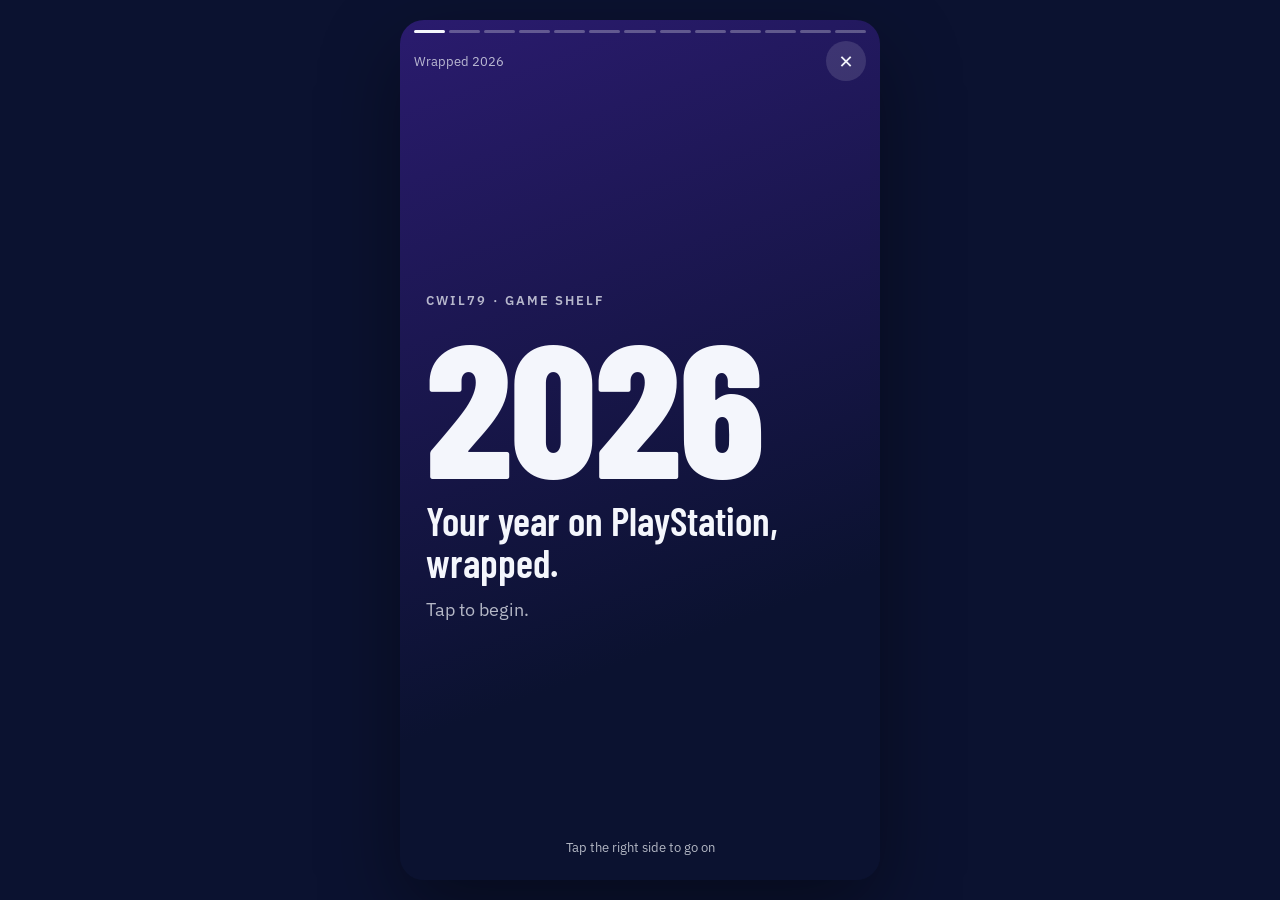
<file: docs/wrapped.html>
<!doctype html>
<html lang="en">
<meta charset="utf-8">
<title>Game Shelf Wrapped</title>
<meta name="viewport" content="width=device-width, initial-scale=1, viewport-fit=cover">
<meta name="apple-mobile-web-app-capable" content="yes">
<meta name="apple-mobile-web-app-title" content="Game Shelf">
<meta name="apple-mobile-web-app-status-bar-style" content="black-translucent">
<meta name="theme-color" content="#0b1230">
<link rel="manifest" href="manifest.webmanifest">
<link rel="icon" href="icon-192.png" type="image/png">
<link rel="apple-touch-icon" href="apple-touch-icon.png">
<link rel="preconnect" href="https://fonts.googleapis.com">
<link rel="preconnect" href="https://fonts.gstatic.com" crossorigin>
<link rel="stylesheet" href="https://fonts.googleapis.com/css2?family=Barlow+Condensed:wght@500;600;700;800&family=IBM+Plex+Sans:wght@400;500;600&display=swap">
<style>
/* Wrapped: your year as a full-screen story. Tap the right side (or →) for the next card, the left side (or ←) to go back. */
:root { --display: "Barlow Condensed", "Arial Narrow", sans-serif; --body: "IBM Plex Sans", system-ui, sans-serif;
  --safe-top: env(safe-area-inset-top, 0px); --safe-bottom: env(safe-area-inset-bottom, 0px); --ink: #f4f6fc; --soft: rgba(244,246,252,.72); }
* { box-sizing: border-box; }
html, body { margin: 0; height: 100%; background: #0b1230; color: var(--ink); font-family: var(--body); overflow: hidden; -webkit-font-smoothing: antialiased; }
.story { position: fixed; inset: 0; display: grid; grid-template-rows: auto 1fr auto; touch-action: pan-y; user-select: none; -webkit-user-select: none; transition: background .5s ease; }
.bars { display: flex; gap: 4px; padding: calc(10px + var(--safe-top)) 14px 6px; }
.bars i { flex: 1; height: 3px; border-radius: 3px; background: rgba(255,255,255,.28); overflow: hidden; }
.bars i b { display: block; height: 100%; width: 0; background: var(--ink); }
.bars i.done b { width: 100%; }
.bars i.on b { width: 100%; transition: width .35s ease; }
.top { display: flex; justify-content: space-between; align-items: center; padding: 2px 14px 0; font-size: 13px; color: var(--soft); }
.top a, .top button { color: var(--ink); background: rgba(255,255,255,.12); border: 0; border-radius: 999px; min-width: 40px; min-height: 40px; display: grid; place-items: center; font: 600 18px var(--body); text-decoration: none; cursor: pointer; }
.card { position: relative; overflow: hidden; padding: 18px 26px 0; display: flex; flex-direction: column; justify-content: center; gap: 14px; }
.card > * { animation: rise .5s ease both; }
.card > *:nth-child(2) { animation-delay: .08s; } .card > *:nth-child(3) { animation-delay: .16s; } .card > *:nth-child(4) { animation-delay: .24s; } .card > *:nth-child(5) { animation-delay: .32s; }
@keyframes rise { from { opacity: 0; transform: translateY(14px); } to { opacity: 1; transform: none; } }
.eyebrow { font: 600 13px var(--body); letter-spacing: .16em; text-transform: uppercase; color: var(--soft); margin: 0; }
.huge { font: 800 clamp(96px, 34vw, 190px)/.85 var(--display); letter-spacing: -.01em; margin: 0; }
.big { font: 700 clamp(48px, 15vw, 84px)/.95 var(--display); margin: 0; }
.mid { font: 600 clamp(28px, 8vw, 40px)/1.05 var(--display); margin: 0; }
.lead { font-size: 18px; line-height: 1.45; color: var(--soft); margin: 0; max-width: 34ch; }
.lead b { color: var(--ink); }
.cover { width: min(58vw, 260px); aspect-ratio: 1; border-radius: 18px; overflow: hidden; background: rgba(255,255,255,.12); display: grid; place-items: center; font: 700 40px var(--display); box-shadow: 0 20px 50px rgba(0,0,0,.35); }
.cover img { width: 100%; height: 100%; object-fit: cover; display: block; }
.rank { list-style: none; margin: 0; padding: 0; display: grid; gap: 10px; }
.rank li { display: grid; grid-template-columns: 26px 52px 1fr auto; gap: 12px; align-items: center; }
.rank .n { font: 700 26px var(--display); color: var(--soft); }
.rank .c { width: 52px; height: 52px; border-radius: 10px; overflow: hidden; background: rgba(255,255,255,.12); display: grid; place-items: center; font: 600 15px var(--display); }
.rank .c img { width: 100%; height: 100%; object-fit: cover; }
.rank .t { font: 600 17px/1.2 var(--body); overflow: hidden; display: -webkit-box; -webkit-line-clamp: 2; -webkit-box-orient: vertical; }
.rank .v { font: 700 22px var(--display); }
.bars2 { list-style: none; margin: 0; padding: 0; display: grid; gap: 12px; }
.bars2 li { display: grid; gap: 6px; }
.bars2 .l { display: flex; justify-content: space-between; font-weight: 600; }
.bars2 .t { height: 12px; border-radius: 6px; background: rgba(255,255,255,.14); overflow: hidden; }
.bars2 .t i { display: block; height: 100%; border-radius: 6px; background: var(--ink); transform-origin: left; animation: grow .8s .2s ease both; }
@keyframes grow { from { transform: scaleX(0); } }
.covers { display: flex; flex-wrap: wrap; gap: 8px; }
.covers span { width: 56px; height: 56px; border-radius: 10px; overflow: hidden; background: rgba(255,255,255,.12); display: grid; place-items: center; font: 600 14px var(--display); }
.covers img { width: 100%; height: 100%; object-fit: cover; }
.covers.many { gap: 6px; } .covers.many span { width: 46px; height: 46px; } .covers.lots span { width: 36px; height: 36px; border-radius: 7px; }
.figs { display: grid; grid-template-columns: repeat(2, 1fr); gap: 18px 12px; }
.figs b { display: block; font: 700 48px/1 var(--display); }
.figs span { font-size: 13px; letter-spacing: .08em; text-transform: uppercase; color: var(--soft); }
.months { display: grid; grid-template-columns: repeat(12, 1fr); gap: 4px; align-items: end; height: 120px; }
.months i { display: block; border-radius: 4px 4px 0 0; background: rgba(255,255,255,.35); transform-origin: bottom; animation: grow-y .7s ease both; }
.months i.max { background: var(--ink); }
@keyframes grow-y { from { transform: scaleY(0); } }
.mlabels { display: grid; grid-template-columns: repeat(12, 1fr); gap: 4px; font-size: 10.5px; color: var(--soft); text-align: center; }
.foot { padding: 12px 22px calc(14px + var(--safe-bottom)); display: flex; gap: 10px; justify-content: center; min-height: 64px; }
.foot .btn { background: var(--ink); color: #0b1230; border: 0; border-radius: 999px; padding: 12px 22px; font: 600 16px var(--body); cursor: pointer; min-height: 46px; }
.foot .btn.ghost { background: rgba(255,255,255,.14); color: var(--ink); }
.hint { font-size: 13px; color: var(--soft); align-self: center; }
.zone { position: absolute; top: 0; bottom: 0; width: 34%; background: none; border: 0; padding: 0; cursor: pointer; z-index: 2; color: transparent; -webkit-tap-highlight-color: transparent; }
.zone.prev { left: 0; } .zone.next { right: 0; width: 66%; }
.zone:focus-visible { outline: 3px solid var(--ink); outline-offset: -6px; }
.empty { text-align: center; color: var(--soft); }
.vh { position: absolute; width: 1px; height: 1px; overflow: hidden; clip: rect(0 0 0 0); white-space: nowrap; }
@media (min-width: 700px) { .story { max-width: 480px; margin: 0 auto; border-radius: 24px; box-shadow: 0 30px 80px rgba(0,0,0,.4); inset: 20px 0; } }
@media (prefers-reduced-motion: reduce) { .card > *, .bars2 .t i, .months i { animation: none !important; } .story, .bars i.on b { transition: none; } }
</style>

<main class="story" id="story">
  <div>
    <div class="bars" id="bars" aria-hidden="true"></div>
    <div class="top"><span id="who"></span><a href="review.html" aria-label="Close Wrapped">✕</a></div>
  </div>
  <h1 class="vh">Wrapped</h1>
  <section class="card" id="card" aria-live="polite"></section>
  <div class="foot" id="foot"></div>
  <button class="zone prev" id="prev" aria-label="Previous card">Previous</button>
  <button class="zone next" id="next" aria-label="Next card">Next</button>
</main>

<script src="yearstats.js"></script>
<script>
const $ = id => document.getElementById(id);
const esc = s => String(s ?? "").replace(/[&<>"']/g, c => ({ "&": "&amp;", "<": "&lt;", ">": "&gt;", '"': "&quot;", "'": "&#39;" }[c]));
const initials = s => (s || "?").replace(/[^A-Za-z0-9 ]/g, "").split(/\s+/).filter(Boolean).slice(0, 2).map(w => w[0]).join("").toUpperCase();
const img = (url, name) => url ? `<img src="${esc(url)}" alt="" onerror="this.replaceWith(document.createTextNode('${initials(name)}'))">` : initials(name);
const fmt = n => Math.round(n).toLocaleString();
const dur = m => m < 60 ? `${m} min` : `${Math.floor(m / 60)} h ${String(m % 60).padStart(2, "0")}`;
const MONTHS = ["January", "February", "March", "April", "May", "June", "July", "August", "September", "October", "November", "December"];
const DAYS = ["Monday", "Tuesday", "Wednesday", "Thursday", "Friday", "Saturday", "Sunday"];
let DATA, FLAGS = {}, RATINGS = {}, GOALS = {}, SESS = {}, CARDS = [], at = 0, Y;

// the year: ?year=2025, otherwise this year (or last year in January and February, before there's much to show)
function pickYear() {
  const q = new URLSearchParams(location.search).get("year"), now = new Date();
  return /^\d{4}$/.test(q || "") ? q : String(now.getMonth() < 2 ? now.getFullYear() - 1 : now.getFullYear());
}

function build() {
  const s = statsFor(Y), prev = statsFor(String(+Y - 1)), inProgress = Y === String(new Date().getFullYear()) && new Date().getMonth() < 11;
  if (!s.played.length) return [{ bg: "#1b2a5a", html: `<p class="eyebrow">Wrapped ${Y}</p><p class="mid empty">No playtime or trophies recorded in ${Y} yet.</p>` }];
  const goty = s.byHours.find(g => s.hoursOf(g) > 0) || s.byTrophies[0];
  const weeks = Y === String(new Date().getFullYear()) ? Math.max(1, (Date.now() - new Date(+Y, 0, 1)) / (7 * 864e5)) : 52;
  const cmp = (a, b) => !b || inProgress ? "" : `${a >= b ? "+" : ""}${Math.round(100 * (a - b) / b)}% vs ${+Y - 1}`;
  const out = [];
  // 1. intro
  out.push({ bg: "linear-gradient(160deg,#2a1b6e,#0b1230 70%)", html: `<p class="eyebrow">${esc(DATA.profile?.online_id || "Your")} · Game Shelf</p><p class="huge">${Y}</p>
    <p class="mid">${inProgress ? "Your year so far, wrapped." : "Your year on PlayStation, wrapped."}</p><p class="lead">Tap to begin.</p>` });
  // 2. hours
  out.push({ bg: "linear-gradient(160deg,#0f5c7a,#0b1230 75%)", html: `<p class="eyebrow">Time played</p><p class="huge">${fmt(s.hours)}</p><p class="mid">hours</p>
    <p class="lead">Across <b>${s.played.length} games</b>, about <b>${(s.hours / weeks).toFixed(1)} h a week</b>.${cmp(s.hours, prev.hours) ? ` <b>${cmp(s.hours, prev.hours)}</b>.` : ""}</p>` });
  // 3. game of the year
  if (goty) out.push({ bg: "linear-gradient(160deg,#7a2e0f,#0b1230 75%)", cover: goty.image, html: `<p class="eyebrow">Your game of the year</p><div class="cover">${img(goty.image, goty.name)}</div>
    <p class="big">${esc(goty.name)}</p><p class="lead"><b>${fmt(s.hoursOf(goty))} hours</b> and <b>${s.trophiesOf(goty)} trophies</b>. ${Math.round(100 * s.hoursOf(goty) / Math.max(1, s.hours))}% of your year went into it.</p>` });
  // 4. top 5
  const top = s.byHours.filter(g => s.hoursOf(g) > 0).slice(0, 5);
  if (top.length >= 3) out.push({ bg: "linear-gradient(160deg,#1b5e3b,#0b1230 75%)", html: `<p class="eyebrow">Your top ${top.length}</p>
    <ol class="rank">${top.map((g, i) => `<li><span class="n">${i + 1}</span><span class="c">${img(g.image, g.name)}</span><span class="t">${esc(g.name)}</span><span class="v">${fmt(s.hoursOf(g))} h</span></li>`).join("")}</ol>` });
  // 5. trophies and platinums
  const platGames = s.platList.map(m => DATA.games.find(g => g.name === m.game || (g.aliases || []).includes(m.game))).filter(Boolean);
  out.push({ bg: "linear-gradient(160deg,#6a5310,#0b1230 75%)", html: `<p class="eyebrow">Trophies</p><p class="huge">${fmt(s.trophies)}</p>
    <p class="mid">${s.plats ? `and ${s.plats} platinum${s.plats > 1 ? "s" : ""} 🏆` : "trophies earned"}</p>
    ${platGames.length ? `<div class="covers${platGames.length > 12 ? " many" : ""}">${platGames.map(g => `<span title="${esc(g.name)}">${img(g.image, g.name)}</span>`).join("")}</div>` : ""}
    ${cmp(s.trophies, prev.trophies) ? `<p class="lead"><b>${cmp(s.trophies, prev.trophies)}</b>.</p>` : ""}` });
  // 6. rarest trophy
  if (s.rare) out.push({ bg: "linear-gradient(160deg,#5b1e66,#0b1230 75%)", html: `<p class="eyebrow">Your rarest trophy</p>${s.rare.i ? `<div class="cover" style="width:120px">${img(s.rare.i, s.rare.n)}</div>` : ""}<p class="big">${esc(s.rare.n || "A rare one")}</p>
    <p class="lead">In <b>${esc(s.rare.game)}</b>. Only <b>${s.rare.r}%</b> of players have it.</p>` });
  // 7. rhythm: busiest month, streak, favourite day
  const mmax = Math.max(...s.months), best = s.months.indexOf(mmax), day = s.byDay ? DAYS[s.byDay.indexOf(Math.max(...s.byDay))] : null;
  out.push({ bg: "linear-gradient(160deg,#173f86,#0b1230 75%)", html: `<p class="eyebrow">Your rhythm</p><p class="big">${MONTHS[best]}</p>
    <p class="lead">was your busiest month, with <b>${mmax} trophies</b>.${s.streak > 1 ? ` Longest streak: <b>${s.streak} days in a row</b>.` : ""}${day ? ` Favourite day: <b>${day}</b>.` : ""}</p>
    <div class="months">${s.months.map(v => `<i class="${v === mmax ? "max" : ""}" style="height:${Math.max(3, 100 * v / Math.max(1, mmax))}%"></i>`).join("")}</div>
    <div class="mlabels">${MONTHS.map(m => `<span>${m[0]}</span>`).join("")}</div>` });
  // 8. genres
  const gtot = Object.values(s.genres).reduce((a, b) => a + b, 0) || 1, gtop = Object.entries(s.genres).sort((a, b) => b[1] - a[1]).slice(0, 4);
  if (gtop.length >= 2) out.push({ bg: "linear-gradient(160deg,#0f6b62,#0b1230 75%)", html: `<p class="eyebrow">Your genres</p><p class="big">${esc(gtop[0][0])}</p>
    <ul class="bars2">${gtop.map(([g, h]) => `<li><span class="l"><span>${esc(g)}</span><span>${Math.round(100 * h / gtot)}%</span></span><span class="t"><i style="width:${100 * h / gtop[0][1]}%"></i></span></li>`).join("")}</ul>` });
  // 9. sessions
  const ss = SESS[Y];
  if (ss) {
    const per = persona(s);
    out.push({ bg: "linear-gradient(160deg,#3d2a8c,#0b1230 75%)", html: `<p class="eyebrow">How you play</p><p class="big">${per ? esc(per[0]) : "Your sessions"}</p>
      <div class="figs"><div><b>${dur(ss.typical_min)}</b><span>typical session</span></div><div><b>${ss.per_active_week}</b><span>sessions a week</span></div>
      <div><b>${ss.evening_share}%</b><span>start after 20:00</span></div>${ss.longest ? `<div><b>${dur(ss.longest.min)}</b><span>longest, ${esc(ss.longest.games?.[0] || "")}</span></div>` : ""}</div>` });
  }
  // 10. gamer DNA
  const d = dna(Y);
  if (d) { const t = topTraits(d);
    out.push({ bg: "linear-gradient(160deg,#10204a,#0b1230 75%)", html: `<p class="eyebrow">Your gamer DNA</p><p class="big">The ${esc(t[0][1])}</p><p class="mid">&amp; ${esc(t[1][1])}</p>
      <p class="lead">You ${t[0][2]}, and ${t[1][2]}.</p>
      <ul class="bars2">${t.slice(0, 4).map(([k, l]) => `<li><span class="l"><span>${l}</span><span>${d[k]}</span></span><span class="t"><i style="width:${d[k]}%"></i></span></li>`).join("")}</ul>` }); }
  // 11. finished + best rated
  if (s.finished.length) out.push({ bg: "linear-gradient(160deg,#7a1f3d,#0b1230 75%)", html: `<p class="eyebrow">Finished</p><p class="huge">${s.finished.length}</p><p class="mid">game${s.finished.length > 1 ? "s" : ""} beaten or completed</p>
    <div class="covers${s.finished.length > 12 ? " many" : ""}${s.finished.length > 24 ? " lots" : ""}">${s.finished.map(g => `<span title="${esc(g.name)}">${img(g.image, g.name)}</span>`).join("")}</div>
    ${s.rated ? `<p class="lead">Your favourite: <b>${esc(s.rated.g.name)}</b>, rated <b>${s.rated.r.score}</b>.</p>` : ""}` });
  // 12. goals
  const G = GOALS[Y];
  if (G) {
    const now = { platinums: s.plats, finished: s.finished.length, trophies: s.trophies, hours: Math.round(s.hours) }, L = { platinums: "platinums", finished: "finished", trophies: "trophies", hours: "hours" };
    const ks = Object.keys(L).filter(k => G[k]), hit = ks.filter(k => now[k] >= G[k]).length;
    out.push({ bg: "linear-gradient(160deg,#2f6b1b,#0b1230 75%)", html: `<p class="eyebrow">Your ${Y} goals</p><p class="big">${hit} of ${ks.length} ${inProgress ? "reached so far" : "reached"}</p>
      <ul class="bars2">${ks.map(k => `<li><span class="l"><span>${L[k]}</span><span>${fmt(now[k])} / ${fmt(G[k])}${now[k] >= G[k] ? " ✓" : ""}</span></span><span class="t"><i style="width:${Math.min(100, 100 * now[k] / G[k])}%"></i></span></li>`).join("")}</ul>` });
  }
  // 13. outro + share
  out.push({ bg: "linear-gradient(160deg,#2a1b6e,#0b1230 70%)", end: true, html: `<p class="eyebrow">That was ${Y}</p><p class="big">${fmt(s.hours)} hours · ${fmt(s.trophies)} trophies${s.plats ? ` · ${s.plats} 🏆` : ""}</p>
    <p class="lead">${goty ? `Led by <b>${esc(goty.name)}</b>. ` : ""}Share it as an image, or play it again.</p>`, stats: s, goty });
  return out;
}

function show(i) {
  at = Math.max(0, Math.min(CARDS.length - 1, i));
  const c = CARDS[at];
  $("story").style.background = c.bg;
  $("card").innerHTML = c.html;
  $("bars").innerHTML = CARDS.map((_, k) => `<i class="${k < at ? "done" : k === at ? "on" : ""}"><b></b></i>`).join("");
  $("foot").innerHTML = c.end ? `<button class="btn" id="share">Share image</button><button class="btn ghost" id="again">Replay</button>`
    : `<span class="hint">${at === 0 ? "Tap the right side to go on" : `${at + 1} / ${CARDS.length}`}</span>`;
  $("prev").hidden = at === 0; $("next").hidden = !!c.end;
  try { history.replaceState(null, "", `${location.pathname}?year=${Y}#${at + 1}`); } catch {}
}
$("next").onclick = () => show(at + 1);
$("prev").onclick = () => show(at - 1);
addEventListener("keydown", e => { if (e.key === "ArrowRight" || e.key === " ") { e.preventDefault(); show(at + 1); } if (e.key === "ArrowLeft") show(at - 1); if (e.key === "Escape") location.href = "review.html"; });
let sx = null;
$("story").addEventListener("touchstart", e => { sx = e.touches[0].clientX; }, { passive: true });
$("story").addEventListener("touchend", e => { if (sx == null) return; const dx = e.changedTouches[0].clientX - sx; sx = null; if (Math.abs(dx) > 50) { e.preventDefault(); show(at + (dx < 0 ? 1 : -1)); } });

/* share image: a 1080×1920 story card */
const loadImg = url => new Promise(res => { if (!url) return res(null); const i = new Image(); i.crossOrigin = "anonymous"; i.onload = () => res(i); i.onerror = () => res(null); i.src = url; });
async function drawWrapped() {
  const c = CARDS.find(x => x.end), s = c.stats, goty = c.goty, W = 1080, H = 1920, cv = document.createElement("canvas"); cv.width = W; cv.height = H;
  const x = cv.getContext("2d"), D = '"Barlow Condensed", "Arial Narrow", sans-serif', B = '"IBM Plex Sans", system-ui, sans-serif', P = 90;
  const gr = x.createLinearGradient(0, 0, W * .6, H); gr.addColorStop(0, "#2a1b6e"); gr.addColorStop(.7, "#0b1230"); x.fillStyle = gr; x.fillRect(0, 0, W, H);
  x.fillStyle = "rgba(244,246,252,.7)"; x.font = `600 34px ${B}`; x.letterSpacing = "8px"; x.fillText("MY PLAYSTATION WRAPPED", P, 190); x.letterSpacing = "0px";
  x.fillStyle = "#f4f6fc"; x.font = `800 380px ${D}`; x.fillText(Y, P - 10, 540);
  const cover = await loadImg(goty?.image);
  if (goty) {
    let tx = P;
    if (cover) { x.save(); x.beginPath(); x.roundRect(P, 640, 300, 300, 28); x.clip(); x.drawImage(cover, P, 640, 300, 300); x.restore(); tx = P + 340; }
    x.fillStyle = "rgba(244,246,252,.7)"; x.font = `600 28px ${B}`; x.letterSpacing = "5px"; x.fillText("GAME OF THE YEAR", tx, 700); x.letterSpacing = "0px";
    x.fillStyle = "#f4f6fc"; x.font = `700 76px ${D}`; wrap(x, goty.name, W - tx - P, 3).forEach((l, i) => x.fillText(l, tx, 790 + i * 74));
  }
  const d = dna(Y), t = d ? topTraits(d) : null;
  const rows = [[fmt(s.hours), "hours played"], [fmt(s.trophies), "trophies"], [String(s.plats), "platinums"], [String(s.finished.length), "games finished"]];
  rows.forEach(([v, l], i) => { const cx = P + (i % 2) * 460, cy = 1130 + Math.floor(i / 2) * 210;
    x.fillStyle = "#f4f6fc"; x.font = `700 140px ${D}`; x.fillText(v, cx, cy); x.fillStyle = "rgba(244,246,252,.7)"; x.font = `500 34px ${B}`; x.fillText(l, cx, cy + 52); });
  if (t) { x.fillStyle = "rgba(244,246,252,.7)"; x.font = `600 28px ${B}`; x.letterSpacing = "5px"; x.fillText("GAMER DNA", P, 1600); x.letterSpacing = "0px";
    x.fillStyle = "#f4f6fc"; x.font = `700 84px ${D}`; x.fillText(`The ${t[0][1]}`, P, 1690); x.font = `600 56px ${D}`; x.fillStyle = "#b9c6ff"; x.fillText(`& ${t[1][1]}`, P, 1760); }
  x.fillStyle = "rgba(244,246,252,.6)"; x.font = `400 30px ${B}`; x.fillText(`${DATA.profile?.online_id || ""} · Game Shelf`, P, H - 70);
  return cv;
}
document.addEventListener("click", async e => {
  if (e.target.id === "again") show(0);
  if (e.target.id === "share") {
    e.target.disabled = true; e.target.textContent = "Preparing…";
    try { await Promise.all(['800 380px "Barlow Condensed"', '700 140px "Barlow Condensed"', '500 34px "IBM Plex Sans"'].map(f => document.fonts.load(f))); } catch {}
    const note = { set textContent(v) { e.target.textContent = v; } };
    await shareCanvas(await drawWrapped(), `wrapped-${Y}.png`, `My ${Y} on PlayStation`, note);
    e.target.disabled = false; if (e.target.textContent === "Preparing…") e.target.textContent = "Share image";
  }
});

async function start() {
  Y = pickYear();
  try { DATA = await (await fetch("data.json", { cache: "no-store" })).json(); } catch { $("card").innerHTML = `<p class="mid empty">No game data yet.</p>`; return; }
  for (const [file, set] of [["flags.json", v => FLAGS = v], ["ratings.json", v => RATINGS = v], ["goals.json", v => GOALS = v], ["sessions.json", v => SESS = v]])
    try { const r = await fetch(file, { cache: "no-store" }); if (r.ok) set(await r.json()); } catch {}
  $("who").textContent = `Wrapped ${Y}`;
  CARDS = build();
  const n = parseInt(location.hash.slice(1), 10);
  show(n > 0 ? n - 1 : 0);
}
start();
</script>
<script src="shell.js" defer></script>
</file>
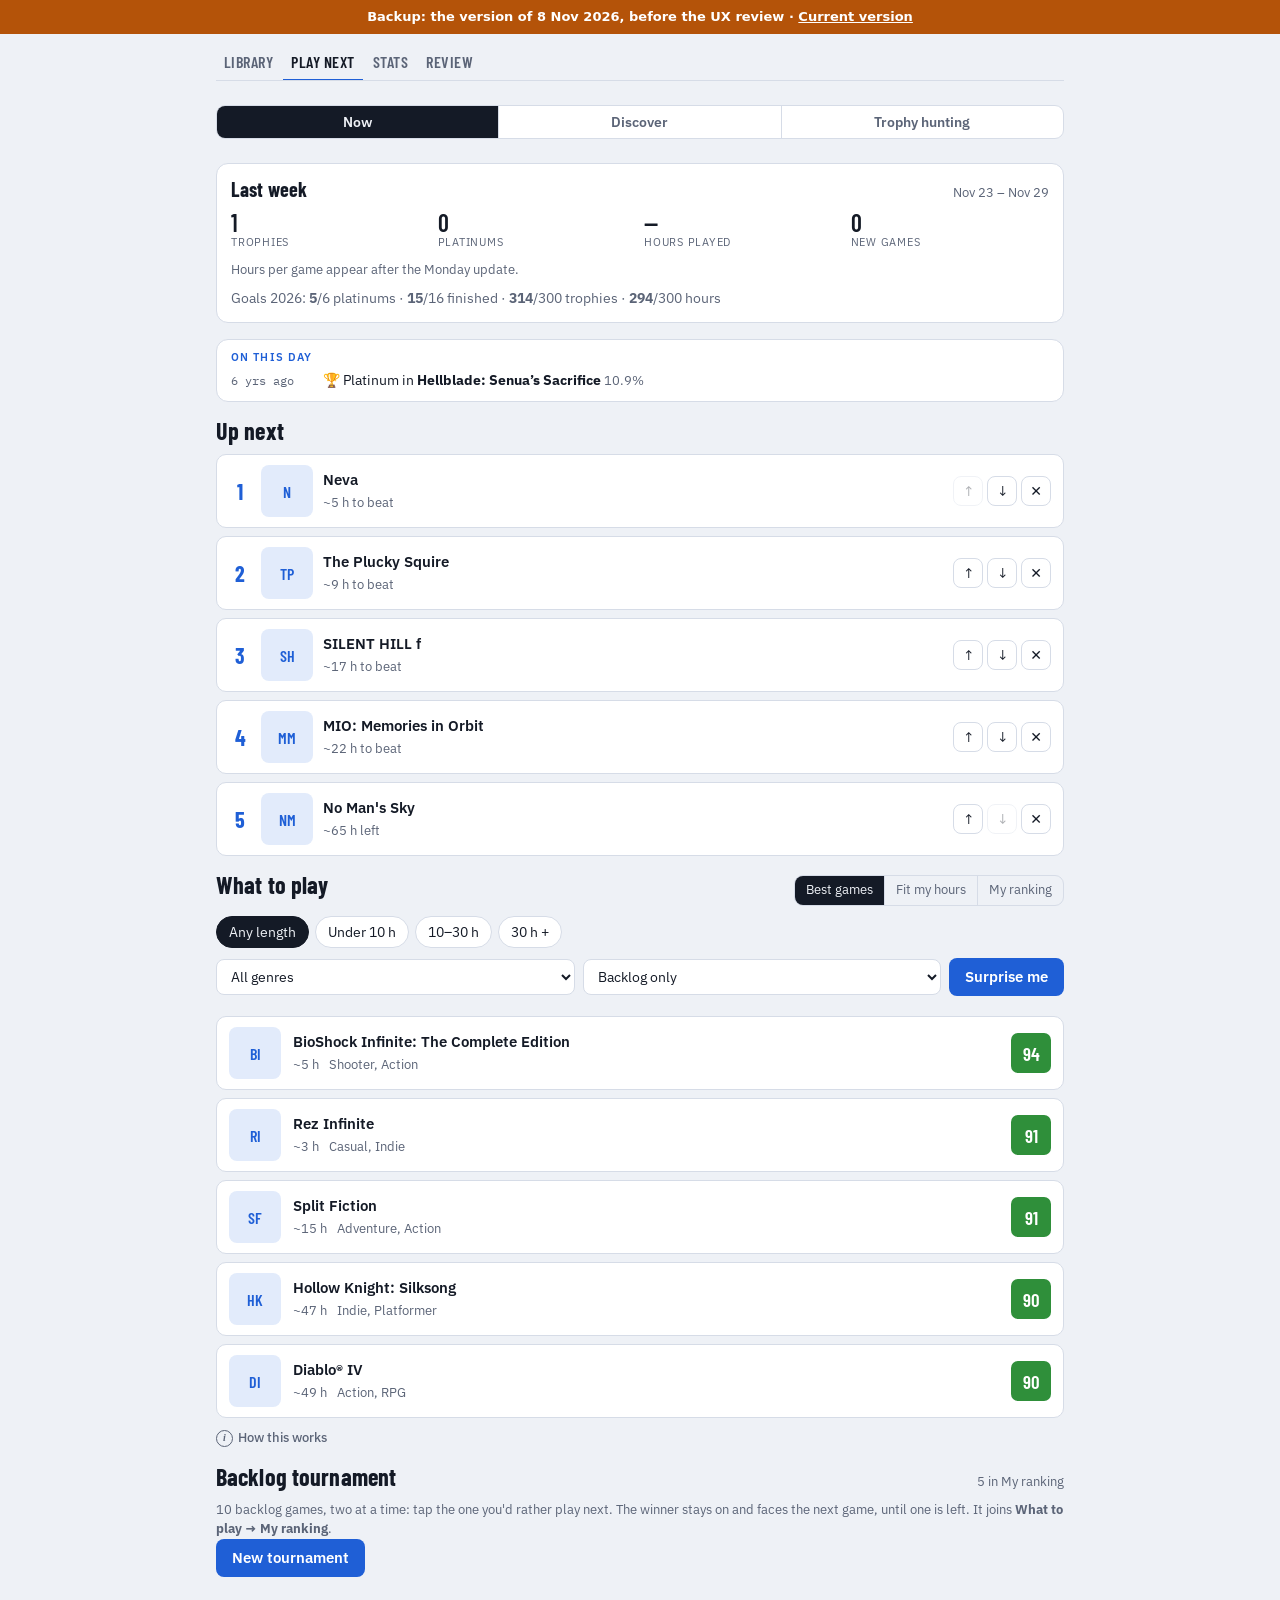
<file: docs/v1/play.html>
<!doctype html>
<html lang="en">
<meta charset="utf-8">
<base href="../">
<meta name="robots" content="noindex">
<script>/* backup copy: banner so it's never mistaken for the current version */
addEventListener("DOMContentLoaded", () => document.body.insertAdjacentHTML("afterbegin", '<div style="background:#b45309;color:#fff;font:600 13px/1.4 system-ui;padding:8px 16px;text-align:center">Backup: the version of 8 Nov 2026, before the UX review · <a href="index.html" style="color:#fff">Current version</a></div>'));</script>
<title>Game Shelf Play Next</title>
<meta name="viewport" content="width=device-width, initial-scale=1, viewport-fit=cover">
<meta name="apple-mobile-web-app-capable" content="yes">
<meta name="apple-mobile-web-app-title" content="Game Shelf">
<link rel="preconnect" href="https://fonts.googleapis.com">
<link rel="preconnect" href="https://fonts.gstatic.com" crossorigin>
<link rel="stylesheet" href="https://fonts.googleapis.com/css2?family=Barlow+Condensed:wght@500;600;700&family=IBM+Plex+Sans:wght@400;500;600&family=IBM+Plex+Mono:wght@400;500&display=swap">
<link rel="stylesheet" href="v1/app.css">
<style>
/* Layout: tabs → Now / Discover / Trophies; one part at a time */
section { display: grid; gap: 10px; }
.cover { width: 52px; height: 52px; border-radius: 8px; }
.dot { width: 8px; height: 8px; }
.filters { display: grid; gap: 8px; }
.row { display: flex; gap: 8px; flex-wrap: wrap; align-items: center; }
.row select, .row .sel { background: var(--surface); border: 1px solid var(--line); border-radius: 8px; padding: 7px 10px; font-size: 14px; flex: 1 1 160px; min-width: 0; }
.go { background: var(--accent); color: #fff; border: 0; border-radius: 8px; padding: 8px 16px; font-weight: 600; cursor: pointer; }
.go:hover { filter: brightness(1.08); }

.pick { background: var(--surface); border: 2px solid var(--accent); border-radius: var(--radius); padding: 14px; display: grid; grid-template-columns: 96px 1fr; gap: 14px; align-items: center; }
.pick .cover { width: 96px; height: 96px; border-radius: 10px; }
.pick h2 { font-size: 24px; }
.pick .why { display: flex; flex-wrap: wrap; gap: 4px 12px; font-size: 13.5px; color: var(--muted); }
.pick .why b { color: var(--fg); }

.list { list-style: none; margin: 0; padding: 0; display: grid; gap: 8px; }
.item { background: var(--surface); border: 1px solid var(--line); border-radius: 10px; padding: 10px 12px; display: grid; grid-template-columns: 52px 1fr auto; gap: 12px; align-items: center; }
.main { min-width: 0; display: grid; gap: 3px; }
.name { font-weight: 600; line-height: 1.25; overflow-wrap: anywhere; }
.meta { display: flex; flex-wrap: wrap; gap: 2px 10px; font-size: 12.5px; color: var(--muted); }
.prog { display: flex; align-items: center; gap: 8px; font: 12px var(--mono); color: var(--muted); }
.prog .bar { flex: 1 1 auto; max-width: 220px; height: 6px; background: var(--line); border-radius: 3px; overflow: hidden; }
.prog .bar i { display: block; height: 100%; background: var(--plat); }
.easy { display: grid; gap: 2px; font-size: 12.5px; margin-top: 2px; }
.easy span { display: flex; gap: 6px; align-items: baseline; }
.easy .r { font-family: var(--mono); color: var(--muted); margin-left: auto; }
.left { font: 600 24px var(--display); text-align: right; line-height: 1; }
.left small { display: block; font: 11px var(--body); color: var(--muted); text-transform: uppercase; letter-spacing: .06em; }
.digest { background: var(--surface); border: 1px solid var(--line); border-radius: var(--radius); padding: 14px; display: grid; gap: 8px; }
.digest p { margin: 0; font-size: 14px; }
.dg-head { display: flex; justify-content: space-between; align-items: baseline; gap: 8px; flex-wrap: wrap; }
.dg-figs { display: grid; grid-template-columns: repeat(4, 1fr); gap: 8px; }
.dg-figs div { display: grid; } .dg-figs b { font: 600 26px/1 var(--display); } .dg-figs span { font-size: 11px; text-transform: uppercase; letter-spacing: .07em; color: var(--muted); }
.dg-goals { color: var(--muted); }
.uq { grid-template-columns: 22px 52px 1fr auto; gap: 10px; }
.rank { font: 700 22px var(--display); color: var(--accent); text-align: center; }
.qbtns { display: flex; gap: 4px; }
.qbtns button { width: 30px; height: 30px; border: 1px solid var(--line); border-radius: 8px; background: var(--surface); cursor: pointer; font-size: 14px; }
.qbtns button:disabled { opacity: .35; cursor: default; }
a.act { display: inline-block; border: 1px solid var(--line); border-radius: 999px; padding: 3px 10px; font-size: 13px; text-decoration: none; color: var(--fg); }
a.act:hover { border-color: var(--accent); } a.act.on { background: var(--accent-soft); border-color: var(--accent); }
a.act.primary { background: var(--accent); color: #fff; border-color: var(--accent); font-weight: 600; padding: 6px 14px; border-radius: 8px; }
.pact { display: flex; flex-wrap: wrap; gap: 6px; align-items: center; margin-top: 4px; }
.budget { display: flex; gap: 8px; align-items: center; font-size: 14px; }
.budget input { width: 90px; font: 600 18px var(--display); padding: 5px 8px; border: 1px solid var(--line); border-radius: 8px; background: var(--surface); color: var(--fg); }
.tbl td.num, .tbl th:nth-child(n+2):not(:last-child) { text-align: right; font-variant-numeric: tabular-nums; }
.lvl { font-size: 11px; font-weight: 600; text-transform: uppercase; letter-spacing: .05em; padding: 1px 7px; border-radius: 4px; border: 1px solid currentColor; }
.lvl.easy { color: var(--mc-good); } .lvl.medium { color: var(--mc-mid); } .lvl.hard { color: var(--mc-bad); }
.wk-head { display: flex; justify-content: space-between; align-items: baseline; gap: 10px; flex-wrap: wrap; }
.wk .item { grid-template-columns: 96px 1fr auto; align-items: start; }
.wk .cover { width: 96px; height: 64px; border-radius: 8px; }
.wk .why { font-size: 13px; color: var(--fg); line-height: 1.4; }
.wk .name a { color: inherit; text-decoration: none; }
.wk .name a:hover { text-decoration: underline; }
.wk .owned { font-size: 12px; color: var(--muted); }
@media (max-width: 420px) { .wk .item { grid-template-columns: 72px 1fr auto; } .wk .cover { width: 72px; height: 52px; } }
@media (max-width: 420px) { .pick { grid-template-columns: 72px 1fr; } .pick .cover { width: 72px; height: 72px; } }
.mode { display: grid; gap: 10px; }
.budget input { width: 80px; }
.dg-figs b { font-size: 24px; }
.tap { cursor: pointer; }
.tn-duel { display: grid; grid-template-columns: 1fr auto 1fr; gap: 8px; align-items: stretch; }
.tn-card { all: unset; box-sizing: border-box; cursor: pointer; background: var(--surface); border: 2px solid var(--line); border-radius: var(--radius); padding: 10px; display: grid; gap: 4px; align-content: start; justify-items: start; min-width: 0; }
.tn-card:hover, .tn-card:focus-visible { border-color: var(--accent); }
.tn-card .cover { width: 100%; height: auto; aspect-ratio: 16 / 10; border-radius: 8px; font-size: 22px; }
.tn-name { font-weight: 600; line-height: 1.25; overflow-wrap: anywhere; }
.tn-vs { align-self: center; font: 700 16px var(--display); color: var(--muted); }
.tn-card.champ { border-color: var(--gold); }
.tn-tag { font-size: 12px; font-weight: 600; color: var(--gold); }
.tn-line { display: flex; gap: 4px; flex-wrap: wrap; }
.tn-dot { width: 28px; height: 28px; border-radius: 6px; overflow: hidden; border: 2px solid transparent; display: grid; place-items: center; font-size: 9px; background: var(--line); }
.tn-dot img, .tn-dot .cover { width: 100%; height: 100%; object-fit: cover; display: block; }
.tn-dot.out { opacity: .25; filter: grayscale(1); }
.tn-dot.on { border-color: var(--gold); }
.tn-win { display: grid; grid-template-columns: 64px 1fr; gap: 12px; align-items: center; background: var(--surface); border: 2px solid var(--gold); border-radius: var(--radius); padding: 10px; margin-bottom: 10px; }
.tn-win .cover { width: 64px; height: 64px; border-radius: 8px; }
.tn-win > span:last-child { display: grid; gap: 2px; }
.memories { background: var(--surface); border: 1px solid var(--line); border-radius: var(--radius); padding: 10px 14px; display: grid; gap: 4px; }
.memories ul { list-style: none; margin: 0; padding: 0; display: grid; gap: 4px; font-size: 14px; }
.memories .yr { display: inline-block; min-width: 92px; font: 12px var(--mono); color: var(--muted); }
a.cal { text-decoration: none; color: var(--accent); font-weight: 600; }
.item.nomc { grid-template-columns: 52px 1fr; }
/* compact rows (wishlist, coming soon): small cover, one meta line, icon actions */
.list.compact { gap: 6px; }
.list.compact .item { grid-template-columns: 44px minmax(0, 1fr) auto auto; gap: 10px; padding: 8px 10px; }
.list.compact .item.nomc { grid-template-columns: 44px minmax(0, 1fr) auto; }
.list.compact .cover { width: 44px; height: 44px; font-size: 14px; }
.list.compact .meta { flex-wrap: nowrap; overflow: hidden; white-space: nowrap; }
.list.compact .meta > span { flex: none; } .list.compact .meta > span:last-child { flex: 0 1 auto; overflow: hidden; text-overflow: ellipsis; min-width: 0; }
.list.compact .mc { width: 34px; height: 34px; font-size: 16px; }
.list.compact .item > .detail { margin: 2px -10px -8px; }
a.x { width: 30px; height: 30px; display: grid; place-items: center; border: 1px solid var(--line); border-radius: 50%; color: var(--muted); text-decoration: none; font-size: 13px; }
a.x:hover { border-color: var(--accent); color: var(--accent); }
a.x.add { color: var(--accent); border-color: var(--accent); font-size: 18px; font-weight: 600; }
a.x.added { background: var(--accent-soft); }
.wsearch { margin: 0 0 10px; }
.wsearch input { width: 100%; box-sizing: border-box; font: inherit; font-size: 16px; padding: 10px 12px; border-radius: var(--radius); border: 1px solid var(--line); background: var(--surface); color: var(--text); }
.wsearch .list { margin-top: 6px; }
.wsearch .hint { padding: 8px 0; }
.wished { width: 30px; text-align: center; color: var(--gold); font-size: 18px; }
.sec-head .count { font: 500 15px var(--body); color: var(--muted); }
select.mini { background: var(--surface); border: 1px solid var(--line); border-radius: 8px; padding: 4px 8px; font-size: 13px; }
.meta .out { color: var(--accent); font-weight: 600; }
.detail .desc { margin: 0; font-size: 14px; line-height: 1.5; }
tr.ptr > td { padding: 0 0 8px; border-bottom: 1px solid var(--line); }
tr.ptr .detail { border: 1px solid var(--line); border-radius: 10px; background: var(--surface); }
tr.tap.open td { background: var(--accent-soft); }
.item > .detail { grid-column: 1 / -1; margin: 2px -12px -10px; }
.pick > .detail { grid-column: 1 / -1; margin: 0 -14px -14px; }
.tap.open { border-color: color-mix(in srgb, var(--accent) 45%, var(--line)); }
</style>

<div class="wrap">
  <nav class="tabs"><a href="v1/index.html">Library</a><a href="v1/play.html" aria-current="page">Play next</a><a href="v1/stats.html">Stats</a><a href="v1/review.html">Review</a></nav>
  <nav class="subnav" aria-label="Play next sections"><div class="seg" role="group">
    <button data-show="now">Now</button><button data-show="discover">Discover</button><button data-show="trophies">Trophy hunting</button>
  </div></nav>

  <div class="part-body" data-part="now">
    <section class="digest" id="digest"></section>
    <section class="memories" id="memories" hidden></section>

    <section class="block">
      <div class="sec-head"><h2 class="sec">Up next</h2><a class="note cal" id="calLink" href="#" title="Subscribe once: finish forecasts, release dates and your goals deadline appear in your phone's calendar and update by themselves">📅 Add to calendar</a></div>
      <div id="upnext"></div>
    </section>

    <section class="block">
      <div class="sec-head"><h2 class="sec">What to play</h2>
        <div class="seg" role="group" aria-label="How to choose"><button data-mode="best">Best games</button><button data-mode="fit">Fit my hours</button><button data-mode="rank" id="rankModeBtn" hidden>My ranking</button></div></div>
      <div class="mode" id="modeBest">
        <div class="chips" id="lengths" role="group" aria-label="How much time do you have"></div>
        <div class="row">
          <select id="genre" aria-label="Genre"></select>
          <select id="poolSel" aria-label="Which games"><option value="backlog">Backlog only</option><option value="both">Backlog + in progress</option></select>
          <button class="go" id="surprise">Surprise me</button>
        </div>
        <div id="pick"></div>
        <ol class="list" id="picks"></ol>
        <details class="how"><summary>How this works</summary><p>Your best-rated games first (Metacritic). Length is HowLongToBeat's Main + Extras time; games without one only appear under "Any length". "Surprise me" picks at random, better-rated games more often.</p></details>
      </div>
      <div class="mode" id="modeFit" hidden>
        <div class="row"><label class="budget">Hours available <input id="budget" type="number" min="1" max="2000" value="40" inputmode="numeric"></label></div>
        <div id="plan"></div>
        <details class="how"><summary>How this works</summary><p>Picks the best mix of backlog and in-progress games that fits your hours: Metacritic counts most, games in Up next go first, varied genres get a small bonus. Uses HowLongToBeat Main + Extras (time left for games in progress).</p></details>
      </div>
      <div class="mode" id="modeRank" hidden>
        <ol class="list" id="rankList"></ol>
        <details class="how"><summary>How this works</summary><p>Each backlog tournament below crowns one game, and it joins this list in the order it won. Games you finish, beat or drop leave the list; games you've started stay, marked "Playing".</p></details>
      </div>
    </section>

    <section class="block" id="tourney">
      <div class="sec-head"><h2 class="sec">Backlog tournament</h2><span class="note" id="tnStats"></span></div>
      <div id="tnBody"></div>
    </section>
  </div>

  <div class="part-body" data-part="discover" hidden>
    <section class="block" id="weekly" hidden>
      <div class="sec-head"><h2 class="sec">This week's picks</h2><span class="note" id="wkWhen"></span></div>
      <ol class="list wk" id="wkList"></ol>
      <div id="wkProfile"></div>
    </section>
    <section class="block">
      <div class="sec-head"><h2 class="sec">Wishlist <span class="count" id="wishCount"></span></h2>
        <select id="wishSort" aria-label="Sort wishlist" class="mini"><option value="added">Recently added</option><option value="release">Release date</option><option value="mc">Metacritic</option><option value="short">Shortest first</option><option value="name">Name</option></select></div>
      <div class="wsearch"><input type="search" id="wishQ" placeholder="🔍 Find a game to add…" autocomplete="off" enterkeyhint="search" aria-label="Search games to add to your wishlist">
        <ol class="list compact" id="wishHits" hidden></ol></div>
      <div class="chips" id="wishChips" role="group" aria-label="Show"></div>
      <ol class="list compact" id="wishList"></ol>
      <button class="more" id="wishMore" hidden></button>
    </section>
    <section class="block" id="soonSec" hidden>
      <h2 class="sec">Coming soon</h2>
      <div class="chips" id="soonChips" role="group" aria-label="Category"></div>
      <ol class="list compact" id="soonList"></ol>
      <button class="more" id="soonMore" hidden></button>
      <details class="how"><summary>How this works</summary><p>Unreleased PS4/PS5 games from RAWG, updated every Monday. <b>Your series</b>: next games in the series you played most. <b>Your studios</b>: from the studios you spent most hours with. <b>Your taste</b>: matching the same taste profile as the weekly picks (genres and tags of the games you play long, finish and rate highly). <b>Big releases</b> and <b>Indie</b>: the most awaited (how many RAWG users added them), with a date in the next 18 months. <b>Out soon</b>: anything here released in the next 60 days. Games you own or gave a 👎 are left out. Release dates often move.</p></details>
    </section>
  </div>

  <div class="part-body" data-part="trophies" hidden>
    <section class="block">
      <h2 class="sec">Closest to platinum</h2>
      <ol class="list" id="close"></ol>
      <button class="more" id="closeMore" hidden></button>
      <details class="how"><summary>How this works</summary><p>Games at 70% or more. Under each game: the missing trophies most players have, so likely the easiest left.</p></details>
    </section>
    <section class="block">
      <h2 class="sec">Next platinum: how hard?</h2>
      <div id="platHard"></div>
      <details class="how"><summary>How this works</summary><p>Games in progress that have a platinum, easiest first. "Guide" is the platinum difficulty from trophy guides (PowerPyx, PSNProfiles, PlayStationTrophies; average when several rate it): up to 3.5 is Easy, up to 6 Medium, above that Hard. Without a guide rating, the level is estimated from PSN: "Plat" is the share of players who have the platinum, and missing trophies that under 10% of players have count against it. Tap a game for hours, missables and playthroughs.</p></details>
    </section>
    <section class="block">
      <h2 class="sec">DLC to finish</h2>
      <ol class="list" id="dlcList"></ol>
      <button class="more" id="dlcMore" hidden>Show all</button>
      <details class="how"><summary>How this works</summary><p>DLC packs with trophies left, for games whose main game you've finished or whose DLC you've started. Fewest trophies left first.</p></details>
    </section>
  </div>
</div>

<script src="v1/app.js"></script>
<script src="v1/gamepanel.js"></script>
<script>
const $ = id => document.getElementById(id);
const esc = s => String(s ?? "").replace(/[&<>"']/g, c => ({ "&": "&amp;", "<": "&lt;", ">": "&gt;", '"': "&quot;", "'": "&#39;" }[c]));
const initials = s => (s || "?").replace(/[^A-Za-z0-9 ]/g, "").split(/\s+/).filter(Boolean).slice(0, 2).map(w => w[0]).join("").toUpperCase();
const pic = (url, name) => url ? `<img src="${esc(url)}" alt="" loading="lazy" onerror="this.replaceWith(document.createTextNode('${initials(name)}'))">` : initials(name);
const mcClass = m => m == null ? "none" : m >= 75 ? "good" : m >= 50 ? "mid" : "bad";
const fmtH = h => h >= 10 ? Math.round(h) + " h" : (Math.round(h * 2) / 2) + " h";
const beatTime = x => x.hltb?.extra || x.hltb?.main || null;   // HowLongToBeat Main + Extras (Main Story if missing)
const LENGTHS = { any: ["Any length", () => true], short: ["Under 10 h", h => h && h < 10], medium: ["10–30 h", h => h >= 10 && h <= 30], long: ["30 h +", h => h > 30] };
let DATA, state = { length: "any", pool: "backlog", genre: "", mode: "best", wishSort: "added", wishF: "all", soonCat: "all" };
try { Object.assign(state, JSON.parse(localStorage.getItem("shelf-play") || "{}")); } catch {}

// Same rules as the Library: platinum wins; a dropped game played again returns to normal.
function applyFlags(games, flags) {
  for (const x of games) {
    const f = flags[x.name] || (x.aliases || []).map(n => flags[n]).find(Boolean);
    x.eff = x.status; x.base_status = x.status; x.flag = null;
    if (!f || x.status === "completed") continue;
    if (f.flag === "dropped" && x.last_activity && new Date(x.last_activity) > new Date(f.at)) continue;
    x.eff = f.flag; x.flag = f;
  }
}

function pool() {
  const fit = LENGTHS[state.length][1];
  return DATA.games.filter(x => (x.eff === "unplayed" && x.owned) || (state.pool === "both" && x.eff === "started"))
    .filter(x => fit(beatTime(x)))
    .filter(x => !state.genre || (x.genres || []).includes(state.genre));
}

function card(x, eyebrow) {
  const why = [x.metacritic != null ? `Metacritic <b>${x.metacritic}</b>` : "No Metacritic score",
    beatTime(x) ? `~<b>${fmtH(beatTime(x))}</b> to beat` : null,
    (x.genres || []).slice(0, 3).join(", ") || null,
    x.eff === "started" ? `In progress · ${x.progress ?? 0}% trophies` : (x.acquired ? `Owned since ${new Date(x.acquired).getFullYear()}` : null)].filter(Boolean);
  return `<div class="pick tap" data-g="${esc(x.name)}"><span class="cover">${pic(x.image, x.name)}</span>
    <div class="main"><span class="eyebrow">${eyebrow}</span><h2>${esc(x.name)}</h2><div class="why">${why.map(w => `<span>${w}</span>`).join("")}</div></div></div>`;
}

function render() {
  $("lengths").innerHTML = Object.entries(LENGTHS).map(([k, [l]]) => `<button class="chip" data-len="${k}" aria-pressed="${state.length === k}">${l}</button>`).join("");
  $("poolSel").value = state.pool;
  document.querySelectorAll("[data-mode]").forEach(b => b.setAttribute("aria-pressed", b.dataset.mode === state.mode));
  if (state.mode === "rank" && !rankedBacklog().length) state.mode = "best";
  $("rankModeBtn").hidden = !rankedBacklog().length;
  $("modeBest").hidden = state.mode !== "best"; $("modeFit").hidden = state.mode !== "fit"; $("modeRank").hidden = state.mode !== "rank";
  if (state.mode === "rank") rankList();
  const p = pool();
  const picks = [...p].sort((a, b) => (b.metacritic ?? 0) - (a.metacritic ?? 0) || (beatTime(a) ?? 999) - (beatTime(b) ?? 999)).slice(0, 5);
  $("picks").innerHTML = picks.length ? picks.map(x => `<li class="item tap" data-g="${esc(x.name)}"><span class="cover">${pic(x.image, x.name)}</span>
      <span class="main"><span class="name">${esc(x.name)}</span>
      <span class="meta">${beatTime(x) ? `<span>~${fmtH(beatTime(x))}</span>` : ""}<span>${esc((x.genres || []).slice(0, 2).join(", "))}</span>${x.eff === "started" ? "<span>In progress</span>" : ""}</span></span>
      <span class="mc ${mcClass(x.metacritic)}">${x.metacritic ?? "n/a"}</span></li>`).join("")
    : `<p class="empty">Nothing matches. Try another length or genre.</p>`;
  $("surprise").disabled = !p.length;
  reopen();
}

function surprise() {
  const p = pool(); if (!p.length) return;
  const w = p.map(x => Math.max(1, (x.metacritic ?? 65) - 50) ** 2);   // better-rated games come up more often
  let r = Math.random() * w.reduce((a, b) => a + b, 0), i = 0;
  while ((r -= w[i]) > 0) i++;
  $("pick").innerHTML = card(p[i], "Tonight's pick");
}

function closest() {
  const all = DATA.games.filter(x => x.status !== "completed" && x.eff !== "dropped" && (x.progress ?? 0) >= 70)
    .sort((a, b) => b.progress - a.progress || (a.missing_n ?? 99) - (b.missing_n ?? 99)), rows = closeAll ? all : all.slice(0, 5);
  $("closeMore").hidden = all.length <= 5; $("closeMore").textContent = closeAll ? "Show fewer" : `Show all ${all.length}`;
  $("close").innerHTML = rows.length ? rows.map(x => {
    const easy = (x.easy || []).map(t => `<span><span class="dot d-${t.t}"></span>${t.h ? "Hidden trophy" : esc(t.n)}${t.p ? ` (${esc(t.p)})` : ""}<span class="r">${t.r ?? "?"}%</span></span>`).join("");
    const goal = x.defined?.platinum ? "platinum" : "100%";
    const tag = x.eff === "beaten" ? `<span class="note"> · Beaten</span>` : "";
    return `<li class="item tap" data-g="${esc(x.name)}"><span class="cover">${pic(x.image, x.name)}</span>
      <span class="main"><span class="name">${esc(x.name)}${tag}</span>
        <span class="prog"><span class="bar"><i style="width:${x.progress}%"></i></span><span class="num">${x.progress}% to ${goal}</span></span>
        <span class="easy">${easy}</span></span>
      <span class="left num">${x.missing_n ?? "?"}<small>left</small></span></li>`;
  }).join("") : `<p class="empty">No game at 70% or more right now.</p>`;
  reopen();
}

let dlcAll = false, closeAll = false, hardAll = false;
$("closeMore").addEventListener("click", () => { closeAll = !closeAll; closest(); });
function dlcToFinish() {
  const rows = DATA.games.map(x => {
    const open = (x.dlc || []).filter(d => d.earned < d.total);
    const baseDone = !!x.platinum_at || x.status === "completed" || x.eff === "beaten";
    return open.length && (baseDone || open.some(d => d.earned > 0)) ? { x, open, left: open.reduce((a, d) => a + d.total - d.earned, 0) } : null;
  }).filter(Boolean).sort((a, b) => a.left - b.left);
  const shown = dlcAll ? rows : rows.slice(0, 5);
  $("dlcList").innerHTML = shown.length ? shown.map(({ x, open, left }) => `<li class="item tap" data-g="${esc(x.name)}"><span class="cover">${pic(x.image, x.name)}</span>
      <span class="main"><span class="name">${esc(x.name)}</span>
        <span class="easy">${open.map(d => `<span>${esc(d.name)}<span class="r">${d.earned}/${d.total}</span></span>`).join("")}</span></span>
      <span class="left num">${left}<small>left</small></span></li>`).join("")
    : `<p class="empty">${DATA.games.some(x => x.dlc) ? "No DLC left in games you've finished." : "Appears after the next refresh."}</p>`;
  $("dlcMore").hidden = rows.length <= 5;
  $("dlcMore").textContent = dlcAll ? "Show fewer" : `Show all ${rows.length}`;
  reopen();
}
$("dlcMore").addEventListener("click", () => { dlcAll = !dlcAll; dlcToFinish(); });

async function weekly() {
  let R; try { const r = await fetch("recommendations.json", { cache: "no-store" }); if (!r.ok) return; R = await r.json(); } catch { return; }
  if (!R.picks?.length) return;
  const owned = new Set(DATA.games.map(g => g.rawg_slug).filter(Boolean));
  const d = new Date(R.generated_at);
  $("wkWhen").textContent = `Updated ${d.toLocaleDateString(undefined, { weekday: "short", day: "numeric", month: "short" })}`;
  const pr = R.profile || {};
  $("wkProfile").innerHTML = how(`${pr.top_tags?.length ? `Based on your taste for ${esc(pr.top_genres.slice(0, 3).join(", "))} and ${esc(pr.top_tags.slice(0, 4).map(t => t.toLowerCase()).join(", "))} games, usually around ${pr.usual_length} h. ` : ""}Three games you don't own, new every Monday. 👍 / 👎 teach next week's picks; 👎 also means that game won't come back.`, "Why these games?");
  R.picks.forEach(p => ITEMS[p.slug] = p);
  $("wkList").innerHTML = R.picks.map(p => `<li class="item tap" data-d="${esc(p.slug)}"><span class="cover">${pic(p.image, p.name)}</span>
    <span class="main"><span class="name">${esc(p.name)}</span>
      <span class="meta"><span>${esc(p.platforms.join(" · "))}</span>${p.released ? `<span>${new Date(p.released).getFullYear()}</span>` : ""}${p.length ? `<span>~${p.length} h</span>` : ""}<span>${esc(p.genres.join(", "))}</span></span>
      <span class="why">${esc(p.why)}</span>${pickActions(p)}${owned.has(p.slug) ? `<span class="owned">Already in your library now</span>` : ""}</span>
    <span class="mc ${mcClass(p.metacritic)}">${p.metacritic ?? "n/a"}</span></li>`).join("");
  $("weekly").hidden = false;
  reopen();
}


/* ---------- saving through GitHub (same as flags) ---------- */
function repoUrl() {
  const h = location.hostname; if (!h.endsWith(".github.io")) return null;
  const owner = h.split(".")[0], repo = location.pathname.split("/").filter(Boolean)[0] || `${owner}.github.io`;
  return `https://github.com/${owner}/${repo}`;
}
function issueUrl(title, lines) {
  const repo = repoUrl(); if (!repo) return null;
  const body = `Tap "Create" (or "Submit new issue") to save this. The dashboard updates in about a minute.\n\n${lines.join("\n")}\n`;
  return `${repo}/issues/new?title=${encodeURIComponent(title)}&body=${encodeURIComponent(body)}`;
}
const act = (url, label, cls = "") => url ? `<a class="act ${cls}" href="${url}" target="_blank" rel="noopener">${label}</a>` : "";
const getJSON = async (f, d) => { try { const r = await fetch(f, { cache: "no-store" }); return r.ok ? await r.json() : d; } catch { return d; } };
let QUEUE = [], WISH = {}, FEEDBACK = {}, SNAPS = [], GOALS = {}, FLAGS = {}, UPC = {}, ITEMS = {};
const byName = n => DATA.games.find(g => g.name === n || (g.aliases || []).includes(n));
const sum = a => a.reduce((x, y) => x + y, 0);
const left = x => { const b = beatTime(x); return b ? Math.max(1, Math.round(b - (x.eff === "started" ? (x.hours || 0) : 0))) : null; };

/* ---------- game panel on tap (Now tab): same panel as the Library, without the trophy list ---------- */
let openG = null;   // { list, key } of the open panel, so it survives re-renders
const keyOf = el => el.dataset.g != null ? "g:" + el.dataset.g : "d:" + el.dataset.d;
function reopen() {
  if (!openG) return;
  const el = [...document.querySelectorAll(`#${openG.list} .tap`)].find(e => keyOf(e) === openG.key);
  const g = el && el.dataset.g != null ? byName(el.dataset.g) : null;
  if (!el || (el.dataset.g != null && !g)) { openG = null; return; }
  const html = g ? GP.panel(g) : discoverPanel(el.dataset.d);
  el.classList.add("open");
  if (el.tagName === "TR") el.insertAdjacentHTML("afterend", `<tr class="ptr"><td colspan="9">${html}</td></tr>`);
  else el.insertAdjacentHTML("beforeend", html);
}
document.addEventListener("click", e => {
  const el = e.target.closest(".tap");
  if (!el || e.target.closest("a, button, input, select, label, .detail")) return;
  const list = el.closest("[id]").id, key = keyOf(el), same = openG && openG.list === list && openG.key === key;
  document.querySelectorAll(".tap.open").forEach(o => { o.classList.remove("open"); o.querySelector(":scope > .detail")?.remove(); });
  document.querySelectorAll("tr.ptr").forEach(r => r.remove());
  openG = same ? null : { list, key };
  reopen();
});

/* ---------- Backlog tournament: 10 backlog games, winner stays on, the last one standing joins My ranking ---------- */
let TOURN = { champions: [] }, tn = null;  // tn = { names: [10 entrants], champ: index, next: index, beat: [names] }
const TN_SIZE = 10, LOCAL_CHAMPS = "shelf-champs", LIVE = "shelf-tn-live";
const lsGet = (k, d) => { try { return JSON.parse(localStorage.getItem(k)) ?? d; } catch { return d; } };
const lsSet = (k, v) => { try { v == null ? localStorage.removeItem(k) : localStorage.setItem(k, JSON.stringify(v)); } catch {} };
function champions() {      // saved in the repo + won on this device but not saved yet
  const saved = TOURN.champions || [], ids = new Set(saved.map(c => c.id));
  const mine = lsGet(LOCAL_CHAMPS, []).filter(c => !ids.has(c.id)); lsSet(LOCAL_CHAMPS, mine);
  return [...saved, ...mine];
}
// My ranking: champions in the order they won, while still unfinished (started ones stay, marked as playing)
function rankedBacklog() {
  return champions().map(c => ({ c, g: byName(c.game) }))
    .filter(o => o.g && o.g.base_status !== "completed" && !["beaten", "dropped"].includes(o.g.eff));
}
const tnPool = () => DATA.games.filter(x => x.eff === "unplayed" && x.owned);
function tnDraw() {
  const crowned = new Set(champions().map(c => c.game)), met = new Set(champions().flatMap(c => c.beat || []));
  const shuffle = a => a.map(x => [Math.random(), x]).sort((p, q) => p[0] - q[0]).map(p => p[1]);
  const pool = tnPool().filter(x => !crowned.has(x.name));
  // games that haven't been in a tournament yet come first
  const pick = [...shuffle(pool.filter(x => !met.has(x.name))), ...shuffle(pool.filter(x => met.has(x.name)))].slice(0, TN_SIZE);
  return pick.length >= 2 ? { names: shuffle(pick).map(x => x.name), champ: 0, next: 1, beat: [] } : null;
}
const tnCard = (x, side, crown) => `<button class="tn-card${crown ? " champ" : ""}" data-tn="${side}"><span class="cover">${pic(x.image, x.name)}</span>
  ${crown ? `<span class="tn-tag">👑 ${crown} win${crown > 1 ? "s" : ""} in a row</span>` : ""}<span class="tn-name">${esc(x.name)}</span><span class="meta">${x.metacritic != null ? `<span>MC ${x.metacritic}</span>` : ""}${beatTime(x) ? `<span>~${fmtH(beatTime(x))}</span>` : ""}</span>
  <span class="meta"><span>${esc((x.genres || []).slice(0, 2).join(", "))}</span></span>${GP.diffOf(x)?.combined?.difficulty != null ? `<span class="meta"><span>🏆 ${GP.diffOf(x).combined.difficulty}/10</span></span>` : ""}</button>`;
let tnStreak = 0;
function tourney() {
  const ranked = rankedBacklog();
  $("tnStats").textContent = ranked.length ? `${ranked.length} in My ranking` : "";
  if (!tn) {
    const enough = tnPool().length >= 2;
    $("tnBody").innerHTML = `<p class="note">${TN_SIZE} backlog games, two at a time: tap the one you'd rather play next. The winner stays on and faces the next game, until one is left. It joins <b>What to play → My ranking</b>.</p>
      <div class="row">${enough ? `<button class="go" id="tnStart">${ranked.length ? "New tournament" : "Start"}</button>` : `<span class="note">Not enough unplayed games in your backlog.</span>`}</div>`;
    return;
  }
  const G = tn.names.map(byName);
  if (G.some(g => !g)) { tn = null; lsSet(LIVE, null); return tourney(); }   // a game left the library meanwhile
  if (tn.next >= G.length) return tnFinish();
  const total = G.length - 1, n = tn.next;
  // the line-up: beaten games faded, the champion highlighted, the rest still waiting
  const lineup = G.map((g, i) => `<span class="tn-dot${i === tn.champ ? " on" : i < n ? " out" : ""}" title="${esc(g.name)}">${pic(g.image, g.name)}</span>`).join("");
  $("tnBody").innerHTML = `<p class="note">Duel ${n} of ${total}: tap the one you'd rather play next.</p>
    <div class="tn-line">${lineup}</div>
    <div class="tn-duel">${tnCard(G[tn.champ], 0, tnStreak)}<span class="tn-vs">vs</span>${tnCard(G[n], 1, 0)}</div>
    <div class="row"><button class="chip" id="tnStop">Stop (nothing saved)</button></div>`;
}
function tnPick(side) {
  const champ = tn.names[tn.champ], challenger = tn.names[tn.next];
  if (side === 0) { tn.beat.push(challenger); tnStreak++; }
  else { tn.beat.push(champ); tn.champ = tn.next; tnStreak = 1; }
  tn.next++; tn.streak = tnStreak; lsSet(LIVE, tn); tourney();
}
function tnFinish() {
  const c = { id: `${Date.now().toString(36)}${Math.random().toString(36).slice(2, 5)}`, game: tn.names[tn.champ], at: new Date().toISOString().slice(0, 10), beat: tn.beat };
  tn = null; tnStreak = 0; lsSet(LIVE, null);
  lsSet(LOCAL_CHAMPS, [...lsGet(LOCAL_CHAMPS, []), c]);
  const url = issueUrl(`Tournament: ${c.game} wins`, [`champion: ${c.id} | ${c.game}`, `date: ${c.at}`, `beat: ${c.beat.join(" ;; ")}`]);
  if (url) { const a = document.createElement("a"); a.href = url; a.target = "_blank"; document.body.appendChild(a); a.click(); a.remove(); }
  tourney(); render();
  const g = byName(c.game), pos = rankedBacklog().findIndex(o => o.c.id === c.id) + 1;
  $("tnBody").insertAdjacentHTML("afterbegin", `<div class="tn-win"><span class="cover">${pic(g.image, g.name)}</span><span><span class="eyebrow">Winner</span><b>${esc(g.name)}</b><span class="note">Beat ${c.beat.length} games · #${pos} in My ranking</span></span></div>`);
}
document.addEventListener("click", e => {
  if (e.target.id === "tnStart") { tn = tnDraw(); tnStreak = 0; lsSet(LIVE, tn); tourney(); $("tourney").scrollIntoView({ block: "start" }); }
  const c = e.target.closest("[data-tn]"); if (c && tn) tnPick(+c.dataset.tn);
  if (e.target.id === "tnStop" && tn) { tn = null; tnStreak = 0; lsSet(LIVE, null); tourney(); }
});
function rankList() {
  const rows = rankedBacklog();
  $("rankList").innerHTML = rows.map(({ c, g }, i) => `<li class="item uq tap" data-g="${esc(g.name)}"><span class="rank">${i + 1}</span><span class="cover">${pic(g.image, g.name)}</span>
      <span class="main"><span class="name">${esc(g.name)}</span><span class="meta">${g.eff === "started" ? `<span class="out">Playing</span>` : ""}<span>Won ${new Date(c.at).toLocaleDateString(undefined, { day: "numeric", month: "short" })}</span>${beatTime(g) ? `<span>~${fmtH(beatTime(g))}</span>` : ""}</span></span>
      <span class="mc ${mcClass(g.metacritic)}">${g.metacritic ?? "–"}</span></li>`).join("");
  reopen();
}

/* ---------- On this day (memories.json, built by extras.py) ---------- */
let MEM = {};
function onThisDay() {
  const key = d => `${String(d.getMonth() + 1).padStart(2, "0")}-${String(d.getDate()).padStart(2, "0")}`, now = new Date();
  let items = MEM[key(now)] || [], label = "On this day";
  if (!items.length) {          // nothing today: the rest of this week
    for (let i = 1; i <= 6 && !items.length; i++) { const d = new Date(now.getTime() + i * 864e5); items = (MEM[key(d)] || []).map(x => ({ ...x, d })); }
    label = "This week, years ago";
  }
  items = items.filter(x => x.y < now.getFullYear()).slice(0, 3);
  $("memories").hidden = !items.length;
  const what = x => x.kind === "platinum" ? `🏆 Platinum in <b>${esc(x.game)}</b>${x.r != null ? ` <span class="note">${x.r}%</span>` : ""}`
    : x.kind === "complete" ? `💯 100% in <b>${esc(x.game)}</b>`
    : x.kind === "rare" ? `💎 <b>${esc(x.trophy)}</b> in ${esc(x.game)} <span class="note">${x.r}%</span>` : `▶ Started <b>${esc(x.game)}</b>`;
  $("memories").innerHTML = `<span class="eyebrow">${label}</span><ul>${items.map(x => `<li><span class="yr">${now.getFullYear() - x.y} yr${now.getFullYear() - x.y > 1 ? "s" : ""} ago${x.d ? ` · ${x.d.toLocaleDateString(undefined, { weekday: "short" })}` : ""}</span>${what(x)}</li>`).join("")}</ul>`;
}

/* ---------- 12. Monday digest ---------- */
function digest() {
  const today = new Date(), dow = (today.getDay() + 6) % 7;              // Monday = 0
  const end = new Date(today.getFullYear(), today.getMonth(), today.getDate() - dow);   // this Monday 00:00
  const start = new Date(end - 7 * 864e5), key = d => d.toLocaleDateString("sv-SE");    // YYYY-MM-DD
  const inWeek = s => s && new Date(s) >= start && new Date(s) < end;
  const days = Object.entries(DATA.insights?.days || {}).filter(([d]) => d >= key(start) && d < key(end));
  const trophies = sum(days.map(([, n]) => n));
  const plats = (DATA.insights?.milestones || []).filter(m => m.kind === "platinum" && inWeek(m.at));
  // hours: difference between the snapshot taken this Monday and the one from the Monday before.
  // A game is matched under its current name or any older name (store names change), and only
  // games PSN says you played since the start of the week can count.
  const snapOn = d => SNAPS.find(sn => sn.date >= key(d) && sn.date <= key(new Date(+d + 2 * 864e5)));
  const a = snapOn(start), b = snapOn(end);
  let hours = null, hoursTxt = `<span class="note">Hours per game appear after the Monday update.</span>`;
  if (a && b) {
    const before = n => { const g = byName(n), names = [n, ...(g?.aliases || [])]; const k = names.find(m => a.hours[m] != null); return k ? a.hours[k] : 0; };
    const playedSince = n => { const g = byName(n); return !g?.last_played || new Date(g.last_played) >= start; };
    const delta = Object.entries(b.hours).map(([n, h]) => [n, h - before(n)]).filter(([n, d]) => d >= 0.2 && playedSince(n)).sort((x, y) => y[1] - x[1]);
    hours = sum(delta.map(d => d[1]));
    hoursTxt = delta.length ? `${delta.slice(0, 3).map(([n, d]) => `${esc(n)} (${fmtH(d)})`).join(", ")}${delta.length > 3 ? `, +${delta.length - 3} more` : ""}`
      : "No PS4/PS5 playtime last week.";
  }
  const started = DATA.games.filter(g => inWeek([g.first_played, g.first_trophy_at].filter(Boolean).sort()[0]));
  const y = String(today.getFullYear()), G = GOALS[y];
  let goals = "";
  if (G) {
    const fin = DATA.games.filter(g => { const f = FLAGS[g.name] || (g.aliases || []).map(n => FLAGS[n]).find(Boolean); const at = g.platinum_at || (g.status === "completed" ? g.last_trophy : null) || (f?.flag === "beaten" ? (g.last_activity && g.last_activity < f.at ? g.last_activity : f.at) : null); return at && at.startsWith(y); }).length;
    const now = { platinums: sum(DATA.games.flatMap(g => Object.entries(g.months || {}).filter(([m]) => m.startsWith(y)).map(([, t]) => t[3]))),
      trophies: sum(DATA.games.flatMap(g => Object.entries(g.months || {}).filter(([m]) => m.startsWith(y)).map(([, t]) => sum(t)))),
      hours: Math.round(sum(DATA.games.map(g => (g.hours_by_year || {})[y] || 0))), finished: fin };
    const L = { platinums: "platinums", finished: "finished", trophies: "trophies", hours: "hours" };
    goals = `<p class="dg-goals">Goals ${y}: ${Object.keys(L).filter(k => G[k]).map(k => `<b>${now[k]}</b>/${G[k]} ${L[k]}`).join(" · ")}</p>`;
  }
  const fmtD = d => d.toLocaleDateString(undefined, { day: "numeric", month: "short" });
  $("digest").innerHTML = `<div class="dg-head"><h2>Last week</h2><span class="note">${fmtD(start)} – ${fmtD(new Date(end - 864e5))}</span></div>
    <div class="dg-figs"><div><b>${trophies}</b><span>trophies</span></div><div><b>${plats.length}</b><span>platinum${plats.length === 1 ? "" : "s"}</span></div><div><b>${hours == null ? "—" : fmtH(hours).replace(" h", "")}</b><span>hours played</span></div><div><b>${started.length}</b><span>new games</span></div></div>
    <p>${hoursTxt}</p>${plats.length ? `<p>🏆 ${plats.map(p => `<b>${esc(p.game)}</b>`).join(", ")}</p>` : ""}${goals}`;
}

/* ---------- 4. Up next ---------- */
let qDraft = null;   // local reordering before saving
function upNext() {
  const list = (qDraft || QUEUE).map(n => ({ n, g: byName(n) })).filter(o => o.g);
  const changed = qDraft && qDraft.join("|") !== QUEUE.join("|");
  $("upnext").innerHTML = list.length ? `<ol class="list">${list.map(({ n, g }, i) => `<li class="item uq tap" data-g="${esc(g.name)}"><span class="rank">${i + 1}</span><span class="cover">${pic(g.image, g.name)}</span>
      <span class="main"><span class="name">${esc(g.name)}</span>${left(g) ? `<span class="meta"><span>~${left(g)} h ${g.eff === "started" ? "left" : "to beat"}</span>${GP.forecast(g)?.short ? `<span class="out">${esc(GP.forecast(g).short)}</span>` : ""}</span>` : ""}</span>
      <span class="qbtns"><button data-q="up" data-i="${i}" ${i ? "" : "disabled"} aria-label="Move up">↑</button><button data-q="down" data-i="${i}" ${i < list.length - 1 ? "" : "disabled"} aria-label="Move down">↓</button><button data-q="del" data-i="${i}" aria-label="Remove">✕</button></span></li>`).join("")}</ol>
      ${changed ? `<div class="row">${act(issueUrl("Up next: new order", ["queue: set", ...(qDraft.length ? qDraft.map(n => `game: ${n}`) : [])]), "Save order", "primary")}<button class="chip" data-q="reset">Undo</button></div>` : ""}`
    : `<p class="empty">Nothing queued yet. Open a game in the Library and tap <b>+ Up next</b> (up to 5 games).</p>`;
  reopen();
}

/* ---------- 7 + 6. feedback and wishlist on the weekly picks ---------- */
function pickActions(p) {
  const fb = FEEDBACK[p.slug]?.feedback, wished = !!WISH[p.slug];
  const up = act(issueUrl(`Pick 👍 ${p.name}`, ["feedback: up", `slug: ${p.slug}`]), "👍", fb === "up" ? "on" : "");
  const down = act(issueUrl(`Pick 👎 ${p.name}`, ["feedback: down", `slug: ${p.slug}`]), "👎", fb === "down" ? "on" : "");
  const wl = wished ? `<span class="note">On your wishlist</span>` : act(issueUrl(`Wishlist: add ${p.name}`, ["wish: add", `slug: ${p.slug}`, `name: ${p.name}`]), "+ Wishlist");
  return repoUrl() ? `<span class="pact">${up}${down}${wl}${fb ? `<span class="note">${fb === "up" ? "You liked this pick" : "Not for you"}</span>` : ""}</span>` : "";
}

let wishAll = false, soonAll = false;
const relOf = (slug, w) => (UPC.details?.[slug]?.released) || w?.released || null;
const notOut = (slug, w) => { const r = relOf(slug, w); return !r || r > new Date().toISOString().slice(0, 10) || !!(UPC.details?.[slug]?.tba ?? w?.tba); };
const dropBtn = (s, name) => repoUrl() ? `<a class="x" href="${issueUrl(`Wishlist: remove ${name}`, ["wish: remove", `slug: ${s}`])}" target="_blank" rel="noopener" aria-label="Remove ${esc(name)} from your wishlist" title="Remove from wishlist">✕</a>` : "";
/* Search games online (Wikipedia: game articles only, free and no key needed) and add one to the wishlist.
   The save finds the game on RAWG to fill in cover, release date, genres and Metacritic. */
const wNorm = t => String(t || "").toLowerCase().replace(/\(.*?\)|[™®©:'’.,!?-]/g, " ").replace(/\s+/g, " ").trim();
let wishTimer, wishSeq = 0;
async function wishSearch(q) {
  const box = $("wishHits"), seq = ++wishSeq;
  if (q.trim().length < 2) { box.hidden = true; box.innerHTML = ""; return; }
  box.hidden = false; box.innerHTML = `<p class="note hint">Searching…</p>`;
  const url = "https://en.wikipedia.org/w/api.php?" + new URLSearchParams({ action: "query", format: "json", origin: "*", generator: "search",
    gsrsearch: `${q} hastemplate:"Infobox video game"`, gsrlimit: "8", prop: "pageimages|description", piprop: "thumbnail", pithumbsize: "160", pilicense: "any" });
  let hits = [];
  try { const j = await (await fetch(url)).json(); hits = Object.values(j.query?.pages || {}).sort((a, b) => a.index - b.index); }
  catch { if (seq === wishSeq) box.innerHTML = `<p class="note hint">Search isn't reachable right now. Try again in a moment.</p>`; return; }
  if (seq !== wishSeq) return;   // a newer search is under way
  const lib = new Set(DATA.games.flatMap(g => [g.name, ...(g.aliases || [])]).map(wNorm)), wished = new Set(Object.values(WISH).map(w => wNorm(w.name)));
  box.innerHTML = hits.length ? hits.map(h => {
    const name = h.title.replace(/\s*\((\d{4} )?video game\)$/i, ""), year = (h.description || "").match(/\b(19|20)\d{2}\b/)?.[0] || "";
    const n = wNorm(name), img = h.thumbnail?.source || "";
    const act = lib.has(n) ? `<span class="note">In library</span>` : wished.has(n) ? `<span class="wished" title="On your wishlist">★</span>`
      : repoUrl() ? `<a class="x add" data-wadd href="${issueUrl(`Wishlist: add ${name}`, ["wish: add", `name: ${name}`, ...(year ? [`year: ${year}`] : []), ...(img ? [`image: ${img}`] : [])])}" target="_blank" rel="noopener" aria-label="Add ${esc(name)} to your wishlist" title="Add to wishlist">+</a>` : "";
    return `<li class="item"><span class="cover">${pic(img, name)}</span><span class="main"><span class="name">${esc(name)}</span>
      <span class="meta"><span>${esc(h.description || "")}</span></span></span><span></span>${act}</li>`;
  }).join("") : `<p class="note hint">No game found for "${esc(q)}".</p>`;
  // not there (or not the right one)? keep it by name: it's looked up again every Monday until something turns up
  const typed = q.trim().replace(/\s+/g, " ");
  if (repoUrl() && !lib.has(wNorm(typed)) && !wished.has(wNorm(typed)) && !hits.some(h => wNorm(h.title) === wNorm(typed)))
    box.insertAdjacentHTML("beforeend", `<li class="item"><span class="cover">＋</span><span class="main"><span class="name">Add "${esc(typed)}" by name</span>
      <span class="meta"><span>No details yet: looked up every Monday</span></span></span><span></span>
      <a class="x add" data-wadd href="${issueUrl(`Wishlist: add ${typed}`, ["wish: add", `name: ${typed}`])}" target="_blank" rel="noopener" aria-label="Add ${esc(typed)} by name" title="Add by name">+</a></li>`);
}
document.addEventListener("input", e => { if (e.target.id === "wishQ") { clearTimeout(wishTimer); wishTimer = setTimeout(() => wishSearch(e.target.value), 350); } });
document.addEventListener("click", e => { const a = e.target.closest("[data-wadd]"); if (a) setTimeout(() => a.outerHTML = `<span class="wished" title="Added to pending changes">✓</span>`, 0); });

function wishlist() {
  const owned = new Set(DATA.games.map(g => g.rawg_slug));
  const all = Object.entries(WISH).filter(([s]) => !owned.has(s));
  all.forEach(([s, w]) => ITEMS[s] = { ...w, slug: s });
  const nOut = all.filter(([s, w]) => notOut(s, w)).length, split = nOut > 0 && nOut < all.length;
  const F = { all: ["All", all.length], out: ["Out now", all.length - nOut], soon: ["Not out yet", nOut] };
  if (!F[state.wishF] || !split) state.wishF = "all";
  $("wishChips").hidden = !split;
  $("wishChips").innerHTML = Object.entries(F).map(([k, [l, n]]) => `<button class="chip" data-wf="${k}" aria-pressed="${state.wishF === k}">${l}<small>${n}</small></button>`).join("");
  const items = all.filter(([s, w]) => state.wishF === "all" || (state.wishF === "soon") === notOut(s, w));
  const S = { added: (a, b) => (b[1].added || "").localeCompare(a[1].added || ""), release: (a, b) => (relOf(...a) || "9999").localeCompare(relOf(...b) || "9999"),
    mc: (a, b) => (b[1].metacritic ?? -1) - (a[1].metacritic ?? -1), short: (a, b) => (a[1].length ?? 999) - (b[1].length ?? 999), name: (a, b) => a[1].name.localeCompare(b[1].name) };
  items.sort(S[state.wishSort] || S.added);
  $("wishSort").value = state.wishSort || "added"; $("wishSort").hidden = all.length < 2;
  $("wishCount").textContent = all.length || "";
  const shown = wishAll ? items : items.slice(0, 6);
  $("wishList").innerHTML = shown.length ? shown.map(([s, w]) => {
    const meta = w.pending ? `<span>No info yet · checked every Monday</span>` : [outLabel(s, w) ? `<span class="out">${outLabel(s, w)}</span>` : (relOf(s, w) ? `<span>${relOf(s, w).slice(0, 4)}</span>` : ""), w.length ? `<span>~${w.length} h</span>` : "", w.genres?.length ? `<span>${esc(w.genres.slice(0, 2).join(", "))}</span>` : ""].join("");
    return `<li class="item tap" data-d="${esc(s)}"><span class="cover">${pic(w.image, w.name)}</span>
      <span class="main"><span class="name">${esc(w.name)}</span><span class="meta">${meta}</span></span>
      ${w.metacritic == null && notOut(s, w) ? "<span></span>" : `<span class="mc ${mcClass(w.metacritic)}">${w.metacritic ?? "–"}</span>`}${dropBtn(s, w.name)}</li>`; }).join("")
    : `<p class="empty">${all.length ? "Nothing in this filter." : "Empty. Search above, tap <b>+ Wishlist</b> on a weekly pick, or <b>+</b> on a coming-soon game, to keep it here. Games leave the list once they're in your library."}</p>`;
  $("wishMore").hidden = items.length <= 6; $("wishMore").textContent = wishAll ? "Show fewer" : `Show all ${items.length}`;
  reopen();
}

/* ---------- Coming soon (upcoming.json, weekly) ---------- */
const fmtDay = d => new Date(d).toLocaleDateString(undefined, { day: "numeric", month: "short", year: "numeric" });
function outLabel(slug, w) {   // "Out 12 Mar 2027" / "Release date TBA" for games not out yet
  const d = UPC.details?.[slug] || {}, rel = d.released || w?.released, tba = d.tba ?? w?.tba;
  if (tba && !rel) return "Release date TBA";
  return rel && rel > new Date().toISOString().slice(0, 10) ? `Out ${fmtDay(rel)}` : "";
}
const SOON_CATS = { all: "All", soon: "Out soon", series: "Your series", studio: "Your studios", taste: "Your taste", big: "Big releases", indie: "Indie" };
function comingSoon() {
  const list = UPC.upcoming || [], today = new Date().toISOString().slice(0, 10), in60 = new Date(Date.now() + 60 * 864e5).toISOString().slice(0, 10);
  $("soonSec").hidden = !list.length && !UPC.generated_at;
  list.forEach(x => { ITEMS[x.slug] = x; x.cats ||= [x.reason?.startsWith("Studio") ? "studio" : "series"]; });
  const inCat = (x, c) => c === "all" || (c === "soon" ? !x.tba && x.released && x.released >= today && x.released <= in60 : x.cats.includes(c));
  const counts = Object.fromEntries(Object.keys(SOON_CATS).map(c => [c, list.filter(x => inCat(x, c)).length]));
  if (!counts[state.soonCat]) state.soonCat = "all";
  $("soonChips").innerHTML = Object.entries(SOON_CATS).filter(([c]) => counts[c]).map(([c, l]) => `<button class="chip" data-sc="${c}" aria-pressed="${state.soonCat === c}">${l}<small>${counts[c]}</small></button>`).join("");
  const rows = list.filter(x => inCat(x, state.soonCat)), shown = soonAll ? rows : rows.slice(0, 8);
  $("soonList").innerHTML = shown.length ? shown.map(x => `<li class="item nomc tap" data-d="${esc(x.slug)}"><span class="cover">${pic(x.image, x.name)}</span>
      <span class="main"><span class="name">${esc(x.name)}</span>
        <span class="meta"><span class="out">${x.released && !x.tba ? fmtDay(x.released) : "TBA"}</span><span>${esc(x.reason)}</span></span></span>
      ${WISH[x.slug] ? `<span class="wished" title="On your wishlist">★</span>` : repoUrl() ? `<a class="x add" href="${issueUrl(`Wishlist: add ${x.name}`, ["wish: add", `slug: ${x.slug}`, `name: ${x.name}`])}" target="_blank" rel="noopener" aria-label="Add ${esc(x.name)} to your wishlist" title="Add to wishlist">+</a>` : ""}</li>`).join("")
    : `<p class="empty">Nothing announced in this category right now.</p>`;
  $("soonMore").hidden = rows.length <= 8; $("soonMore").textContent = soonAll ? "Show fewer" : `Show all ${rows.length}`;
  reopen();
}

/* Panel for games you don't own: description, studios, release date */
function discoverPanel(slug) {
  const x = ITEMS[slug] || {}, d = UPC.details?.[slug] || {};
  const rel = d.released || x.released, tba = d.tba ?? x.tba;
  const facts = [
    ["Release", tba && !rel ? "TBA" : rel ? fmtDay(rel) : "—"],
    ["Platforms", (x.platforms || []).join(", ") || "—"],
    ["Developer", (d.developers || []).join(", ") || "—"],
    ["Publisher", (d.publishers || []).join(", ") || "—"],
    ["Length", x.length ? `~${x.length} h (HowLongToBeat)` : "—"],
    ["Metacritic", (d.metacritic ?? x.metacritic) ?? "—"],
  ];
  if (x.pending) return `<div class="detail"><p class="note">Added by name only: no details found yet. It's looked up again every Monday, and fills in here (and in your Monday push) once something turns up.</p></div>`;
  return `<div class="detail">${d.description ? `<p class="desc">${esc(d.description)}</p>` : `<p class="note">${UPC.generated_at ? "No description on RAWG." : "Descriptions appear after the next Monday update."}</p>`}
    <dl class="facts">${facts.map(([k, v]) => `<div><dt>${k}</dt><dd>${esc(v)}</dd></div>`).join("")}</dl>
    <span class="links"><a href="${esc(x.url || `https://rawg.io/games/${slug}`)}" target="_blank" rel="noopener">Game page on RAWG</a>${d.website ? ` · <a href="${esc(d.website)}" target="_blank" rel="noopener">Official site</a>` : ""}</span></div>`;
}

/* ---------- 5. Season planner ---------- */
function planner() {
  const budget = Math.max(1, +$("budget").value || 40);
  const cands = DATA.games.filter(x => ((x.eff === "unplayed" && x.owned) || x.eff === "started") && left(x))
    .map(x => ({ x, h: left(x), v: Math.max(1, (x.metacritic ?? 70) - 60) * Math.sqrt(left(x)) + (x.eff === "started" ? 10 : 0) }));
  // Up next games go in first, in your order, as long as they fit
  const fixed = []; let room = budget;
  for (const n of QUEUE) { const c = cands.find(o => o.x.name === n || (o.x.aliases || []).includes(n)); if (c && c.h <= room) { fixed.push(c); room -= c.h; } }
  const rest = cands.filter(c => !fixed.includes(c) && c.h <= room);
  // Then the best combination for the hours left (knapsack); value grows with quality and, more slowly, with length
  const cap = Math.min(room, 400), best = Array(cap + 1).fill(0), take = Array.from({ length: cap + 1 }, () => []);
  for (const c of rest) for (let h = cap; h >= c.h; h--) {
    // small bonus for a genre not yet in the plan keeps the mix varied
    const g = (c.x.genres || ["?"])[0], fresh = take[h - c.h].every(o => (o.x.genres || ["?"])[0] !== g) ? 4 : 0;
    const v = best[h - c.h] + c.v + fresh;
    if (v > best[h]) { best[h] = v; take[h] = [...take[h - c.h], c]; }
  }
  const plan = [...fixed, ...take[best.indexOf(Math.max(...best))].sort((a, b) => b.v - a.v)];
  const used = plan.reduce((a, c) => a + c.h, 0);
  $("plan").innerHTML = plan.length ? `<p><b>${plan.length}</b> game${plan.length === 1 ? "" : "s"}, about <b>${used} h</b> of your ${budget} h${budget > 400 + plan.filter(c => fixed.includes(c)).reduce((a, c) => a + c.h, 0) ? " (the planner looks up to 400 h ahead)" : ""}.</p><ol class="list">${plan.map(c => `<li class="item tap" data-g="${esc(c.x.name)}"><span class="cover">${pic(c.x.image, c.x.name)}</span>
      <span class="main"><span class="name">${esc(c.x.name)}</span><span class="meta"><span>~${c.h} h${c.x.eff === "started" ? " left" : ""}</span><span>${esc((c.x.genres || []).slice(0, 2).join(", "))}</span>${QUEUE.includes(c.x.name) ? "<span>Up next</span>" : ""}</span></span>
      <span class="mc ${mcClass(c.x.metacritic)}">${c.x.metacritic ?? "n/a"}</span></li>`).join("")}</ol>`
    : `<p class="empty">No game fits in ${budget} h. Try a bigger budget.</p>`;
  reopen();
}

/* ---------- 10. Platinum difficulty ---------- */
function platDifficulty() {
  // Guide rating (difficulty.json) when there is one, otherwise an estimate from PSN rarity
  const rows = DATA.games.filter(x => x.plat_rate != null && !x.platinum_at && x.eff !== "dropped" && (x.progress || 0) > 0)
    .map(x => { const gd = GP.diffOf(x)?.combined.difficulty ?? null;   // guide rating /10
      const level = gd != null ? (gd <= 3.5 ? "Easy" : gd <= 6 ? "Medium" : "Hard")
        : x.rare_missing === 0 && x.plat_rate >= 10 ? "Easy" : (x.rare_missing >= 3 || x.plat_rate < 5) ? "Hard" : "Medium";
      const est = x.rare_missing * 10 + (100 - x.progress) / 5 - x.plat_rate / 3;
      return { x, gd, level, ease: (gd != null ? gd * 8 : 30 + est / 2) + (100 - x.progress) / 4 }; })
    .sort((a, b) => a.ease - b.ease).slice(0, 20);
  const shown = hardAll ? rows : rows.slice(0, 6);
  $("platHard").innerHTML = rows.length ? `<div class="tblwrap"><table class="tbl"><thead><tr><th>Game</th><th>You</th><th>Guide</th><th>Plat</th><th></th></tr></thead><tbody>
    ${shown.map(r => `<tr class="tap" data-g="${esc(r.x.name)}"><td>${esc(r.x.name)}</td><td class="num">${r.x.progress}%</td><td class="num">${r.gd != null ? r.gd + "/10" : "—"}</td><td class="num">${r.x.plat_rate}%</td><td><span class="lvl ${r.level.toLowerCase()}">${r.level}</span></td></tr>`).join("")}</tbody></table></div>
    ${rows.length > 6 ? `<button class="more" id="hardMore">${hardAll ? "Show fewer" : `Show all ${rows.length}`}</button>` : ""}`
    : `<p class="empty">Appears after the next refresh.</p>`;
  reopen();
}

async function extrasStart() {
  [QUEUE, WISH, FEEDBACK, SNAPS, GOALS, FLAGS, GP.ratings] = await Promise.all([getJSON("queue.json", []), getJSON("wishlist.json", {}), getJSON("pick_feedback.json", {}),
    getJSON("snapshots.json", []), getJSON("goals.json", {}), getJSON("flags.json", {}), getJSON("ratings.json", {})]);
  UPC = await getJSON("upcoming.json", {});
  MEM = await getJSON("memories.json", {}); onThisDay();
  TOURN = await getJSON("tournament.json", { champions: [] });
  lsSet("shelf-duels", null);                              // the old duel format
  tn = lsGet(LIVE, null); tnStreak = tn?.streak || 0;     // a tournament left half-way resumes
  $("calLink").href = `webcal://${location.host}${location.pathname.replace(/[^/]*$/, "")}gameshelf.ics`;
  $("calLink").hidden = !location.hostname.endsWith("github.io");
  GP.difficulty = (await getJSON("difficulty.json", {})).games || {};
  GP.queue = QUEUE; GP.snaps = SNAPS;
  digest(); upNext(); wishlist(); comingSoon(); planner(); platDifficulty();
}
document.addEventListener("click", e => {
  const b = e.target.closest("[data-q]"); if (!b) return;
  const q = [...(qDraft || QUEUE)], i = +b.dataset.i;
  if (b.dataset.q === "reset") { qDraft = null; return upNext(); }
  if (b.dataset.q === "up") [q[i - 1], q[i]] = [q[i], q[i - 1]];
  if (b.dataset.q === "down") [q[i + 1], q[i]] = [q[i], q[i + 1]];
  if (b.dataset.q === "del") q.splice(i, 1);
  qDraft = q; upNext();
});
document.addEventListener("input", e => { if (e.target.id === "budget") planner(); });
document.addEventListener("click", e => {
  const wf = e.target.closest("[data-wf]"), sc = e.target.closest("[data-sc]");
  if (wf) { state.wishF = wf.dataset.wf; wishAll = false; save(); wishlist(); }
  if (sc) { state.soonCat = sc.dataset.sc; soonAll = false; save(); comingSoon(); }
  if (e.target.id === "wishMore") { wishAll = !wishAll; wishlist(); }
  if (e.target.id === "soonMore") { soonAll = !soonAll; comingSoon(); }
});
document.addEventListener("change", e => { if (e.target.id === "wishSort") { state.wishSort = e.target.value; save(); wishlist(); } });
document.addEventListener("pending-added", e => { const a = e.target.closest("a.x"); if (a) { a.classList.add("added"); a.textContent = "✓"; } });
document.addEventListener("click", e => {
  if (e.target.id === "hardMore") { hardAll = !hardAll; platDifficulty(); }
  const m = e.target.closest("[data-mode]"); if (m) { state.mode = m.dataset.mode; save(); render(); }
});

function save() { try { localStorage.setItem("shelf-play", JSON.stringify(state)); } catch {} }
document.addEventListener("click", e => {
  const len = e.target.closest("[data-len]");
  if (len) { state.length = len.dataset.len; save(); render(); $("pick").innerHTML = ""; }
});
$("genre").addEventListener("change", e => { state.genre = e.target.value; save(); render(); $("pick").innerHTML = ""; });
$("poolSel").addEventListener("change", e => { state.pool = e.target.value; save(); render(); $("pick").innerHTML = ""; });
$("surprise").addEventListener("click", surprise);

async function start() {
  try { DATA = await (await fetch("data.json", { cache: "no-store" })).json(); } catch { document.querySelector(".wrap").insertAdjacentHTML("beforeend", `<p class="empty">No game data yet.</p>`); return; }
  let flags = {}; try { const f = await fetch("flags.json", { cache: "no-store" }); if (f.ok) flags = await f.json(); } catch {}
  applyFlags(DATA.games, flags);
  const genres = [...new Set(DATA.games.filter(x => x.eff === "unplayed" || x.eff === "started").flatMap(x => x.genres || []))].sort();
  if (state.genre && !genres.includes(state.genre)) state.genre = "";
  $("genre").innerHTML = `<option value="">All genres</option>` + genres.map(g => `<option${g === state.genre ? " selected" : ""}>${esc(g)}</option>`).join("");
  await extrasStart();
  render(); closest(); dlcToFinish(); weekly(); tourney();
  setupParts();
}
start();
</script>
<script src="v1/pending.js"></script>
</file>
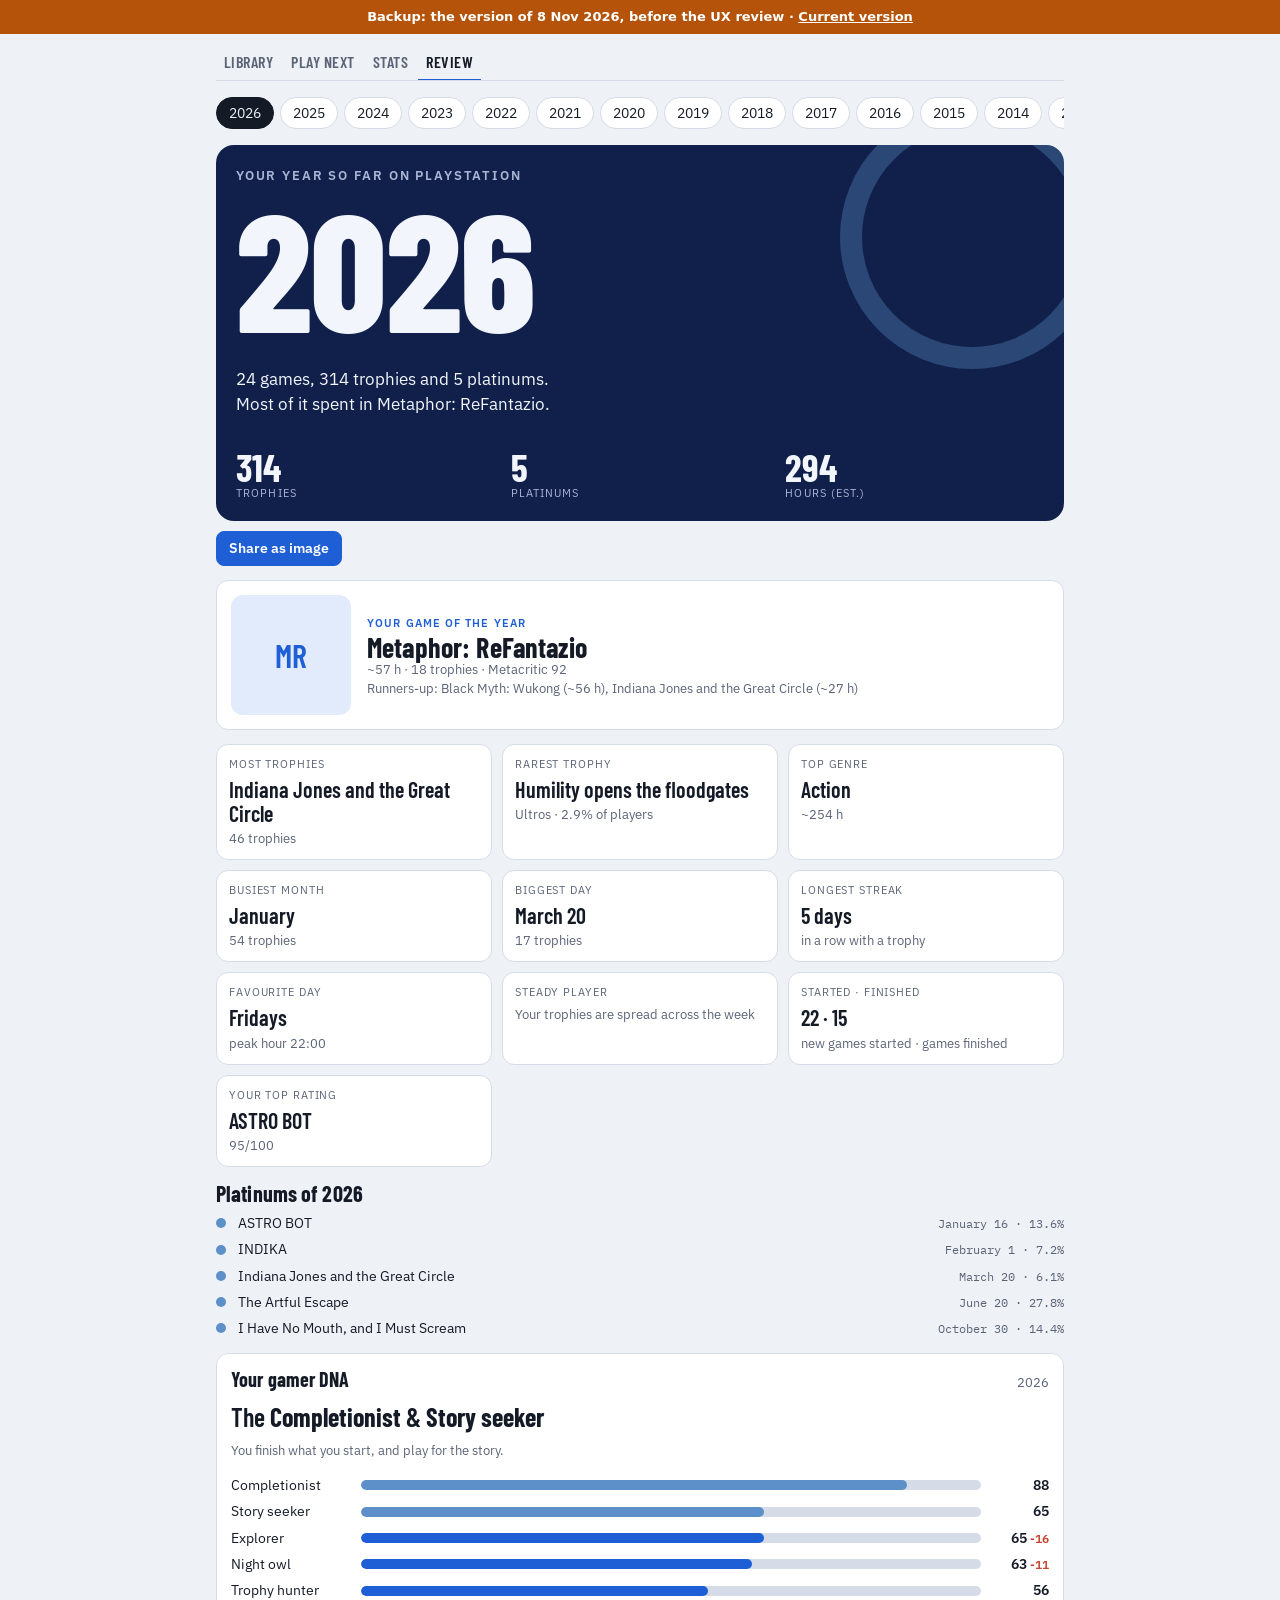
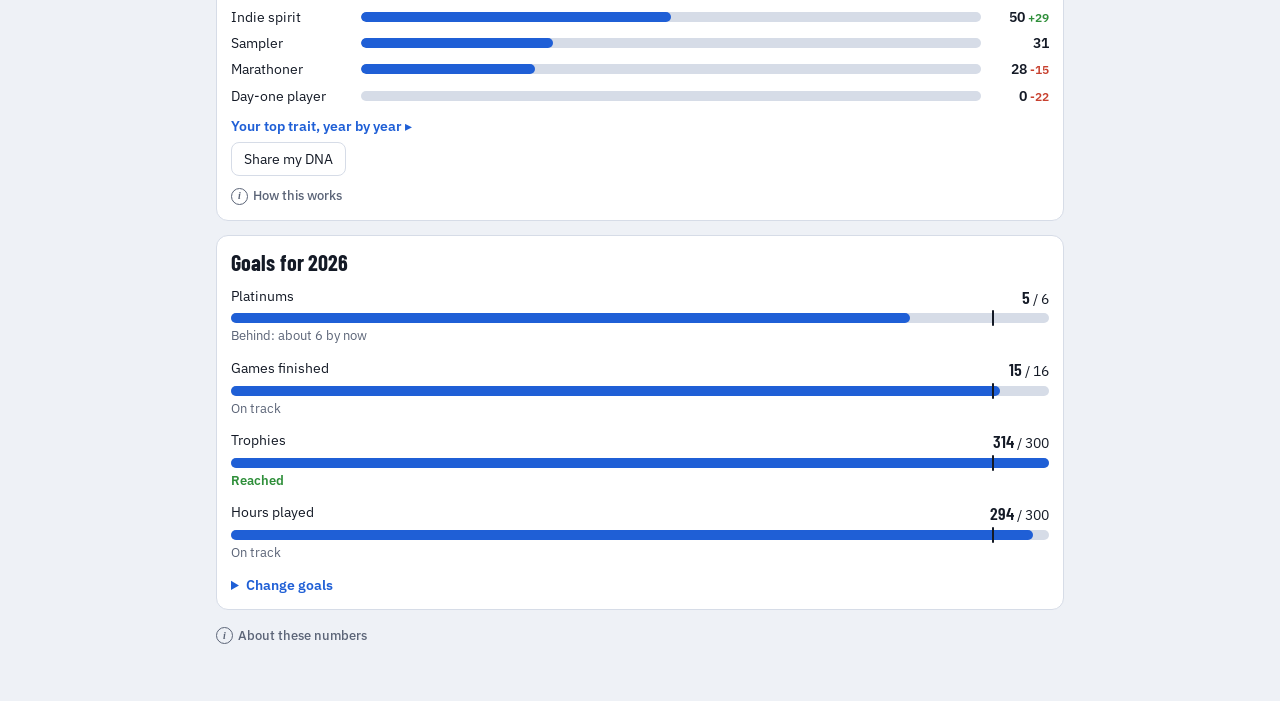
<file: docs/v1/review.html>
<!doctype html>
<html lang="en">
<meta charset="utf-8">
<base href="../">
<meta name="robots" content="noindex">
<script>/* backup copy: banner so it's never mistaken for the current version */
addEventListener("DOMContentLoaded", () => document.body.insertAdjacentHTML("afterbegin", '<div style="background:#b45309;color:#fff;font:600 13px/1.4 system-ui;padding:8px 16px;text-align:center">Backup: the version of 8 Nov 2026, before the UX review · <a href="index.html" style="color:#fff">Current version</a></div>'));</script>
<title>Game Shelf Year in Review</title>
<meta name="viewport" content="width=device-width, initial-scale=1, viewport-fit=cover">
<meta name="apple-mobile-web-app-capable" content="yes">
<meta name="apple-mobile-web-app-title" content="Game Shelf">
<link rel="preconnect" href="https://fonts.googleapis.com">
<link rel="preconnect" href="https://fonts.gstatic.com" crossorigin>
<link rel="stylesheet" href="https://fonts.googleapis.com/css2?family=Barlow+Condensed:wght@500;600;700;800&family=IBM+Plex+Sans:wght@400;500;600&family=IBM+Plex+Mono:wght@400;500&display=swap">
<link rel="stylesheet" href="v1/app.css">
<style>
/* Layout: tabs → year chips → poster hero (giant year + headline numbers) → game of the year → cards grid → platinums */
.years { display: flex; gap: 6px; overflow-x: auto; scrollbar-width: none; }
h3 { font-family: var(--display); }

/* The poster: the one bold moment on the page */
.hero { background: var(--hero); color: var(--hero-fg); border-radius: 18px; padding: 22px 20px 20px; display: grid; gap: 14px; overflow: hidden; position: relative; }
.hero::after { content: ""; position: absolute; right: -40px; top: -40px; width: 220px; height: 220px; border-radius: 50%;
  border: 22px solid color-mix(in srgb, var(--plat) 35%, transparent); pointer-events: none; }
.hero .kicker { font: 600 13px var(--body); text-transform: uppercase; letter-spacing: .14em; color: var(--hero-muted); }
.hero h1 { font-size: clamp(88px, 26vw, 168px); line-height: .82; font-weight: 800; letter-spacing: -.01em; }
.hero .line { font-size: 17px; max-width: 34ch; color: var(--hero-fg); position: relative; z-index: 1; }
.big4 { display: grid; grid-template-columns: repeat(3, 1fr); gap: 12px 16px; position: relative; z-index: 1; }
.big4 div { display: grid; min-width: 0; }
.big4 b { font: 700 38px/1 var(--display); }
.big4 span { font-size: 11px; text-transform: uppercase; letter-spacing: .1em; color: var(--hero-muted); }
.big4 em { font: 500 12px var(--mono); font-style: normal; }
.big4 em.up { color: #8fe39b; } .big4 em.down { color: #ffb0a4; }
@media (max-width: 480px) { .big4 { grid-template-columns: 1fr 1fr; } }

.goty { background: var(--surface); border: 1px solid var(--line); border-radius: var(--radius); padding: 14px; display: grid; grid-template-columns: 120px 1fr; gap: 16px; align-items: center; }
.goty .cover { width: 120px; height: 120px; border-radius: 12px; font-size: 32px; }
.goty h2 { font-size: 28px; line-height: 1; }
@media (max-width: 420px) { .goty { grid-template-columns: 84px 1fr; } .goty .cover { width: 84px; height: 84px; } }

.cards { display: grid; grid-template-columns: repeat(3, 1fr); gap: 10px; }
@media (max-width: 640px) { .cards { grid-template-columns: 1fr 1fr; } }
.card { background: var(--surface); border: 1px solid var(--line); border-radius: var(--radius); padding: 12px; display: grid; gap: 4px; align-content: start; min-width: 0; }
.card b { font: 600 22px/1.1 var(--display); overflow-wrap: anywhere; }
.card .lbl { font-size: 11px; text-transform: uppercase; letter-spacing: .08em; color: var(--muted); }
.card .sub { font-size: 12.5px; color: var(--muted); }

.plats h2 { font-size: 22px; }
.plats ol { list-style: none; margin: 8px 0 0; padding: 0; display: grid; gap: 6px; }
.plats li { display: grid; grid-template-columns: 12px 1fr auto; gap: 10px; align-items: baseline; font-size: 14px; }
.plats li::before { content: ""; width: 10px; height: 10px; border-radius: 50%; background: var(--plat); align-self: center; }
.plats .d { font: 12px var(--mono); color: var(--muted); }
#page { display: grid; gap: 14px; }
.goals { background: var(--surface); border: 1px solid var(--line); border-radius: var(--radius); padding: 14px; display: grid; gap: 12px; }
.goals h2 { font-size: 22px; }
.goal { display: grid; gap: 4px; }
.goal-head { display: flex; justify-content: space-between; font-size: 14px; }
.goal-head b { font: 600 18px var(--display); }
.gbar { position: relative; height: 10px; background: var(--line); border-radius: 5px; overflow: visible; }
.gbar i { display: block; height: 100%; background: var(--accent); border-radius: 5px; }
.gbar .pace { position: absolute; top: -3px; width: 2px; height: 16px; background: var(--fg); border-radius: 1px; }
.note.ok { color: var(--up); font-weight: 600; }
.goalform summary { cursor: pointer; color: var(--accent); font-weight: 600; font-size: 14px; }
.gf { display: grid; grid-template-columns: repeat(4, 1fr); gap: 8px; margin: 10px 0 8px; }
@media (max-width: 520px) { .gf { grid-template-columns: 1fr 1fr; } }
.gf label { display: grid; gap: 3px; font-size: 12px; color: var(--muted); }
.gf input { font: 600 18px var(--display); padding: 6px 8px; border: 1px solid var(--line); border-radius: 8px; background: var(--bg); color: var(--fg); width: 100%; min-width: 0; }
.gf-actions { display: flex; gap: 12px; align-items: center; margin-bottom: 6px; }
.gf-actions a { color: var(--accent); font-size: 14px; }
.gf-actions a.save { background: var(--accent); color: #fff; border-radius: 8px; padding: 6px 14px; text-decoration: none; font-weight: 600; }
.gf-actions a.save.off { background: var(--line); color: var(--muted); pointer-events: none; }
.dna-head { margin: 0; font: 600 26px/1.15 var(--display); }
.dna-bars { list-style: none; margin: 4px 0 0; padding: 0; display: grid; gap: 6px; }
.dna-bars li { display: grid; grid-template-columns: minmax(96px, 120px) 1fr 58px; gap: 10px; align-items: center; font-size: 14px; }
.dna-t { height: 10px; background: var(--line); border-radius: 5px; overflow: hidden; } .dna-t i { display: block; height: 100%; background: var(--accent); border-radius: 5px; }
.dna-bars li:nth-child(-n+2) .dna-t i { background: var(--plat); }
.dna-bars .num { text-align: right; font-weight: 600; } .dna-bars small.up { color: var(--up); } .dna-bars small.dn { color: var(--down); }
.dna-years { margin: 0; padding-left: 0; list-style: none; display: grid; grid-template-columns: repeat(auto-fill, minmax(150px, 1fr)); gap: 2px 12px; font-size: 13.5px; }
.dna-years .num { color: var(--muted); margin-right: 6px; }
.share-row { display: flex; gap: 10px; align-items: center; flex-wrap: wrap; margin-top: -4px; }
</style>

<div class="wrap">
  <nav class="tabs"><a href="v1/index.html">Library</a><a href="v1/play.html">Play next</a><a href="v1/stats.html">Stats</a><a href="v1/review.html" aria-current="page">Review</a></nav>
  <div class="years chips" id="years" role="group" aria-label="Choose a year"></div>
  <div id="page"></div>
  <details class="how"><summary>About these numbers</summary><p>Trophies and dates are exact. Hours are estimates: PSN only gives each game's total playtime (PS4/PS5 only), so it is spread across the years you played.</p></details>
</div>

<script>
const $ = id => document.getElementById(id);
const esc = s => String(s ?? "").replace(/[&<>"']/g, c => ({ "&": "&amp;", "<": "&lt;", ">": "&gt;", '"': "&quot;", "'": "&#39;" }[c]));
const initials = s => (s || "?").replace(/[^A-Za-z0-9 ]/g, "").split(/\s+/).filter(Boolean).slice(0, 2).map(w => w[0]).join("").toUpperCase();
const pic = (url, name) => url ? `<img src="${esc(url)}" alt="" loading="lazy" onerror="this.replaceWith(document.createTextNode('${initials(name)}'))">` : initials(name);
const fmt = n => Math.round(n).toLocaleString();
const sum = a => a.reduce((x, y) => x + y, 0);
const fmtDate = s => new Date(s).toLocaleDateString(undefined, { month: "long", day: "numeric" });
const MONTHS = ["January", "February", "March", "April", "May", "June", "July", "August", "September", "October", "November", "December"];
const DAYS = ["Mondays", "Tuesdays", "Wednesdays", "Thursdays", "Fridays", "Saturdays", "Sundays"];
let DATA, FLAGS = {}, RATINGS = {}, GOALS = {}, year;
const GOAL_KEYS = [["platinums", "Platinums"], ["finished", "Games finished"], ["trophies", "Trophies"], ["hours", "Hours played"]];

function repoUrl() {
  const h = location.hostname; if (!h.endsWith(".github.io")) return null;
  const owner = h.split(".")[0], repo = location.pathname.split("/").filter(Boolean)[0] || `${owner}.github.io`;
  return `https://github.com/${owner}/${repo}`;
}
function goalUrl(y, values, clear) {
  const repo = repoUrl(); if (!repo) return null;
  const lines = clear ? "clear: yes\n" : GOAL_KEYS.filter(([k]) => values[k] > 0).map(([k]) => `${k}: ${values[k]}\n`).join("");
  const body = `Tap "Create" (or "Submit new issue") to save this. The dashboard updates in about a minute.\n\ngoal: ${y}\n${lines}`;
  return `${repo}/issues/new?title=${encodeURIComponent(`Goal ${y}${clear ? ": clear" : ""}`)}&body=${encodeURIComponent(body)}`;
}

function goalsBlock(s) {
  const g = GOALS[year] || {}, has = GOAL_KEYS.some(([k]) => g[k]);
  const now = { platinums: s.plats, finished: s.finished.length, trophies: s.trophies, hours: Math.round(s.hours) };
  const today = new Date(), start = new Date(+year, 0, 1), end = new Date(+year + 1, 0, 1);
  const elapsed = year === THIS_YEAR ? (today - start) / (end - start) : 1;
  const bars = GOAL_KEYS.filter(([k]) => g[k]).map(([k, label]) => {
    const pct = Math.min(100, Math.round(100 * now[k] / g[k])), expected = Math.round(g[k] * elapsed);
    const state = now[k] >= g[k] ? "Reached" : year !== THIS_YEAR ? "Missed" : now[k] >= expected ? "On track" : `Behind: about ${expected} by now`;
    return `<div class="goal"><div class="goal-head"><span>${label}</span><span class="num"><b>${fmt(now[k])}</b> / ${fmt(g[k])}</span></div>
      <div class="gbar"><i style="width:${pct}%"></i>${year === THIS_YEAR ? `<span class="pace" style="left:${Math.round(elapsed * 100)}%" title="Where you'd be at an even pace"></span>` : ""}</div>
      <span class="note ${now[k] >= g[k] ? "ok" : ""}">${state}</span></div>`;
  }).join("");
  const repo = repoUrl();
  const form = `<details class="goalform"${has ? "" : " open"}><summary>${has ? "Change goals" : `Set goals for ${year}`}</summary>
    <div class="gf">${GOAL_KEYS.map(([k, label]) => `<label><span>${label}</span><input type="number" min="0" max="999999" inputmode="numeric" data-goal="${k}" value="${g[k] || ""}" placeholder="—"></label>`).join("")}</div>
    ${repo ? `<div class="gf-actions"><a class="save" id="goalSave" target="_blank" rel="noopener" href="#">Save goals</a>${has ? `<a href="${goalUrl(year, {}, true)}" target="_blank" rel="noopener">Clear goals</a>` : ""}</div>`
      : `<p class="note">Saving works on your GitHub Pages dashboard.</p>`}
    <p class="note">Leave a box empty to skip that goal.</p></details>`;
  return `<section class="goals"><h2>Goals for ${year}</h2>${bars || `<p class="note">No goals set for ${year} yet.</p>`}${form}</section>`;
}

function syncGoalLink() {
  const a = document.getElementById("goalSave"); if (!a) return;
  const values = {}; document.querySelectorAll("[data-goal]").forEach(i => values[i.dataset.goal] = Math.max(0, parseInt(i.value, 10) || 0));
  const any = Object.values(values).some(v => v > 0);
  a.href = any ? goalUrl(year, values) : "#"; a.classList.toggle("off", !any);
}
document.addEventListener("input", e => { if (e.target.matches("[data-goal]")) syncGoalLink(); });
const pick = (map, x) => map[x.name] || (x.aliases || []).map(n => map[n]).find(Boolean);

function statsFor(y) {
  const G = DATA.games, ins = DATA.insights || {};
  const trophies = g => sum(Object.entries(g.months || {}).filter(([m]) => m.startsWith(y)).flatMap(([, t]) => t));
  const plats = g => sum(Object.entries(g.months || {}).filter(([m]) => m.startsWith(y)).map(([, t]) => t[3]));
  const hours = g => (g.hours_by_year || {})[y] || 0;
  const played = G.filter(g => trophies(g) > 0 || hours(g) > 0);
  const started = G.filter(g => [g.first_played, g.first_trophy_at].filter(Boolean).sort()[0]?.startsWith(y));
  const finished = G.filter(g => { const f = pick(FLAGS, g);
    const beatenAt = f && f.flag === "beaten" ? (g.last_activity && g.last_activity < f.at ? g.last_activity : f.at) : null;
    const at = g.platinum_at || (g.status === "completed" ? g.last_trophy : null) || beatenAt;
    return at && String(new Date(at).getFullYear()) === y; });
  const months = Array(12).fill(0);
  for (const g of G) for (const [m, t] of Object.entries(g.months || {})) if (m.startsWith(y)) months[+m.slice(5) - 1] += sum(t);
  const genres = {};
  for (const g of played) for (const gn of g.genres || []) genres[gn] = (genres[gn] || 0) + hours(g);
  const days = Object.entries(ins.days || {}).filter(([d]) => d.startsWith(y)).sort();
  let streak = 0, run = 0, prev = null;
  for (const [d] of days) { const t = Date.parse(d + "T12:00:00Z"); run = prev && t - prev === 864e5 ? run + 1 : 1; streak = Math.max(streak, run); prev = t; }
  const wh = (ins.weekday_hour || {})[y];
  const byDay = wh ? Array.from({ length: 7 }, (_, d) => sum(wh.slice(d * 24, d * 24 + 24))) : null;
  const byHour = wh ? Array.from({ length: 24 }, (_, h) => sum(Array.from({ length: 7 }, (_, d) => wh[d * 24 + h]))) : null;
  const rare = G.flatMap(g => (g.rare || []).filter(r => r.at?.startsWith(y)).map(r => ({ ...r, game: g.name }))).sort((a, b) => a.r - b.r)[0];
  const rated = G.map(g => ({ g, r: pick(RATINGS, g) })).filter(o => o.r && played.includes(o.g)).sort((a, b) => b.r.score - a.r.score)[0];
  return {
    trophies: sum(played.map(trophies)), plats: sum(played.map(plats)), hours: sum(played.map(hours)),
    played, started: started.length, finished,
    byHours: [...played].sort((a, b) => hours(b) - hours(a)), byTrophies: [...played].sort((a, b) => trophies(b) - trophies(a)),
    hoursOf: hours, trophiesOf: trophies, months, genres, days, streak, byDay, byHour, rare, rated,
    platList: ((ins.milestones || []).filter(m => m.kind === "platinum" && m.at.startsWith(y))),
  };
}

const THIS_YEAR = String(new Date().getFullYear());
function delta(now, before) {
  if (!before || year === THIS_YEAR) return "";   // a year still in progress can't be compared fairly
  const p = Math.round(100 * (now - before) / before);
  return p === 0 ? `<em>same as last year</em>` : `<em class="${p > 0 ? "up" : "down"}">${p > 0 ? "+" : ""}${p}% vs ${+year - 1}</em>`;
}

function persona(s) {
  if (!s.byHour) return null;
  const total = sum(s.byHour), night = sum(s.byHour.slice(22)) + sum(s.byHour.slice(0, 5)), morning = sum(s.byHour.slice(5, 11));
  const weekend = s.byDay[5] + s.byDay[6];
  if (night / total > .35) return ["Night owl", `${Math.round(100 * night / total)}% of your trophies came after 22:00`];
  if (morning / total > .3) return ["Early bird", `${Math.round(100 * morning / total)}% of your trophies came before 11:00`];
  if (weekend / total > .45) return ["Weekend warrior", `${Math.round(100 * weekend / total)}% of your trophies came on weekends`];
  return ["Steady player", "Your trophies are spread across the week"];
}

function render() {
  document.querySelectorAll("#years .chip").forEach(b => b.setAttribute("aria-pressed", b.dataset.y === year));
  const s = statsFor(year), prev = statsFor(String(+year - 1));
  if (!s.played.length) { $("page").innerHTML = goalsBlock(s) + `<p class="empty">No playtime or trophies recorded in ${year} yet.</p>`; syncGoalLink(); return; }
  const goty = s.byHours.find(g => s.hoursOf(g) > 0) || s.byTrophies[0];
  const runner = s.byHours.filter(g => g !== goty && s.hoursOf(g) > 0).slice(0, 2);
  const topMonth = s.months.indexOf(Math.max(...s.months));
  const topGenre = Object.entries(s.genres).sort((a, b) => b[1] - a[1])[0];
  const busiest = s.days.reduce((a, b) => (b[1] > (a?.[1] || 0) ? b : a), null);
  const who = persona(s);
  const line = `${s.played.length} games, ${fmt(s.trophies)} trophies${s.plats ? ` and ${s.plats} platinum${s.plats > 1 ? "s" : ""}` : ""}. ${goty ? `Most of it spent in ${goty.name}.` : ""}`;
  const cards = [
    s.byTrophies[0] && ["Most trophies", s.byTrophies[0].name, `${s.trophiesOf(s.byTrophies[0])} trophies`],
    s.rare && ["Rarest trophy", s.rare.n, `${s.rare.game} · ${s.rare.r}% of players`],
    topGenre && topGenre[1] > 0 && ["Top genre", topGenre[0], `~${fmt(topGenre[1])} h`],
    s.months[topMonth] && ["Busiest month", MONTHS[topMonth], `${s.months[topMonth]} trophies`],
    busiest && ["Biggest day", fmtDate(busiest[0]), `${busiest[1]} trophies`],
    s.streak > 1 && ["Longest streak", `${s.streak} days`, "in a row with a trophy"],
    s.byDay && ["Favourite day", DAYS[s.byDay.indexOf(Math.max(...s.byDay))], `peak hour ${String(s.byHour.indexOf(Math.max(...s.byHour))).padStart(2, "0")}:00`],
    who && [who[0], "", who[1]],
    ["Started · finished", `${s.started} · ${s.finished.length}`, "new games started · games finished"],
    s.rated && ["Your top rating", s.rated.g.name, `${s.rated.r.score}/100`],
  ].filter(Boolean);
  SHARE = { year, s, goty, line, cards: cards.filter(c => c[1]).slice(0, 4) };
  $("page").innerHTML = `
    <section class="hero">
      <span class="kicker">${year === THIS_YEAR ? "Your year so far on PlayStation" : "Your year on PlayStation"}</span>
      <h1>${year}</h1>
      <p class="line">${esc(line)}</p>
      <div class="big4">
        <div><b class="num">${fmt(s.trophies)}</b><span>Trophies</span>${delta(s.trophies, prev.trophies)}</div>
        <div><b class="num">${s.plats}</b><span>Platinums</span>${delta(s.plats, prev.plats)}</div>
        <div><b class="num">${fmt(s.hours)}</b><span>Hours (est.)</span>${delta(s.hours, prev.hours)}</div>
      </div>
    </section>
    <div class="share-row"><button class="btn primary" id="shareBtn">Share as image</button><span class="note" id="shareNote"></span></div>
    ${goty ? `<section class="goty"><span class="cover">${pic(goty.image, goty.name)}</span>
      <div><span class="eyebrow">Your game of the year</span><h2>${esc(goty.name)}</h2>
      <p class="note">~${fmt(s.hoursOf(goty))} h · ${s.trophiesOf(goty)} trophies${goty.metacritic ? ` · Metacritic ${goty.metacritic}` : ""}</p>
      ${runner.length ? `<p class="note">Runners-up: ${runner.map(g => `${esc(g.name)} (~${fmt(s.hoursOf(g))} h)`).join(", ")}</p>` : ""}</div></section>` : ""}
    <section class="cards">${cards.map(([l, b, sub]) => `<div class="card"><span class="lbl">${l}</span>${b ? `<b>${esc(b)}</b>` : ""}<span class="sub">${esc(sub)}</span></div>`).join("")}</section>
    ${s.platList.length ? `<section class="plats"><h2>Platinums of ${year}</h2><ol>${s.platList.map(m => `<li><span>${esc(m.game)}</span><span class="d">${fmtDate(m.at)}${m.r != null ? ` · ${m.r}%` : ""}</span></li>`).join("")}</ol></section>` : ""}
    ${dnaBlock()}
    ${goalsBlock(s)}`;
}

/* ---------- Share as image: a 1080×1350 card drawn on a canvas, sent to the share sheet (or downloaded) ---------- */
let SHARE = null;
function wrap(ctx, text, maxW, maxLines) {
  const words = String(text).split(/\s+/), lines = []; let cur = "";
  for (const w of words) { const t = cur ? cur + " " + w : w; if (ctx.measureText(t).width > maxW && cur) { lines.push(cur); cur = w; } else cur = t; }
  if (cur) lines.push(cur);
  if (lines.length > maxLines) { lines.length = maxLines; let l = lines[maxLines - 1]; while (ctx.measureText(l + "…").width > maxW && l.length) l = l.slice(0, -1); lines[maxLines - 1] = l + "…"; }
  return lines;
}
function loadImg(url) {
  return new Promise(res => { if (!url) return res(null); const im = new Image(); im.crossOrigin = "anonymous";
    const t = setTimeout(() => res(null), 4000); im.onload = () => { clearTimeout(t); res(im); }; im.onerror = () => { clearTimeout(t); res(null); }; im.src = url; });
}
function drawCard(cover) {
  const { year, s, goty, line, cards } = SHARE, W = 1080, H = 1350, c = document.createElement("canvas"); c.width = W; c.height = H;
  const x = c.getContext("2d"), D = '"Barlow Condensed", "Arial Narrow", sans-serif', Bd = '"IBM Plex Sans", system-ui, sans-serif', P = 80;
  x.fillStyle = "#10204a"; x.fillRect(0, 0, W, H);
  x.strokeStyle = "rgba(93,143,201,.35)"; x.lineWidth = 70; x.beginPath(); x.arc(W - 40, 60, 260, 0, Math.PI * 2); x.stroke();
  x.fillStyle = "#a9b6d6"; x.font = `600 30px ${Bd}`; x.letterSpacing = "6px";
  x.fillText((year === THIS_YEAR ? "MY YEAR SO FAR ON PLAYSTATION" : "MY YEAR ON PLAYSTATION"), P, 120); x.letterSpacing = "0px";
  x.fillStyle = "#f2f5fb"; x.font = `800 300px ${D}`; x.fillText(year, P - 8, 400);
  x.font = `400 38px ${Bd}`; wrap(x, line, W - 2 * P, 3).forEach((l, i) => x.fillText(l, P, 480 + i * 52));
  const stats = [[fmt(s.trophies), "TROPHIES"], [String(s.plats), "PLATINUMS"], [fmt(s.hours), "HOURS (EST.)"]];
  stats.forEach(([v, l], i) => { const sx = P + i * 320; x.fillStyle = "#f2f5fb"; x.font = `700 120px ${D}`; x.fillText(v, sx, 720);
    x.fillStyle = "#a9b6d6"; x.font = `600 24px ${Bd}`; x.letterSpacing = "4px"; x.fillText(l, sx, 760); x.letterSpacing = "0px"; });
  if (goty) {
    const gy = 820, gh = 230; x.fillStyle = "rgba(255,255,255,.08)"; x.beginPath(); x.roundRect(P, gy, W - 2 * P, gh, 24); x.fill();
    let tx = P + 36;
    if (cover) { x.save(); x.beginPath(); x.roundRect(P + 30, gy + 30, 170, 170, 16); x.clip(); x.drawImage(cover, P + 30, gy + 30, 170, 170); x.restore(); tx = P + 230; }
    x.fillStyle = "#8fb8ea"; x.font = `600 24px ${Bd}`; x.letterSpacing = "4px"; x.fillText("GAME OF THE YEAR", tx, gy + 62); x.letterSpacing = "0px";
    x.fillStyle = "#f2f5fb"; x.font = `700 64px ${D}`; const nl = wrap(x, goty.name, W - P - tx - 30, 2); nl.forEach((l, i) => x.fillText(l, tx, gy + 128 + i * 62));
    x.fillStyle = "#a9b6d6"; x.font = `400 28px ${Bd}`; x.fillText(`~${fmt(s.hoursOf(goty))} h · ${s.trophiesOf(goty)} trophies`, tx, gy + (nl.length > 1 ? 210 : 172));
  }
  cards.forEach(([l, b, sub], i) => { const cx = P + (i % 2) * ((W - 2 * P) / 2 + 10), cy = 1105 + Math.floor(i / 2) * 92;
    x.fillStyle = "#a9b6d6"; x.font = `600 20px ${Bd}`; x.letterSpacing = "3px"; x.fillText(l.toUpperCase(), cx, cy); x.letterSpacing = "0px";
    x.fillStyle = "#f2f5fb"; x.font = `600 40px ${D}`; x.fillText(wrap(x, b, (W - 2 * P) / 2 - 30, 1)[0], cx, cy + 46); });
  x.fillStyle = "#a9b6d6"; x.font = `400 24px ${Bd}`; x.fillText(`${DATA.profile?.online_id || ""} · Game Shelf`, P, H - 36);
  return c;
}
async function shareImage() {
  if (!SHARE) return;
  const btn = $("shareBtn"), note = $("shareNote"); btn.disabled = true; note.textContent = "Preparing…";
  try { await Promise.all(['800 300px "Barlow Condensed"', '700 64px "Barlow Condensed"', '400 38px "IBM Plex Sans"', '600 30px "IBM Plex Sans"'].map(f => document.fonts.load(f))); } catch {}
  let canvas = drawCard(await loadImg(SHARE.goty?.image)), blob;
  try { blob = await new Promise(r => canvas.toBlob(r, "image/png")); } catch { blob = null; }
  if (!blob) { canvas = drawCard(null); blob = await new Promise(r => canvas.toBlob(r, "image/png")); }   // cover blocked by the image server
  const file = new File([blob], `game-shelf-${SHARE.year}.png`, { type: "image/png" });
  note.textContent = "";
  try {
    if (navigator.canShare?.({ files: [file] })) { await navigator.share({ files: [file], title: `My ${SHARE.year} on PlayStation` }); }
    else { const a = document.createElement("a"); a.href = URL.createObjectURL(blob); a.download = file.name; a.click(); setTimeout(() => URL.revokeObjectURL(a.href), 5000); note.textContent = "Image downloaded."; }
  } catch (e) { if (e.name !== "AbortError") note.textContent = "Couldn't share: " + e.message; }
  btn.disabled = false;
}
document.addEventListener("click", e => { if (e.target.id === "shareBtn") shareImage(); });

/* ---------- Gamer DNA: nine traits scored 0-100 from your data, for a year or all time ---------- */
let SESS = {};
const TRAITS = [["story", "Story seeker", "play for the story"], ["explorer", "Explorer", "love open worlds"], ["completionist", "Completionist", "finish what you start"],
  ["hunter", "Trophy hunter", "go for the rare trophies"], ["owl", "Night owl", "play late at night"], ["marathon", "Marathoner", "play long sessions"],
  ["dayone", "Day-one player", "play new releases early"], ["sampler", "Sampler", "try lots of games"], ["indie", "Indie spirit", "love indie games"]];
function dna(y) {
  const G = DATA.games, ins = DATA.insights || {}, all = y === "all", inY = d => d && (all || d.startsWith(y));
  const hrs = g => all ? (g.hours || 0) : (g.hours_by_year || {})[y] || 0;
  const tro = g => sum(Object.entries(g.months || {}).filter(([m]) => all || m.startsWith(y)).flatMap(([, t]) => t));
  const played = G.filter(g => hrs(g) > 0 || tro(g) > 0);
  if (played.length < 3) return null;
  const H = sum(played.map(hrs)) || 1, clamp = v => v == null || isNaN(v) ? null : Math.round(Math.max(0, Math.min(100, v)));
  const tagShare = slugs => sum(played.filter(g => (g.tags || []).some(t => slugs.includes(t[0]))).map(hrs)) / H;
  const finished = played.filter(g => { const f = pick(FLAGS, g); const at = g.platinum_at || (g.status === "completed" ? g.last_trophy : null) || (f?.flag === "beaten" ? f.at : null); return at && (all || inY(at)); });
  const started = G.filter(g => inY([g.first_played, g.first_trophy_at].filter(Boolean).sort()[0]));
  const dayOne = started.filter(g => g.released && ([g.first_played, g.first_trophy_at].filter(Boolean).sort()[0] || "") <= new Date(Date.parse(g.released) + 31 * 864e5).toISOString());
  const wh = (ins.weekday_hour || {})[all ? "all" : y], night = wh ? sum(wh.filter((v, i) => i % 24 >= 22 || i % 24 < 4)) / Math.max(1, sum(wh)) : null;
  const rar = ((ins.rarity || {})[all ? "all" : y] || {}).score;
  return {
    story: clamp(tagShare(["story-rich", "narrative", "choices-matter", "great-soundtrack"]) * 120),
    explorer: clamp(tagShare(["open-world", "exploration"]) * 130),
    completionist: clamp(100 * finished.length / played.length * 1.4),
    hunter: rar == null ? null : clamp(rar * 2),
    owl: night == null ? null : clamp(night * 200),
    marathon: SESS[all ? "all" : y] ? clamp(SESS[all ? "all" : y].long_share * 2.5) : null,
    dayone: started.length >= 3 ? clamp(100 * dayOne.length / started.length * 2.5) : null,
    sampler: clamp(100 * played.filter(g => (g.hours || 0) > 0 && g.hours < 3 && g.status !== "completed").length / played.length * 1.5),
    indie: clamp(sum(played.filter(g => (g.genres || []).includes("Indie")).map(hrs)) / H * 200),
  };
}
const topTraits = d => TRAITS.filter(([k]) => d[k] != null).sort((a, b) => d[b[0]] - d[a[0]]);
function dnaBlock() {
  const d = dna(year), A = dna("all"); if (!d) return "";
  const top = topTraits(d), years = [...new Set(DATA.games.flatMap(g => Object.keys(g.hours_by_year || {})))].sort();
  const timeline = years.map(y => { const t = dna(y); return t ? [y, topTraits(t)[0]?.[1]] : null; }).filter(Boolean);
  DNA_SHARE = { year, d, top };
  return `<section class="panel dna"><div class="panel-head"><h2>Your gamer DNA</h2><span class="note">${year}</span></div>
    <p class="dna-head">The <b>${top[0][1]}</b> &amp; <b>${top[1][1]}</b></p>
    <p class="note">You ${top[0][2]}, and ${top[1][2]}.</p>
    <ul class="dna-bars">${top.map(([k, l]) => { const dv = A && A[k] != null && year !== "all" ? d[k] - A[k] : 0;
      return `<li><span>${l}</span><span class="dna-t"><i style="width:${d[k]}%"></i></span><span class="num">${d[k]}${Math.abs(dv) >= 5 ? ` <small class="${dv > 0 ? "up" : "dn"}">${dv > 0 ? "+" : ""}${dv}</small>` : ""}</span></li>`; }).join("")}</ul>
    ${timeline.length > 1 ? `<details class="fold"><summary>Your top trait, year by year</summary><ol class="dna-years">${timeline.map(([y, l]) => `<li><span class="num">${y}</span> ${l}</li>`).join("")}</ol></details>` : ""}
    <div class="share-row"><button class="btn" id="dnaShare">Share my DNA</button><span class="note" id="dnaNote"></span></div>
    <details class="how"><summary>How this works</summary><p>Each trait is a score from 0 to 100 for ${year}: Story seeker and Explorer are the share of your hours in games RAWG tags story-rich or open-world/exploration; Completionist the share of games played that you finished (platinum, 100% or Beaten); Trophy hunter your rarity score; Night owl the share of trophies earned 22:00–04:00; Marathoner sessions over 2 h; Day-one player games started within a month of release; Sampler games tried for under 3 h; Indie spirit hours in indie games. Scores are scaled so a strong habit reaches the top; small coloured numbers compare with your all-time profile.</p></details></section>`;
}
let DNA_SHARE = null;
function drawDNA() {
  const { year: y, d, top } = DNA_SHARE, W = 1080, H = 1350, c = document.createElement("canvas"); c.width = W; c.height = H;
  const x = c.getContext("2d"), D = '"Barlow Condensed", "Arial Narrow", sans-serif', Bd = '"IBM Plex Sans", system-ui, sans-serif', P = 80;
  x.fillStyle = "#10204a"; x.fillRect(0, 0, W, H);
  x.strokeStyle = "rgba(93,143,201,.35)"; x.lineWidth = 70; x.beginPath(); x.arc(W - 40, 60, 260, 0, Math.PI * 2); x.stroke();
  x.fillStyle = "#a9b6d6"; x.font = `600 30px ${Bd}`; x.letterSpacing = "6px"; x.fillText(`MY GAMER DNA · ${y === "all" ? "ALL TIME" : y}`, P, 130); x.letterSpacing = "0px";
  x.fillStyle = "#f2f5fb"; x.font = `800 110px ${D}`;
  const hl = wrap(x, `The ${top[0][1]}`, W - 2 * P, 2); hl.forEach((l, i) => x.fillText(l, P, 260 + i * 110));
  x.fillStyle = "#8fb8ea"; x.font = `700 64px ${D}`; x.fillText(`& ${top[1][1]}`, P, 260 + (hl.length - 1) * 110 + 85);
  top.slice(0, 7).forEach(([k, l], i) => { const yy = 520 + i * 105;
    x.fillStyle = "#f2f5fb"; x.font = `500 34px ${Bd}`; x.fillText(l, P, yy);
    x.fillStyle = "rgba(255,255,255,.12)"; x.beginPath(); x.roundRect(P, yy + 18, W - 2 * P - 120, 22, 11); x.fill();
    x.fillStyle = i < 2 ? "#8fb8ea" : "#5d8fc9"; x.beginPath(); x.roundRect(P, yy + 18, Math.max(22, (W - 2 * P - 120) * d[k] / 100), 22, 11); x.fill();
    x.fillStyle = "#f2f5fb"; x.font = `700 44px ${D}`; x.textAlign = "right"; x.fillText(String(d[k]), W - P, yy + 40); x.textAlign = "left"; });
  x.fillStyle = "#a9b6d6"; x.font = `400 24px ${Bd}`; x.fillText(`${DATA.profile?.online_id || ""} · Game Shelf`, P, H - 40);
  return c;
}
async function shareCanvas(canvas, name, title, note) {
  const blob = await new Promise(r => canvas.toBlob(r, "image/png")), file = new File([blob], name, { type: "image/png" });
  try {
    if (navigator.canShare?.({ files: [file] })) await navigator.share({ files: [file], title });
    else { const a = document.createElement("a"); a.href = URL.createObjectURL(blob); a.download = name; a.click(); setTimeout(() => URL.revokeObjectURL(a.href), 5000); note.textContent = "Image downloaded."; }
  } catch (e) { if (e.name !== "AbortError") note.textContent = "Couldn't share: " + e.message; }
}
document.addEventListener("click", async e => {
  if (e.target.id !== "dnaShare" || !DNA_SHARE) return;
  e.target.disabled = true;
  try { await Promise.all(['800 110px "Barlow Condensed"', '700 64px "Barlow Condensed"', '500 34px "IBM Plex Sans"'].map(f => document.fonts.load(f))); } catch {}
  await shareCanvas(drawDNA(), `gamer-dna-${DNA_SHARE.year}.png`, `My gamer DNA ${DNA_SHARE.year}`, $("dnaNote"));
  e.target.disabled = false;
});

const _render = render;
render = function () { _render(); syncGoalLink(); };
document.addEventListener("click", e => { const b = e.target.closest("#years .chip"); if (b) { year = b.dataset.y; try { localStorage.setItem("shelf-review", year); } catch {} render(); } });

async function start() {
  try { DATA = await (await fetch("data.json", { cache: "no-store" })).json(); } catch { $("page").innerHTML = `<p class="empty">No game data yet.</p>`; return; }
  for (const [file, set] of [["flags.json", v => FLAGS = v], ["ratings.json", v => RATINGS = v], ["goals.json", v => GOALS = v], ["sessions.json", v => SESS = v]])
    try { const r = await fetch(file, { cache: "no-store" }); if (r.ok) set(await r.json()); } catch {}
  const ys = [...new Set(DATA.games.flatMap(g => [...Object.keys(g.months || {}).map(m => m.slice(0, 4)), ...Object.keys(g.hours_by_year || {})]))].sort().reverse();
  if (!ys.includes(THIS_YEAR)) ys.unshift(THIS_YEAR);
  let saved = null; try { saved = localStorage.getItem("shelf-review"); } catch {}
  year = ys.includes(saved) ? saved : ys[0];
  $("years").innerHTML = ys.map(v => `<button class="chip" data-y="${v}" aria-pressed="false">${v}</button>`).join("");
  if (year) render(); else $("page").innerHTML = `<p class="empty">Appears after your first refresh.</p>`;
}
start();
</script>
<script src="v1/pending.js"></script>
</file>
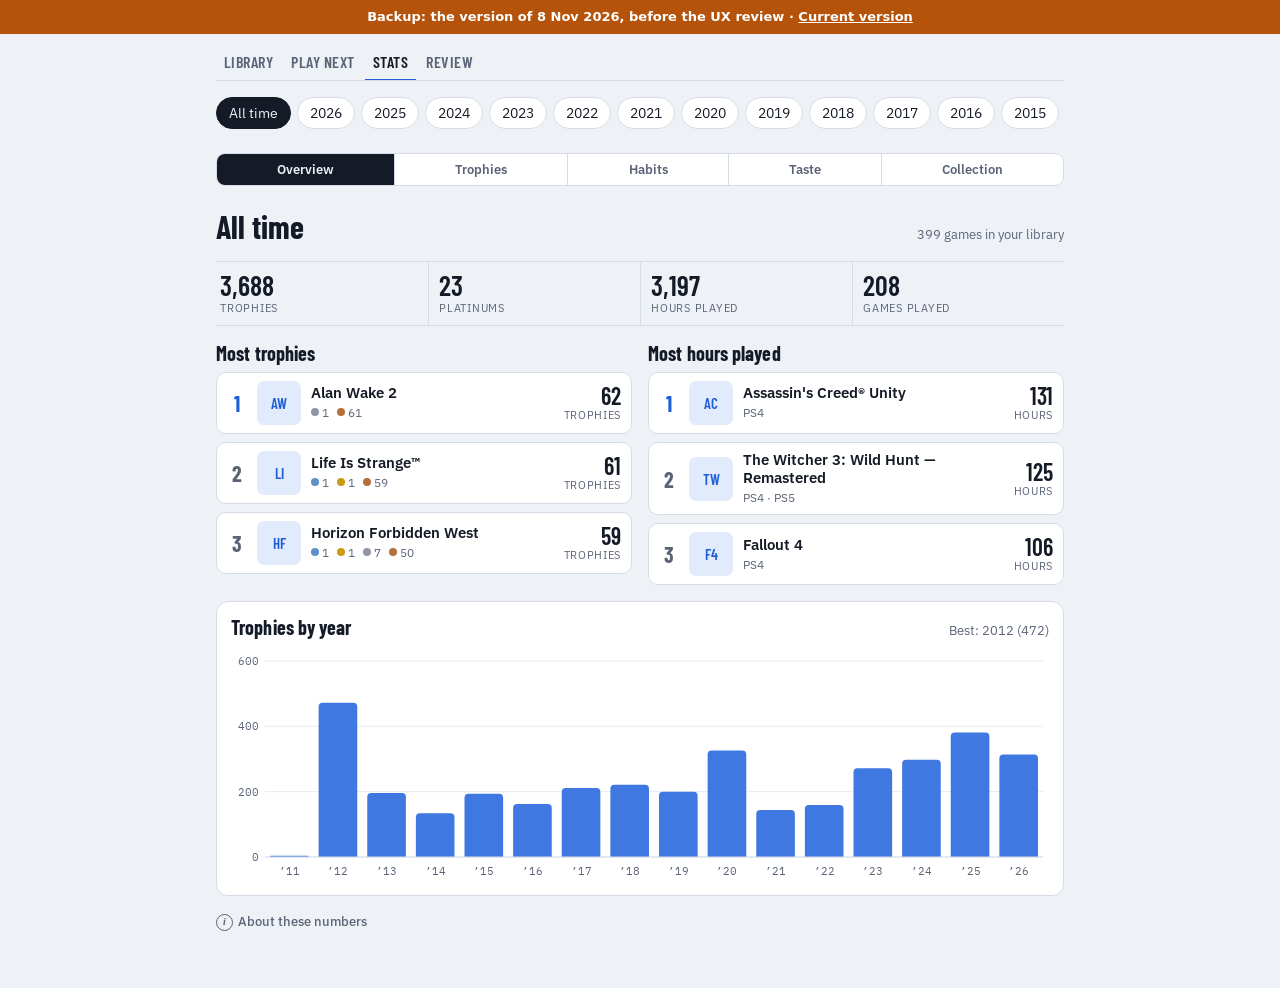
<file: docs/v1/stats.html>
<!doctype html>
<html lang="en">
<meta charset="utf-8">
<base href="../">
<meta name="robots" content="noindex">
<script>/* backup copy: banner so it's never mistaken for the current version */
addEventListener("DOMContentLoaded", () => document.body.insertAdjacentHTML("afterbegin", '<div style="background:#b45309;color:#fff;font:600 13px/1.4 system-ui;padding:8px 16px;text-align:center">Backup: the version of 8 Nov 2026, before the UX review · <a href="index.html" style="color:#fff">Current version</a></div>'));</script>
<title>Game Shelf Stats</title>
<meta name="viewport" content="width=device-width, initial-scale=1, viewport-fit=cover">
<meta name="apple-mobile-web-app-capable" content="yes">
<meta name="apple-mobile-web-app-title" content="Game Shelf">
<link rel="preconnect" href="https://fonts.googleapis.com">
<link rel="preconnect" href="https://fonts.gstatic.com" crossorigin>
<link rel="stylesheet" href="https://fonts.googleapis.com/css2?family=Barlow+Condensed:wght@500;600;700&family=IBM+Plex+Sans:wght@400;500;600&family=IBM+Plex+Mono:wght@400;500&display=swap">
<link rel="stylesheet" href="v1/app.css">
<style>
/* Layout: tabs → year chips → sticky part switcher → one part at a time (Overview, Trophies, Habits, Taste, Collection) */
.notice { background: var(--accent-soft); border: 1px solid var(--accent); border-radius: 8px; padding: 8px 12px; font-size: 13.5px; margin: 0; }


.tops { display: grid; grid-template-columns: 1fr 1fr; gap: 16px; }
.head { display: flex; align-items: baseline; justify-content: space-between; gap: 4px 12px; flex-wrap: wrap; }
@media (max-width: 640px) { .tops { grid-template-columns: 1fr; } }
.top { display: grid; gap: 8px; align-content: start; min-width: 0; }
.top ol { list-style: none; margin: 0; padding: 0; display: grid; gap: 8px; }
.cover { width: 44px; height: 44px; border-radius: 7px; font-size: 15px; }
.dot { margin-right: 3px; vertical-align: 1px; }
.tbl th:not(:first-child) { text-align: right; }
.tbl tr:last-child td { border-bottom: 0; }
.top li { background: var(--surface); border: 1px solid var(--line); border-radius: 10px; padding: 8px 10px; display: grid; grid-template-columns: 20px 44px 1fr auto; gap: 10px; align-items: center; }
.top li.rare { grid-template-columns: 20px 44px 1fr auto; }
.top li.rare .cover img { border-radius: 7px; }
.rank { font: 700 22px var(--display); color: var(--muted); text-align: center; }
.top li:first-child .rank { color: var(--accent); }
.tname { min-width: 0; display: grid; gap: 2px; }
.tname b { font-weight: 600; line-height: 1.2; overflow-wrap: anywhere; }
.tname small { color: var(--muted); font-size: 12px; display: flex; gap: 0 8px; flex-wrap: wrap; }
.tval { font: 600 24px var(--display); text-align: right; line-height: 1; }
.tval small { display: block; font: 11px var(--body); color: var(--muted); text-transform: uppercase; letter-spacing: .06em; }

.chart { position: relative; }
.chart svg { display: block; width: 100%; height: auto; overflow: visible; }
.chart text { fill: var(--muted); font: 11px var(--mono); }
.chart .gridline { stroke: var(--grid); stroke-width: 1; }
.chart .baseline { stroke: var(--line); stroke-width: 1; }
.chart .bar { fill: var(--bar); pointer-events: none; }
.chart .hit { fill: transparent; cursor: pointer; }
.chart .hit:hover + .bar, .chart .hit:focus + .bar, .chart .bar.on { fill: var(--accent); }
.tip { position: absolute; pointer-events: none; background: var(--fg); color: var(--bg); border-radius: 6px; padding: 5px 8px; font-size: 12.5px; white-space: nowrap; transform: translate(-50%, calc(-100% - 8px)); z-index: 3; }

.genres { display: grid; gap: 6px; margin: 0; padding: 0; list-style: none; }
.genres li { display: grid; grid-template-columns: minmax(84px, 130px) 1fr 64px; gap: 10px; align-items: center; font-size: 13.5px; }
.genres .track { height: 14px; }
.genres .fill { height: 100%; background: var(--bar); border-radius: 0 4px 4px 0; min-width: 2px; }
.genres .v { font: 12.5px var(--mono); text-align: right; color: var(--fg); }
.genres .gl { overflow: hidden; text-overflow: ellipsis; white-space: nowrap; }
.two { display: grid; grid-template-columns: 1fr 1fr; gap: 12px; } @media (max-width: 560px) { .two { grid-template-columns: 1fr; } }
.two > div { min-width: 0; }
.facts4 { display: grid; grid-template-columns: repeat(4, 1fr); gap: 10px; }
@media (max-width: 560px) { .facts4 { grid-template-columns: 1fr 1fr; } }
.facts4 div { display: grid; min-width: 0; }
.facts4 b { font: 600 24px/1.1 var(--display); }
.facts4 span { font-size: 11px; text-transform: uppercase; letter-spacing: .07em; color: var(--muted); }
.big { margin: 0; font-size: 16px; line-height: 1.3; } .big b { font: 600 32px/1 var(--display); }
.callout { margin: 0; background: var(--accent-soft); border-radius: 8px; padding: 8px 12px; font-size: 14px; }
.hm { display: grid; grid-template-columns: 30px repeat(24, 1fr); gap: 2px; align-items: center; }
.hm-l { font: 11px var(--mono); color: var(--muted); }
.hm-x { font: 10px var(--mono); color: var(--muted); }
.hm-c { aspect-ratio: 1; border-radius: 2px; background: var(--grid); display: block; min-width: 0; }
.hm-c.l1 { background: color-mix(in srgb, var(--bar) 25%, var(--surface)); }
.hm-c.l2 { background: color-mix(in srgb, var(--bar) 50%, var(--surface)); }
.hm-c.l3 { background: color-mix(in srgb, var(--bar) 75%, var(--surface)); }
.hm-c.l4 { background: var(--bar); }
.hm-key { display: flex; gap: 3px; align-items: center; font-size: 11px; color: var(--muted); justify-content: flex-end; }
.hm-key .hm-c { width: 12px; }
.ms { list-style: none; margin: 0; padding: 0; display: grid; gap: 0; border-left: 2px solid var(--line); }
.ms li { display: grid; grid-template-columns: 96px 1fr auto; gap: 10px; padding: 6px 0 6px 12px; position: relative; font-size: 14px; align-items: baseline; }
.ms li::before { content: ""; position: absolute; left: -6px; top: 12px; width: 10px; height: 10px; border-radius: 50%; background: var(--surface); border: 2px solid var(--muted); }
.ms li.ms-platinum::before { background: var(--plat); border-color: var(--plat); }
.ms li.ms-first::before, .ms li.ms-count::before { border-color: var(--accent); }
.ms-when { font: 12px var(--mono); color: var(--muted); }
.ms-what { min-width: 0; overflow-wrap: anywhere; }
.ms-r { font: 12px var(--mono); color: var(--muted); }
@media (max-width: 420px) { .ms li { grid-template-columns: 1fr auto; } .ms-when { grid-column: 1 / -1; } }
.chart .band { fill: color-mix(in srgb, var(--aligned) 18%, transparent); }
.chart .diag { stroke: var(--aligned); stroke-dasharray: 5 4; stroke-width: 1.5; }
.chart .rp { stroke: var(--surface); stroke-width: 1.5; cursor: pointer; }
.chart .rp.up { fill: var(--you); } .chart .rp.dn { fill: var(--crit); } .chart .rp.al { fill: var(--aligned); }
.chart .rp:hover, .chart .rp:focus { stroke: var(--fg); stroke-width: 2; }
.chart .gap { stroke-width: 2; } .chart .gap.up { stroke: var(--you); } .chart .gap.dn { stroke: var(--crit); }
.chart text.plabel { fill: var(--fg); font: 600 11px var(--body); }
.chart text.axis-t { fill: var(--muted); font: 11px var(--body); }
.agree { display: grid; gap: 6px; }
.seg-bar { display: flex; height: 10px; border-radius: 5px; overflow: hidden; gap: 2px; }
.seg-bar i.up, .k.up { background: var(--you); } .seg-bar i.al, .k.al { background: var(--aligned); } .seg-bar i.dn, .k.dn { background: var(--crit); }
.legend { display: flex; flex-wrap: wrap; gap: 4px 14px; font-size: 12.5px; color: var(--fg); }
.legend span { display: inline-flex; gap: 5px; align-items: center; }
.k { width: 10px; height: 10px; border-radius: 50%; display: inline-block; }
.three { display: grid; grid-template-columns: repeat(3, 1fr); gap: 12px; } @media (max-width: 640px) { .three { grid-template-columns: 1fr; } }
.three > div { min-width: 0; }
.chart .ref { stroke: var(--line); stroke-dasharray: 4 4; }
.chart .qlabel { fill: var(--muted); font: italic 11px var(--body); }
.chart .pt { fill: var(--bar); fill-opacity: .75; stroke: var(--surface); stroke-width: 1.5; cursor: pointer; }
.chart .pt:hover, .chart .pt:focus { fill: var(--accent); fill-opacity: 1; }
.tbl tr.sel td { background: var(--accent-soft); font-weight: 600; }
.tbl .up { color: var(--muted); } .tbl .down { color: var(--accent); font-weight: 600; }
.genres.wide li { grid-template-columns: minmax(70px, 110px) 1fr 104px; }
.big b.word { font: 600 18px var(--body); }
.calwrap { overflow-x: auto; padding-bottom: 4px; }
.calm { display: grid; gap: 2px; font: 10px var(--mono); color: var(--muted); height: 14px; }
.calm span { white-space: nowrap; }
.cal { display: flex; gap: 2px; }
.cw { display: grid; grid-template-rows: repeat(7, 11px); gap: 2px; }
.cd { width: 11px; height: 11px; border-radius: 2px; background: var(--grid); display: inline-block; }
.cd.out { background: transparent; }
.cd.l1 { background: color-mix(in srgb, var(--bar) 30%, var(--surface)); } .cd.l2 { background: color-mix(in srgb, var(--bar) 55%, var(--surface)); }
.cd.l3 { background: color-mix(in srgb, var(--bar) 80%, var(--surface)); } .cd.l4 { background: var(--bar); }
.cd.plat { outline: 2px solid var(--plat); outline-offset: -1px; box-shadow: 0 0 0 1px var(--surface); }
.calkey { display: flex; justify-content: space-between; flex-wrap: wrap; gap: 6px; font-size: 12px; color: var(--muted); margin-top: 6px; }
.calkey .keys { display: inline-flex; gap: 3px; align-items: center; }
.taste { display: grid; gap: 8px; }
@media (max-width: 560px) { .taste { grid-template-columns: 1fr; } }
.radar { width: 100%; max-width: 380px; height: auto; overflow: visible; justify-self: center; }
.radar .ring { fill: none; stroke: var(--grid); }
.radar .spoke { stroke: var(--grid); }
.radar .shape { fill: color-mix(in srgb, var(--bar) 30%, transparent); stroke: var(--bar); stroke-width: 2; }
.radar .rdot { fill: var(--bar); stroke: var(--surface); stroke-width: 1.5; }
.radar .rlabel { fill: var(--fg); font: 600 14px var(--body); }
.hof { list-style: none; margin: 0 -14px; padding: 0 14px 4px; display: grid; grid-auto-flow: column; grid-auto-columns: 112px; gap: 10px; overflow-x: auto; scroll-snap-type: x mandatory; scroll-padding-inline: 14px; scrollbar-width: thin; }
.hof li { display: grid; gap: 4px; min-width: 0; align-content: start; scroll-snap-align: start; }
.hcover { position: relative; aspect-ratio: 1; max-width: 100%; border-radius: 10px; overflow: hidden; background: var(--accent-soft); display: grid; place-items: center; font: 600 18px var(--display); color: var(--accent); }
.hcover img { width: 100%; height: 100%; object-fit: cover; }
.hrank { position: absolute; top: 4px; left: 4px; background: var(--fg); color: var(--bg); font: 700 13px var(--display); border-radius: 4px; padding: 0 6px; }
.hscore { position: absolute; bottom: 4px; right: 4px; background: var(--accent); color: #fff; font: 700 15px var(--display); border-radius: 5px; padding: 1px 6px; }
.hname { font-size: 12px; line-height: 1.25; overflow-wrap: anywhere; display: -webkit-box; -webkit-line-clamp: 2; -webkit-box-orient: vertical; overflow: hidden; }
.chart .line { fill: none; stroke: var(--bar); stroke-width: 2; }
.chart .proj { fill: none; stroke: var(--bar); stroke-width: 2; stroke-dasharray: 5 4; opacity: .7; }
.chart .end, .chart .hov { fill: var(--accent); stroke: var(--surface); stroke-width: 2; }
.chart .cross { stroke: var(--muted); stroke-dasharray: 3 3; }
.chart .hitarea { fill: transparent; }
.chart .yearband { fill: var(--accent-soft); }
.chart .tm-group { fill: var(--grid); }
.chart .tm-tile { fill: var(--bar); cursor: pointer; }
.chart .tm-tile.more { fill: var(--muted); }
.chart .tm-tile:hover { fill: var(--accent); fill-opacity: 1 !important; }
.chart text.tm-glabel { fill: var(--fg); font: 600 11px var(--body); }
.chart text.tm-label { fill: #fff; font: 600 11px var(--body); pointer-events: none; }
.chart text.tm-sub { fill: #fff; font: 10px var(--mono); opacity: .85; pointer-events: none; }
.series { list-style: none; margin: 0; padding: 0; display: grid; gap: 10px; }
.series li { display: grid; gap: 3px; border-bottom: 1px solid var(--grid); padding-bottom: 8px; }
.sr-head { display: flex; justify-content: space-between; gap: 8px; align-items: baseline; flex-wrap: wrap; }
.sr-bar { display: flex; gap: 8px; align-items: center; }
.sr-bar .bar { flex: 0 1 200px; height: 6px; background: var(--grid); border-radius: 3px; overflow: hidden; }
.sr-bar .bar i { display: block; height: 100%; background: var(--bar); }
.panel ul { margin: 0; padding-left: 18px; display: grid; gap: 4px; font-size: 14px; }
details.fold > summary { cursor: pointer; list-style: none; color: var(--accent); font-weight: 600; font-size: 14px; }
details.fold > summary::-webkit-details-marker { display: none; }
details.fold > summary::after { content: " ▸"; } details.fold[open] > summary::after { content: " ▾"; }
details.fold[open] > summary { margin-bottom: 8px; }
.subnav .seg { overflow-x: auto; scrollbar-width: none; }
.subnav .seg button { font-size: 13px; flex: 1 0 auto; padding-inline: 8px; }
.sh { display: grid; gap: 2px; }
.sh-bars { display: grid; grid-template-columns: repeat(24, 1fr); gap: 2px; align-items: end; height: 70px; }
.sh-b { background: var(--bar); border-radius: 2px 2px 0 0; display: block; min-height: 2px; }
.sh-x { display: flex; justify-content: space-between; font: 10px var(--mono); color: var(--muted); }
</style>

<div class="wrap">
  <nav class="tabs"><a href="v1/index.html">Library</a><a href="v1/play.html">Play next</a><a href="v1/stats.html" aria-current="page">Stats</a><a href="v1/review.html">Review</a></nav>
  <p class="notice" id="notice" hidden></p>

  <div class="chips" id="years" role="group" aria-label="Choose a year"></div>
  <nav class="subnav" aria-label="Stats sections"><div class="seg" role="group">
    <button data-show="overview">Overview</button><button data-show="trophies">Trophies</button><button data-show="habits">Habits</button><button data-show="taste">Taste</button><button data-show="collection">Collection</button>
  </div></nav>

  <div class="part-body" data-part="overview">
    <header class="head"><h1 id="title">All time</h1><p class="note" id="subtitle"></p></header>
    <section class="figures" id="figures"></section>
    <section class="tops">
      <div class="top"><h2>Most trophies</h2><ol id="topTrophies"></ol></div>
      <div class="top"><h2>Most hours played</h2><ol id="topHours"></ol></div>
    </section>
    <section class="panel">
      <div class="panel-head"><h2 id="tlTitle">Trophies by year</h2><span class="note" id="tlNote"></span></div>
      <div class="chart" id="timeline"></div>
    </section>
    <div id="footnote"></div>
  </div>

  <div class="part-body" data-part="trophies" hidden>
    <section class="top"><h2>Rarest trophies</h2><ol id="rareList"></ol></section>
    <section class="panel"><div class="panel-head"><h2>Trophy calendar</h2><span class="note">Each square is a day</span></div><div id="calendar"></div></section>
    <section class="panel"><div class="panel-head"><h2>Milestones</h2></div><div id="milestones"></div></section>
    <section class="panel"><div class="panel-head"><h2>Trophy level</h2><span class="note" id="lvlNote"></span></div><div class="chart" id="levelChart"></div><div id="lvlProj"></div></section>
    <section class="panel"><div class="panel-head"><h2>Rarity profile</h2></div><div id="rarityProf"></div></section>
  </div>

  <div class="part-body" data-part="habits" hidden>
    <section class="panel"><div class="panel-head"><h2>When you play</h2></div><div id="when"></div></section>
    <section class="panel"><div class="panel-head"><h2>Your play sessions</h2><span class="note">Rebuilt from trophy times</span></div><div id="sessions"></div></section>
    <section class="panel"><div class="panel-head"><h2>Your pace</h2><span class="note">vs HowLongToBeat</span></div><div id="pace"></div></section>
    <section class="panel"><div class="panel-head"><h2>Finish rate</h2></div><div id="finishRate"></div></section>
    <section class="panel"><div class="panel-head"><h2>New releases or catching up?</h2></div><div id="releaseLag"></div></section>
  </div>

  <div class="part-body" data-part="taste" hidden>
    <section class="panel"><div class="panel-head"><h2>Hall of fame</h2><span class="note">Your top 10 · swipe</span></div><div id="hof"></div></section>
    <section class="panel"><div class="panel-head"><h2>You vs the critics</h2><span class="note">Your rating against Metacritic</span></div><div class="chart" id="ratingsChart"></div><div id="ratingsCmp"></div></section>
    <section class="panel"><div class="panel-head"><h2>Rating patterns</h2><span class="note">All time</span></div><div id="patterns"></div></section>
    <section class="panel"><div class="panel-head"><h2>Taste map</h2><span class="note">All time</span></div><div id="tasteMap"></div></section>
    <section class="panel"><div class="panel-head"><h2>Hours vs Metacritic</h2><span class="note">Hidden gems and skipped hits</span></div>
      <div class="chart" id="scatter"></div><div class="two" id="criticLists"></div></section>
  </div>

  <div class="part-body" data-part="collection" hidden>
    <section class="panel"><div class="panel-head"><h2>Where your hours went</h2><span class="note">Grouped by main genre</span></div><div class="chart" id="treemap"></div></section>
    <section class="panel">
      <div class="panel-head"><h2>Genres</h2>
        <div class="seg" role="group" aria-label="Measure genres by"><button id="gHours" aria-pressed="true">Hours</button><button id="gGames" aria-pressed="false">Games</button></div>
      </div>
      <ul class="genres" id="genres"></ul>
      <details class="how"><summary>How this works</summary><p>A game with several genres counts toward each of them. Genres come from RAWG.</p></details>
    </section>
    <section class="panel"><div class="panel-head"><h2>Backlog</h2><span class="note">Right now, and year by year</span></div><div id="backlog"></div></section>
    <section class="panel"><div class="panel-head"><h2>Series</h2><span class="note">From Wikidata</span></div><div id="seriesList"></div></section>
    <section class="panel"><div class="panel-head"><h2>Favourite studios</h2><div class="seg" role="group" aria-label="Show"><button id="sDev" aria-pressed="true">Developers</button><button id="sPub" aria-pressed="false">Publishers</button></div></div><div id="studios"></div></section>
  </div>
</div>

<script src="v1/app.js"></script>
<script>
const $ = id => document.getElementById(id);
const TIERS = ["platinum", "gold", "silver", "bronze"];            // display order
const IDX = { bronze: 0, silver: 1, gold: 2, platinum: 3 };        // order in data
const MONTHS = ["Jan", "Feb", "Mar", "Apr", "May", "Jun", "Jul", "Aug", "Sep", "Oct", "Nov", "Dec"];
let DATA, state = { year: "all", genre: "hours" };
try { Object.assign(state, JSON.parse(localStorage.getItem("shelf-stats") || "{}")); } catch {}

const esc = s => String(s ?? "").replace(/[&<>"']/g, c => ({ "&": "&amp;", "<": "&lt;", ">": "&gt;", '"': "&quot;", "'": "&#39;" }[c]));
const initials = s => (s || "?").replace(/[^A-Za-z0-9 ]/g, "").split(/\s+/).filter(Boolean).slice(0, 2).map(w => w[0]).join("").toUpperCase();
const pic = (url, name) => url ? `<img src="${esc(url)}" alt="" loading="lazy" onerror="this.replaceWith(document.createTextNode('${initials(name)}'))">` : initials(name);
const fmt = n => Math.round(n).toLocaleString();
const sum = a => a.reduce((x, y) => x + y, 0);

/* ---------- per-game numbers for the selected period ---------- */
function trophiesIn(g, year) {               // -> [b, s, g, p]
  const out = [0, 0, 0, 0];
  const months = g.months || {};
  if (year === "all" && !Object.keys(months).length && g.earned) return [g.earned.bronze, g.earned.silver, g.earned.gold, g.earned.platinum];
  for (const [m, t] of Object.entries(months)) if (year === "all" || m.startsWith(year)) t.forEach((v, i) => out[i] += v);
  return out;
}
const hoursIn = (g, year) => year === "all" ? (g.hours || 0) : ((g.hours_by_year || {})[year] || 0);

function period(year) {
  return DATA.games.map(g => ({ g, t: trophiesIn(g, year), h: hoursIn(g, year) }))
    .map(r => ({ ...r, tt: sum(r.t) }))
    .filter(r => r.tt > 0 || r.h > 0);
}

function availableYears() {
  const ys = new Set();
  for (const g of DATA.games) {
    Object.keys(g.months || {}).forEach(m => ys.add(m.slice(0, 4)));
    Object.keys(g.hours_by_year || {}).forEach(y => ys.add(y));
  }
  return [...ys].sort().reverse();
}

/* ---------- render ---------- */
function render() {
  const y = state.year, rows = period(y);
  document.querySelectorAll("#years .chip").forEach(b => b.setAttribute("aria-pressed", b.dataset.y === y));
  $("title").textContent = y === "all" ? "All time" : y;
  const hasMonths = DATA.games.some(g => g.months && Object.keys(g.months).length);
  $("subtitle").textContent = y === "all" ? `${DATA.games.length} games in your library` :
    `${rows.length} games with playtime or trophies in ${y}`;

  const T = [0, 0, 0, 0]; rows.forEach(r => r.t.forEach((v, i) => T[i] += v));
  const hours = sum(rows.map(r => r.h));
  const est = y === "all" ? "" : " (est.)";
  $("figures").innerHTML = [[fmt(sum(T)), "Trophies"], [fmt(T[3]), "Platinums"], [fmt(hours), "Hours played" + est], [rows.length, "Games played"]]
    .map(([v, l]) => `<div class="fig"><b class="num">${v}</b><span>${l}</span></div>`).join("");

  topList("topTrophies", rows.filter(r => r.tt > 0).sort((a, b) => b.tt - a.tt || b.t[3] - a.t[3]).slice(0, 3),
    r => [fmt(r.tt), "trophies"], r => TIERS.filter(t => r.t[IDX[t]]).map(t => `<span><span class="dot d-${t}"></span>${r.t[IDX[t]]}</span>`).join(""),
    hasMonths || y === "all" ? "No trophies earned in this period." : "Trophy dates appear after the next refresh.");
  topList("topHours", rows.filter(r => r.h > 0).sort((a, b) => b.h - a.h).slice(0, 3),
    r => [fmt(r.h), y === "all" ? "hours" : "hours (est.)"], r => `<span>${r.g.platforms.join(" · ")}</span>`,
    "No PS4 or PS5 playtime in this period.");

  $("footnote").innerHTML = how("Trophy counts are exact, from the date each trophy was earned. Hours per year are estimates: PSN only reports each game's total playtime, so it is spread across the years between first and last played, weighted by when you earned trophies. PS3 and Vita games have no playtime.", "About these numbers");
  rarest(y);
  extras(y);
  timeline(y, hasMonths);
  genres(rows);
}

function topList(id, rows, val, sub, emptyMsg) {
  $(id).innerHTML = rows.length ? rows.map((r, i) => {
    const [v, unit] = val(r);
    return `<li><span class="rank">${i + 1}</span><span class="cover">${pic(r.g.image, r.g.name)}</span>
      <span class="tname"><b>${esc(r.g.name)}</b><small>${sub(r)}</small></span>
      <span class="tval num">${v}<small>${unit}</small></span></li>`;
  }).join("") : `<p class="empty">${emptyMsg}</p>`;
}

/* Trophies over time: months of the selected year, or every year for "all time". */
function timeline(y, hasMonths) {
  const el = $("timeline");
  if (!hasMonths) { $("tlTitle").textContent = "Trophies over time"; $("tlNote").textContent = "";
    el.innerHTML = `<p class="empty">Trophy dates appear after the next refresh. The first one takes longer while your full trophy history loads.</p>`; return; }
  let points;
  if (y === "all") {
    const ys = availableYears().filter(v => DATA.games.some(g => Object.keys(g.months || {}).some(m => m.startsWith(v)))).sort();
    const lo = +ys[0], hi = +ys[ys.length - 1];
    points = [];
    for (let v = lo; v <= hi; v++) points.push({ key: String(v), label: String(v) });
    $("tlTitle").textContent = "Trophies by year";
  } else {
    points = MONTHS.map((m, i) => ({ key: `${y}-${String(i + 1).padStart(2, "0")}`, label: m }));
    $("tlTitle").textContent = `Trophies by month, ${y}`;
  }
  for (const p of points) {
    p.t = [0, 0, 0, 0];
    for (const g of DATA.games) for (const [m, t] of Object.entries(g.months || {})) if (m.startsWith(p.key)) t.forEach((v, i) => p.t[i] += v);
    p.v = sum(p.t);
  }
  const best = points.reduce((a, b) => b.v > a.v ? b : a, points[0]);
  $("tlNote").textContent = best.v ? `Best: ${best.label} (${fmt(best.v)})` : "";

  // geometry
  const W = Math.max(300, Math.round(el.clientWidth || 640)), H = W < 500 ? 200 : 230, L = 34, R = 6, TOP = 10, B = 24, iw = W - L - R, ih = H - TOP - B;
  const max = Math.max(1, ...points.map(p => p.v));
  const step = niceStep(max / 4), top = Math.ceil(max / step) * step;
  const ticks = []; for (let v = 0; v <= top; v += step) ticks.push(v);
  const n = points.length, slot = iw / n, gap = Math.max(2, Math.min(slot * 0.25, 10)), bw = slot - gap;
  const yv = v => TOP + ih - (v / top) * ih;
  const everyLabel = Math.max(1, Math.ceil(n / Math.floor(iw / 30)));
  let s = `<svg viewBox="0 0 ${W} ${H}" role="img" aria-label="${esc($("tlTitle").textContent)}">`;
  for (const t of ticks) s += `<line class="gridline" x1="${L}" x2="${W - R}" y1="${yv(t)}" y2="${yv(t)}"/><text x="${L - 6}" y="${yv(t) + 4}" text-anchor="end">${fmt(t)}</text>`;
  points.forEach((p, i) => {
    const x = L + i * slot + gap / 2, h = (p.v / top) * ih, y0 = TOP + ih;
    const r = Math.min(4, bw / 2, h);
    const path = h > 0 ? `M${x},${y0} V${y0 - h + r} Q${x},${y0 - h} ${x + r},${y0 - h} H${x + bw - r} Q${x + bw},${y0 - h} ${x + bw},${y0 - h + r} V${y0} Z` : "";
    s += `<rect class="hit" x="${L + i * slot}" y="${TOP}" width="${slot}" height="${ih}" tabindex="0" data-i="${i}"/>`;
    s += `<path class="bar" d="${path}"/>`;
    if (i % everyLabel === 0) s += `<text x="${x + bw / 2}" y="${H - 6}" text-anchor="middle">${n > 12 && y === "all" ? "’" + p.label.slice(2) : p.label}</text>`;
  });
  s += `<line class="baseline" x1="${L}" x2="${W - R}" y1="${TOP + ih}" y2="${TOP + ih}"/></svg><div class="tip" hidden></div>`;
  el.innerHTML = s;

  const tip = el.querySelector(".tip"), svg = el.querySelector("svg");
  const show = e => {
    const hit = e.target.closest(".hit"); if (!hit) return;
    const p = points[+hit.dataset.i], box = svg.getBoundingClientRect(), sc = box.width / W;
    const tiers = TIERS.filter(t => p.t[IDX[t]]).map(t => `${p.t[IDX[t]]} ${t}`).join(", ");
    tip.innerHTML = `<b>${esc(p.key.length === 4 ? p.key : p.label + " " + y)}</b> · ${fmt(p.v)} trophies${tiers ? "<br>" + tiers : ""}`;
    const cx = (L + (+hit.dataset.i + 0.5) * slot) * sc;
    tip.style.left = Math.min(Math.max(cx, 70), box.width - 70) + "px";
    tip.style.top = (yv(p.v) * sc) + "px";
    tip.hidden = false;
  };
  svg.addEventListener("pointerover", show); svg.addEventListener("focusin", show); svg.addEventListener("click", show);
  svg.addEventListener("pointerleave", () => tip.hidden = true); svg.addEventListener("focusout", () => tip.hidden = true);
}
/* Your rarest earned trophies in the period: lowest % of players who have them. */
function rarest(y) {
  const all = DATA.games.flatMap(g => (g.rare || []).map(r => ({ ...r, game: g.name })))
    .filter(r => r.at && (y === "all" || r.at.startsWith(y)))
    .sort((a, b) => a.r - b.r).slice(0, 5);
  $("rareList").innerHTML = all.length ? all.map((r, i) => `<li class="rare"><span class="rank">${i + 1}</span>
      <span class="cover">${r.i ? `<img src="${esc(r.i)}" alt="" loading="lazy" onerror="this.remove()">` : ""}</span>
      <span class="tname"><b><span class="dot d-${r.t}"></span>${esc(r.n)}</b><small>${esc(r.game)} · ${new Date(r.at).toLocaleDateString(undefined, { year: "numeric", month: "short", day: "numeric" })}</small></span>
      <span class="tval num">${r.r}%<small>of players</small></span></li>`).join("")
    : `<p class="empty">${DATA.games.some(g => g.rare && g.rare.length) ? "No trophies earned in this period." : "Trophy rarity appears after the next refresh."}</p>`;
}


const beatTime = x => x.hltb?.extra || x.hltb?.main || null;   // HowLongToBeat Main + Extras (Main Story if missing)
/* ---------- extra data: flags, ratings ---------- */
let FLAGS = {}, RATINGS = {};
const flagOf = x => FLAGS[x.name] || (x.aliases || []).map(n => FLAGS[n]).find(Boolean);
const ratingOf = x => RATINGS[x.name] || (x.aliases || []).map(n => RATINGS[n]).find(Boolean);
const DAYS = ["Mon", "Tue", "Wed", "Thu", "Fri", "Sat", "Sun"];
const DAYS_LONG = ["Monday", "Tuesday", "Wednesday", "Thursday", "Friday", "Saturday", "Sunday"];
const fmtDate = s => s ? new Date(s).toLocaleDateString(undefined, { year: "numeric", month: "short", day: "numeric" }) : "—";
const yearOf = s => s ? String(new Date(s).getFullYear()) : null;
const median = a => { const b = [...a].sort((x, y) => x - y); return b.length ? (b.length % 2 ? b[(b.length - 1) / 2] : (b[b.length / 2 - 1] + b[b.length / 2]) / 2) : null; };

// Started = first playtime or first trophy. Finished = platinum, 100%, or your Beaten flag.
function startedAt(x) { return [x.first_played, x.first_trophy_at].filter(Boolean).sort()[0] || null; }
function finishedAt(x) {
  if (x.platinum_at) return x.platinum_at;
  if (x.status === "completed") return x.last_trophy;
  const f = flagOf(x);
  return f && f.flag === "beaten" ? (x.last_activity && x.last_activity < f.at ? x.last_activity : f.at) : null;
}

/* ---------- 7. When you play ---------- */
function whenYouPlay(y) {
  const ins = DATA.insights || {};
  const wh = (ins.weekday_hour || {})[y === "all" ? "all" : y];
  if (!wh) { $("when").innerHTML = `<p class="empty">${ins.days ? "No trophies earned in this period." : "Appears after the next refresh."}</p>`; return; }
  const max = Math.max(...wh), total = sum(wh);
  const byDay = DAYS.map((_, d) => sum(wh.slice(d * 24, d * 24 + 24)));
  const byHour = Array.from({ length: 24 }, (_, h) => sum(DAYS.map((_, d) => wh[d * 24 + h])));
  const days = Object.entries(ins.days || {}).filter(([d]) => y === "all" || d.startsWith(y)).sort();
  // longest run of consecutive days with at least one trophy
  let best = { n: 0 }, run = 0, prev = null, runStart = null;
  for (const [d] of days) {
    const t = Date.parse(d + "T12:00:00Z");
    run = prev && t - prev === 864e5 ? run + 1 : 1; if (run === 1) runStart = d;
    if (run > best.n) best = { n: run, from: runStart, to: d };
    prev = t;
  }
  const busiest = days.reduce((a, b) => (b[1] > (a?.[1] || 0) ? b : a), null);
  const peak = byHour.indexOf(Math.max(...byHour));
  const night = sum(byHour.slice(22)) + sum(byHour.slice(0, 5)), weekend = byDay[5] + byDay[6];
  const facts = [
    [DAYS_LONG[byDay.indexOf(Math.max(...byDay))], "Favourite day"],
    [`${String(peak).padStart(2, "0")}:00`, "Peak hour"],
    [`${best.n} day${best.n === 1 ? "" : "s"}`, "Longest streak"],
    [busiest ? `${busiest[1]}` : "—", busiest ? `Most in a day · ${fmtDate(busiest[0])}` : "Most in a day"],
  ];
  const level = v => v === 0 ? 0 : Math.min(4, Math.ceil((v / max) * 4));
  const cells = DAYS.map((dn, d) => `<span class="hm-l">${dn}</span>` + Array.from({ length: 24 }, (_, h) => {
    const v = wh[d * 24 + h];
    return `<span class="hm-c l${level(v)}" title="${DAYS_LONG[d]} ${String(h).padStart(2, "0")}:00 · ${v} troph${v === 1 ? "y" : "ies"}"></span>`;
  }).join("")).join("");
  const axis = `<span></span>` + Array.from({ length: 24 }, (_, h) => `<span class="hm-x">${h % 6 === 0 ? String(h).padStart(2, "0") : ""}</span>`).join("");
  $("when").innerHTML = `<div class="facts4">${facts.map(([v, l]) => `<div><b>${v}</b><span>${l}</span></div>`).join("")}</div>
    <div class="hm" role="img" aria-label="Trophies by weekday and hour">${cells}${axis}</div>
    <div class="hm-key"><span>Fewer</span>${[0, 1, 2, 3, 4].map(l => `<span class="hm-c l${l}"></span>`).join("")}<span>More</span></div>
    <p class="note">${Math.round(100 * night / total)}% of your trophies came between 22:00 and 05:00, ${Math.round(100 * weekend / total)}% at the weekend.${best.n > 1 ? ` Longest streak: ${fmtDate(best.from)} to ${fmtDate(best.to)}.` : ""}</p>
    ${how("Swiss time, based on when trophies were earned, so sessions without a trophy don't count.")}`;
}

/* ---------- 9. Milestones ---------- */
function milestones(y) {
  const ms = ((DATA.insights || {}).milestones || []).filter(m => y === "all" || m.at.startsWith(y));
  if (!ms.length) { $("milestones").innerHTML = `<p class="empty">${DATA.insights ? "No milestones in this period." : "Appears after the next refresh."}</p>`; return; }
  const plats = ((DATA.insights || {}).milestones || []).filter(m => m.kind === "platinum" && (y === "all" || m.at.startsWith(y)) && m.r != null);
  const rarestPlat = plats.sort((a, b) => a.r - b.r)[0];
  const label = m => m.kind === "first" ? "First trophy" : m.kind === "count" ? `Trophy #${m.n.toLocaleString()}` : "Platinum";
  const list = [...ms].reverse(), shown = msAll ? list : list.slice(0, 6);
  $("milestones").innerHTML = (rarestPlat ? `<p class="callout">Rarest platinum: <b>${esc(rarestPlat.game)}</b>, which ${rarestPlat.r}% of players have.</p>` : "") +
    `<ol class="ms">${shown.map(m => `<li class="ms-${m.kind}"><span class="ms-when">${fmtDate(m.at)}</span>
      <span class="ms-what"><b>${label(m)}</b> ${m.kind === "platinum" ? esc(m.game) : `${esc(m.trophy)} <span class="note">· ${esc(m.game)}</span>`}</span>
      <span class="ms-r">${m.r != null ? m.r + "%" : ""}</span></li>`).join("")}</ol>` +
    (list.length > 6 ? `<button class="more" id="msMore">${msAll ? "Show fewer" : `Show all ${list.length}`}</button>` : "");
}
let msAll = false;

/* ---------- 8 + 11. Critics vs you ---------- */
function critics(y) {
  const pts = DATA.games.filter(x => x.metacritic != null && hoursIn(x, y) >= 0.5).map(x => ({ x, mc: x.metacritic, h: hoursIn(x, y) }));
  const el = $("scatter");
  if (pts.length < 3) { el.innerHTML = `<p class="empty">Not enough played games with a Metacritic score in this period.</p>`; $("criticLists").innerHTML = ""; }
  else {
    const W = Math.max(300, Math.round(el.clientWidth || 640)), H = W < 500 ? 240 : 280, L = 38, R = 10, T = 10, B = 30;
    const iw = W - L - R, ih = H - T - B;
    const x0 = Math.min(40, Math.floor(Math.min(...pts.map(p => p.mc)) / 10) * 10), x1 = 100;
    const hMax = Math.max(...pts.map(p => p.h)), yTicks = [1, 3, 10, 30, 100, 300].filter(v => v <= hMax * 1.2);
    const ly = v => Math.log10(Math.max(v, 0.5)), y0 = ly(0.5), y1 = ly(Math.max(hMax, 10) * 1.1);
    const sx = v => L + ((v - x0) / (x1 - x0)) * iw, sy = v => T + ih - ((ly(v) - y0) / (y1 - y0)) * ih;
    let s = `<svg viewBox="0 0 ${W} ${H}" role="img" aria-label="Metacritic score against hours played">`;
    for (const t of yTicks) s += `<line class="gridline" x1="${L}" x2="${W - R}" y1="${sy(t)}" y2="${sy(t)}"/><text x="${L - 6}" y="${sy(t) + 4}" text-anchor="end">${t}h</text>`;
    for (let v = x0; v <= x1; v += 10) s += `<text x="${sx(v)}" y="${H - 10}" text-anchor="middle">${v}</text>`;
    s += `<line class="ref" x1="${sx(75)}" x2="${sx(75)}" y1="${T}" y2="${T + ih}"/><line class="ref" x1="${L}" x2="${W - R}" y1="${sy(20)}" y2="${sy(20)}"/>`;
    s += `<text class="qlabel" x="${L + 6}" y="${T + 12}">Hidden gems</text><text class="qlabel" x="${W - R - 6}" y="${T + ih - 6}" text-anchor="end">Acclaimed, little played</text>`;
    s += pts.map((p, i) => `<circle class="pt" data-i="${i}" cx="${sx(p.mc).toFixed(1)}" cy="${sy(p.h).toFixed(1)}" r="4.5" tabindex="0"/>`).join("");
    s += `<line class="baseline" x1="${L}" x2="${W - R}" y1="${T + ih}" y2="${T + ih}"/></svg><div class="tip" hidden></div>`;
    el.innerHTML = s;
    const tip = el.querySelector(".tip"), svg = el.querySelector("svg");
    const show = e => { const c = e.target.closest(".pt"); if (!c) return; const p = pts[+c.dataset.i], box = svg.getBoundingClientRect(), k = box.width / W, r = ratingOf(p.x);
      tip.innerHTML = `<b>${esc(p.x.name)}</b><br>Metacritic ${p.mc} · ${fmt(p.h)} h${y === "all" ? "" : " (est.)"}${r ? ` · you ${r.score}` : ""}`;
      tip.style.left = Math.min(Math.max(sx(p.mc) * k, 90), box.width - 90) + "px"; tip.style.top = (sy(p.h) * k) + "px"; tip.hidden = false; };
    svg.addEventListener("pointerover", show); svg.addEventListener("focusin", show); svg.addEventListener("click", show);
    svg.addEventListener("pointerleave", () => tip.hidden = true); svg.addEventListener("focusout", () => tip.hidden = true);
    const gems = pts.filter(p => p.mc < 75 && p.h >= 20).sort((a, b) => b.h - a.h).slice(0, 3);
    const skipped = DATA.games.filter(x => x.metacritic >= 88 && y === "all" && x.hours > 0 && x.hours < 3 && x.status !== "completed").sort((a, b) => b.metacritic - a.metacritic).slice(0, 3);
    const li = (x, extra) => `<li><b>${esc(x.name)}</b> <span class="note">${extra}</span></li>`;   // two short lists under the chart
    $("criticLists").innerHTML = `<div><h3>Hidden gems</h3>${gems.length ? `<ul>${gems.map(p => li(p.x, `Metacritic ${p.mc} · ${fmt(p.h)} h`)).join("")}</ul>` : `<p class="note">None in this period.</p>`}</div>` +
      (y === "all" ? `<div><h3>Acclaimed, barely played</h3>${skipped.length ? `<ul>${skipped.map(x => li(x, `Metacritic ${x.metacritic} · ${fmt(x.hours || 0)} h`)).join("")}</ul>` : `<p class="note">None: well done.</p>`}</div>` : "");
  }
  ratingsVsCritics(y);
}

/* ---------- Your ratings vs Metacritic: gaps and alignments ---------- */
const ALIGN = 5;   // within 5 points = aligned
function ratingsVsCritics(y) {
  const rated = DATA.games.map(x => ({ x, r: ratingOf(x) })).filter(o => o.r && o.x.metacritic != null && (y === "all" || yearOf(finishedAt(o.x) || o.r.at) === y))
    .map(o => ({ ...o, me: o.r.score, mc: o.x.metacritic, d: o.r.score - o.x.metacritic }));
  const box = $("ratingsCmp");
  if (rated.length < 3) { box.innerHTML = `<p class="note">${rated.length ? "Rate a few more games" : "Rate games from the Library (open a game, slide to a score, tap Save)"} to compare your taste with the critics here.</p>`; return; }
  const kind = o => Math.abs(o.d) <= ALIGN ? "al" : o.d > 0 ? "up" : "dn";
  const n = { al: 0, up: 0, dn: 0 }; rated.forEach(o => n[kind(o)]++);
  const avg = sum(rated.map(o => o.d)) / rated.length;
  // correlation: do you rank games the same way as critics, even if your scale differs?
  const mx = sum(rated.map(o => o.mc)) / rated.length, my = sum(rated.map(o => o.me)) / rated.length;
  const cov = sum(rated.map(o => (o.mc - mx) * (o.me - my))), vx = sum(rated.map(o => (o.mc - mx) ** 2)), vy = sum(rated.map(o => (o.me - my) ** 2));
  const corr = vx && vy ? cov / Math.sqrt(vx * vy) : 0;
  const corrTxt = corr > .7 ? "you mostly rank games the same way as critics" : corr > .4 ? "you broadly agree with critics on which games are better" : corr > .1 ? "your taste only loosely follows the critics" : "your taste is independent of the critics";

  // chart: Metacritic (x) against your score (y), diagonal = same score
  const el = $("ratingsChart");
  const W = Math.max(300, Math.round(el.clientWidth || 640)), H = Math.min(W, 420), L = 38, R = 12, T = 24, B = 32, iw = W - L - R, ih = H - T - B;
  const lo = Math.max(0, Math.floor((Math.min(...rated.map(o => Math.min(o.me, o.mc))) - 5) / 10) * 10), hi = 100;
  const sx = v => L + ((v - lo) / (hi - lo)) * iw, sy = v => T + ih - ((v - lo) / (hi - lo)) * ih;
  let svg = `<svg viewBox="0 0 ${W} ${H}" role="img" aria-label="Your rating against Metacritic">`;
  for (let v = lo; v <= hi; v += 10) svg += `<line class="gridline" x1="${L}" x2="${W - R}" y1="${sy(v)}" y2="${sy(v)}"/><text x="${L - 6}" y="${sy(v) + 4}" text-anchor="end">${v}</text><text x="${sx(v)}" y="${H - 14}" text-anchor="middle">${v}</text>`;
  svg += `<text class="axis-t" x="${W - R}" y="${H - 1}" text-anchor="end">Metacritic →</text><text class="axis-t" x="${L - 6}" y="${T - 10}" text-anchor="end">You</text>`;
  // aligned band (±5) and the diagonal
  svg += `<polygon class="band" points="${sx(lo)},${sy(lo + ALIGN)} ${sx(hi - ALIGN)},${sy(hi)} ${sx(hi)},${sy(hi)} ${sx(hi)},${sy(hi - ALIGN)} ${sx(lo + ALIGN)},${sy(lo)} ${sx(lo)},${sy(lo)}"/>`;
  svg += `<line class="diag" x1="${sx(lo)}" y1="${sy(lo)}" x2="${sx(hi)}" y2="${sy(hi)}"/>`;
  svg += `<text class="qlabel" x="${sx(lo) + 6}" y="${T + 12}">You liked it more</text><text class="qlabel" x="${W - R - 6}" y="${T + ih - 6}" text-anchor="end">Critics liked it more</text>`;
  // gap lines from the diagonal for the biggest gaps, then points (aligned first so gaps sit on top)
  const order = [...rated].sort((a, b) => Math.abs(a.d) - Math.abs(b.d));
  const labelled = new Set([...rated].sort((a, b) => Math.abs(b.d) - Math.abs(a.d)).slice(0, 3).filter(o => Math.abs(o.d) > ALIGN));
  for (const o of labelled) svg += `<line class="gap ${kind(o)}" x1="${sx(o.mc)}" y1="${sy(o.mc)}" x2="${sx(o.mc)}" y2="${sy(o.me)}"/>`;
  svg += order.map(o => `<circle class="rp ${kind(o)}" data-i="${rated.indexOf(o)}" cx="${sx(o.mc).toFixed(1)}" cy="${sy(o.me).toFixed(1)}" r="5.5" tabindex="0"/>`).join("");
  // direct labels for the biggest gaps; nudge apart when two would overlap
  const max = W < 500 ? 16 : 24, placed = [];
  for (const o of [...labelled].sort((a, b) => sy(a.me) - sy(b.me))) {
    const left = sx(o.mc) > L + iw * .55, name = o.x.name.replace(/[™®]/g, ""), short = name.length > max ? name.slice(0, max - 1) + "…" : name;
    const wEst = short.length * 6.2, x0 = left ? sx(o.mc) - 9 - wEst : sx(o.mc) + 9;
    let yv = sy(o.me) + 4;
    while (placed.some(p => Math.abs(p.y - yv) < 13 && x0 < p.x1 && x0 + wEst > p.x0)) yv += 13;
    placed.push({ y: yv, x0, x1: x0 + wEst });
    svg += `<text class="plabel" x="${left ? sx(o.mc) - 9 : sx(o.mc) + 9}" y="${yv}" text-anchor="${left ? "end" : "start"}">${esc(short)}</text>`;
  }
  svg += `</svg><div class="tip" hidden></div>`;
  el.innerHTML = svg;
  const sv = el.querySelector("svg"), tip = el.querySelector(".tip");
  const show = e => { const c = e.target.closest(".rp"); if (!c) return; const o = rated[+c.dataset.i], b = sv.getBoundingClientRect(), k = b.width / W;
    tip.innerHTML = `<b>${esc(o.x.name)}</b><br>You ${o.me} · Metacritic ${o.mc} · ${Math.abs(o.d) <= ALIGN ? "aligned" : (o.d > 0 ? "+" : "") + o.d}`;
    tip.style.left = Math.min(Math.max(sx(o.mc) * k, 90), b.width - 90) + "px"; tip.style.top = (sy(o.me) * k) + "px"; tip.hidden = false; };
  sv.addEventListener("pointerover", show); sv.addEventListener("focusin", show); sv.addEventListener("click", show);
  sv.addEventListener("pointerleave", () => tip.hidden = true); sv.addEventListener("focusout", () => tip.hidden = true);

  const li = o => `<li><b>${esc(o.x.name)}</b> <span class="note">you ${o.me} · MC ${o.mc} · ${o.d > 0 ? "+" : ""}${o.d}</span></li>`;
  const up = rated.filter(o => o.d > ALIGN).sort((a, b) => b.d - a.d).slice(0, 3), dn = rated.filter(o => o.d < -ALIGN).sort((a, b) => a.d - b.d).slice(0, 3);
  const al = rated.filter(o => Math.abs(o.d) <= ALIGN).sort((a, b) => Math.abs(a.d) - Math.abs(b.d) || b.mc - a.mc).slice(0, 3);
  box.innerHTML = `<div class="agree">
      <span class="seg-bar"><i class="up" style="flex:${n.up}"></i><i class="al" style="flex:${n.al}"></i><i class="dn" style="flex:${n.dn}"></i></span>
      <span class="legend"><span><i class="k up"></i>You liked more · ${n.up}</span><span><i class="k al"></i>Aligned (±${ALIGN}) · ${n.al}</span><span><i class="k dn"></i>Critics liked more · ${n.dn}</span></span></div>
    <p>Over <b>${rated.length}</b> rated games you score on average <b>${Math.abs(avg).toFixed(0)} point${Math.abs(avg).toFixed(0) === "1" ? "" : "s"} ${avg >= 0 ? "higher" : "lower"}</b> than Metacritic, and ${corrTxt}.</p>
    ${how(`Within ${ALIGN} points of Metacritic counts as aligned. "Follows the critics" is the correlation between your scores and theirs (${corr.toFixed(2)}): 1 means you rank games exactly like them, 0 means no link.`)}
    <details class="fold"><summary>See the games</summary><div class="three"><div><h3>You liked more</h3>${up.length ? `<ul>${up.map(li).join("")}</ul>` : `<p class="note">None.</p>`}</div>
      <div><h3>Critics liked more</h3>${dn.length ? `<ul>${dn.map(li).join("")}</ul>` : `<p class="note">None.</p>`}</div>
      <div><h3>Spot on</h3>${al.length ? `<ul>${al.map(li).join("")}</ul>` : `<p class="note">None.</p>`}</div></div></details>`;
}

/* ---------- 6. Your pace vs HowLongToBeat ---------- */
function pace(y) {
  const rows = DATA.games.map(x => {
    const fin = finishedAt(x); if (!fin || !(x.hours > 0) || !x.hltb) return null;
    if (y !== "all" && yearOf(fin) !== y) return null;
    const full = !!x.platinum_at || x.status === "completed";
    const ref = full ? (x.hltb.complete || x.hltb.extra) : beatTime(x);
    return ref ? { x, ratio: x.hours / ref, ref, kind: full ? "completionist" : "main + extras" } : null;
  }).filter(Boolean);
  if (rows.length < 2) { $("pace").innerHTML = `<p class="empty">Needs at least two finished PS4/PS5 games with a HowLongToBeat time in this period.</p>`; return; }
  const m = median(rows.map(r => r.ratio));
  const verdict = m < 0.9 ? "quicker than most players" : m > 1.1 ? "slower than most players: you take your time" : "right on the typical pace";
  const sorted = [...rows].sort((a, b) => a.ratio - b.ratio);
  const line = r => `<li><b>${esc(r.x.name)}</b> <span class="note">${r.ratio.toFixed(1)}× · ${fmt(r.x.hours)} h vs ~${fmt(r.ref)} h</span></li>`;
  const byGenre = {};
  for (const r of rows) for (const g of r.x.genres || []) (byGenre[g] ||= []).push(r.ratio);
  const genreRows = Object.entries(byGenre).filter(([, a]) => a.length >= 3).map(([g, a]) => [g, median(a), a.length]).sort((a, b) => b[1] - a[1]).slice(0, 6);
  $("pace").innerHTML = `<p class="big"><b>${m.toFixed(1)}×</b> the typical time: ${verdict}.</p>
    <div class="two"><div><h3>Fastest</h3><ul>${sorted.slice(0, 3).map(line).join("")}</ul></div><div><h3>Slowest</h3><ul>${sorted.slice(-3).reverse().map(line).join("")}</ul></div></div>
    ${genreRows.length ? `<details class="fold"><summary>Pace by genre</summary><table class="tbl"><thead><tr><th>Genre</th><th>Pace</th><th>Games</th></tr></thead><tbody>${genreRows.map(([g, v, n]) => `<tr><td>${esc(g)}</td><td class="num">${v.toFixed(1)}×</td><td class="num">${n}</td></tr>`).join("")}</tbody></table></details>` : ""}
    ${how(`Median over ${rows.length} finished games: your hours against HowLongToBeat (main + extras for Beaten, completionist for platinum or 100%).`)}`;
}

/* ---------- 4. Backlog ---------- */
function backlog(y) {
  const eff = x => { const f = flagOf(x); if (x.status === "completed" || !f) return x.status;
    if (f.flag === "dropped" && x.last_activity && new Date(x.last_activity) > new Date(f.at)) return x.status; return f.flag; };
  const todo = DATA.games.filter(x => x.owned && eff(x) === "unplayed");
  const withTime = todo.filter(x => beatTime(x)), hours = sum(withTime.map(beatTime));
  const inProg = DATA.games.filter(x => eff(x) === "started" && beatTime(x));
  const left = sum(inProg.map(x => Math.max(0, beatTime(x) - (x.hours || 0))));
  const years = {};
  const bump = (yr, k) => { if (!yr) return; (years[yr] ||= { bought: 0, started: 0, finished: 0 })[k]++; };
  for (const x of DATA.games) { if (x.owned) bump(yearOf(x.acquired), "bought"); bump(yearOf(startedAt(x)), "started"); bump(yearOf(finishedAt(x)), "finished"); }
  const rows = Object.entries(years).sort((a, b) => b[0].localeCompare(a[0]));
  $("backlog").innerHTML = `<div class="facts4">
      <div><b>${todo.length}</b><span>Games never started</span></div>
      <div><b>${fmt(hours)} h</b><span>To beat them all</span></div>
      <div><b>${fmt(left)} h</b><span>Left in games in progress</span></div>
      <div><b>${fmt((hours + left) / 2 / 52)} years</b><span>At 2 h a week</span></div></div>
    <h3>Backlog over time</h3><div class="chart" id="blChart"></div><p class="note" id="blTrend"></p>
    <details class="fold"><summary>Year by year</summary><div class="tblwrap"><table class="tbl"><thead><tr><th>Year</th><th>Bought</th><th>Started</th><th>Done</th><th>Net</th></tr></thead><tbody>
    ${rows.map(([yr, v]) => { const net = v.bought - v.finished; return `<tr class="${yr === y ? "sel" : ""}"><td>${yr}</td><td class="num">${v.bought}</td><td class="num">${v.started}</td><td class="num">${v.finished}</td><td class="num ${net > 0 ? "up" : net < 0 ? "down" : ""}">${net > 0 ? "+" : ""}${net}</td></tr>`; }).join("")}
    </tbody></table></div></details>
    ${how(`Hours use HowLongToBeat Main + Extras${todo.length > withTime.length ? `; ${todo.length - withTime.length} backlog game${todo.length - withTime.length === 1 ? " has" : "s have"} no time and ${todo.length - withTime.length === 1 ? "isn't" : "aren't"} counted` : ""}. Bought: PS4/PS5 digital purchases. Done: platinum, 100%, or marked Beaten. Net: bought minus done (more games in than out). The chart counts, at the end of each month, games you owned and hadn't started yet (a Beaten or Dropped flag counts as started); the dashed line continues your trend of the last 12 months.`)}`;
  backlogTrend(y, eff);
}

/* Backlog over time: games owned but not started yet, month by month, with the last year's trend projected */
function backlogTrend(y, eff) {
  const el = $("blChart"); if (!el) return;
  const own = DATA.games.filter(x => x.owned && x.acquired).map(x => {
    const f = flagOf(x), st = [startedAt(x), f && eff(x) !== "started" && eff(x) !== "completed" ? f.at : null].filter(Boolean).sort()[0] || null;
    return { a: x.acquired.slice(0, 7), s: st ? st.slice(0, 7) : null };
  });
  if (own.length < 5) { el.innerHTML = `<p class="empty">Not enough purchase dates yet.</p>`; $("blTrend").textContent = ""; return; }
  const first = own.map(o => o.a).sort()[0], now = new Date(), series = [];
  let [yy, mm] = first.split("-").map(Number);
  const nowKey = `${now.getFullYear()}-${String(now.getMonth() + 1).padStart(2, "0")}`;
  while (true) { const k = `${yy}-${String(mm).padStart(2, "0")}`;
    series.push({ k, v: own.filter(o => o.a <= k && !(o.s && o.s <= k)).length });
    if (k >= nowKey) break; if (++mm > 12) { mm = 1; yy++; } }
  const last = series[series.length - 1], yearAgo = series[Math.max(0, series.length - 13)], slope = (last.v - yearAgo.v) / Math.min(12, series.length - 1 || 1);
  const ahead = 12, proj = Array.from({ length: ahead }, (_, i) => Math.max(0, last.v + slope * (i + 1)));
  const W = Math.max(300, Math.round(el.clientWidth || 640)), H = W < 500 ? 180 : 210, L = 34, R = 10, T = 10, B = 24, iw = W - L - R, ih = H - T - B;
  const n = series.length + ahead, maxV = Math.max(...series.map(p => p.v), ...proj, 1), step = niceStep(maxV / 4), top = Math.ceil(maxV / step) * step;
  const sx = i => L + (i / Math.max(1, n - 1)) * iw, sy = v => T + ih - (v / top) * ih;
  let svg = `<svg viewBox="0 0 ${W} ${H}" role="img" aria-label="Backlog size over time">`;
  for (let v = 0; v <= top; v += step) svg += `<line class="gridline" x1="${L}" x2="${W - R}" y1="${sy(v)}" y2="${sy(v)}"/><text x="${L - 6}" y="${sy(v) + 4}" text-anchor="end">${v}</text>`;
  const years = [...new Set(series.map(p => p.k.slice(0, 4)))], every = Math.ceil(years.length / Math.floor(iw / 44));
  years.forEach((yr, i) => { if (i % every) return; const idx = series.findIndex(p => p.k.startsWith(yr)); svg += `<text x="${sx(idx)}" y="${H - 8}" text-anchor="middle">${yr}</text>`; });
  if (y !== "all") { const a = series.findIndex(p => p.k.startsWith(y)), b = series.map(p => p.k.slice(0, 4)).lastIndexOf(y);
    if (a >= 0) svg += `<rect class="yearband" x="${sx(a)}" y="${T}" width="${Math.max(2, sx(b) - sx(a))}" height="${ih}"/>`; }
  svg += `<path class="line" d="${series.map((p, i) => `${i ? "L" : "M"}${sx(i).toFixed(1)},${sy(p.v).toFixed(1)}`).join("")}"/>`;
  svg += `<path class="proj" d="M${sx(series.length - 1).toFixed(1)},${sy(last.v).toFixed(1)}${proj.map((v, i) => `L${sx(series.length + i).toFixed(1)},${sy(v).toFixed(1)}`).join("")}"/>`;
  svg += `<circle class="end" cx="${sx(series.length - 1)}" cy="${sy(last.v)}" r="4"/><line class="cross" x1="0" x2="0" y1="${T}" y2="${T + ih}" hidden/><circle class="hov" r="4" hidden/>`;
  svg += `<line class="baseline" x1="${L}" x2="${W - R}" y1="${T + ih}" y2="${T + ih}"/><rect class="hitarea" x="${L}" y="${T}" width="${iw}" height="${ih}"/></svg><div class="tip" hidden></div>`;
  el.innerHTML = svg;
  const sv = el.querySelector("svg"), tip = el.querySelector(".tip"), cross = sv.querySelector(".cross"), hov = sv.querySelector(".hov");
  sv.addEventListener("pointermove", e => { const box = sv.getBoundingClientRect(), k = box.width / W, x = (e.clientX - box.left) / k;
    const i = Math.max(0, Math.min(series.length - 1, Math.round(((x - L) / iw) * (n - 1)))), p = series[i], [py, pm] = p.k.split("-");
    cross.setAttribute("x1", sx(i)); cross.setAttribute("x2", sx(i)); cross.hidden = false; hov.setAttribute("cx", sx(i)); hov.setAttribute("cy", sy(p.v)); hov.hidden = false;
    tip.innerHTML = `<b>${MONTHS[+pm - 1]} ${py}</b> · ${p.v} game${p.v === 1 ? "" : "s"} not started`;
    tip.style.left = Math.min(Math.max(sx(i) * k, 80), box.width - 80) + "px"; tip.style.top = (sy(p.v) * k) + "px"; tip.hidden = false; });
  sv.addEventListener("pointerleave", () => { tip.hidden = cross.hidden = hov.hidden = true; });
  const peak = series.reduce((a, b) => b.v > a.v ? b : a), [pyy, pmm] = peak.k.split("-");
  const per = Math.abs(slope) >= 1 ? Math.round(Math.abs(slope)) : Math.abs(slope).toFixed(1);
  let trend;
  if (slope > 0.25) trend = `Growing by about ${per} game${per == 1 ? "" : "s"} a month over the last year.`;
  else if (slope < -0.25) { const m = Math.ceil(last.v / -slope), d = new Date(now.getFullYear(), now.getMonth() + m, 1);
    trend = `Shrinking by about ${per} game${per == 1 ? "" : "s"} a month: at this pace it's empty around ${d.toLocaleDateString(undefined, { month: "long", year: "numeric" })}${m > 120 ? " (a long way off)" : ""}.`; }
  else trend = "Roughly stable over the last year.";
  $("blTrend").textContent = `${trend} Peak: ${peak.v} games in ${MONTHS[+pmm - 1]} ${pyy}.`;
}

/* ---------- Play sessions (sessions.json, built by extras.py) ---------- */
let SESS = {};
const dur = m => m >= 60 ? `${Math.floor(m / 60)} h${m % 60 ? ` ${String(m % 60).padStart(2, "0")}` : ""}` : `${m} min`;
function playSessions(y) {
  const s = SESS[y === "all" ? "all" : y], el = $("sessions");
  if (!s) { el.innerHTML = `<p class="empty">${Object.keys(SESS).length ? "Not enough trophies in this period to rebuild sessions." : "Appears after the next refresh."}</p>`; return; }
  const max = Math.max(...s.start_hours, 1);
  const bars = s.start_hours.map((v, h) => `<span class="sh-b" style="height:${Math.max(2, 100 * v / max)}%" title="${String(h).padStart(2, "0")}:00 · ${v} session${v === 1 ? "" : "s"}"></span>`).join("");
  const list = (rows, empty) => rows.length ? `<ul>${rows.map(r => `<li><b>${esc(r.game)}</b> <span class="note">typically ${dur(r.median_min)} · ${r.sessions} sessions</span></li>`).join("")}</ul>` : `<p class="note">${empty}</p>`;
  el.innerHTML = `<div class="facts4">
      <div><b>${dur(s.typical_min)}</b><span>Typical session</span></div>
      <div><b>${s.per_active_week}</b><span>Sessions per active week</span></div>
      <div><b>${s.evening_share}%</b><span>Start 20:00–02:00</span></div>
      <div><b>${s.long_share}%</b><span>Longer than 2 h</span></div></div>
    <div class="sh"><div class="sh-bars">${bars}</div><div class="sh-x"><span>00</span><span>06</span><span>12</span><span>18</span><span>23</span></div></div>
    <p class="note">When your sessions start (Swiss time). Longest: <b>${dur(s.longest.min)}</b> on ${fmtDate(s.longest.date)} (${esc(s.longest.games.join(", "))})${s.binge ? `. Biggest weekend: <b>${dur(s.binge.min)}</b> from ${fmtDate(s.binge.date)} (${esc(s.binge.games.slice(0, 2).join(", "))})` : ""}.</p>
    <div class="two"><div><h3>Marathon games</h3>${list(s.marathons, "None: no game you usually play 2 h+ in one go.")}</div>
      <div><h3>Short bursts</h3>${list(s.bursts, "None.")}</div></div>
    ${how("PSN only records when each trophy was earned, so sessions are rebuilt from that: trophies less than 75 minutes apart count as one session, which starts about 20 minutes before its first trophy. Sessions where you earned no trophy are invisible, so real playtime is higher. Marathon and short-burst games use sessions with at least two trophies.")}`;
}

function extras(y) { whenYouPlay(y); playSessions(y); milestones(y); critics(y); pace(y); backlog(y); extras2(y); }

/* ---------- 3. Trophy level history (PSN's level formula since 2020) ---------- */
const POINTS = [15, 30, 90, 300];   // bronze, silver, gold, platinum
const LEVEL_STEPS = [[100, 60], [200, 90], [300, 450], [400, 900], [500, 1350], [600, 1800], [700, 2250], [800, 2700], [900, 3150], [999, 3600]];
function levelFromPoints(p) {
  let level = 1;
  for (const [upTo, cost] of LEVEL_STEPS) {
    const n = Math.min(upTo - level, Math.floor(p / cost));
    level += n; p -= n * cost;
    if (level < upTo) return level + p / cost;
  }
  return 999;
}
function pointsForLevel(target) {
  let level = 1, p = 0;
  for (const [upTo, cost] of LEVEL_STEPS) { const n = Math.max(0, Math.min(upTo, target) - level); p += n * cost; level += n; if (level >= target) break; }
  return p;
}
function levelHistory(y) {
  const byMonth = {};
  for (const g of DATA.games) for (const [m, t] of Object.entries(g.months || {})) byMonth[m] = (byMonth[m] || 0) + t.reduce((a, v, i) => a + v * POINTS[i], 0);
  const months = Object.keys(byMonth).sort();
  const el = $("levelChart");
  if (!months.length) { el.innerHTML = `<p class="empty">Appears after the next refresh.</p>`; $("lvlProj").innerHTML = ""; return; }
  // continuous month range
  const series = []; let [yy, mm] = months[0].split("-").map(Number); const [ly, lm] = months[months.length - 1].split("-").map(Number); let pts = 0;
  while (yy < ly || (yy === ly && mm <= lm)) { const k = `${yy}-${String(mm).padStart(2, "0")}`; pts += byMonth[k] || 0; series.push({ k, pts, lvl: levelFromPoints(pts) }); if (++mm > 12) { mm = 1; yy++; } }
  const last = series[series.length - 1], profile = DATA.profile?.trophy_level;
  $("lvlNote").textContent = `Level ${Math.floor(last.lvl)} (${Math.round((last.lvl % 1) * 100)}%)`;
  const W = Math.max(300, Math.round(el.clientWidth || 640)), H = W < 500 ? 200 : 230, L = 40, R = 10, T = 10, B = 26, iw = W - L - R, ih = H - T - B;
  const maxL = Math.ceil(last.lvl / 50) * 50, sx = i => L + (i / Math.max(1, series.length - 1)) * iw, sy = v => T + ih - (v / maxL) * ih;
  let s = `<svg viewBox="0 0 ${W} ${H}" role="img" aria-label="Trophy level over time">`;
  for (let v = 0; v <= maxL; v += maxL > 200 ? 100 : 50) s += `<line class="gridline" x1="${L}" x2="${W - R}" y1="${sy(v)}" y2="${sy(v)}"/><text x="${L - 6}" y="${sy(v) + 4}" text-anchor="end">${v}</text>`;
  const years = [...new Set(series.map(p => p.k.slice(0, 4)))], every = Math.ceil(years.length / Math.floor(iw / 44));
  years.forEach((yr, i) => { if (i % every) return; const idx = series.findIndex(p => p.k.startsWith(yr)); s += `<text x="${sx(idx)}" y="${H - 8}" text-anchor="middle">${yr}</text>`; });
  if (y !== "all") { const a = series.findIndex(p => p.k.startsWith(y)), b = series.map(p => p.k.slice(0, 4)).lastIndexOf(y);
    if (a >= 0) s += `<rect class="yearband" x="${sx(a)}" y="${T}" width="${Math.max(2, sx(b) - sx(a))}" height="${ih}"/>`; }
  s += `<path class="line" d="${series.map((p, i) => `${i ? "L" : "M"}${sx(i).toFixed(1)},${sy(p.lvl).toFixed(1)}`).join("")}"/>`;
  s += `<circle class="end" cx="${sx(series.length - 1)}" cy="${sy(last.lvl)}" r="4"/><line class="cross" x1="0" x2="0" y1="${T}" y2="${T + ih}" hidden/><circle class="hov" r="4" hidden/>`;
  s += `<line class="baseline" x1="${L}" x2="${W - R}" y1="${T + ih}" y2="${T + ih}"/><rect class="hitarea" x="${L}" y="${T}" width="${iw}" height="${ih}"/></svg><div class="tip" hidden></div>`;
  el.innerHTML = s;
  const svg = el.querySelector("svg"), tip = el.querySelector(".tip"), cross = svg.querySelector(".cross"), hov = svg.querySelector(".hov");
  const move = e => { const box = svg.getBoundingClientRect(), k = box.width / W, x = (e.clientX - box.left) / k;
    const i = Math.max(0, Math.min(series.length - 1, Math.round(((x - L) / iw) * (series.length - 1)))), p = series[i];
    cross.setAttribute("x1", sx(i)); cross.setAttribute("x2", sx(i)); cross.hidden = false; hov.setAttribute("cx", sx(i)); hov.setAttribute("cy", sy(p.lvl)); hov.hidden = false;
    const [py, pm] = p.k.split("-"); tip.innerHTML = `<b>${MONTHS[+pm - 1]} ${py}</b> · level ${Math.floor(p.lvl)}`;
    tip.style.left = Math.min(Math.max(sx(i) * k, 70), box.width - 70) + "px"; tip.style.top = (sy(p.lvl) * k) + "px"; tip.hidden = false; };
  svg.addEventListener("pointermove", move); svg.addEventListener("pointerleave", () => { tip.hidden = cross.hidden = hov.hidden = true; });
  // projection from the last 12 months
  const recent = series.slice(-12), perMonth = (recent[recent.length - 1].pts - (series[series.length - 13]?.pts ?? 0)) / recent.length;
  const target = Math.floor(last.lvl / 50) * 50 + 50, need = pointsForLevel(target) - last.pts, monthsNeeded = perMonth > 0 ? Math.ceil(need / perMonth) : null;
  const when = monthsNeeded ? new Date(new Date().getFullYear(), new Date().getMonth() + monthsNeeded, 1).toLocaleDateString(undefined, { month: "long", year: "numeric" }) : null;
  const gained = y === "all" ? "" : (() => { const a = series.find(p => p.k.startsWith(y)), b = [...series].reverse().find(p => p.k.startsWith(y)), before = series[series.indexOf(a) - 1];
    return a ? `In ${y} you went from level ${Math.floor(before ? before.lvl : 1)} to ${Math.floor(b.lvl)}. ` : ""; })();
  $("lvlProj").innerHTML = `<p class="note">${gained}${when ? `At your recent pace you'll reach level ${target} around ${when}.` : ""}</p>`
    + how(`Rebuilt from your trophy dates with PSN's current level formula${profile && Math.abs(profile - Math.floor(last.lvl)) > 1 ? ` (PSN shows level ${profile})` : ""}. The projection uses your last 12 months: ${fmt(perMonth)} points a month.`);
}

/* ---------- 4. Rarity profile ---------- */
function rarityProfile(y) {
  const r = ((DATA.insights || {}).rarity || {})[y === "all" ? "all" : y], all = ((DATA.insights || {}).rarity || {}).all;
  if (!r) { $("rarityProf").innerHTML = `<p class="empty">${DATA.insights?.rarity ? "No trophies earned in this period." : "Appears after the next refresh."}</p>`; return; }
  const labels = ["Ultra rare", "Very rare", "Rare", "Common"], total = sum(r.buckets), max = Math.max(...r.buckets);
  const vs = y !== "all" && all ? ` (all time: ${all.score})` : "";
  $("rarityProf").innerHTML = `<p class="big"><b>${r.score}</b> hunter score${vs}</p>
    <ul class="genres wide">${r.buckets.map((v, i) => `<li><span class="gl">${labels[i]}</span><span class="track"><span class="fill" style="width:${(v / max) * 100}%;display:block"></span></span><span class="v">${v} · ${Math.round(100 * v / total)}%</span></li>`).join("")}</ul>
    ${how("The hunter score is the average over your trophies: 0 means trophies everyone gets, 50 means trophies 10% of players have, 100 means 1% or rarer. Ultra rare: under 5% of players · very rare: 5–15% · rare: 15–50% · common: 50% and more.")}`;
}

/* ---------- 5. New releases or catching up? ---------- */
function releaseLag(y) {
  const rows = DATA.games.map(x => { const st = startedAt(x); if (!st || !x.released) return null;
    const days = Math.max(0, (new Date(st) - new Date(x.released)) / 864e5); return { x, st, days }; })
    .filter(r => r && (y === "all" || yearOf(r.st) === y));
  if (rows.length < 3) { $("releaseLag").innerHTML = `<p class="empty">Not enough games with a release date started in this period.</p>`; return; }
  const B = [["First month", d => d <= 31], ["First year", d => d > 31 && d <= 365], ["1–3 years", d => d > 365 && d <= 1095], ["3+ years", d => d > 1095]];
  const counts = B.map(([, f]) => rows.filter(r => f(r.days)).length), max = Math.max(...counts);
  const med = median(rows.map(r => r.days)), medTxt = med < 60 ? `${Math.round(med)} days` : med < 730 ? `${Math.round(med / 30.4)} months` : `${(med / 365).toFixed(1)} years`;
  const share = Math.round(100 * counts[0] / rows.length);
  const verdict = share >= 40 ? "mostly a day-one player" : med > 1095 ? "mostly catching up on older games" : "a mix of new releases and catching up";
  let trend = "";
  if (y === "all") {
    const by = {}; for (const r of rows) (by[yearOf(r.st)] ||= []).push(r.days);
    const yrs = Object.keys(by).sort().reverse().filter(k => by[k].length >= 3).slice(0, 8);
    trend = `<details class="fold"><summary>Year by year</summary><div class="tblwrap"><table class="tbl"><thead><tr><th>Started</th><th>Games</th><th>Delay</th><th>Day one</th></tr></thead><tbody>${yrs.map(k => { const m = median(by[k]);
      return `<tr><td>${k}</td><td class="num">${by[k].length}</td><td class="num">${m < 60 ? Math.round(m) + " d" : m < 730 ? Math.round(m / 30.4) + " mo" : (m / 365).toFixed(1) + " y"}</td><td class="num">${Math.round(100 * by[k].filter(d => d <= 31).length / by[k].length)}%</td></tr>`; }).join("")}</tbody></table></div></details>`;
  }
  $("releaseLag").innerHTML = `<p class="big">You're <b class="word">${verdict}</b>.</p>
    <p class="note">Typically ${medTxt} after release, over ${rows.length} games.</p>
    <ul class="genres wide">${B.map(([l], i) => `<li><span class="gl">${l}</span><span class="track"><span class="fill" style="width:${(counts[i] / max) * 100}%;display:block"></span></span><span class="v">${counts[i]}</span></li>`).join("")}</ul>${trend}
    ${how(`Median delay between a game's release (from RAWG) and when you started it (your first playtime or trophy).`)}`;
}

/* ---------- 6. Finish rate ---------- */
function finishRate(y) {
  const started = DATA.games.filter(x => { const st = startedAt(x); return st && (y === "all" || yearOf(st) === y); });
  if (started.length < 3) { $("finishRate").innerHTML = `<p class="empty">Not enough games started in this period.</p>`; return; }
  const done = x => !!finishedAt(x), dropped = x => { const f = flagOf(x); return f && f.flag === "dropped" && !(x.last_activity && new Date(x.last_activity) > new Date(f.at)); };
  const nDone = started.filter(done).length, nDrop = started.filter(dropped).length;
  const byG = {};
  for (const x of started) for (const g of x.genres || []) { const e = byG[g] ||= [0, 0]; e[1]++; if (done(x)) e[0]++; }
  const gRows = Object.entries(byG).filter(([, [, n]]) => n >= 3).sort((a, b) => b[1][0] / b[1][1] - a[1][0] / a[1][1]).slice(0, 8);
  $("finishRate").innerHTML = `<p class="big"><b>${Math.round(100 * nDone / started.length)}%</b> of the games you started${y === "all" ? "" : ` in ${y}`} are finished.</p>
    <p class="note">${nDone} finished · ${nDrop} dropped · ${started.length - nDone - nDrop} still open</p>
    <ul class="genres wide">${gRows.map(([g, [d, n]]) => `<li><span class="gl">${esc(g)}</span><span class="track"><span class="fill" style="width:${(100 * d / n)}%;display:block"></span></span><span class="v">${Math.round(100 * d / n)}% · ${d}/${n}</span></li>`).join("")}</ul>
    ${how("Finished means platinum, 100% or marked Beaten. Started means any playtime or trophy. Genres with at least 3 started games.")}`;
}

/* ---------- 7. Where your hours went (treemap) ---------- */
function squarify(items, x, y, w, h) {   // items: [{v}] sorted desc -> adds {x,y,w,h}
  const out = [], total = items.reduce((a, b) => a + b.v, 0); if (!total) return out;
  const scale = (w * h) / total; let rest = items.map(i => ({ ...i, a: i.v * scale }));
  while (rest.length) {
    const short = Math.min(w, h); let row = [rest[0]], worst = Infinity;
    const ratio = r => { const s = r.reduce((a, b) => a + b.a, 0), mx = Math.max(...r.map(i => i.a)), mn = Math.min(...r.map(i => i.a)); return Math.max((short * short * mx) / (s * s), (s * s) / (short * short * mn)); };
    worst = ratio(row);
    for (let i = 1; i < rest.length; i++) { const next = [...row, rest[i]], r = ratio(next); if (r > worst) break; row = next; worst = r; }
    const s = row.reduce((a, b) => a + b.a, 0), thick = s / short; let off = 0;
    for (const it of row) { const len = it.a / thick;
      out.push(w >= h ? { ...it, x, y: y + off, w: thick, h: len } : { ...it, x: x + off, y, w: len, h: thick }); off += len; }
    if (w >= h) { x += thick; w -= thick; } else { y += thick; h -= thick; }
    rest = rest.slice(row.length);
  }
  return out;
}
function treemap(y) {
  const el = $("treemap"), games = DATA.games.map(x => ({ x, v: hoursIn(x, y) })).filter(g => g.v >= 0.5);
  if (!games.length) { el.innerHTML = `<p class="empty">No PS4/PS5 playtime in this period.</p>`; return; }
  const total = sum(games.map(g => g.v)), byGenre = {};
  for (const g of games) (byGenre[(g.x.genres || [])[0] || "Other"] ||= []).push(g);
  let groups = Object.entries(byGenre).map(([name, gs]) => ({ name, gs: gs.sort((a, b) => b.v - a.v), v: sum(gs.map(g => g.v)) })).sort((a, b) => b.v - a.v);
  if (groups.length > 8) { const rest = groups.slice(7); groups = [...groups.slice(0, 7), { name: "Other genres", gs: rest.flatMap(g => g.gs).sort((a, b) => b.v - a.v), v: sum(rest.map(g => g.v)) }]; }
  const W = Math.max(300, Math.round(el.clientWidth || 640)), H = W < 500 ? 420 : 380;
  const boxes = squarify(groups, 0, 0, W, H);
  let s = `<svg viewBox="0 0 ${W} ${H}" role="img" aria-label="Hours by game, grouped by genre">`, tiles = [];
  for (const b of boxes) {
    const pad = 2, head = b.h > 34 && b.w > 60 ? 16 : 0;
    s += `<rect class="tm-group" x="${b.x + 1}" y="${b.y + 1}" width="${Math.max(0, b.w - 2)}" height="${Math.max(0, b.h - 2)}"/>`;
    if (head) s += `<text class="tm-glabel" x="${b.x + 6}" y="${b.y + 13}">${esc(b.name)} · ${fmt(b.v)} h</text>`;
    // small games merged so tiles stay readable
    const big = b.gs.filter(g => g.v / total >= 0.004), small = b.gs.filter(g => g.v / total < 0.004);
    const items = [...big.map(g => ({ v: g.v, g })), ...(small.length ? [{ v: sum(small.map(g => g.v)), more: small.length }] : [])];
    for (const t of squarify(items, b.x + pad, b.y + pad + head, b.w - 2 * pad, b.h - 2 * pad - head)) {
      const i = tiles.push(t) - 1, share = t.v / total;
      s += `<rect class="tm-tile ${t.more ? "more" : ""}" data-i="${i}" x="${t.x + 1}" y="${t.y + 1}" width="${Math.max(0, t.w - 2)}" height="${Math.max(0, t.h - 2)}" style="fill-opacity:${Math.min(1, 0.35 + share * 12).toFixed(2)}"/>`;
      if (t.w > 52 && t.h > 30) { const name = t.more ? `${t.more} more` : t.g.x.name, max = Math.floor((t.w - 10) / 6.4);
        s += `<text class="tm-label" x="${t.x + 6}" y="${t.y + 16}">${esc(name.length > max ? name.slice(0, max - 1) + "…" : name)}</text><text class="tm-sub" x="${t.x + 6}" y="${t.y + 29}">${fmt(t.v)} h</text>`; }
    }
  }
  s += `</svg><div class="tip" hidden></div>`;
  el.innerHTML = s;
  const svg = el.querySelector("svg"), tip = el.querySelector(".tip");
  svg.addEventListener("pointerover", e => { const r = e.target.closest(".tm-tile"); if (!r) return; const t = tiles[+r.dataset.i], box = svg.getBoundingClientRect(), k = box.width / W;
    tip.innerHTML = t.more ? `<b>${t.more} smaller games</b> · ${fmt(t.v)} h` : `<b>${esc(t.g.x.name)}</b><br>${fmt(t.v)} h${y === "all" ? "" : " (est.)"} · ${Math.round(100 * t.v / total)}% of your time`;
    tip.style.left = Math.min(Math.max((t.x + t.w / 2) * k, 90), box.width - 90) + "px"; tip.style.top = ((t.y + 8) * k) + "px"; tip.hidden = false; });
  svg.addEventListener("pointerleave", () => tip.hidden = true);
}

/* ---------- 8. Series ---------- */
let seriesAll = false;
function seriesView() {
  if (!DATA.games.some(x => x.series)) { $("seriesList").innerHTML = `<p class="empty">Appears after the next refresh.</p>`; return; }
  const by = {};
  for (const x of DATA.games) for (const s of x.series || []) (by[s] ||= []).push(x);
  const rows = Object.entries(by).filter(([, gs]) => gs.length >= 2).map(([name, gs]) => ({ name, gs, hours: sum(gs.map(g => g.hours || 0)),
      done: gs.filter(g => finishedAt(g)).length, todo: gs.filter(g => g.owned && !startedAt(g)) })).sort((a, b) => b.hours - a.hours || b.gs.length - a.gs.length);
  const shown = seriesAll ? rows : rows.slice(0, 5);
  $("seriesList").innerHTML = `<ul class="series">${shown.map(r => `<li><div class="sr-head"><b>${esc(r.name)}</b><span class="note">${r.gs.length} games · ${fmt(r.hours)} h</span></div>
      <div class="sr-bar"><span class="bar"><i style="width:${(100 * r.done / r.gs.length)}%"></i></span><span class="note">${r.done}/${r.gs.length} finished</span></div>
      ${r.todo.length ? `<p class="note">In your backlog: ${r.todo.map(g => esc(g.name)).join(", ")}</p>` : ""}</li>`).join("")}</ul>
    ${rows.length > 5 ? `<button class="more" id="seriesMore">${seriesAll ? "Show fewer" : `Show all ${rows.length} series`}</button>` : ""}
    ${how("Series with at least two of your games. Wikidata knows the series for about half of your library, so smaller franchises may be missing.")}`;
}

/* ---------- 9. Favourite studios ---------- */
let studioKind = "developers";
function studios(y) {
  if (!DATA.games.some(x => x.developers)) { $("studios").innerHTML = `<p class="empty">Appears after the next refresh.</p>`; return; }
  const by = {};
  for (const x of DATA.games) { const h = hoursIn(x, y); if (h <= 0 && y !== "all") continue;
    for (const st of x[studioKind] || []) { const e = by[st] ||= { h: 0, games: 0, mc: [], mine: [] }; e.h += h; e.games++; if (x.metacritic != null) e.mc.push(x.metacritic); const r = ratingOf(x); if (r) e.mine.push(r.score); } }
  const rows = Object.entries(by).filter(([, e]) => e.h > 0).sort((a, b) => b[1].h - a[1].h).slice(0, 8);
  const avg = a => a.length ? Math.round(sum(a) / a.length) : "—";
  $("studios").innerHTML = rows.length ? `<div class="tblwrap"><table class="tbl"><thead><tr><th>${studioKind === "developers" ? "Developer" : "Publisher"}</th><th>Hours</th><th>Games</th><th title="Metacritic">MC</th><th>You</th></tr></thead><tbody>
    ${rows.map(([n, e]) => `<tr><td>${esc(n)}</td><td class="num">${fmt(e.h)}</td><td class="num">${e.games}</td><td class="num">${avg(e.mc)}</td><td class="num">${avg(e.mine)}</td></tr>`).join("")}</tbody></table></div>
    ${how(`Ranked by your hours${y === "all" ? "" : ` in ${y} (est.)`}. MC (Metacritic) and "You" (your rating) are averages over their games. Studios from Wikidata.`)}`
    : `<p class="empty">No playtime with a known studio in this period.</p>`;
}


/* ---------- 9. Trophy calendar ---------- */
function trophyCalendar(y) {
  const days = DATA.insights?.days || {}, el = $("calendar");
  if (!Object.keys(days).length) { el.innerHTML = `<p class="empty">Appears after the next refresh.</p>`; return; }
  const platDays = new Set((DATA.insights?.milestones || []).filter(m => m.kind === "platinum").map(m => new Date(m.at).toLocaleDateString("sv-SE")));
  const end = y === "all" ? new Date() : new Date(+y, 11, 31), start = y === "all" ? new Date(end - 364 * 864e5) : new Date(+y, 0, 1);
  const first = new Date(start - ((start.getDay() + 6) % 7) * 864e5);      // Monday on or before start
  const level = n => n === 0 ? 0 : n <= 2 ? 1 : n <= 5 ? 2 : n <= 10 ? 3 : 4;
  let cols = "", months = "", total = 0, active = 0, lastMonth = -1, w = 0;
  for (let d = new Date(first); d <= end; w++) {
    let col = "";
    for (let i = 0; i < 7; i++, d = new Date(d.getFullYear(), d.getMonth(), d.getDate() + 1)) {
      const k = d.toLocaleDateString("sv-SE"), n = days[k] || 0, inRange = d >= start && d <= end;
      if (inRange) { total += n; if (n) active++; }
      col += inRange ? `<span class="cd l${level(n)}${platDays.has(k) ? " plat" : ""}" title="${d.toLocaleDateString(undefined, { weekday: "short", day: "numeric", month: "short", year: "numeric" })}: ${n} troph${n === 1 ? "y" : "ies"}${platDays.has(k) ? " · platinum" : ""}"></span>` : `<span class="cd out"></span>`;
      if (i === 0 && d.getMonth() !== lastMonth && inRange) { months += `<span style="grid-column:${w + 1}">${MONTHS[d.getMonth()].slice(0, 3)}</span>`; lastMonth = d.getMonth(); }
    }
    cols += `<div class="cw">${col}</div>`;
  }
  el.innerHTML = `<div class="calwrap"><div class="calm" style="grid-template-columns:repeat(${w},11px)">${months}</div><div class="cal">${cols}</div></div>
    <div class="calkey"><span>${total.toLocaleString()} trophies on ${active} days${y === "all" ? " in the last 12 months" : ` in ${y}`}</span>
      <span class="keys">Fewer${[0, 1, 2, 3, 4].map(l => `<span class="cd l${l}"></span>`).join("")}More · <span class="cd l2 plat"></span> platinum</span></div>`;
  const wrap = el.querySelector(".calwrap"); wrap.scrollLeft = wrap.scrollWidth;
}

/* ---------- 1. Taste map ---------- */
function engagement(x) {
  const f = flagOf(x), r = ratingOf(x);
  let w = Math.sqrt(x.hours || 0) + 0.15 * Math.sqrt(x.progress || 0);
  if (x.platinum || x.status === "completed") w += 4;
  if (f?.flag === "beaten") w += 3;
  if (f?.flag === "dropped") w = -Math.max(2, w * .5);
  if (r) w += (r.score - 65) / 6;
  return w;
}
function tasteMap() {
  const games = DATA.games.filter(x => x.tags?.length && ((x.hours || 0) > 0 || (x.progress || 0) > 0));
  if (games.length < 5) { $("tasteMap").innerHTML = `<p class="empty">Appears after the next refresh (it needs the RAWG tags of your games).</p>`; return; }
  const T = {};
  for (const x of games) { const w = engagement(x), r = ratingOf(x);
    for (const [slug, name] of x.tags) { const t = T[slug] ||= { name, w: 0, n: 0, rs: [] }; t.w += w; t.n++; if (r) t.rs.push(r.score); } }
  const top = Object.values(T).filter(t => t.n >= 3 && t.w > 0).sort((a, b) => b.w - a.w).slice(0, 8);
  if (top.length < 3) { $("tasteMap").innerHTML = `<p class="empty">Not enough tagged games yet.</p>`; return; }
  const max = top[0].w, S = 300, c = S / 2, R = 88, n = top.length, pad = 70;
  const pt = (i, v) => { const a = -Math.PI / 2 + (2 * Math.PI * i) / n; return [c + Math.cos(a) * R * v, c + Math.sin(a) * R * v]; };
  let svg = `<svg viewBox="${-pad} 0 ${S + 2 * pad} ${S}" class="radar" role="img" aria-label="Your taste by tag">`;
  for (const ring of [.25, .5, .75, 1]) svg += `<polygon class="ring" points="${top.map((_, i) => pt(i, ring).join(",")).join(" ")}"/>`;
  top.forEach((t, i) => { const [x, y] = pt(i, 1), [lx, ly] = pt(i, 1.2), anchor = Math.abs(lx - c) < 8 ? "middle" : lx > c ? "start" : "end";
    svg += `<line class="spoke" x1="${c}" y1="${c}" x2="${x}" y2="${y}"/><text class="rlabel" x="${lx}" y="${ly + 4}" text-anchor="${anchor}">${esc(t.name)}</text>`; });
  svg += `<polygon class="shape" points="${top.map((t, i) => pt(i, Math.max(.06, t.w / max)).join(",")).join(" ")}"/>`;
  svg += top.map((t, i) => { const [x, y] = pt(i, Math.max(.06, t.w / max)); return `<circle class="rdot" cx="${x}" cy="${y}" r="3.5"/>`; }).join("") + `</svg>`;
  const avg = a => a.length ? Math.round(sum(a) / a.length) : null;
  $("tasteMap").innerHTML = `<div class="taste">${svg}<details class="fold"><summary>Tags in detail</summary><div class="tblwrap"><table class="tbl"><thead><tr><th>Tag</th><th>Games</th><th title="Your average rating">You</th></tr></thead><tbody>
    ${top.map(t => `<tr><td>${esc(t.name)}</td><td class="num">${t.n}</td><td class="num">${avg(t.rs) ?? "—"}</td></tr>`).join("")}</tbody></table></div></details></div>
    ${how(`The further out, the more that tag runs through the games you play long, finish and rate highly (dropped games count against). "You" is your average rating for those games. Tags from RAWG; all time.`)}`;
}

/* ---------- 2. Why you rate low (or high) ---------- */
function ratingPatterns() {
  const rated = DATA.games.map(x => ({ x, r: ratingOf(x) })).filter(o => o.r && o.x.metacritic != null).map(o => ({ ...o, d: o.r.score - o.x.metacritic }));
  const el = $("patterns");
  if (rated.length < 8) { el.innerHTML = `<p class="empty">Rate a few more games (at least 8 with a Metacritic score) to see patterns.</p>`; return; }
  const len = x => { const b = beatTime(x); return b == null ? null : b < 10 ? "Under 10 h" : b <= 30 ? "10–30 h" : "Over 30 h"; };
  const feats = x => [...new Set([...(x.genres || []).map(g => `Genre: ${g}`), ...(x.tags || []).map(t => t[1]), len(x) && `Length: ${len(x)}`,
    x.metacritic >= 90 ? "Acclaimed (MC 90+)" : null, (x.released || "") >= "2023" ? "Recent release (2023+)" : null].filter(Boolean))];
  const share = (grp, f) => grp.filter(o => feats(o.x).includes(f)).length;
  const all = [...new Set(rated.flatMap(o => feats(o.x)))];
  const side = grp => {
    if (grp.length < 3) return null;
    return all.map(f => ({ f, k: share(grp, f), p: share(grp, f) / grp.length, base: share(rated, f) / rated.length }))
      .filter(o => o.k >= 2 && o.p - o.base >= .15).sort((a, b) => (b.p - b.base) - (a.p - a.base)).slice(0, 3);
  };
  const lo = rated.filter(o => o.d < -5), hi = rated.filter(o => o.d > 5);
  const list = (rows, grp) => rows === null ? `<p class="note">Needs at least 3 games in this group (you have ${grp.length}).</p>`
    : rows.length ? `<ul>${rows.map(o => `<li><b>${esc(o.f)}</b> <span class="note">${o.k} of ${grp.length} · ${Math.round(o.p * 100)}% vs ${Math.round(o.base * 100)}% overall</span></li>`).join("")}</ul>`
    : `<p class="note">No clear pattern yet.</p>`;
  el.innerHTML = `<div class="two"><div><h3>When you rate below critics</h3>${list(side(lo), lo)}</div><div><h3>When you rate above critics</h3>${list(side(hi), hi)}</div></div>
    ${how(`What stands out in each group compared with all ${rated.length} games you've rated. "Below/above" means more than 5 points from Metacritic. With few ratings these are hints, not rules.`)}`;
}

/* ---------- 3. Hall of fame ---------- */
function hallOfFame() {
  const top = DATA.games.map(x => ({ x, r: ratingOf(x) })).filter(o => o.r).sort((a, b) => b.r.score - a.r.score || (b.x.hours || 0) - (a.x.hours || 0)).slice(0, 10);
  $("hof").innerHTML = top.length >= 3 ? `<ol class="hof">${top.map((o, i) => `<li><span class="hcover">${pic(o.x.image, o.x.name)}<span class="hrank">${i + 1}</span><span class="hscore">${o.r.score}</span></span><span class="hname">${esc(o.x.name)}</span></li>`).join("")}</ol>`
    : `<p class="empty">Rate at least 3 games to build your hall of fame.</p>`;
}

function extras3(y) { trophyCalendar(y); tasteMap(); ratingPatterns(); hallOfFame(); }

function extras2(y) { extras3(y); levelHistory(y); rarityProfile(y); releaseLag(y); finishRate(y); treemap(y); seriesView(); studios(y); }


function niceStep(raw) {
  const p = 10 ** Math.floor(Math.log10(Math.max(raw, 1)));
  return [1, 2, 5, 10].map(m => m * p).find(s => s >= raw) || 10 * p;
}

function genres(rows) {
  const by = {};
  for (const r of rows) for (const gn of r.g.genres || []) {
    const e = by[gn] ||= { hours: 0, games: 0 };
    e.hours += r.h; e.games += 1;
  }
  const key = state.genre;
  const list = Object.entries(by).map(([name, v]) => ({ name, v: v[key] })).filter(x => x.v > 0).sort((a, b) => b.v - a.v).slice(0, 10);
  $("gHours").setAttribute("aria-pressed", key === "hours"); $("gGames").setAttribute("aria-pressed", key === "games");
  if (!list.length) { $("genres").innerHTML = `<li class="empty">No ${key === "hours" ? "playtime" : "games"} with genre data in this period.</li>`; return; }
  const max = list[0].v;
  $("genres").innerHTML = list.map(x => `<li title="${esc(x.name)}: ${fmt(x.v)} ${key}">
    <span class="gl">${esc(x.name)}</span><span class="track"><span class="fill" style="width:${(x.v / max) * 100}%;display:block"></span></span>
    <span class="v">${fmt(x.v)}${key === "hours" ? " h" : ""}</span></li>`).join("");
}

function save() { try { localStorage.setItem("shelf-stats", JSON.stringify(state)); } catch {} }

$("years").addEventListener("click", e => { const b = e.target.closest(".chip"); if (!b) return; state.year = b.dataset.y; msAll = false; save(); render(); });
$("sDev").addEventListener("click", () => { studioKind = "developers"; $("sDev").setAttribute("aria-pressed", true); $("sPub").setAttribute("aria-pressed", false); studios(state.year); });
$("sPub").addEventListener("click", () => { studioKind = "publishers"; $("sPub").setAttribute("aria-pressed", true); $("sDev").setAttribute("aria-pressed", false); studios(state.year); });
document.addEventListener("click", e => { if (e.target.id === "seriesMore") { seriesAll = !seriesAll; seriesView(); }
  if (e.target.id === "msMore") { msAll = !msAll; milestones(state.year); } });
$("gHours").addEventListener("click", () => { state.genre = "hours"; save(); genres(period(state.year)); });
$("gGames").addEventListener("click", () => { state.genre = "games"; save(); genres(period(state.year)); });

async function start() {
  try {
    const r = await fetch("data.json", { cache: "no-store" });
    if (!r.ok) throw 0;
    DATA = await r.json();
    if (!DATA.games || !DATA.games.length) throw 0;
  } catch {
    $("notice").hidden = false;
    $("notice").textContent = "No game data yet. Stats appear after the first successful refresh.";
    document.querySelectorAll(".wrap > :not(.tabs):not(#notice)").forEach(n => n.hidden = true); document.querySelector(".subnav").hidden = true;
    return;
  }
  if (!DATA.games.some(g => g.hours_by_year)) {
    $("notice").hidden = false;
    $("notice").textContent = "Yearly stats appear after the next refresh. It takes longer than usual the first time, up to about 40 minutes, while your full trophy history loads.";
  }
  for (const [file, set] of [["flags.json", v => FLAGS = v], ["ratings.json", v => RATINGS = v], ["sessions.json", v => SESS = v]])
    try { const r = await fetch(file, { cache: "no-store" }); if (r.ok) set(await r.json()); } catch {}
  const ys = availableYears();
  if (state.year !== "all" && !ys.includes(state.year)) state.year = "all";
  $("years").innerHTML = [["all", "All time"], ...ys.map(v => [v, v])]
    .map(([k, l]) => `<button class="chip" data-y="${k}" aria-pressed="false">${l}</button>`).join("");
  setupParts(() => render());   // charts are drawn when their part is visible, so they fit the screen
}
let lastW = 0;
addEventListener("resize", () => { const w = document.documentElement.clientWidth; if (DATA && Math.abs(w - lastW) > 20) { lastW = w; timeline(state.year, DATA.games.some(g => g.months && Object.keys(g.months).length)); critics(state.year); levelHistory(state.year); treemap(state.year); } });
start();
</script>
<script src="v1/pending.js"></script>
</file>
<file: docs/app.css>
/* Game Shelf: shared look for every page (colours, type scale, navigation, cards, chips, notes).
   Page files only add what is specific to them. */
:root {
  --bg: #eef1f6; --surface: #ffffff; --line: #d6dce7; --grid: #e6eaf1; --fg: #141a26; --muted: #5b6477;
  --accent: #1f5fd6; --accent-soft: #e2ebfb; --bar: #3f78e0;
  --bronze: #b46f3c; --silver: #8d97a6; --gold: #a87d0c; --plat: #5d8fc9;
  --mc-good: #22782c; --mc-mid: #94620a; --mc-bad: #c03a28; --on-badge: #fff; --on-accent: #fff;
  --st-done: #22782c; --st-started: #1f5fd6; --st-unplayed: #7a6a9e; --st-beaten: #0f7f86; --st-dropped: #646c7c;
  --warn: #9a6b00; --warn-bg: #fdf3d8; --bad: #b3261e; --bad-bg: #fbe4e1;
  --you: #1f6fe0; --crit: #c2560f; --aligned: #8a93a3;
  --hero: #10204a; --hero-fg: #f2f5fb; --hero-muted: #a9b6d6; --up: #22782c; --down: #c03a28;
  --display: "Barlow Condensed", "Arial Narrow", sans-serif;
  --body: "IBM Plex Sans", system-ui, sans-serif;
  --mono: "IBM Plex Mono", ui-monospace, monospace;
  --radius: 12px;
  color-scheme: light;
}
@media (prefers-color-scheme: dark) { :root:not([data-theme="light"]) {
  --bg: #0e1320; --surface: #161d2d; --line: #26304a; --grid: #1f283d; --fg: #e6eaf3; --muted: #95a0b8;
  --accent: #6a9cff; --accent-soft: #1d2b4d; --bar: #5b8ff5;
  --bronze: #d08d5a; --silver: #b4bdca; --gold: #e3b93b; --plat: #8fb8ea;
  --mc-good: #5cc26a; --mc-mid: #e0ac2a; --mc-bad: #ec6b58; --on-badge: #0b1220; --on-accent: #0b1220;
  --st-done: #5cc26a; --st-started: #6a9cff; --st-unplayed: #ad9bd6; --st-beaten: #4cc3c9; --st-dropped: #8d97aa;
  --warn: #f0c14b; --warn-bg: #3a2f10; --bad: #ff8a7a; --bad-bg: #3d1a17;
  --you: #4f8df0; --crit: #d4733a; --aligned: #666d7a;
  --hero: #1a2d63; --up: #5cc26a; --down: #ec6b58;
  color-scheme: dark;
} }
:root[data-theme="dark"] {
  --bg: #0e1320; --surface: #161d2d; --line: #26304a; --grid: #1f283d; --fg: #e6eaf3; --muted: #95a0b8;
  --accent: #6a9cff; --accent-soft: #1d2b4d; --bar: #5b8ff5;
  --bronze: #d08d5a; --silver: #b4bdca; --gold: #e3b93b; --plat: #8fb8ea;
  --mc-good: #5cc26a; --mc-mid: #e0ac2a; --mc-bad: #ec6b58; --on-badge: #0b1220; --on-accent: #0b1220;
  --st-done: #5cc26a; --st-started: #6a9cff; --st-unplayed: #ad9bd6; --st-beaten: #4cc3c9; --st-dropped: #8d97aa;
  --warn: #f0c14b; --warn-bg: #3a2f10; --bad: #ff8a7a; --bad-bg: #3d1a17;
  --you: #4f8df0; --crit: #d4733a; --aligned: #666d7a;
  --hero: #1a2d63; --up: #5cc26a; --down: #ec6b58;
  color-scheme: dark;
}

* { box-sizing: border-box; }
[hidden] { display: none !important; }
html { -webkit-text-size-adjust: 100%; }
body { margin: 0; background: var(--bg); color: var(--fg); font: 15px/1.45 var(--body); }
.wrap { max-width: 880px; margin: 0 auto; padding-inline: 16px; padding-block: 12px 56px; display: grid; gap: 16px; }
.wrap > * { min-width: 0; }
button, select, input { font: inherit; color: inherit; }
:focus-visible { outline: 2px solid var(--accent); outline-offset: 2px; }
.num { font-variant-numeric: tabular-nums; }

/* Type scale: page title 32 · section 24 · card 20 · subhead 12 caps */
h1, h2 { font-family: var(--display); margin: 0; text-wrap: balance; letter-spacing: .005em; }
h1, .h1 { font-size: 32px; line-height: 1; }
h2.h1 { font-family: var(--display); }
h2 { font-size: 20px; line-height: 1.1; }
h2.sec { font-size: 24px; }
h3 { font: 600 12px/1.3 var(--body); margin: 4px 0 0; text-transform: uppercase; letter-spacing: .08em; color: var(--muted); }
.note { font-size: 13px; color: var(--muted); margin: 0; }
.empty { color: var(--muted); font-size: 14px; padding: 8px 0; margin: 0; }
.eyebrow { font-size: 11px; text-transform: uppercase; letter-spacing: .1em; color: var(--accent); font-weight: 600; }

/* Main navigation */
.tabs { display: flex; gap: 2px; border-bottom: 1px solid var(--line); overflow-x: auto; scrollbar-width: none; }
.tabs a { white-space: nowrap; padding: 6px 8px 8px; color: var(--muted); text-decoration: none; font: 600 16px var(--display); letter-spacing: .03em; text-transform: uppercase; border-bottom: 2px solid transparent; margin-bottom: -1px; }
.tabs a[aria-current="page"] { color: var(--fg); border-color: var(--accent); }
.tabs a:hover { color: var(--fg); }

/* In-page sections (Stats, Play next): a sticky segmented bar, one part shown at a time */
.subnav { position: sticky; top: 0; z-index: 5; margin-inline: -16px; padding: 8px 16px; background: color-mix(in srgb, var(--bg) 92%, transparent);
  backdrop-filter: blur(8px); -webkit-backdrop-filter: blur(8px); }
.subnav .seg { display: flex; width: 100%; background: var(--surface); }
.subnav .seg button { flex: 1 1 0; padding: 7px 4px; font: 600 14px var(--body); white-space: nowrap; }
.subnav.stuck { border-bottom: 1px solid var(--line); }
.part-body[hidden] { display: none !important; }
.part-body { display: grid; gap: 16px; }
.part-body > * { min-width: 0; }

/* Chips, segmented buttons, buttons */
.chips { display: flex; gap: 6px; overflow-x: auto; scrollbar-width: none; }
.chip { border: 1px solid var(--line); background: var(--surface); border-radius: 999px; padding: 5px 12px; cursor: pointer; white-space: nowrap; font-size: 14px; }
.chip[aria-pressed="true"] { background: var(--fg); color: var(--bg); border-color: var(--fg); }
.chip small { font-family: var(--mono); opacity: .7; margin-left: 4px; }
.seg { display: inline-flex; border: 1px solid var(--line); border-radius: 9px; overflow: hidden; }
.seg button { border: 0; background: transparent; padding: 5px 11px; font-size: 13px; cursor: pointer; color: var(--muted); }
.seg button + button { border-left: 1px solid var(--line); }
.seg button[aria-pressed="true"] { background: var(--fg); color: var(--bg); }
.btn { display: inline-flex; align-items: center; gap: 6px; border: 1px solid var(--line); background: var(--surface); border-radius: 8px; padding: 6px 12px; font-size: 14px; cursor: pointer; text-decoration: none; color: var(--fg); }
.btn:hover { border-color: var(--accent); }
.btn.primary { background: var(--accent); border-color: var(--accent); color: var(--on-accent); font-weight: 600; }
.more { justify-self: start; background: none; border: 0; padding: 2px 0; color: var(--accent); font-weight: 600; font-size: 14px; cursor: pointer; }
.more:hover { text-decoration: underline; }

/* Cards */
.panel { background: var(--surface); border: 1px solid var(--line); border-radius: var(--radius); padding: 14px; display: grid; gap: 10px; min-width: 0; }
.panel > * { min-width: 0; }
.panel-head { display: flex; justify-content: space-between; align-items: baseline; gap: 6px 12px; flex-wrap: wrap; }
.sec-head { display: flex; justify-content: space-between; align-items: baseline; gap: 6px 12px; flex-wrap: wrap; }
section.block { display: grid; gap: 10px; }
section.block > * { min-width: 0; }

/* "How this works": explanations folded away */
details.how { font-size: 13px; color: var(--muted); }
details.how summary { cursor: pointer; list-style: none; display: inline-flex; align-items: center; gap: 5px; font-weight: 500; }
details.how summary::-webkit-details-marker { display: none; }
details.how summary::before { content: "i"; display: inline-grid; place-items: center; width: 15px; height: 15px; border-radius: 50%; border: 1px solid currentColor; font: italic 600 11px/1 Georgia, serif; }
details.how[open] summary { margin-bottom: 4px; }
details.how p { margin: 0 0 4px; }

/* Figures strip */
.figures { display: grid; grid-template-columns: repeat(4, 1fr); border-block: 1px solid var(--line); }
.fig { padding: 8px 4px; display: grid; min-width: 0; }
.fig + .fig { border-left: 1px solid var(--line); padding-left: 10px; }
.fig b { font: 600 28px/1.1 var(--display); }
.fig span { font-size: 11px; text-transform: uppercase; letter-spacing: .07em; color: var(--muted); }
@media (max-width: 520px) { .fig b { font-size: 24px; } .fig span { font-size: 11px; letter-spacing: .04em; } .fig + .fig { padding-left: 8px; } }

/* Shared bits */
.cover { background: var(--accent-soft); display: grid; place-items: center; overflow: hidden; font: 600 16px var(--display); color: var(--accent); flex: none; }
.cover img { width: 100%; height: 100%; object-fit: cover; }
.mc { width: 40px; height: 40px; border-radius: 7px; display: grid; place-items: center; font: 600 19px var(--display); color: var(--on-badge); flex: none; }
.mc.good { background: var(--mc-good); } .mc.mid { background: var(--mc-mid); } .mc.bad { background: var(--mc-bad); }
.mc.none { background: transparent; border: 1px dashed var(--line); color: var(--muted); font-size: 13px; }
.dot { width: 8px; height: 8px; border-radius: 50%; display: inline-block; flex: none; }
.d-platinum { background: var(--plat); } .d-gold { background: var(--gold); } .d-silver { background: var(--silver); } .d-bronze { background: var(--bronze); }
.tblwrap { overflow-x: auto; }
.tbl { border-collapse: collapse; width: 100%; font-size: 14px; }
.tbl th { text-align: left; font: 600 11px var(--body); text-transform: uppercase; letter-spacing: .06em; color: var(--muted); padding: 4px 6px; border-bottom: 1px solid var(--line); white-space: nowrap; }
.tbl td { padding: 6px; border-bottom: 1px solid var(--grid); }
.tbl td.num { text-align: right; }

/* Game panel (Library and Play next) */
.tier { display: flex; align-items: center; gap: 5px; }
.hltb { display: flex; flex-wrap: wrap; gap: 4px 16px; font-size: 13.5px; }
.hltb b { font: 600 13px var(--mono); }
.detail { border-top: 1px solid var(--line); padding: 12px; display: grid; gap: 12px; font-size: 13.5px; }
.detail > * { min-width: 0; }
.pending { display: flex; gap: 6px 14px; flex-wrap: wrap; align-items: center; font: 13px var(--mono); }
.pending .tleft { color: var(--muted); }
.facts { display: grid; grid-template-columns: repeat(auto-fill, minmax(140px, 1fr)); gap: 8px 16px; margin: 0; }
.facts div { display: grid; }
.facts dt { font-size: 11px; text-transform: uppercase; letter-spacing: .08em; color: var(--muted); }
.facts dd { margin: 0; }
.detail a { color: var(--accent); }
.rating { display: grid; gap: 6px; }
.rater { display: grid; grid-template-columns: auto 1fr auto auto auto; gap: 8px; align-items: center; }
.rater .val { width: 44px; height: 40px; border-radius: 6px; display: grid; place-items: center; font: 600 20px var(--display); color: var(--on-badge); background: var(--muted); }
.rater .val.good { background: var(--mc-good); } .rater .val.mid { background: var(--mc-mid); } .rater .val.bad { background: var(--mc-bad); }
.rater input[type=range] { width: 100%; min-width: 0; accent-color: var(--accent); height: 28px; }
.rater .step { width: 32px; height: 32px; border: 1px solid var(--line); border-radius: 8px; background: var(--surface); font: 600 18px var(--display); cursor: pointer; }
.rater-actions { display: flex; gap: 10px; align-items: center; flex-wrap: wrap; font-size: 12.5px; color: var(--muted); }
.rater-actions a { font-size: 12.5px; }
.detail a.save { background: var(--accent); color: var(--on-accent); border-radius: 8px; padding: 6px 12px; text-decoration: none; font-weight: 600; font-size: 14px; white-space: nowrap; min-width: 64px; text-align: center; }
.detail a.added { background: var(--accent-soft) !important; color: var(--accent) !important; }
.detail a.save.same { background: var(--line); color: var(--muted); pointer-events: none; }
.you { background: var(--bg); border-radius: 10px; padding: 10px 12px; display: grid; gap: 10px; }
.you-h { font: 600 12px var(--body); text-transform: uppercase; letter-spacing: .08em; color: var(--muted); }
.flagbar { display: flex; flex-wrap: wrap; gap: 8px; align-items: center; }
.flagbar .flagnote { color: var(--muted); font-size: 12.5px; flex-basis: 100%; }
.detail a.flagbtn, .detail span.flagbtn { color: var(--fg); text-decoration: none; border: 1px solid var(--line); background: var(--surface); border-radius: 999px; padding: 4px 12px; font-size: 13.5px; font-weight: 500; }
.detail span.flagbtn { opacity: .5; }
.detail a.flagbtn.on { color: var(--on-accent) !important; background: var(--accent); border-color: var(--accent) !important; }
.detail a.flagbtn.beaten.on { background: var(--st-beaten); border-color: var(--st-beaten) !important; }
.detail a.flagbtn.dropped.on { background: var(--st-dropped); border-color: var(--st-dropped) !important; }
.detail a.flagbtn:hover { border-color: var(--accent); }
.detail a.flagbtn.queue { border-color: var(--accent); color: var(--accent); }
.detail a.flagbtn.beaten { border-color: var(--st-beaten); color: var(--st-beaten); }
.detail a.flagbtn.dropped { border-color: var(--st-dropped); color: var(--st-dropped); }
.detail .flagnote { margin: 0; color: var(--muted); font-size: 12.5px; }
.pdiff { display: grid; gap: 2px; font-size: 13.5px; }
.pdiff-src { font-size: 12px; color: var(--muted); }
.pdiff-src a { color: var(--muted); }
.fixit { font-size: 13px; }
.fixit summary { cursor: pointer; color: var(--muted); list-style: none; } .fixit summary::-webkit-details-marker { display: none; }
.fixit summary::before { content: "✎ "; }
.fixit .fx { display: grid; gap: 6px; margin-top: 8px; }
.fixit select, .fixit input { background: var(--surface); border: 1px solid var(--line); border-radius: 8px; padding: 7px 10px; font-size: 14px; width: 100%; min-width: 0; }
.fx-act { display: flex; gap: 12px; align-items: center; }
.fx-save { background: var(--accent); color: var(--on-accent) !important; border-radius: 8px; padding: 6px 14px; text-decoration: none; font-weight: 600; }
.fx-save.off { background: var(--line); color: var(--muted) !important; cursor: default; }
.fx-reset { font-size: 12.5px; }
.forecast { font-size: 13.5px; }
.warn-miss { font-size: 12.5px; color: var(--warn); font-weight: 600; } .warn-miss a { color: inherit; }
details.fold > summary { cursor: pointer; list-style: none; color: var(--accent); font-weight: 600; font-size: 14px; }
details.fold > summary::-webkit-details-marker { display: none; }
details.fold > summary::after { content: " ▸"; } details.fold[open] > summary::after { content: " ▾"; }
details.fold[open] > summary { margin-bottom: 8px; }

/* ---------------------------------------------------------------------------------------------
   Usability layer (Nov 2026 review): WCAG 2.2 AA targets and contrast, thumb-reach navigation,
   installed-app behaviour, motion preferences. Applies to every page.
   --------------------------------------------------------------------------------------------- */
:root { --navh: 0px; --tap: 44px; --safe-top: env(safe-area-inset-top, 0px); }
/* Installed on iPhone the page runs under the status bar: start content below it, and keep a solid strip
   there so nothing scrolls into the system's blurred edge */
body::before { content: ""; position: fixed; inset: 0 0 auto; height: var(--safe-top); background: var(--bg); z-index: 50; pointer-events: none; }
.wrap { padding-top: calc(12px + var(--safe-top)); }
.standalone .wrap { padding-top: calc(28px + var(--safe-top)); }   /* installed app: clear of the iOS 26 soft blur under the status bar */
.subnav { top: var(--safe-top); }

.vh { position: absolute !important; width: 1px; height: 1px; overflow: hidden; clip: rect(0 0 0 0); white-space: nowrap; }

/* Main navigation as icon tabs: bottom bar on phones (thumb zone), top bar on wide screens */
.tabs svg { width: 22px; height: 22px; fill: none; stroke: currentColor; stroke-width: 1.8; stroke-linejoin: round; stroke-linecap: round; flex: none; }
.tabs a { display: inline-flex; align-items: center; gap: 6px; min-height: var(--tap); }
@media (max-width: 760px) {
  :root { --navh: calc(60px + env(safe-area-inset-bottom, 0px)); }
  .tabs { position: fixed; left: 0; right: 0; bottom: 0; z-index: 30; display: grid; grid-template-columns: repeat(4, 1fr); gap: 0;
    border: 0; border-top: 1px solid var(--line); overflow: visible;
    padding: 4px 6px env(safe-area-inset-bottom, 0px); background: color-mix(in srgb, var(--surface) 94%, transparent);
    backdrop-filter: blur(14px) saturate(1.4); -webkit-backdrop-filter: blur(14px) saturate(1.4); }
  .tabs a { flex-direction: column; justify-content: center; gap: 2px; min-height: 54px; padding: 2px 0 4px; margin: 0; border: 0;
    font: 600 11.5px var(--body); letter-spacing: .01em; text-transform: none; color: var(--muted); -webkit-tap-highlight-color: transparent; }
  /* active indicator pill behind the icon */
  .tabs a svg { width: 56px; height: 30px; padding: 4px 17px; border-radius: 999px; transition: background-color .2s; }
  .tabs a[aria-current="page"] { color: var(--fg); }
  .tabs a[aria-current="page"] svg { background: var(--accent-soft); color: var(--accent); stroke-width: 2.1; }
  .tabs a:active svg { background: var(--grid); }
  .wrap { padding-bottom: calc(var(--navh) + 32px); }
  body.has-pending .wrap { padding-bottom: calc(var(--navh) + 130px); }
  #pendingBar { bottom: var(--navh) !important; padding-bottom: 10px !important; box-shadow: 0 -4px 16px rgba(0,0,0,.14); }
  .selbar { bottom: var(--navh) !important; }
  body.selecting .wrap { padding-bottom: calc(var(--navh) + 180px); }
}

/* Comfortable touch targets: 44px for primary controls, 32px+ for inline ones (WCAG 2.2 asks 24px) */
.chip { padding: 8px 14px; min-height: 38px; }
.seg button { min-height: 38px; padding: 6px 12px; }
.subnav .seg button { min-height: 40px; }
.btn { min-height: 40px; padding: 8px 14px; }
.more, details.how summary, details.fold > summary { min-height: 32px; display: inline-flex; align-items: center; }
details.fold > summary { display: flex; }
.rater .step { width: 40px; height: 40px; }
.detail a.flagbtn, .detail span.flagbtn { min-height: 36px; display: inline-flex; align-items: center; padding: 6px 14px; }
.detail a.save, .fx-save { min-height: 40px; display: inline-flex; align-items: center; justify-content: center; }
.fixit summary { min-height: 32px; display: inline-flex; align-items: center; }
#pendingBar .pb-go, #pendingBar .pb-send button { min-height: 40px; display: inline-flex; align-items: center; }
#pendingBar .pb-toggle { min-height: 40px; }
/* iOS zooms into fields with text under 16px: keep every field at 16px on touch screens */
@media (pointer: coarse) { input, select, textarea { font-size: 16px !important; } }

/* Horizontal chip rows: fade the edge so it's clear there's more to swipe */
.chips { mask-image: linear-gradient(to right, #000 calc(100% - 28px), transparent); -webkit-mask-image: linear-gradient(to right, #000 calc(100% - 28px), transparent); padding-right: 24px; scroll-padding-inline: 16px; }

/* Pressed feedback on tappable cards and buttons */
.tap, .chip, .seg button, .btn, .item { -webkit-tap-highlight-color: transparent; }
.tap:active, .chip:active, .btn:active, .seg button:active { transform: scale(.98); }
.tap, .chip, .btn, .seg button { transition: transform .12s ease, background-color .15s ease, border-color .15s ease; }

/* Status: offline notice */
.offline-note { position: sticky; top: 0; margin-top: var(--safe-top); z-index: 40; background: var(--warn-bg); color: var(--warn); font-size: 13px; font-weight: 600; text-align: center;
  padding: 6px 16px; border-bottom: 1px solid var(--line); }

/* Smooth page changes between tabs (supported browsers only), and respect "reduce motion" */
@view-transition { navigation: auto; }
::view-transition-old(root), ::view-transition-new(root) { animation-duration: .18s; }
.tabs { view-transition-name: tabbar; }
@media (prefers-reduced-motion: reduce) {
  @view-transition { navigation: none; }
  *, *::before, *::after { animation-duration: .01ms !important; animation-iteration-count: 1 !important; transition-duration: .01ms !important; scroll-behavior: auto !important; }
  .tap:active, .chip:active, .btn:active, .seg button:active { transform: none; }
}
/* Windows high contrast / forced colours: keep focus and selection visible */
@media (forced-colors: active) { .chip[aria-pressed="true"], .seg button[aria-pressed="true"] { outline: 2px solid CanvasText; } }
</file>
